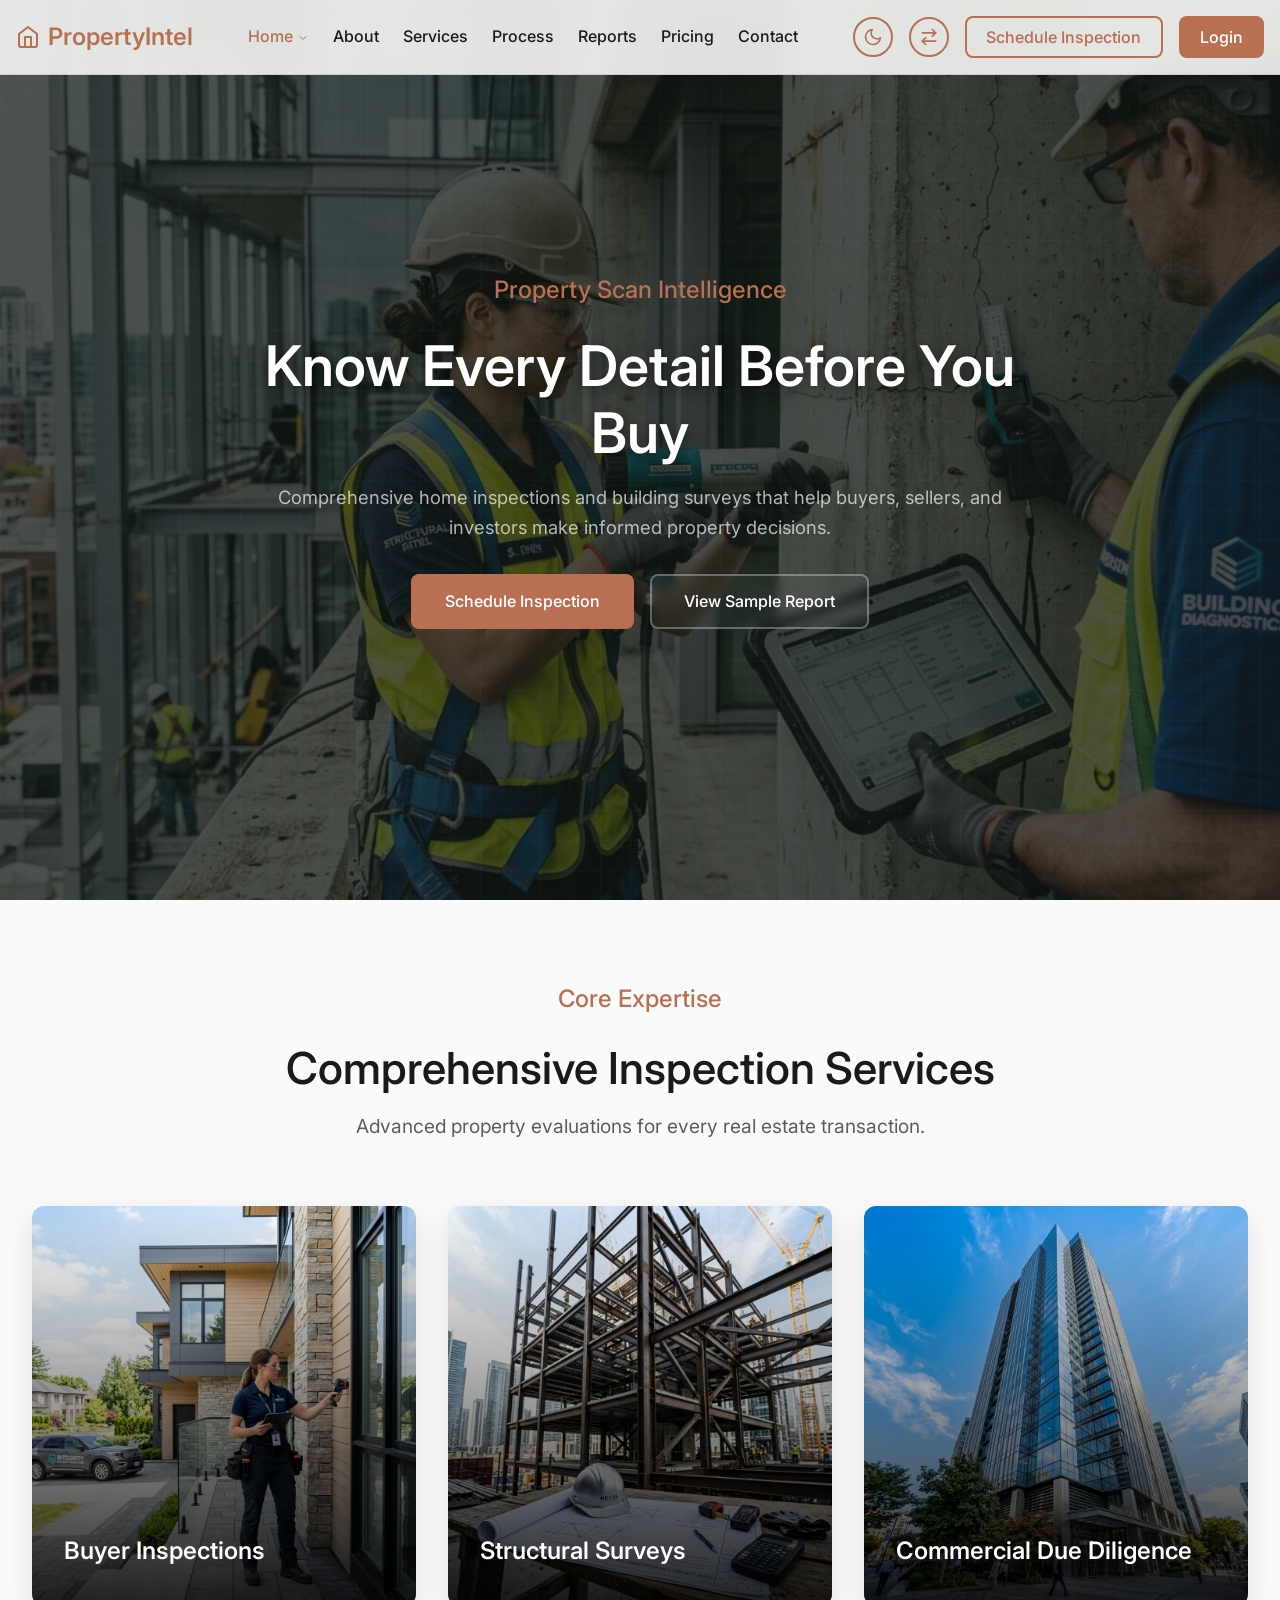
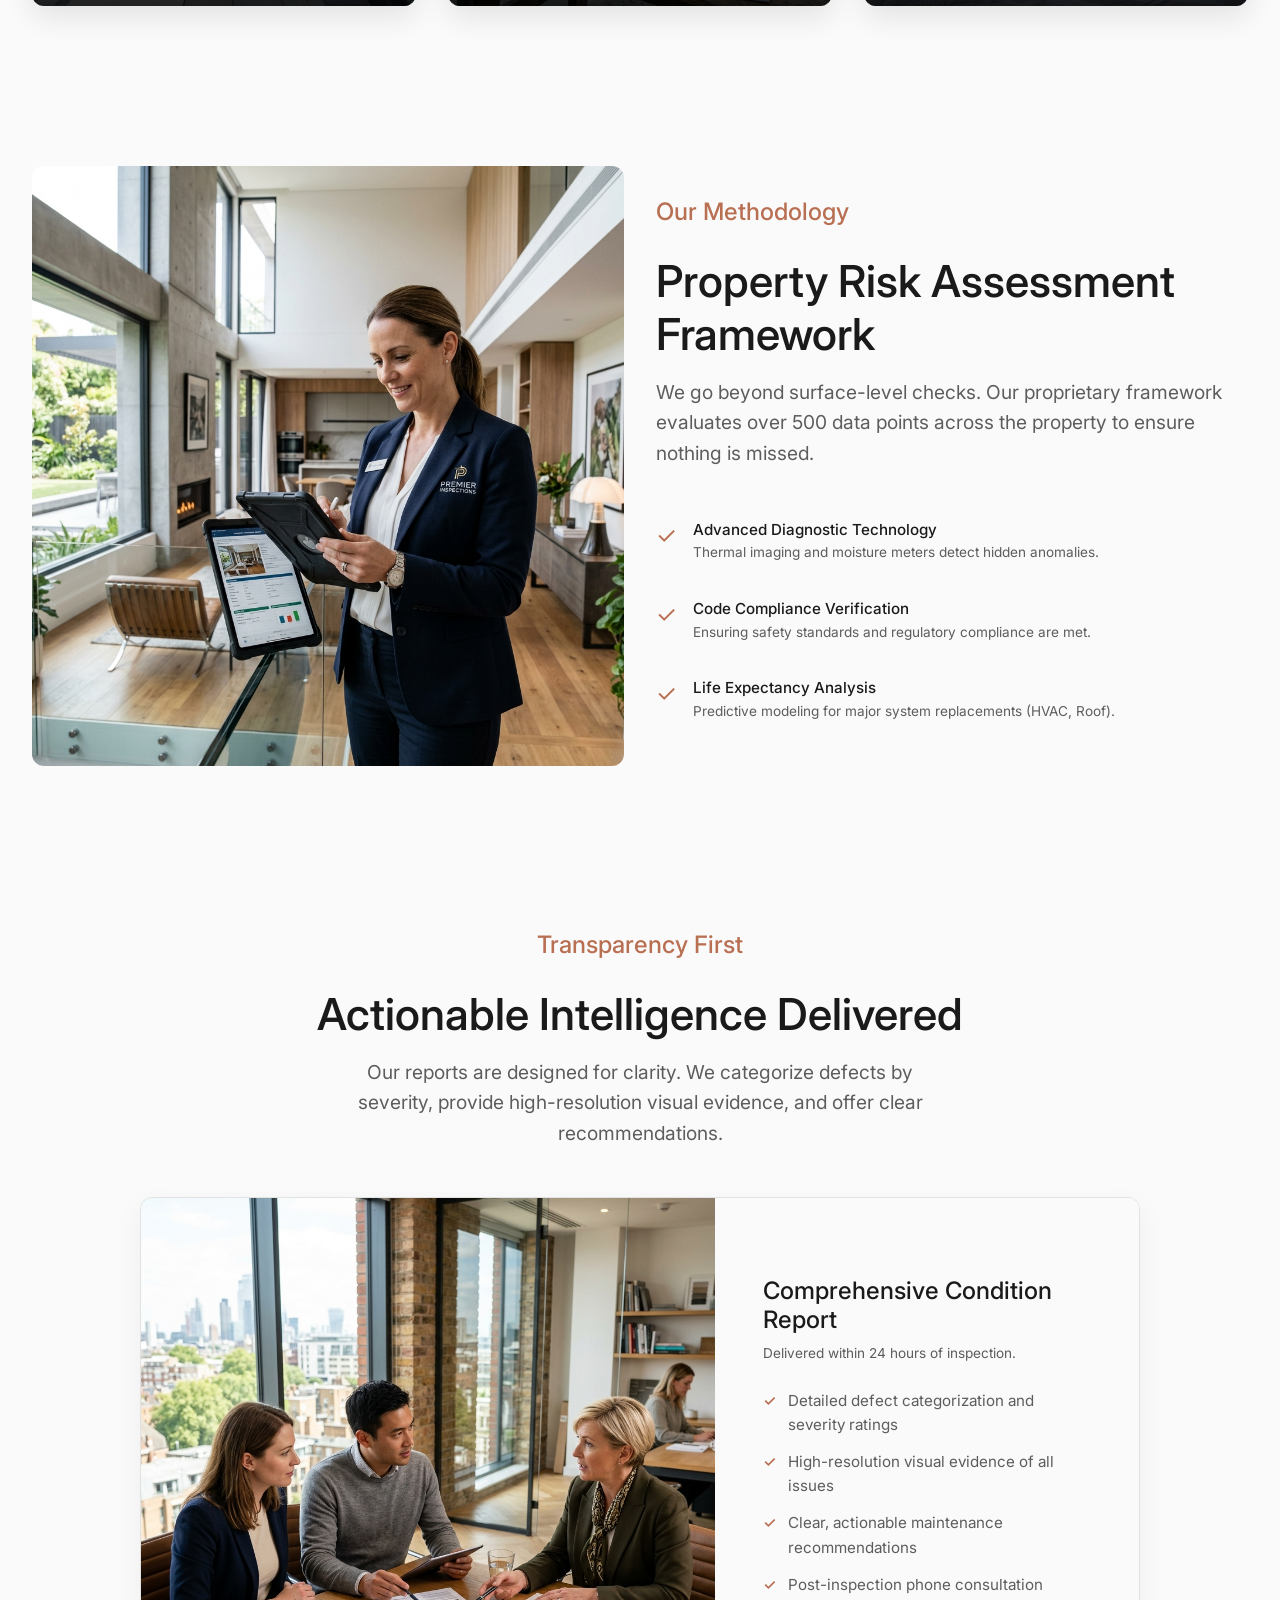
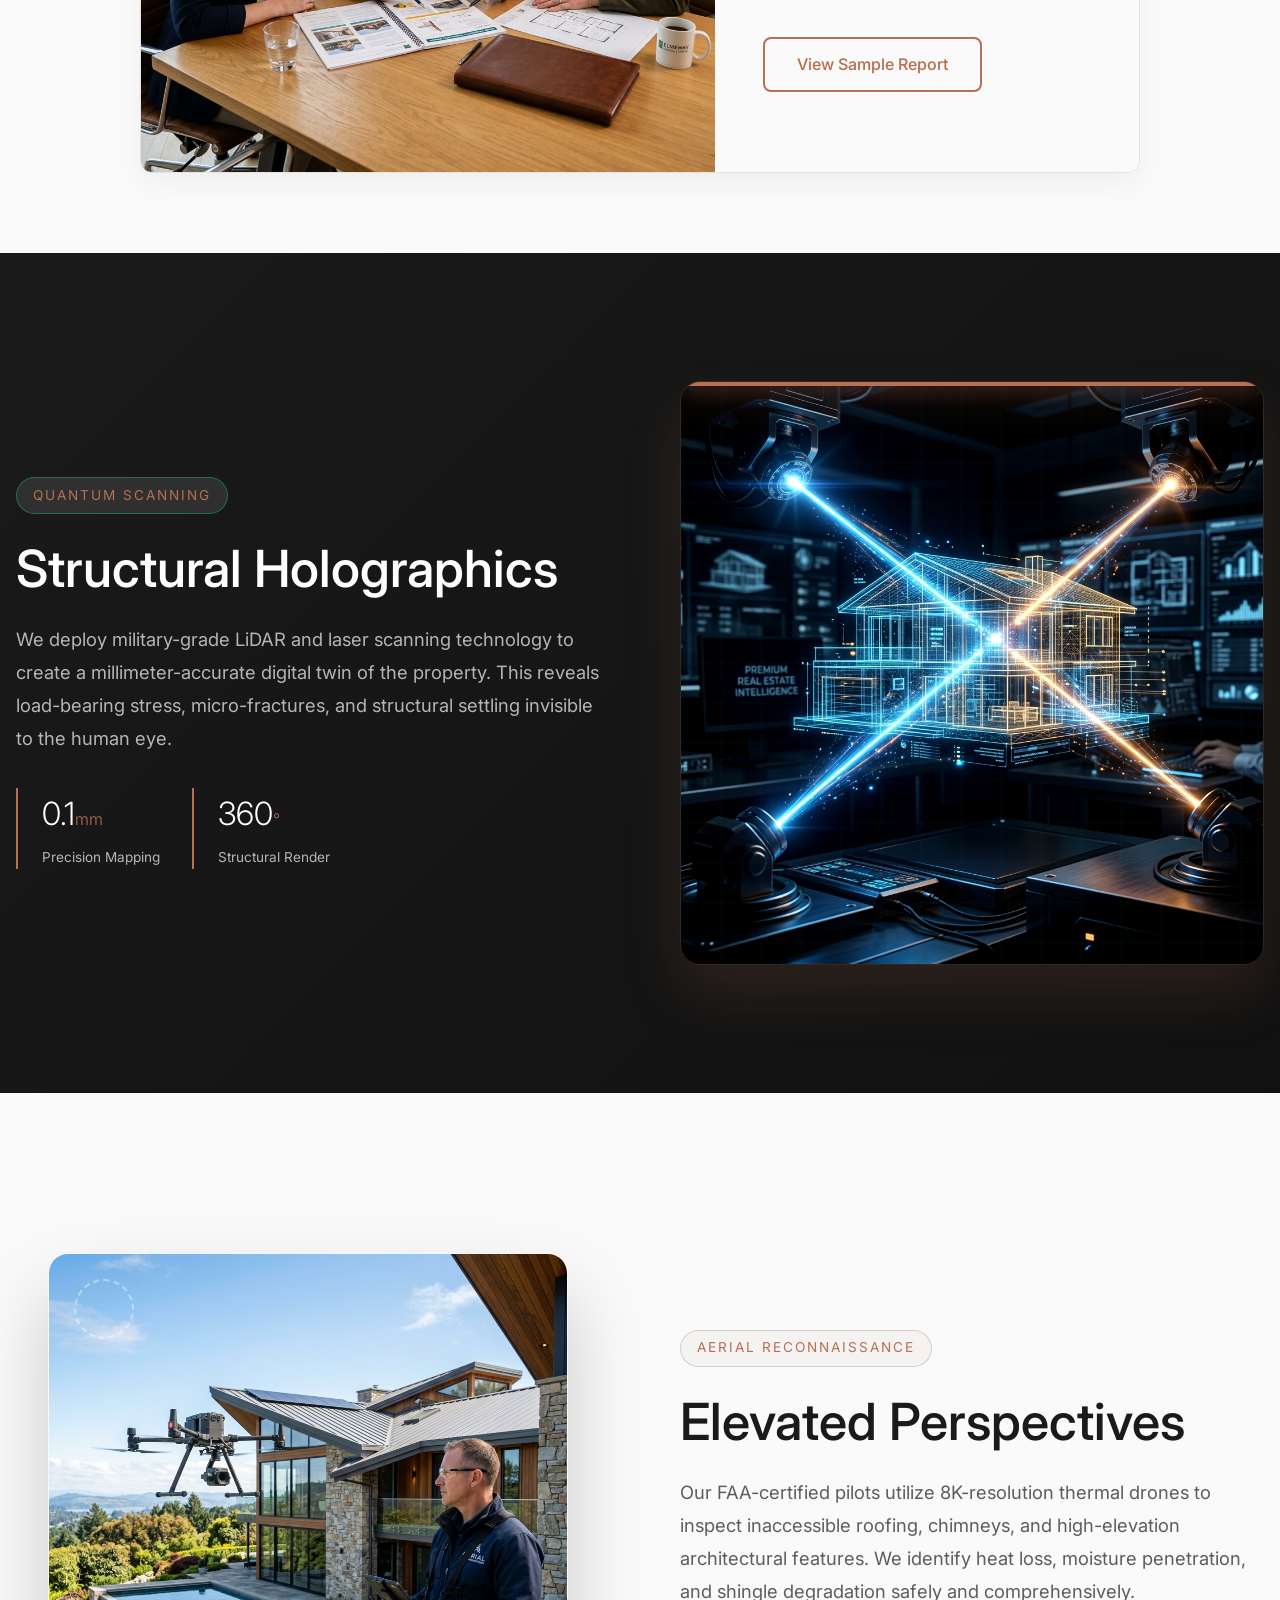
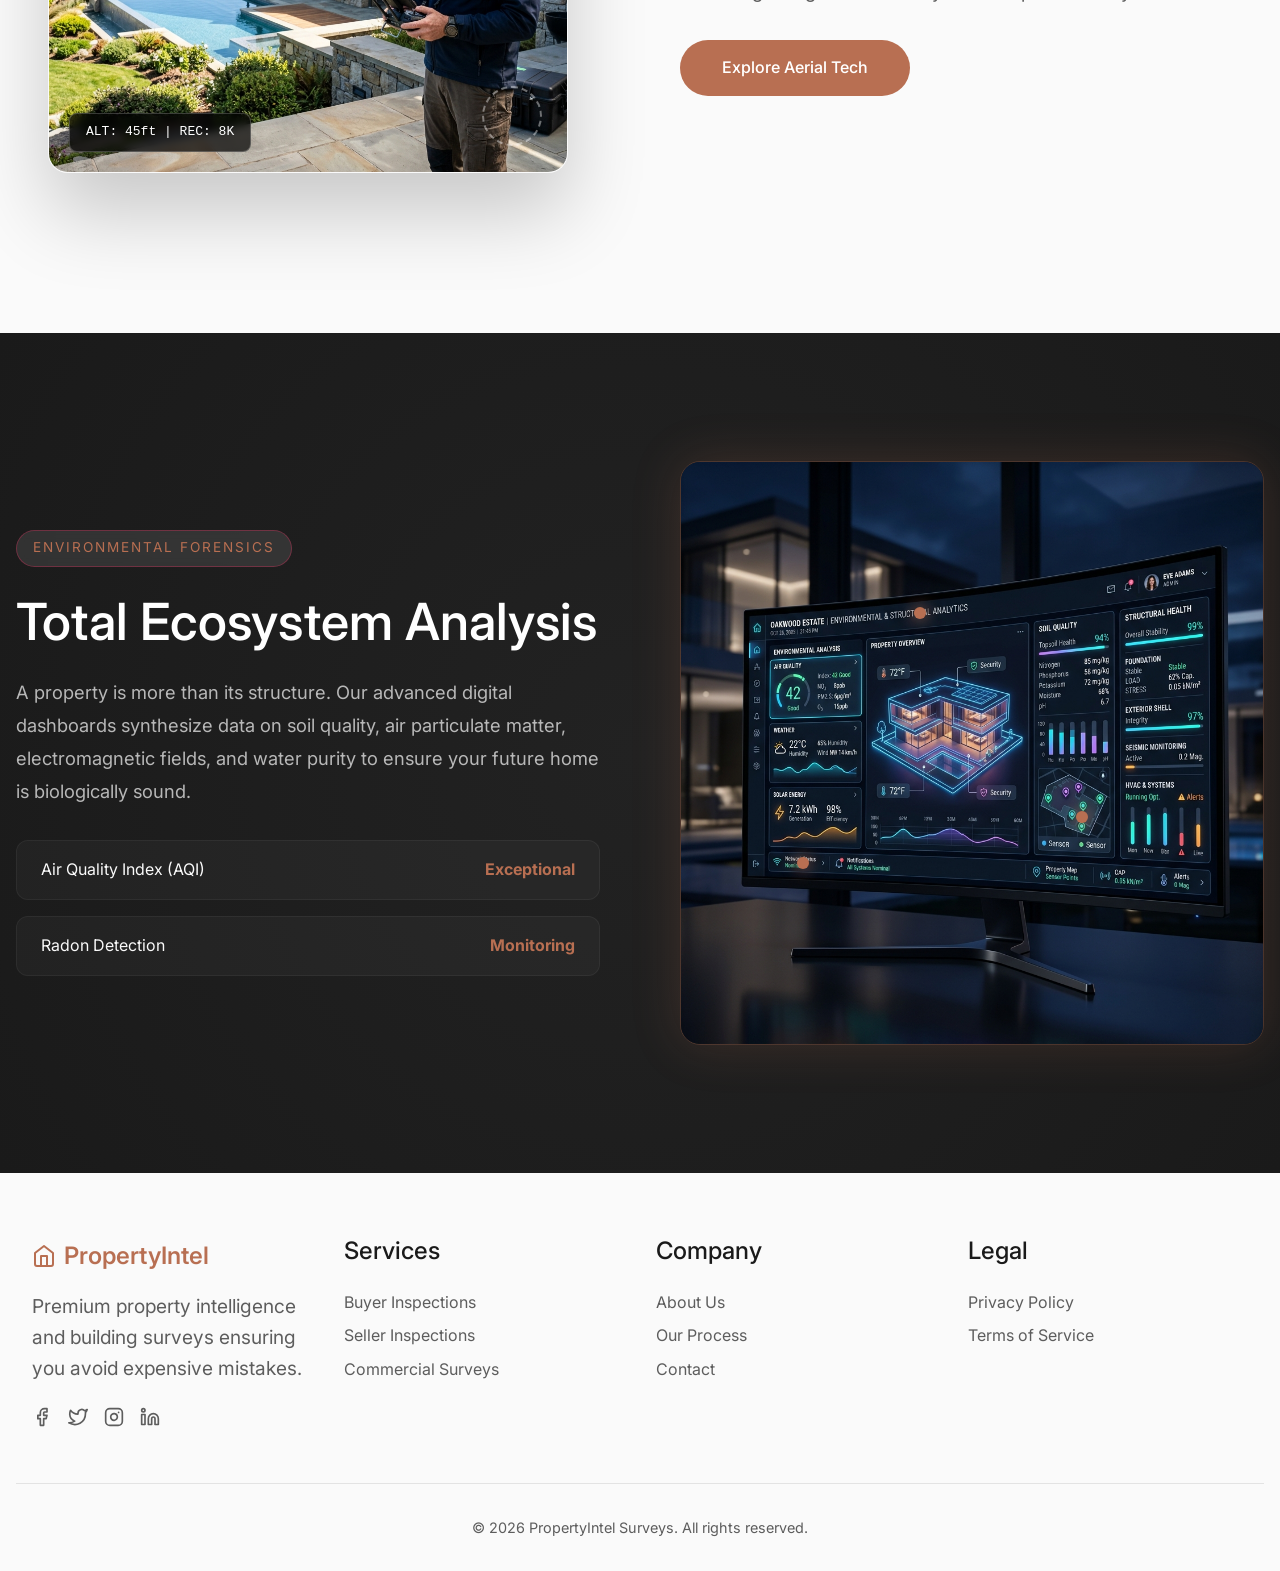
<file: index.html>
<!DOCTYPE html>
<html lang="en">
<head>
    <meta charset="UTF-8">
    <meta name="viewport" content="width=device-width, initial-scale=1.0">
    <title>Home Inspection & Building Survey Service | Premium Intelligence</title>
    <meta name="description" content="Comprehensive home inspections and building surveys helping buyers, sellers, and investors make informed property decisions.">
    <link rel="stylesheet" href="assets/css/style.css?v=2">
    <link rel="stylesheet" href="assets/css/dark-mode.css">
    <link rel="stylesheet" href="assets/css/rtl.css">
    <link rel="icon" type="image/svg+xml" href="assets/images/favicon.svg">
</head>
<body>

    <!-- Premium Floating Navbar -->
    <nav class="navbar">
        <div class="container">
            <a href="index.html" class="navbar-brand">
                <svg width="24" height="24" viewBox="0 0 24 24" fill="none" stroke="currentColor" stroke-width="2" stroke-linecap="round" stroke-linejoin="round">
                    <path d="M3 9l9-7 9 7v11a2 2 0 0 1-2 2H5a2 2 0 0 1-2-2z"></path>
                    <polyline points="9 22 9 12 15 12 15 22"></polyline>
                </svg>
                PropertyIntel
            </a>
            <ul class="nav-links">
                <li class="dropdown">
                    <a href="#" onclick="event.preventDefault();" style="color: var(--property-sage);">
                        Home
                        <svg width="12" height="12" viewBox="0 0 24 24" fill="none" stroke="currentColor" stroke-width="2" stroke-linecap="round" stroke-linejoin="round" style="margin-top:2px;"><polyline points="6 9 12 15 18 9"></polyline></svg>
                    </a>
                    <ul class="dropdown-menu">
                        <li><a href="index.html" style="color: var(--property-sage);">Home 1</a></li>
                        <li><a href="home-2.html">Home 2</a></li>
                    </ul>
                </li>
                <li><a href="about.html">About</a></li>
                <li><a href="services.html">Services</a></li>
                <li><a href="inspection-process.html">Process</a></li>
                <li><a href="sample-reports.html">Reports</a></li>
                <li><a href="pricing.html">Pricing</a></li>
                <li><a href="contact.html">Contact</a></li>
                <li class="mobile-only-toggles" style="display: flex; gap: 1.5rem; justify-content: center; margin-top: 1rem; padding-top: 1rem; border-top: 1px solid var(--border);">
                    <button class="btn btn-secondary btn-icon theme-toggle" title="Toggle Dark Mode" style="border: 1px solid var(--border);">
                        <svg width="24" height="24" viewBox="0 0 24 24" fill="none" stroke="currentColor" stroke-width="2" stroke-linecap="round" stroke-linejoin="round" class="icon-moon"><path d="M21 12.79A9 9 0 1 1 11.21 3 7 7 0 0 0 21 12.79z"></path></svg>
                        <svg width="24" height="24" viewBox="0 0 24 24" fill="none" stroke="currentColor" stroke-width="2" stroke-linecap="round" stroke-linejoin="round" class="icon-sun"><circle cx="12" cy="12" r="5"></circle><line x1="12" y1="1" x2="12" y2="3"></line><line x1="12" y1="21" x2="12" y2="23"></line><line x1="4.22" y1="4.22" x2="5.64" y2="5.64"></line><line x1="18.36" y1="18.36" x2="19.78" y2="19.78"></line><line x1="1" y1="12" x2="3" y2="12"></line><line x1="21" y1="12" x2="23" y2="12"></line><line x1="4.22" y1="19.78" x2="5.64" y2="18.36"></line><line x1="18.36" y1="5.64" x2="19.78" y2="4.22"></line></svg>
                    </button>
                    <button class="btn btn-secondary btn-icon rtl-toggle" title="Toggle RTL" style="border: 1px solid var(--border);">
                        <svg width="24" height="24" viewBox="0 0 24 24" fill="none" stroke="currentColor" stroke-width="2" stroke-linecap="round" stroke-linejoin="round" class="icon-rtl"><path d="m16 3 4 4-4 4"/><path d="M20 7H4"/><path d="m8 21-4-4 4-4"/><path d="M4 17h16"/></svg>
                        <svg width="24" height="24" viewBox="0 0 24 24" fill="none" stroke="currentColor" stroke-width="2" stroke-linecap="round" stroke-linejoin="round" class="icon-ltr"><path d="m8 3-4 4 4 4"/><path d="M4 7h16"/><path d="m16 21 4-4-4-4"/><path d="M20 17H4"/></svg>
                    </button>
                </li>
                <li class="mobile-only-cta" style="margin-top: 1rem; margin-bottom: 1rem;">
                    <a href="schedule-inspection.html" class="btn btn-secondary" style="width: 100%; text-align: center; margin-bottom: 0.5rem;">Schedule Inspection</a>
                    <a href="login.html" class="btn btn-primary" style="width: 100%; text-align: center;">Login</a>
                </li>
            </ul>
                        <div class="nav-actions">
                <button id="theme-toggle" class="btn btn-secondary btn-icon" title="Toggle Dark Mode">
                    <svg width="20" height="20" viewBox="0 0 24 24" fill="none" stroke="currentColor" stroke-width="2" stroke-linecap="round" stroke-linejoin="round" class="icon-moon"><path d="M21 12.79A9 9 0 1 1 11.21 3 7 7 0 0 0 21 12.79z"></path></svg>
                    <svg width="20" height="20" viewBox="0 0 24 24" fill="none" stroke="currentColor" stroke-width="2" stroke-linecap="round" stroke-linejoin="round" class="icon-sun"><circle cx="12" cy="12" r="5"></circle><line x1="12" y1="1" x2="12" y2="3"></line><line x1="12" y1="21" x2="12" y2="23"></line><line x1="4.22" y1="4.22" x2="5.64" y2="5.64"></line><line x1="18.36" y1="18.36" x2="19.78" y2="19.78"></line><line x1="1" y1="12" x2="3" y2="12"></line><line x1="21" y1="12" x2="23" y2="12"></line><line x1="4.22" y1="19.78" x2="5.64" y2="18.36"></line><line x1="18.36" y1="5.64" x2="19.78" y2="4.22"></line></svg>
                </button>
                <button id="rtl-toggle" class="btn btn-secondary btn-icon" title="Toggle RTL">
                    <svg width="20" height="20" viewBox="0 0 24 24" fill="none" stroke="currentColor" stroke-width="2" stroke-linecap="round" stroke-linejoin="round" class="icon-rtl"><path d="m16 3 4 4-4 4"/><path d="M20 7H4"/><path d="m8 21-4-4 4-4"/><path d="M4 17h16"/></svg>
                    <svg width="20" height="20" viewBox="0 0 24 24" fill="none" stroke="currentColor" stroke-width="2" stroke-linecap="round" stroke-linejoin="round" class="icon-ltr"><path d="m8 3-4 4 4 4"/><path d="M4 7h16"/><path d="m16 21 4-4-4-4"/><path d="M20 17H4"/></svg>
                </button>
                <a href="schedule-inspection.html" class="btn btn-secondary">Schedule Inspection</a>
                <a href="login.html" class="btn btn-primary">Login</a>
                <button class="menu-toggle">☰</button>
            </div>
        </div>
    </nav>

    <!-- Hero Section -->
    <section class="hero-section" style="position: relative; padding: 10rem 0; display: flex; align-items: center; justify-content: center; overflow: hidden; background-color: var(--slate-charcoal);">
        <!-- Animated Background Image -->
        <div style="position: absolute; inset: 0; background-image: url('assets/images/structural_survey_1781869583652.png'); background-size: cover; background-position: center; animation: kenBurns 25s linear infinite alternate; z-index: 0;"></div>
        
        <!-- Dark Overlay for text readability -->
        <div style="position: absolute; inset: 0; background: rgba(18, 24, 21, 0.75); z-index: 1;"></div>
        
        <!-- Animated Scanner & Data Grid -->
        <div style="position: absolute; inset: 0; background: linear-gradient(rgba(0,255,204,0.03) 1px, transparent 1px), linear-gradient(90deg, rgba(0,255,204,0.03) 1px, transparent 1px); background-size: 30px 30px; animation: gridMove 20s linear infinite; z-index: 1; pointer-events: none;"></div>
        <div style="position: absolute; top: 0; left: 0; width: 100%; height: 3px; background: rgba(184, 111, 82, 0.2); box-shadow: 0 0 20px rgba(184, 111, 82, 0.4); animation: scanLine 8s ease-in-out infinite; z-index: 1; pointer-events: none;"></div>

        <div class="container" style="position: relative; z-index: 2; text-align: center; max-width: 800px;">
            <div class="hero-content">
                <span class="subheading" style="color: var(--copper-clay); border-color: var(--copper-clay);">Property Scan Intelligence</span>
                <h1 style="color: #ffffff; text-shadow: 0 4px 15px rgba(0,0,0,0.5);">Know Every Detail Before You Buy</h1>
                <p style="color: var(--soft-stone); font-size: 1.15rem; margin-bottom: 2rem;">Comprehensive home inspections and building surveys that help buyers, sellers, and investors make informed property decisions.</p>
                <div class="card-actions" style="margin-top: 2rem; justify-content: center; display: flex; gap: 1rem;">
                    <a href="schedule-inspection.html" class="btn btn-primary">Schedule Inspection</a>
                    <a href="sample-reports.html" class="btn btn-secondary" style="border-color: rgba(255,255,255,0.3); color: #fff; background: rgba(255,255,255,0.05); backdrop-filter: blur(5px);">View Sample Report</a>
                </div>
            </div>
        </div>
    </section>

    <!-- Inspection Services Overview -->
    <section class="bg-secondary" id="services">
        <div class="container">
            <div class="text-center" style="margin-bottom: 4rem;">
                <span class="subheading">Core Expertise</span>
                <h2>Comprehensive Inspection Services</h2>
                <p>Advanced property evaluations for every real estate transaction.</p>
            </div>
            <div class="grid grid-3 odd-cards">
                <div class="premium-card">
                    <img src="assets/images/buyer_inspection.png" alt="Buyer Inspections" class="premium-card-bg">
                    <div class="premium-card-overlay"></div>
                    <div class="premium-card-content">
                        <h4 class="premium-card-title">Buyer Inspections</h4>
                        <div class="premium-card-reveal">
                            <p class="premium-card-text">Uncover hidden defects before finalizing your purchase with our deep-dive property condition assessments.</p>
                            <a href="service-details.html" class="btn premium-btn-outline">Learn More</a>
                        </div>
                    </div>
                </div>
                <div class="premium-card">
                    <img src="assets/images/structural_survey.png" alt="Structural Surveys" class="premium-card-bg">
                    <div class="premium-card-overlay"></div>
                    <div class="premium-card-content">
                        <h4 class="premium-card-title">Structural Surveys</h4>
                        <div class="premium-card-reveal">
                            <p class="premium-card-text">Detailed analysis of foundation, roofing, and load-bearing elements by certified structural experts.</p>
                            <a href="service-details.html" class="btn premium-btn-outline">Learn More</a>
                        </div>
                    </div>
                </div>
                <div class="premium-card">
                    <img src="assets/images/commercial_due_diligence.png" alt="Commercial Due Diligence" class="premium-card-bg">
                    <div class="premium-card-overlay"></div>
                    <div class="premium-card-content">
                        <h4 class="premium-card-title">Commercial Due Diligence</h4>
                        <div class="premium-card-reveal">
                            <p class="premium-card-text">Comprehensive risk assessment for investors and corporate property acquisitions.</p>
                            <a href="service-details.html" class="btn premium-btn-outline">Learn More</a>
                        </div>
                    </div>
                </div>
            </div>
        </div>
    </section>

    <!-- Property Risk Assessment Framework -->
    <section>
        <div class="container grid grid-2" style="align-items: stretch;">
            <div class="animate-on-scroll" style="position: relative; border-radius: var(--border-radius); overflow: hidden; min-height: 400px; height: 100%;">
                <img src="assets/images/inspector_tablet_1781869563510.png" alt="Inspector Reviewing Data" style="width: 100%; height: 100%; object-fit: cover;">
            </div>
            <div style="display: flex; flex-direction: column; justify-content: center;">
                <span class="subheading">Our Methodology</span>
                <h2>Property Risk Assessment Framework</h2>
                <p>We go beyond surface-level checks. Our proprietary framework evaluates over 500 data points across the property to ensure nothing is missed.</p>
                <ul class="methodology-list" style="list-style: none; margin-top: 2rem;">
                    <li style="margin-bottom: 1rem; display: flex; gap: 1rem; align-items: flex-start;">
                        <span style="color: var(--property-sage); font-size: 1.5rem;">✓</span>
                        <div>
                            <span class="label">Advanced Diagnostic Technology</span>
                            <p class="caption">Thermal imaging and moisture meters detect hidden anomalies.</p>
                        </div>
                    </li>
                    <li style="margin-bottom: 1rem; display: flex; gap: 1rem; align-items: flex-start;">
                        <span style="color: var(--property-sage); font-size: 1.5rem;">✓</span>
                        <div>
                            <span class="label">Code Compliance Verification</span>
                            <p class="caption">Ensuring safety standards and regulatory compliance are met.</p>
                        </div>
                    </li>
                    <li style="display: flex; gap: 1rem; align-items: flex-start;">
                        <span style="color: var(--property-sage); font-size: 1.5rem;">✓</span>
                        <div>
                            <span class="label">Life Expectancy Analysis</span>
                            <p class="caption">Predictive modeling for major system replacements (HVAC, Roof).</p>
                        </div>
                    </li>
                </ul>
            </div>
        </div>
    </section>

    <!-- Sample Report Showcase -->
    <section class="bg-secondary text-center">
        <div class="container">
            <span class="subheading">Transparency First</span>
            <h2>Actionable Intelligence Delivered</h2>
            <p style="max-width: 600px; margin: 0 auto 3rem auto;">Our reports are designed for clarity. We categorize defects by severity, provide high-resolution visual evidence, and offer clear recommendations.</p>
            <div style="border: 1px solid var(--border); border-radius: var(--border-radius); overflow: hidden; max-width: 1000px; margin: 0 auto; box-shadow: 0 10px 30px rgba(0,0,0,0.05); display: flex; flex-wrap: wrap; align-items: stretch;">
                <div style="flex: 1 1 500px; min-height: 300px;">
                    <img src="assets/images/buyers_review_1781869599172.png" alt="Report Review" style="width: 100%; height: 100%; object-fit: cover; display: block;">
                </div>
                <div class="report-content" style="flex: 1 1 350px; background: var(--card-background); padding: 3rem; display: flex; flex-direction: column; justify-content: center;">
                    <h4 style="margin: 0 0 0.5rem 0; font-size: 1.5rem;">Comprehensive Condition Report</h4>
                    <p class="caption" style="margin-bottom: 1.5rem;">Delivered within 24 hours of inspection.</p>
                    <ul class="methodology-list" style="list-style: none; margin-bottom: 2.5rem; padding: 0; display: flex; flex-direction: column; gap: 0.8rem; color: var(--text-secondary); font-size: 0.95rem;">
                        <li style="display: flex; align-items: flex-start; gap: 0.75rem;"><span style="color: var(--property-sage); font-weight: 550;">✓</span> Detailed defect categorization and severity ratings</li>
                        <li style="display: flex; align-items: flex-start; gap: 0.75rem;"><span style="color: var(--property-sage); font-weight: 550;">✓</span> High-resolution visual evidence of all issues</li>
                        <li style="display: flex; align-items: flex-start; gap: 0.75rem;"><span style="color: var(--property-sage); font-weight: 550;">✓</span> Clear, actionable maintenance recommendations</li>
                        <li style="display: flex; align-items: flex-start; gap: 0.75rem;"><span style="color: var(--property-sage); font-weight: 550;">✓</span> Post-inspection phone consultation</li>
                    </ul>
                    <a href="sample-reports.html" class="btn btn-secondary">View Sample Report</a>
                </div>
            </div>
        </div>
    </section>

    <!-- Premium Animations for New Sections -->
    <style>
        .premium-section-1 {
            padding: 8rem 0;
            background: linear-gradient(135deg, #1A1A1A 0%, #111 100%);
            position: relative;
            overflow: hidden;
            color: #FAFAFA;
        }
        .premium-section-2 {
            padding: 8rem 0;
            background: var(--secondary-background);
            position: relative;
            overflow: hidden;
        }
        .premium-section-3 {
            padding: 8rem 0;
            background: radial-gradient(circle at center, #222 0%, #1A1A1A 100%);
            position: relative;
            overflow: hidden;
            color: #FAFAFA;
        }
        
        /* Unique Animation 1: Laser Scan */
        .laser-scan-container {
            position: relative;
            border-radius: 20px;
            overflow: hidden;
            box-shadow: 0 30px 60px rgba(184, 111, 82, 0.15);
            border: 1px solid rgba(184, 111, 82, 0.2);
        }
        .laser-line {
            position: absolute;
            top: 0;
            left: 0;
            width: 100%;
            height: 4px;
            background: var(--copper-clay);
            box-shadow: 0 0 20px var(--copper-clay), 0 0 40px var(--copper-clay);
            animation: laserSweep 4s ease-in-out infinite alternate;
            z-index: 2;
        }
        @keyframes laserSweep {
            0% { top: 0; opacity: 0; }
            10% { opacity: 1; }
            90% { opacity: 1; }
            100% { top: 100%; opacity: 0; }
        }

        /* Unique Animation 2: Drone Float */
        .drone-float-container {
            position: relative;
            border-radius: 20px;
            overflow: hidden;
            box-shadow: 0 40px 80px rgba(0,0,0,0.2);
            animation: droneHover 6s ease-in-out infinite;
            border: 1px solid rgba(255, 255, 255, 0.05);
        }
        @keyframes droneHover {
            0%, 100% { transform: translateY(0) rotate(0deg); }
            50% { transform: translateY(-20px) rotate(1deg); }
        }
        .propeller-spin {
            position: absolute;
            width: 60px;
            height: 60px;
            border: 2px dashed rgba(255,255,255,0.4);
            border-radius: 50%;
            animation: spin 0.5s linear infinite;
            pointer-events: none;
        }
        @keyframes spin { 100% { transform: rotate(360deg); } }

        /* Unique Animation 3: Dashboard Pulse */
        .dashboard-pulse-container {
            position: relative;
            border-radius: 20px;
            overflow: hidden;
            box-shadow: 0 0 50px rgba(184, 111, 82, 0.2);
            border: 1px solid rgba(184, 111, 82, 0.3);
            animation: dashboardBreathe 4s infinite alternate;
        }
        @keyframes dashboardBreathe {
            0% { box-shadow: 0 0 30px rgba(184, 111, 82, 0.1); transform: scale(0.99); }
            100% { box-shadow: 0 0 80px rgba(184, 111, 82, 0.4); transform: scale(1.01); }
        }
        .data-node {
            position: absolute;
            width: 12px;
            height: 12px;
            background: var(--copper-clay);
            border-radius: 50%;
            box-shadow: 0 0 15px var(--copper-clay);
            animation: nodePulse 2s infinite;
        }
        @keyframes nodePulse {
            0%, 100% { transform: scale(1); opacity: 0.5; }
            50% { transform: scale(1.5); opacity: 1; }
        }

        .badge-premium {
            display: inline-block;
            padding: 0.4rem 1rem;
            background: rgba(255, 255, 255, 0.1);
            border: 1px solid rgba(255, 255, 255, 0.2);
            border-radius: 50px;
            font-size: 0.85rem;
            letter-spacing: 2px;
            text-transform: uppercase;
            margin-bottom: 1.5rem;
            backdrop-filter: blur(5px);
        }
    </style>

    <!-- Unique Section 1: Holographic Structural Scan -->
    <section class="premium-section-1">
        <div class="container grid grid-2" style="align-items: center; gap: 5rem;">
            <div>
                <span class="badge-premium" style="color: var(--copper-clay); border-color: rgba(0,255,204,0.3);">Quantum Scanning</span>
                <h2 style="font-size: clamp(2.5rem, 4vw, 3.5rem); margin-bottom: 1.5rem; color: #fff;">Structural Holographics</h2>
                <p style="font-size: 1.15rem; line-height: 1.8; color: var(--soft-stone); margin-bottom: 2rem;">
                    We deploy military-grade LiDAR and laser scanning technology to create a millimeter-accurate digital twin of the property. This reveals load-bearing stress, micro-fractures, and structural settling invisible to the human eye.
                </p>
                <div class="stats-container" style="display: flex; gap: 2rem;">
                    <div style="border-left: 2px solid var(--copper-clay); padding-left: 1.5rem;">
                        <div style="font-size: 2rem; color: #fff; margin-bottom: 0.5rem; font-weight: 300;">0.1<span style="font-size: 1rem; color: var(--copper-clay);">mm</span></div>
                        <div class="caption" style="color: var(--soft-stone);">Precision Mapping</div>
                    </div>
                    <div style="border-left: 2px solid var(--copper-clay); padding-left: 1.5rem;">
                        <div style="font-size: 2rem; color: #fff; margin-bottom: 0.5rem; font-weight: 300;">360<span style="font-size: 1rem; color: var(--copper-clay);">°</span></div>
                        <div class="caption" style="color: var(--soft-stone);">Structural Render</div>
                    </div>
                </div>
            </div>
            <div class="laser-scan-container">
                <div class="laser-line"></div>
                <img src="assets/images/hologram_house_scan.png" alt="Holographic House Scan" style="width: 100%; display: block; filter: contrast(1.1);">
                <!-- Animated Grid Overlay -->
                <div style="position: absolute; inset: 0; background: linear-gradient(rgba(0,255,204,0.1) 1px, transparent 1px), linear-gradient(90deg, rgba(0,255,204,0.1) 1px, transparent 1px); background-size: 40px 40px; pointer-events: none; opacity: 0.3;"></div>
            </div>
        </div>
    </section>

    <!-- Unique Section 2: Aerial Drone Recon -->
    <section class="premium-section-2">
        <div class="container grid grid-2" style="align-items: center; gap: 5rem;">
            <div style="order: 2;">
                <span class="badge-premium" style="color: var(--copper-clay); border-color: rgba(144,116,92,0.3); background: rgba(144,116,92,0.05);">Aerial Reconnaissance</span>
                <h2 style="font-size: clamp(2.5rem, 4vw, 3.5rem); margin-bottom: 1.5rem;">Elevated Perspectives</h2>
                <p style="font-size: 1.15rem; line-height: 1.8; color: var(--text-secondary); margin-bottom: 2rem;">
                    Our FAA-certified pilots utilize 8K-resolution thermal drones to inspect inaccessible roofing, chimneys, and high-elevation architectural features. We identify heat loss, moisture penetration, and shingle degradation safely and comprehensively.
                </p>
                <a href="service-details.html" class="btn btn-primary" style="padding: 1rem 2.5rem; border-radius: 50px;">Explore Aerial Tech</a>
            </div>
            <div style="order: 1; position: relative; padding: 2rem;">
                <div class="drone-float-container">
                    <img src="assets/images/drone_inspection.png" alt="Drone Inspection" style="width: 100%; display: block;">
                    <!-- Subtle UI Elements on Image -->
                    <div style="position: absolute; bottom: 20px; left: 20px; background: rgba(0,0,0,0.7); color: #fff; padding: 0.5rem 1rem; border-radius: 8px; font-family: monospace; border: 1px solid rgba(255,255,255,0.2); backdrop-filter: blur(4px);">ALT: 45ft | REC: 8K</div>
                </div>
                <!-- Decorative Propeller Animations -->
                <div class="propeller-spin" style="top: 10%; left: 10%;"></div>
                <div class="propeller-spin" style="bottom: 10%; right: 10%;"></div>
            </div>
        </div>
    </section>

    <!-- Unique Section 3: Environmental Forensics -->
    <section class="premium-section-3">
        <div class="container grid grid-2" style="align-items: center; gap: 5rem;">
            <div>
                <span class="badge-premium" style="color: var(--copper-clay); border-color: rgba(255,51,102,0.3);">Environmental Forensics</span>
                <h2 style="font-size: clamp(2.5rem, 4vw, 3.5rem); margin-bottom: 1.5rem; color: #fff;">Total Ecosystem Analysis</h2>
                <p style="font-size: 1.15rem; line-height: 1.8; color: var(--soft-stone); margin-bottom: 2rem;">
                    A property is more than its structure. Our advanced digital dashboards synthesize data on soil quality, air particulate matter, electromagnetic fields, and water purity to ensure your future home is biologically sound.
                </p>
                <div style="display: flex; flex-direction: column; gap: 1rem;">
                    <div style="background: rgba(255,255,255,0.03); padding: 1rem 1.5rem; border-radius: 12px; border: 1px solid rgba(255,255,255,0.05); display: flex; justify-content: space-between; align-items: center;">
                        <span>Air Quality Index (AQI)</span>
                        <span style="color: var(--copper-clay); font-weight: bold;">Exceptional</span>
                    </div>
                    <div style="background: rgba(255,255,255,0.03); padding: 1rem 1.5rem; border-radius: 12px; border: 1px solid rgba(255,255,255,0.05); display: flex; justify-content: space-between; align-items: center;">
                        <span>Radon Detection</span>
                        <span style="color: var(--copper-clay); font-weight: bold;">Monitoring</span>
                    </div>
                </div>
            </div>
            <div class="dashboard-pulse-container">
                <img src="assets/images/environmental_dashboard.png" alt="Environmental Dashboard" style="width: 100%; display: block;">
                <div class="data-node" style="top: 25%; left: 40%; animation-delay: 0s;"></div>
                <div class="data-node" style="top: 60%; right: 30%; animation-delay: 0.5s;"></div>
                <div class="data-node" style="bottom: 30%; left: 20%; animation-delay: 1s;"></div>
            </div>
        </div>
    </section>

    <!-- Footer -->
        <footer class="site-footer">
        <div class="container grid grid-4">
            <div>
                <a href="index.html" class="navbar-brand" style="margin-bottom: 1rem; padding: 0;">
                    <svg width="24" height="24" viewBox="0 0 24 24" fill="none" stroke="currentColor" stroke-width="2" stroke-linecap="round" stroke-linejoin="round">
                        <path d="M3 9l9-7 9 7v11a2 2 0 0 1-2 2H5a2 2 0 0 1-2-2z"></path>
                        <polyline points="9 22 9 12 15 12 15 22"></polyline>
                    </svg>
                    PropertyIntel
                </a>
                <p>Premium property intelligence and building surveys ensuring you avoid expensive mistakes.</p>
                <div class="footer-socials" style="margin-top: 1.5rem; display: flex; gap: 1rem;">
                    <a href="#" class="footer-social-icon facebook"><svg width="20" height="20" viewBox="0 0 24 24" fill="none" stroke="currentColor" stroke-width="2" stroke-linecap="round" stroke-linejoin="round"><path d="M18 2h-3a5 5 0 0 0-5 5v3H7v4h3v8h4v-8h3l1-4h-4V7a1 1 0 0 1 1-1h3z"></path></svg></a>
                    <a href="#" class="footer-social-icon twitter"><svg width="20" height="20" viewBox="0 0 24 24" fill="none" stroke="currentColor" stroke-width="2" stroke-linecap="round" stroke-linejoin="round"><path d="M23 3a10.9 10.9 0 0 1-3.14 1.53 4.48 4.48 0 0 0-7.86 3v1A10.66 10.66 0 0 1 3 4s-4 9 5 13a11.64 11.64 0 0 1-7 2c9 5 20 0 20-11.5a4.5 4.5 0 0 0-.08-.83A7.72 7.72 0 0 0 23 3z"></path></svg></a>
                    <a href="#" class="footer-social-icon instagram"><svg width="20" height="20" viewBox="0 0 24 24" fill="none" stroke="currentColor" stroke-width="2" stroke-linecap="round" stroke-linejoin="round"><rect x="2" y="2" width="20" height="20" rx="5" ry="5"></rect><path d="M16 11.37A4 4 0 1 1 12.63 8 4 4 0 0 1 16 11.37z"></path><line x1="17.5" y1="6.5" x2="17.51" y2="6.5"></line></svg></a>
                    <a href="#" class="footer-social-icon linkedin"><svg width="20" height="20" viewBox="0 0 24 24" fill="none" stroke="currentColor" stroke-width="2" stroke-linecap="round" stroke-linejoin="round"><path d="M16 8a6 6 0 0 1 6 6v7h-4v-7a2 2 0 0 0-2-2 2 2 0 0 0-2 2v7h-4v-7a6 6 0 0 1 6-6z"></path><rect x="2" y="9" width="4" height="12"></rect><circle cx="4" cy="4" r="2"></circle></svg></a>
                </div>
            </div>
            <div>
                <h5>Services</h5>
                <ul style="list-style: none; padding: 0;">
                    <li style="margin-bottom: 0.5rem;"><a href="services.html" class="footer-link">Buyer Inspections</a></li>
                    <li style="margin-bottom: 0.5rem;"><a href="services.html" class="footer-link">Seller Inspections</a></li>
                    <li style="margin-bottom: 0.5rem;"><a href="services.html" class="footer-link">Commercial Surveys</a></li>
                </ul>
            </div>
            <div>
                <h5>Company</h5>
                <ul style="list-style: none; padding: 0;">
                    <li style="margin-bottom: 0.5rem;"><a href="about.html" class="footer-link">About Us</a></li>
                    <li style="margin-bottom: 0.5rem;"><a href="inspection-process.html" class="footer-link">Our Process</a></li>
                    <li style="margin-bottom: 0.5rem;"><a href="contact.html" class="footer-link">Contact</a></li>
                </ul>
            </div>
            <div>
                <h5>Legal</h5>
                <ul style="list-style: none; padding: 0;">
                    <li style="margin-bottom: 0.5rem;"><a href="#" class="footer-link">Privacy Policy</a></li>
                    <li style="margin-bottom: 0.5rem;"><a href="#" class="footer-link">Terms of Service</a></li>
                </ul>
            </div>
        </div>
        <div class="container" style="margin-top: 3rem; padding-top: 2rem; border-top: 1px solid var(--border); text-align: center; color: var(--text-secondary); font-size: 0.9rem;">
            &copy; 2026 PropertyIntel Surveys. All rights reserved.
        </div>
    </footer>

    <script src="assets/js/main.js"></script>
</body>
</html>
</file>
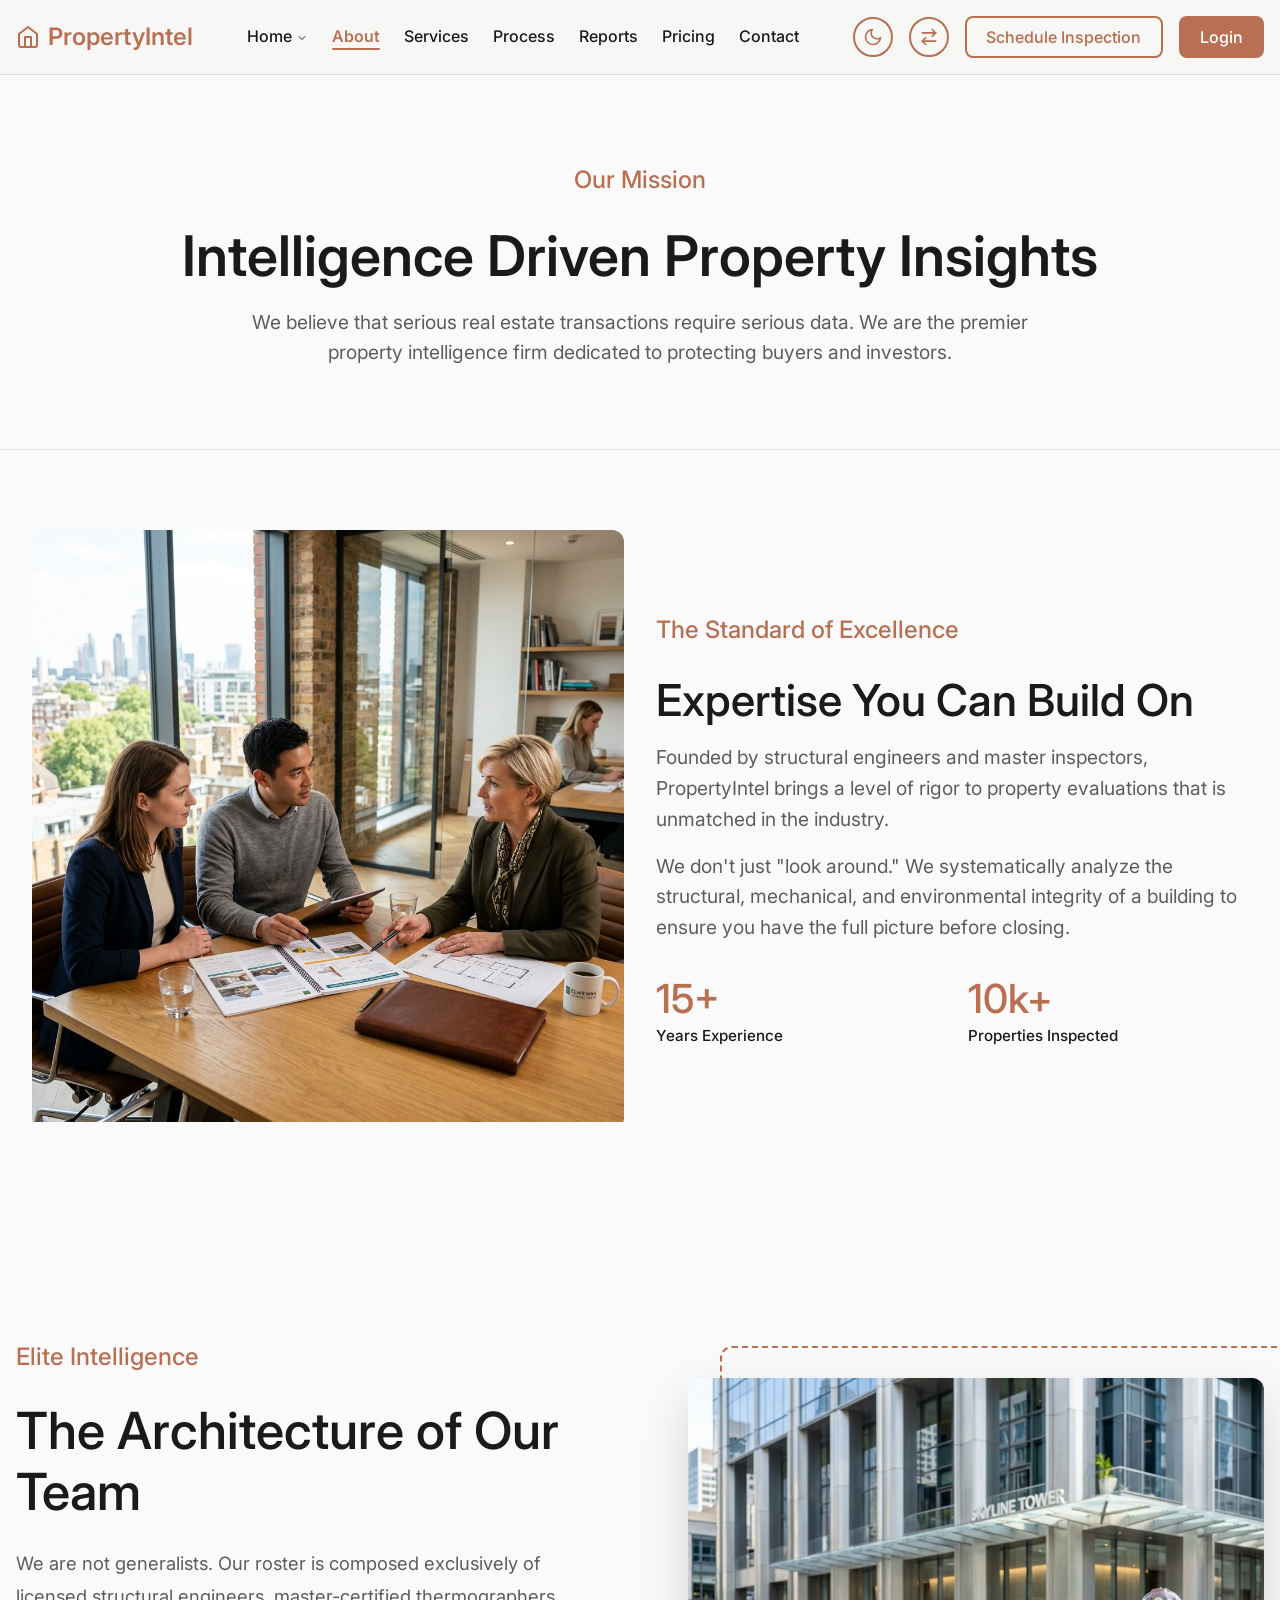
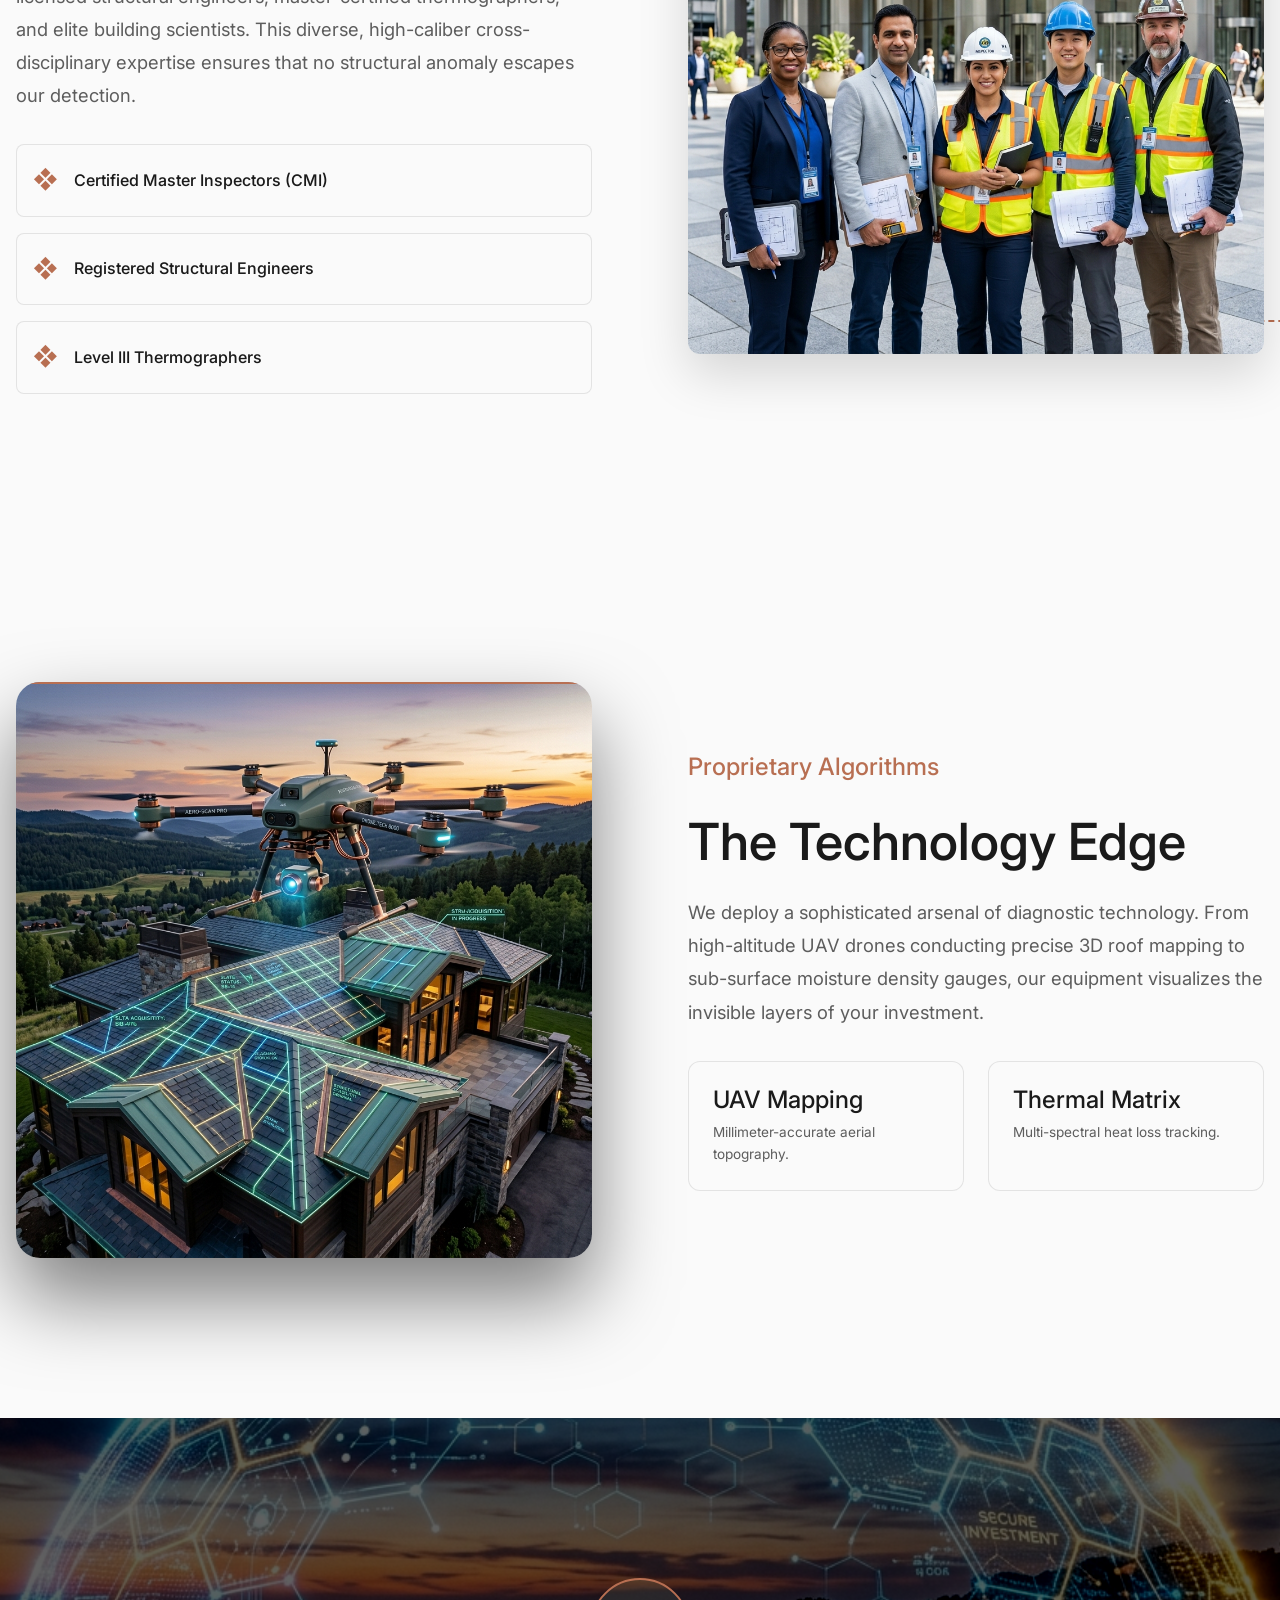
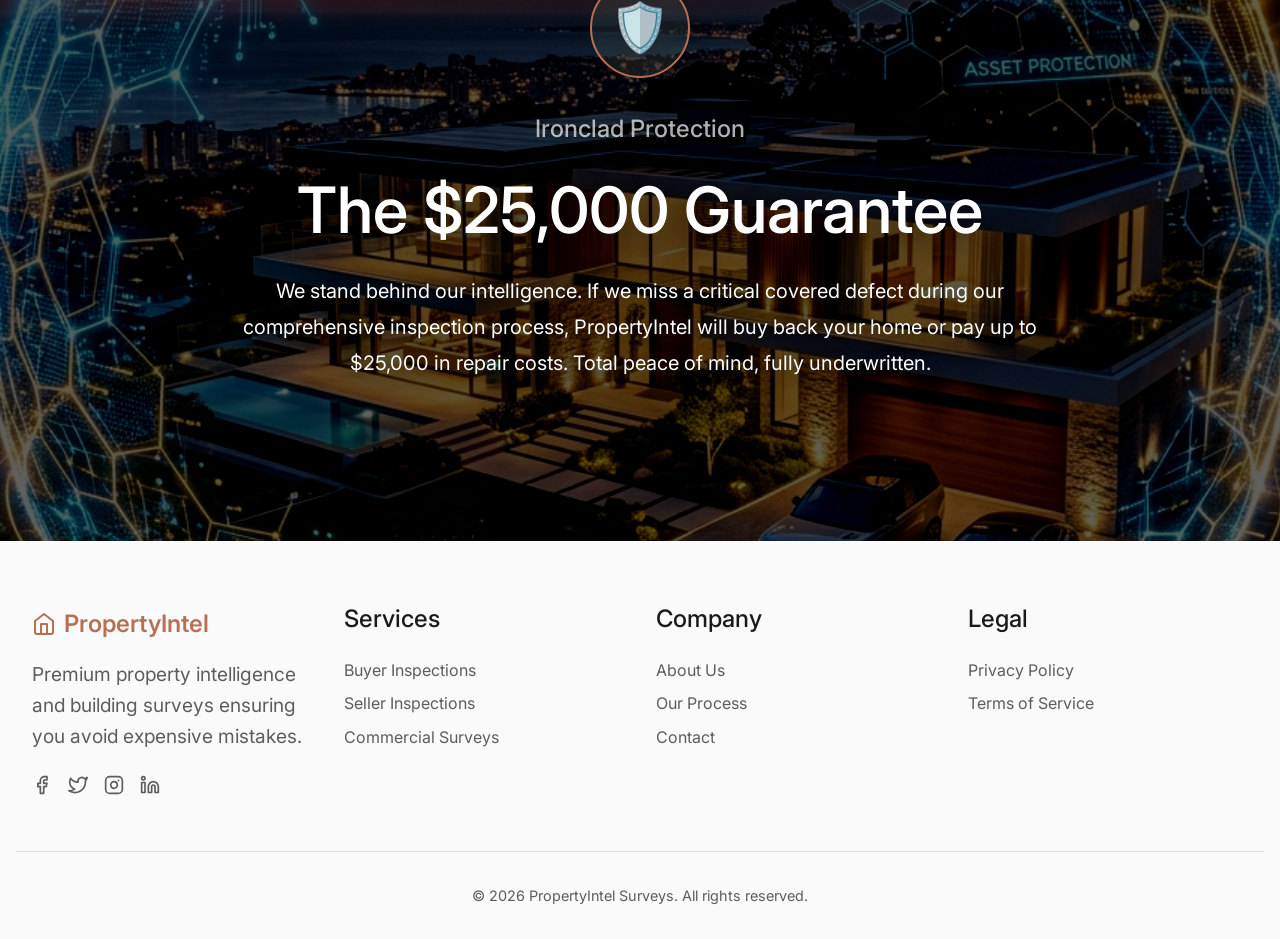
<file: about.html>
<!DOCTYPE html>
<html lang="en">
<head>
    <meta charset="UTF-8">
    <meta name="viewport" content="width=device-width, initial-scale=1.0">
    <title>About Us | PropertyIntel Service</title>
    <meta name="description" content="Learn about our mission to provide premium property intelligence and building surveys.">
    <link rel="stylesheet" href="assets/css/style.css">
    <link rel="stylesheet" href="assets/css/dark-mode.css">
    <link rel="stylesheet" href="assets/css/rtl.css">
    <style>
        @keyframes slideUpReveal {
            0% { opacity: 0; transform: translateY(40px); }
            100% { opacity: 1; transform: translateY(0); }
        }
        @keyframes shieldPulse {
            0% { box-shadow: 0 0 0 0 rgba(95, 116, 100, 0.4); transform: scale(1); }
            70% { box-shadow: 0 0 0 30px rgba(95, 116, 100, 0); transform: scale(1.05); }
            100% { box-shadow: 0 0 0 0 rgba(95, 116, 100, 0); transform: scale(1); }
        }
        @keyframes droneHover {
            0% { transform: translateY(0) rotate(0deg); }
            50% { transform: translateY(-15px) rotate(2deg); }
            100% { transform: translateY(0) rotate(0deg); }
        }
        @keyframes dataChipSlide {
            0% { transform: translateX(0); }
            50% { transform: translateX(10px); }
            100% { transform: translateX(0); }
        }
        @keyframes slowZoom {
            0% { transform: scale(1); }
            100% { transform: scale(1.15); }
        }
    </style>
    <link rel="icon" type="image/svg+xml" href="assets/images/favicon.svg">
</head>
<body>

    <!-- Premium Floating Navbar -->
    <nav class="navbar">
        <div class="container">
            <a href="index.html" class="navbar-brand">
                <svg width="24" height="24" viewBox="0 0 24 24" fill="none" stroke="currentColor" stroke-width="2" stroke-linecap="round" stroke-linejoin="round">
                    <path d="M3 9l9-7 9 7v11a2 2 0 0 1-2 2H5a2 2 0 0 1-2-2z"></path>
                    <polyline points="9 22 9 12 15 12 15 22"></polyline>
                </svg>
                PropertyIntel
            </a>
            <ul class="nav-links">
                <li class="dropdown">
                    <a href="#" onclick="event.preventDefault();">
                        Home
                        <svg width="12" height="12" viewBox="0 0 24 24" fill="none" stroke="currentColor" stroke-width="2" stroke-linecap="round" stroke-linejoin="round" style="margin-top:2px;"><polyline points="6 9 12 15 18 9"></polyline></svg>
                    </a>
                    <ul class="dropdown-menu">
                        <li><a href="index.html">Home 1</a></li>
                        <li><a href="home-2.html">Home 2</a></li>
                    </ul>
                </li>
                <li><a href="about.html" style="color: var(--property-sage);">About</a></li>
                <li><a href="services.html">Services</a></li>
                <li><a href="inspection-process.html">Process</a></li>
                <li><a href="sample-reports.html">Reports</a></li>
                <li><a href="pricing.html">Pricing</a></li>
                <li><a href="contact.html">Contact</a></li>
                <li class="mobile-only-toggles" style="display: flex; gap: 1.5rem; justify-content: center; margin-top: 1rem; padding-top: 1rem; border-top: 1px solid var(--border);">
                    <button class="btn btn-secondary btn-icon theme-toggle" title="Toggle Dark Mode" style="border: 1px solid var(--border);">
                        <svg width="24" height="24" viewBox="0 0 24 24" fill="none" stroke="currentColor" stroke-width="2" stroke-linecap="round" stroke-linejoin="round" class="icon-moon"><path d="M21 12.79A9 9 0 1 1 11.21 3 7 7 0 0 0 21 12.79z"></path></svg>
                        <svg width="24" height="24" viewBox="0 0 24 24" fill="none" stroke="currentColor" stroke-width="2" stroke-linecap="round" stroke-linejoin="round" class="icon-sun"><circle cx="12" cy="12" r="5"></circle><line x1="12" y1="1" x2="12" y2="3"></line><line x1="12" y1="21" x2="12" y2="23"></line><line x1="4.22" y1="4.22" x2="5.64" y2="5.64"></line><line x1="18.36" y1="18.36" x2="19.78" y2="19.78"></line><line x1="1" y1="12" x2="3" y2="12"></line><line x1="21" y1="12" x2="23" y2="12"></line><line x1="4.22" y1="19.78" x2="5.64" y2="18.36"></line><line x1="18.36" y1="5.64" x2="19.78" y2="4.22"></line></svg>
                    </button>
                    <button class="btn btn-secondary btn-icon rtl-toggle" title="Toggle RTL" style="border: 1px solid var(--border);">
                        <svg width="24" height="24" viewBox="0 0 24 24" fill="none" stroke="currentColor" stroke-width="2" stroke-linecap="round" stroke-linejoin="round" class="icon-rtl"><path d="m16 3 4 4-4 4"/><path d="M20 7H4"/><path d="m8 21-4-4 4-4"/><path d="M4 17h16"/></svg>
                        <svg width="24" height="24" viewBox="0 0 24 24" fill="none" stroke="currentColor" stroke-width="2" stroke-linecap="round" stroke-linejoin="round" class="icon-ltr"><path d="m8 3-4 4 4 4"/><path d="M4 7h16"/><path d="m16 21 4-4-4-4"/><path d="M20 17H4"/></svg>
                    </button>
                </li>
                <li class="mobile-only-cta" style="margin-top: 1rem; margin-bottom: 1rem;">
                    <a href="schedule-inspection.html" class="btn btn-secondary" style="width: 100%; text-align: center; margin-bottom: 0.5rem;">Schedule Inspection</a>
                    <a href="login.html" class="btn btn-primary" style="width: 100%; text-align: center;">Login</a>
                </li>
            </ul>
                        <div class="nav-actions">
                <button id="theme-toggle" class="btn btn-secondary btn-icon" title="Toggle Dark Mode">
                    <svg width="20" height="20" viewBox="0 0 24 24" fill="none" stroke="currentColor" stroke-width="2" stroke-linecap="round" stroke-linejoin="round" class="icon-moon"><path d="M21 12.79A9 9 0 1 1 11.21 3 7 7 0 0 0 21 12.79z"></path></svg>
                    <svg width="20" height="20" viewBox="0 0 24 24" fill="none" stroke="currentColor" stroke-width="2" stroke-linecap="round" stroke-linejoin="round" class="icon-sun"><circle cx="12" cy="12" r="5"></circle><line x1="12" y1="1" x2="12" y2="3"></line><line x1="12" y1="21" x2="12" y2="23"></line><line x1="4.22" y1="4.22" x2="5.64" y2="5.64"></line><line x1="18.36" y1="18.36" x2="19.78" y2="19.78"></line><line x1="1" y1="12" x2="3" y2="12"></line><line x1="21" y1="12" x2="23" y2="12"></line><line x1="4.22" y1="19.78" x2="5.64" y2="18.36"></line><line x1="18.36" y1="5.64" x2="19.78" y2="4.22"></line></svg>
                </button>
                <button id="rtl-toggle" class="btn btn-secondary btn-icon" title="Toggle RTL">
                    <svg width="20" height="20" viewBox="0 0 24 24" fill="none" stroke="currentColor" stroke-width="2" stroke-linecap="round" stroke-linejoin="round" class="icon-rtl"><path d="m16 3 4 4-4 4"/><path d="M20 7H4"/><path d="m8 21-4-4 4-4"/><path d="M4 17h16"/></svg>
                    <svg width="20" height="20" viewBox="0 0 24 24" fill="none" stroke="currentColor" stroke-width="2" stroke-linecap="round" stroke-linejoin="round" class="icon-ltr"><path d="m8 3-4 4 4 4"/><path d="M4 7h16"/><path d="m16 21 4-4-4-4"/><path d="M20 17H4"/></svg>
                </button>
                <a href="schedule-inspection.html" class="btn btn-secondary">Schedule Inspection</a>
                <a href="login.html" class="btn btn-primary">Login</a>
                <button class="menu-toggle">☰</button>
            </div>
        </div>
    </nav>

    <!-- Page Header -->
    <section class="hero-section bg-secondary" style="min-height: 50vh; padding-top: 10rem; border-bottom: 1px solid var(--border);">
        <div class="container text-center">
            <span class="subheading">Our Mission</span>
            <h1>Intelligence Driven Property Insights</h1>
            <p style="max-width: 800px; margin: 0 auto;">We believe that serious real estate transactions require serious data. We are the premier property intelligence firm dedicated to protecting buyers and investors.</p>
        </div>
    </section>

    <!-- Content Section -->
    <section>
        <div class="container grid grid-2" style="align-items: center;">
            <div class="animate-on-scroll" style="border-radius: var(--border-radius); overflow: hidden;">
                <img src="assets/images/buyers_review_1781869599172.png" alt="Our Team" style="width: 100%; height: 100%; object-fit: cover;">
            </div>
            <div>
                <span class="subheading">The Standard of Excellence</span>
                <h2>Expertise You Can Build On</h2>
                <p>Founded by structural engineers and master inspectors, PropertyIntel brings a level of rigor to property evaluations that is unmatched in the industry.</p>
                <p>We don't just "look around." We systematically analyze the structural, mechanical, and environmental integrity of a building to ensure you have the full picture before closing.</p>
                
                <div class="grid grid-2" style="margin-top: 2rem;">
                    <div>
                        <h3 style="color: var(--property-sage); font-size: 2.5rem; margin-bottom: 0;">15+</h3>
                        <span class="label">Years Experience</span>
                    </div>
                    <div>
                        <h3 style="color: var(--property-sage); font-size: 2.5rem; margin-bottom: 0;">10k+</h3>
                        <span class="label">Properties Inspected</span>
                    </div>
                </div>
            </div>
        </div>
    </section>

    <!-- Unique Section 1: The Master Team -->
    <section class="bg-secondary" style="padding: 8rem 0; overflow: hidden; position: relative;">
        <div class="container grid grid-2" style="align-items: center; gap: 6rem;">
            <div style="order: 2;">
                <div style="position: relative; animation: slideUpReveal 1.5s ease-out;" class="elite-image-wrapper">
                    <!-- Decorative back plate -->
                    <div class="about-decorative-plate"></div>
                    <img src="assets/images/about_team.png" alt="Our Master Team" style="width: 100%; display: block; border-radius: var(--border-radius); position: relative; z-index: 2; box-shadow: 0 20px 50px rgba(0,0,0,0.15);">
                    
                </div>
            </div>
            <div style="order: 1;">
                <span class="subheading" style="color: var(--copper-clay);">Elite Intelligence</span>
                <h2 style="font-size: clamp(2.5rem, 4vw, 3.5rem); margin-bottom: 1.5rem;">The Architecture of Our Team</h2>
                <p style="font-size: 1.15rem; line-height: 1.8; margin-bottom: 2rem;">
                    We are not generalists. Our roster is composed exclusively of licensed structural engineers, master-certified thermographers, and elite building scientists. This diverse, high-caliber cross-disciplinary expertise ensures that no structural anomaly escapes our detection.
                </p>
                <ul class="card-list" style="list-style: none; padding: 0; flex-direction: column;">
                    <li style="display: flex; align-items: center; gap: 1rem; margin-bottom: 1rem; padding: 1rem; background: var(--card-background); border-radius: 8px; border: 1px solid var(--border);">
                        <div style="color: var(--property-sage); font-size: 1.5rem;">❖</div>
                        <div style="font-weight: 520;">Certified Master Inspectors (CMI)</div>
                    </li>
                    <li style="display: flex; align-items: center; gap: 1rem; margin-bottom: 1rem; padding: 1rem; background: var(--card-background); border-radius: 8px; border: 1px solid var(--border);">
                        <div style="color: var(--property-sage); font-size: 1.5rem;">❖</div>
                        <div style="font-weight: 520;">Registered Structural Engineers</div>
                    </li>
                    <li style="display: flex; align-items: center; gap: 1rem; padding: 1rem; background: var(--card-background); border-radius: 8px; border: 1px solid var(--border);">
                        <div style="color: var(--property-sage); font-size: 1.5rem;">❖</div>
                        <div style="font-weight: 520;">Level III Thermographers</div>
                    </li>
                </ul>
            </div>
        </div>
    </section>

    <!-- Unique Section 2: The Technology Edge -->
    <section style="padding: 10rem 0; background: var(--secondary-background); color: var(--text-primary); position: relative; overflow: hidden;">
        <!-- Futuristic background grid -->
        <div style="position: absolute; top: 0; left: 0; width: 100%; height: 100%; background-image: linear-gradient(rgba(255,255,255,0.02) 1px, transparent 1px), linear-gradient(90deg, rgba(255,255,255,0.02) 1px, transparent 1px); background-size: 50px 50px; z-index: 1;"></div>
        
        <div class="container grid grid-2" style="align-items: center; gap: 6rem; position: relative; z-index: 2;">
            <div>
                <div style="position: relative; border-radius: 24px; overflow: hidden; box-shadow: 0 40px 80px rgba(0,0,0,0.5);">
                    <img src="assets/images/about_technology.png" alt="Advanced Drone Tech" style="width: 100%; display: block; animation: slowZoom 20s infinite alternate;">
                    <!-- Scanner overlay -->
                    <div style="position: absolute; top: 0; left: 0; width: 100%; height: 2px; background: var(--property-sage); box-shadow: 0 0 20px var(--property-sage); animation: scanLine 4s linear infinite;"></div>
                </div>
            </div>
            <div>
                <span class="subheading" style="color: var(--property-sage);">Proprietary Algorithms</span>
                <h2 style="font-size: clamp(2.5rem, 4vw, 3.5rem); color: var(--text-primary); margin-bottom: 1.5rem;">The Technology Edge</h2>
                <p style="font-size: 1.15rem; line-height: 1.8; color: var(--text-secondary); margin-bottom: 2rem;">
                    We deploy a sophisticated arsenal of diagnostic technology. From high-altitude UAV drones conducting precise 3D roof mapping to sub-surface moisture density gauges, our equipment visualizes the invisible layers of your investment.
                </p>
                <div style="display: grid; grid-template-columns: 1fr 1fr; gap: 1.5rem;">
                    <div style="background: var(--card-background); border: 1px solid var(--border); padding: 1.5rem; border-radius: var(--border-radius); backdrop-filter: blur(10px); animation: dataChipSlide 4s ease-in-out infinite alternate;">
                        <h4 style="color: var(--text-primary); margin-bottom: 0.5rem;">UAV Mapping</h4>
                        <p class="caption" style="color: var(--text-secondary); margin: 0;">Millimeter-accurate aerial topography.</p>
                    </div>
                    <div style="background: var(--card-background); border: 1px solid var(--border); padding: 1.5rem; border-radius: var(--border-radius); backdrop-filter: blur(10px); animation: dataChipSlide 5s ease-in-out infinite alternate-reverse;">
                        <h4 style="color: var(--text-primary); margin-bottom: 0.5rem;">Thermal Matrix</h4>
                        <p class="caption" style="color: var(--text-secondary); margin: 0;">Multi-spectral heat loss tracking.</p>
                    </div>
                </div>
            </div>
        </div>
    </section>

    <!-- Unique Section 3: The PropertyIntel Guarantee -->
    <section style="padding: 10rem 0; position: relative; display: flex; align-items: center; justify-content: center; min-height: 80vh; overflow: hidden;">
        <!-- Background Image with Parallax-like effect -->
        <div style="position: absolute; top: -10%; left: -10%; width: 120%; height: 120%; background-image: url('assets/images/about_guarantee.png'); background-size: cover; background-position: center; filter: brightness(0.4) contrast(1.2); z-index: 1;"></div>
        
        <div class="container" style="position: relative; z-index: 2; text-align: center;">
            <div style="display: inline-block; width: 100px; height: 100px; background: rgba(95, 116, 100, 0.2); border: 2px solid var(--property-sage); border-radius: 50%; display: flex; align-items: center; justify-content: center; font-size: 3rem; margin: 0 auto 2rem auto; animation: shieldPulse 3s infinite;">
                🛡️
            </div>
            <span class="subheading" style="color: var(--soft-stone);">Ironclad Protection</span>
            <h2 style="font-size: clamp(3rem, 5vw, 4.5rem); color: #fff; margin-bottom: 1.5rem; text-shadow: 0 10px 30px rgba(0,0,0,0.5);">The $25,000 Guarantee</h2>
            <p style="font-size: 1.25rem; line-height: 1.8; color: #fff; max-width: 800px; margin: 0 auto; text-shadow: 0 5px 15px rgba(0,0,0,0.5);">
                We stand behind our intelligence. If we miss a critical covered defect during our comprehensive inspection process, PropertyIntel will buy back your home or pay up to $25,000 in repair costs. Total peace of mind, fully underwritten.
            </p>
        </div>
    </section>

    <!-- Footer -->
        <footer class="site-footer">
        <div class="container grid grid-4">
            <div>
                <a href="index.html" class="navbar-brand" style="margin-bottom: 1rem; padding: 0;">
                    <svg width="24" height="24" viewBox="0 0 24 24" fill="none" stroke="currentColor" stroke-width="2" stroke-linecap="round" stroke-linejoin="round">
                        <path d="M3 9l9-7 9 7v11a2 2 0 0 1-2 2H5a2 2 0 0 1-2-2z"></path>
                        <polyline points="9 22 9 12 15 12 15 22"></polyline>
                    </svg>
                    PropertyIntel
                </a>
                <p>Premium property intelligence and building surveys ensuring you avoid expensive mistakes.</p>
                <div class="footer-socials" style="margin-top: 1.5rem; display: flex; gap: 1rem;">
                    <a href="#" class="footer-social-icon facebook"><svg width="20" height="20" viewBox="0 0 24 24" fill="none" stroke="currentColor" stroke-width="2" stroke-linecap="round" stroke-linejoin="round"><path d="M18 2h-3a5 5 0 0 0-5 5v3H7v4h3v8h4v-8h3l1-4h-4V7a1 1 0 0 1 1-1h3z"></path></svg></a>
                    <a href="#" class="footer-social-icon twitter"><svg width="20" height="20" viewBox="0 0 24 24" fill="none" stroke="currentColor" stroke-width="2" stroke-linecap="round" stroke-linejoin="round"><path d="M23 3a10.9 10.9 0 0 1-3.14 1.53 4.48 4.48 0 0 0-7.86 3v1A10.66 10.66 0 0 1 3 4s-4 9 5 13a11.64 11.64 0 0 1-7 2c9 5 20 0 20-11.5a4.5 4.5 0 0 0-.08-.83A7.72 7.72 0 0 0 23 3z"></path></svg></a>
                    <a href="#" class="footer-social-icon instagram"><svg width="20" height="20" viewBox="0 0 24 24" fill="none" stroke="currentColor" stroke-width="2" stroke-linecap="round" stroke-linejoin="round"><rect x="2" y="2" width="20" height="20" rx="5" ry="5"></rect><path d="M16 11.37A4 4 0 1 1 12.63 8 4 4 0 0 1 16 11.37z"></path><line x1="17.5" y1="6.5" x2="17.51" y2="6.5"></line></svg></a>
                    <a href="#" class="footer-social-icon linkedin"><svg width="20" height="20" viewBox="0 0 24 24" fill="none" stroke="currentColor" stroke-width="2" stroke-linecap="round" stroke-linejoin="round"><path d="M16 8a6 6 0 0 1 6 6v7h-4v-7a2 2 0 0 0-2-2 2 2 0 0 0-2 2v7h-4v-7a6 6 0 0 1 6-6z"></path><rect x="2" y="9" width="4" height="12"></rect><circle cx="4" cy="4" r="2"></circle></svg></a>
                </div>
            </div>
            <div>
                <h5>Services</h5>
                <ul style="list-style: none; padding: 0;">
                    <li style="margin-bottom: 0.5rem;"><a href="services.html" class="footer-link">Buyer Inspections</a></li>
                    <li style="margin-bottom: 0.5rem;"><a href="services.html" class="footer-link">Seller Inspections</a></li>
                    <li style="margin-bottom: 0.5rem;"><a href="services.html" class="footer-link">Commercial Surveys</a></li>
                </ul>
            </div>
            <div>
                <h5>Company</h5>
                <ul style="list-style: none; padding: 0;">
                    <li style="margin-bottom: 0.5rem;"><a href="about.html" class="footer-link">About Us</a></li>
                    <li style="margin-bottom: 0.5rem;"><a href="inspection-process.html" class="footer-link">Our Process</a></li>
                    <li style="margin-bottom: 0.5rem;"><a href="contact.html" class="footer-link">Contact</a></li>
                </ul>
            </div>
            <div>
                <h5>Legal</h5>
                <ul style="list-style: none; padding: 0;">
                    <li style="margin-bottom: 0.5rem;"><a href="#" class="footer-link">Privacy Policy</a></li>
                    <li style="margin-bottom: 0.5rem;"><a href="#" class="footer-link">Terms of Service</a></li>
                </ul>
            </div>
        </div>
        <div class="container" style="margin-top: 3rem; padding-top: 2rem; border-top: 1px solid var(--border); text-align: center; color: var(--text-secondary); font-size: 0.9rem;">
            &copy; 2026 PropertyIntel Surveys. All rights reserved.
        </div>
    </footer>

    <script src="assets/js/main.js"></script>
</body>
</html>
</file>
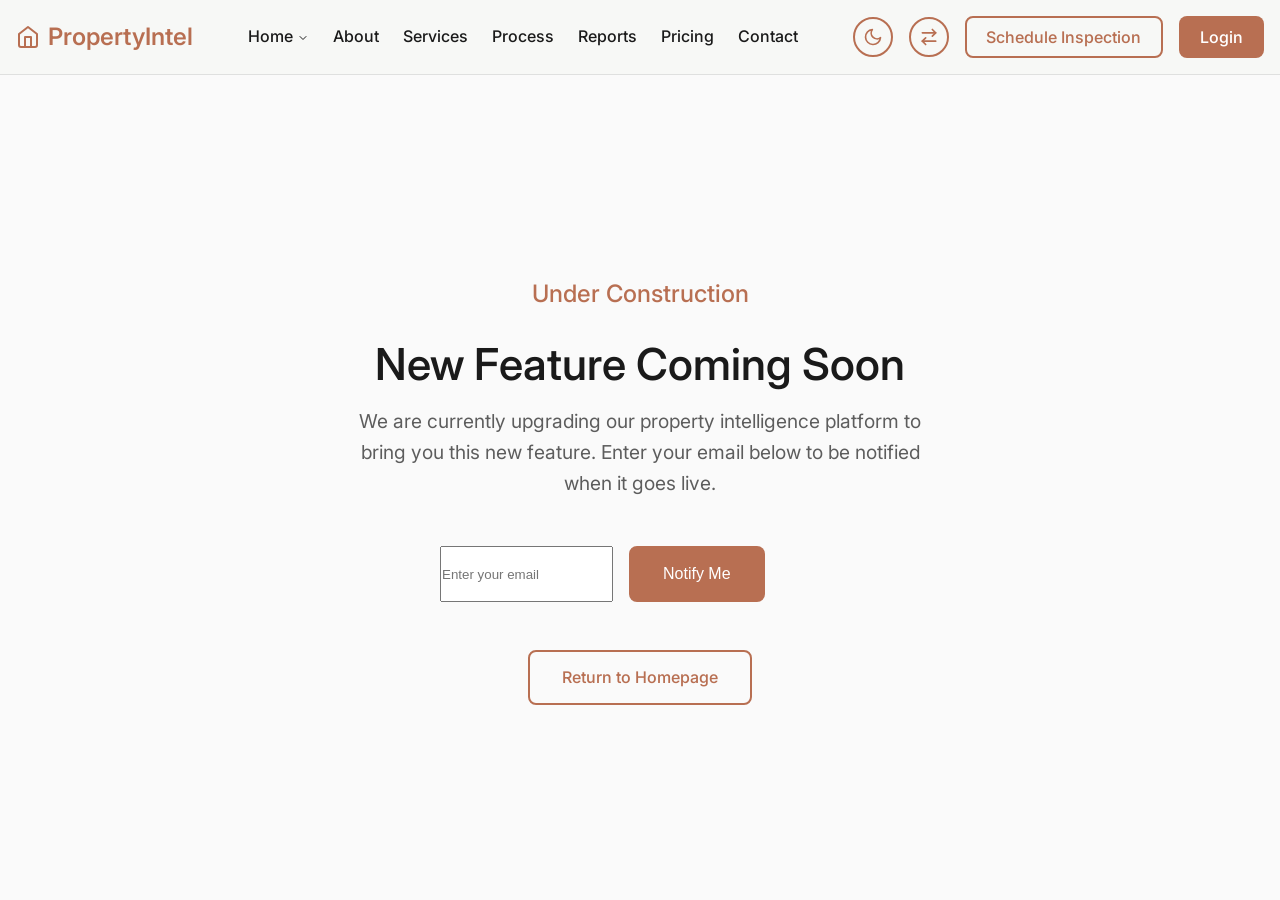
<file: coming-soon.html>
<!DOCTYPE html>
<html lang="en">
<head>
    <meta charset="UTF-8">
    <meta name="viewport" content="width=device-width, initial-scale=1.0">
    <title>Coming Soon | PropertyIntel</title>
    <link rel="stylesheet" href="assets/css/style.css">
    <link rel="stylesheet" href="assets/css/dark-mode.css">
    <link rel="stylesheet" href="assets/css/rtl.css">
    <link rel="icon" type="image/svg+xml" href="assets/images/favicon.svg">
</head>
<body>

    <!-- Premium Floating Navbar -->
    <nav class="navbar">
        <div class="container">
            <a href="index.html" class="navbar-brand">
                <svg width="24" height="24" viewBox="0 0 24 24" fill="none" stroke="currentColor" stroke-width="2" stroke-linecap="round" stroke-linejoin="round">
                    <path d="M3 9l9-7 9 7v11a2 2 0 0 1-2 2H5a2 2 0 0 1-2-2z"></path>
                    <polyline points="9 22 9 12 15 12 15 22"></polyline>
                </svg>
                PropertyIntel
            </a>
            <ul class="nav-links">
                <li class="dropdown">
                    <a href="#" onclick="event.preventDefault();">
                        Home
                        <svg width="12" height="12" viewBox="0 0 24 24" fill="none" stroke="currentColor" stroke-width="2" stroke-linecap="round" stroke-linejoin="round" style="margin-top:2px;"><polyline points="6 9 12 15 18 9"></polyline></svg>
                    </a>
                    <ul class="dropdown-menu">
                        <li><a href="index.html">Home 1</a></li>
                        <li><a href="home-2.html">Home 2</a></li>
                    </ul>
                </li>
                <li><a href="about.html">About</a></li>
                <li><a href="services.html">Services</a></li>
                <li><a href="inspection-process.html">Process</a></li>
                <li><a href="sample-reports.html">Reports</a></li>
                <li><a href="pricing.html">Pricing</a></li>
                <li><a href="contact.html">Contact</a></li>
                <li class="mobile-only-toggles" style="display: flex; gap: 1.5rem; justify-content: center; margin-top: 1rem; padding-top: 1rem; border-top: 1px solid var(--border);">
                    <button class="btn btn-secondary btn-icon theme-toggle" title="Toggle Dark Mode" style="border: 1px solid var(--border);">
                        <svg width="24" height="24" viewBox="0 0 24 24" fill="none" stroke="currentColor" stroke-width="2" stroke-linecap="round" stroke-linejoin="round" class="icon-moon"><path d="M21 12.79A9 9 0 1 1 11.21 3 7 7 0 0 0 21 12.79z"></path></svg>
                        <svg width="24" height="24" viewBox="0 0 24 24" fill="none" stroke="currentColor" stroke-width="2" stroke-linecap="round" stroke-linejoin="round" class="icon-sun"><circle cx="12" cy="12" r="5"></circle><line x1="12" y1="1" x2="12" y2="3"></line><line x1="12" y1="21" x2="12" y2="23"></line><line x1="4.22" y1="4.22" x2="5.64" y2="5.64"></line><line x1="18.36" y1="18.36" x2="19.78" y2="19.78"></line><line x1="1" y1="12" x2="3" y2="12"></line><line x1="21" y1="12" x2="23" y2="12"></line><line x1="4.22" y1="19.78" x2="5.64" y2="18.36"></line><line x1="18.36" y1="5.64" x2="19.78" y2="4.22"></line></svg>
                    </button>
                    <button class="btn btn-secondary btn-icon rtl-toggle" title="Toggle RTL" style="border: 1px solid var(--border);">
                        <svg width="24" height="24" viewBox="0 0 24 24" fill="none" stroke="currentColor" stroke-width="2" stroke-linecap="round" stroke-linejoin="round" class="icon-rtl"><path d="m16 3 4 4-4 4"/><path d="M20 7H4"/><path d="m8 21-4-4 4-4"/><path d="M4 17h16"/></svg>
                        <svg width="24" height="24" viewBox="0 0 24 24" fill="none" stroke="currentColor" stroke-width="2" stroke-linecap="round" stroke-linejoin="round" class="icon-ltr"><path d="m8 3-4 4 4 4"/><path d="M4 7h16"/><path d="m16 21 4-4-4-4"/><path d="M20 17H4"/></svg>
                    </button>
                </li>
                <li class="mobile-only-cta" style="margin-top: 1rem; margin-bottom: 1rem;">
                    <a href="schedule-inspection.html" class="btn btn-secondary" style="width: 100%; text-align: center; margin-bottom: 0.5rem;">Schedule Inspection</a>
                    <a href="login.html" class="btn btn-primary" style="width: 100%; text-align: center;">Login</a>
                </li>
            </ul>
                        <div class="nav-actions">
                <button id="theme-toggle" class="btn btn-secondary btn-icon" title="Toggle Dark Mode">
                    <svg width="20" height="20" viewBox="0 0 24 24" fill="none" stroke="currentColor" stroke-width="2" stroke-linecap="round" stroke-linejoin="round" class="icon-moon"><path d="M21 12.79A9 9 0 1 1 11.21 3 7 7 0 0 0 21 12.79z"></path></svg>
                    <svg width="20" height="20" viewBox="0 0 24 24" fill="none" stroke="currentColor" stroke-width="2" stroke-linecap="round" stroke-linejoin="round" class="icon-sun"><circle cx="12" cy="12" r="5"></circle><line x1="12" y1="1" x2="12" y2="3"></line><line x1="12" y1="21" x2="12" y2="23"></line><line x1="4.22" y1="4.22" x2="5.64" y2="5.64"></line><line x1="18.36" y1="18.36" x2="19.78" y2="19.78"></line><line x1="1" y1="12" x2="3" y2="12"></line><line x1="21" y1="12" x2="23" y2="12"></line><line x1="4.22" y1="19.78" x2="5.64" y2="18.36"></line><line x1="18.36" y1="5.64" x2="19.78" y2="4.22"></line></svg>
                </button>
                <button id="rtl-toggle" class="btn btn-secondary btn-icon" title="Toggle RTL">
                    <svg width="20" height="20" viewBox="0 0 24 24" fill="none" stroke="currentColor" stroke-width="2" stroke-linecap="round" stroke-linejoin="round" class="icon-rtl"><path d="m16 3 4 4-4 4"/><path d="M20 7H4"/><path d="m8 21-4-4 4-4"/><path d="M4 17h16"/></svg>
                    <svg width="20" height="20" viewBox="0 0 24 24" fill="none" stroke="currentColor" stroke-width="2" stroke-linecap="round" stroke-linejoin="round" class="icon-ltr"><path d="m8 3-4 4 4 4"/><path d="M4 7h16"/><path d="m16 21 4-4-4-4"/><path d="M20 17H4"/></svg>
                </button>
                <a href="schedule-inspection.html" class="btn btn-secondary">Schedule Inspection</a>
                <a href="login.html" class="btn btn-primary">Login</a>
                <button class="menu-toggle">☰</button>
            </div>
        </div>
    </nav>

    <!-- Coming Soon Section -->
    <section class="hero-section text-center" style="min-height: 100vh; padding-top: 10rem;">
        <div class="container">
            <span class="subheading">Under Construction</span>
            <h2>New Feature Coming Soon</h2>
            <p style="max-width: 600px; margin: 1rem auto 3rem auto;">We are currently upgrading our property intelligence platform to bring you this new feature. Enter your email below to be notified when it goes live.</p>
            
            <form onsubmit="event.preventDefault(); alert('Subscribed!');" style="max-width: 400px; margin: 0 auto; display: flex; gap: 1rem;">
                <input type="email" class="form-control" placeholder="Enter your email" required style="margin-bottom: 0;">
                <button type="submit" class="btn btn-primary">Notify Me</button>
            </form>
            
            <div style="margin-top: 3rem;">
                <a href="index.html" class="btn btn-secondary">Return to Homepage</a>
            </div>
        </div>
    </section>

    <script src="assets/js/main.js"></script>
</body>
</html>
</file>
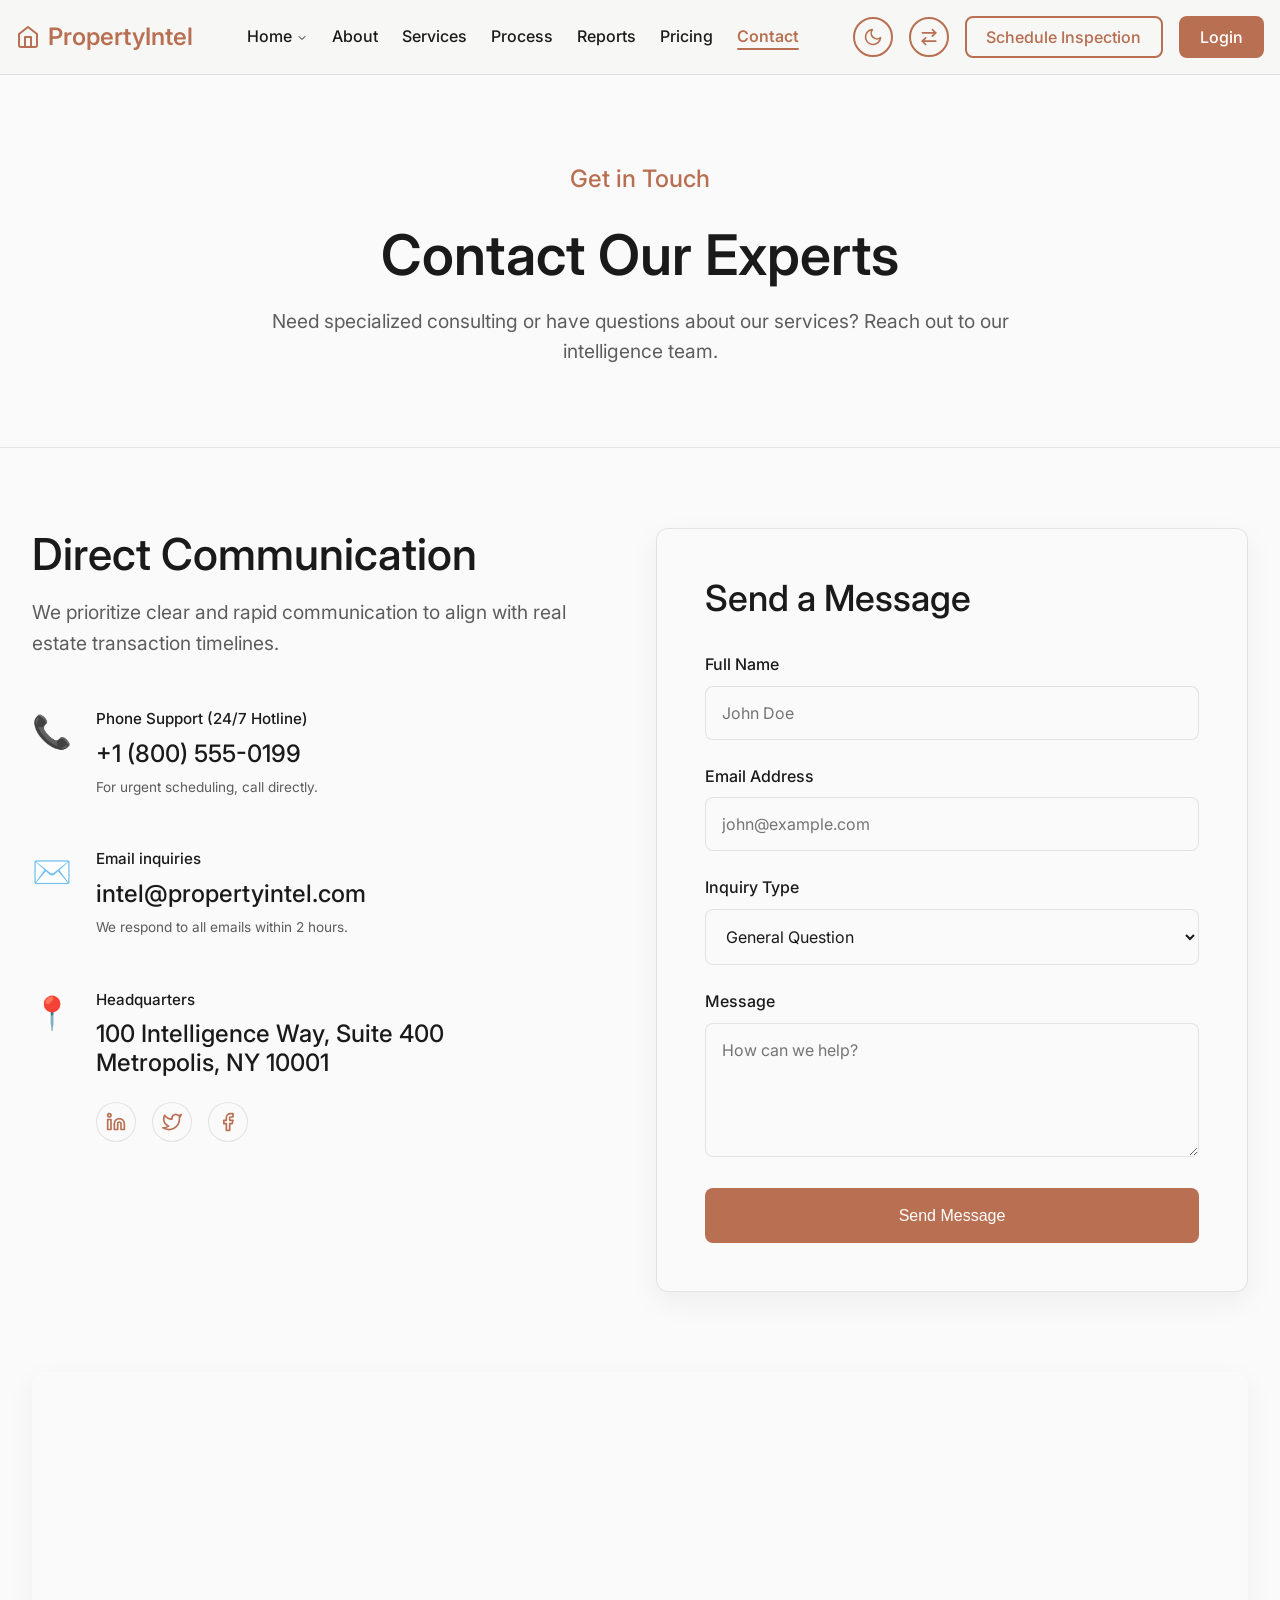
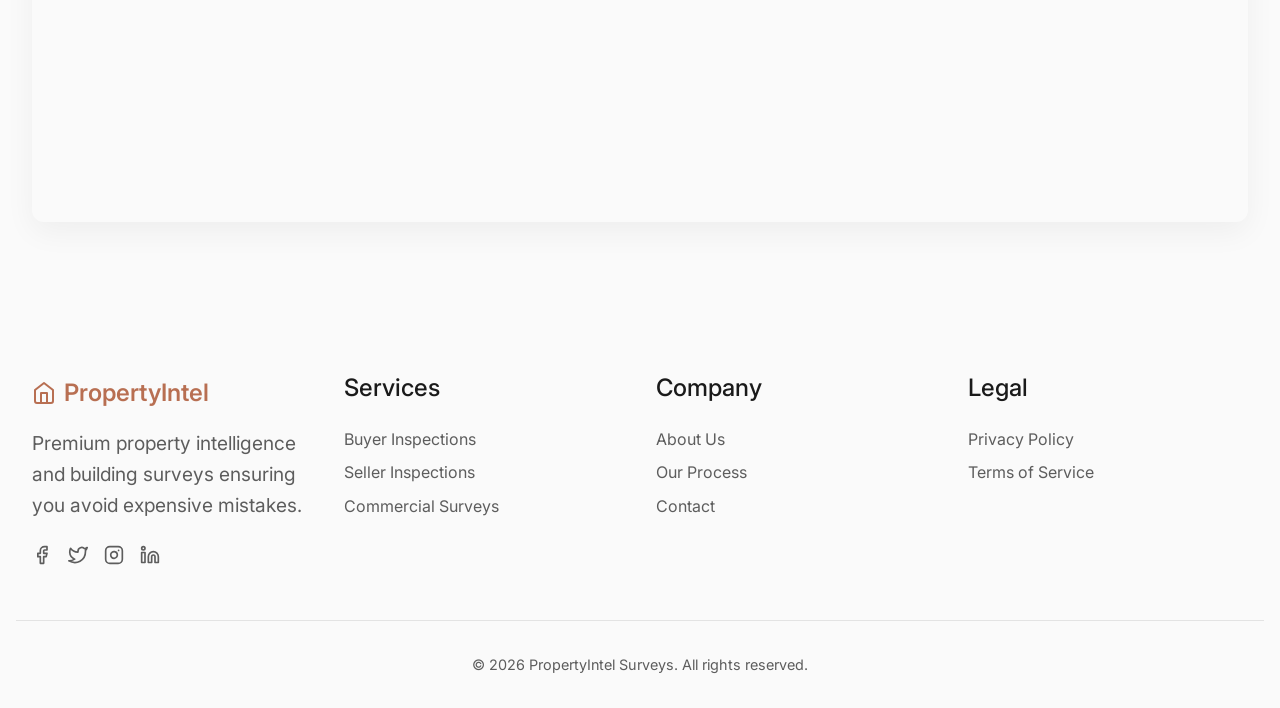
<file: contact.html>
<!DOCTYPE html>
<html lang="en">
<head>
    <meta charset="UTF-8">
    <meta name="viewport" content="width=device-width, initial-scale=1.0">
    <title>Contact Us | PropertyIntel</title>
    <meta name="description" content="Contact our property intelligence firm.">
    <link rel="stylesheet" href="assets/css/style.css">
    <link rel="stylesheet" href="assets/css/dark-mode.css">
    <link rel="stylesheet" href="assets/css/rtl.css">
    <style>
        .form-group { margin-bottom: 1.5rem; }
        .form-label { display: block; margin-bottom: 0.5rem; font-weight: 500; }
        .form-control { width: 100%; padding: 1rem; border: 1px solid var(--border); border-radius: 8px; font-family: inherit; font-size: 1rem; background: var(--card-background); color: var(--text-primary); transition: var(--transition); }
        .form-control:focus { outline: none; border-color: var(--property-sage); box-shadow: 0 0 0 3px rgba(95, 116, 100, 0.1); }
        .social-links { display: flex; gap: 1rem; margin-top: 1.5rem; }
        .social-icon { display: flex; align-items: center; justify-content: center; width: 40px; height: 40px; border-radius: 50%; background: var(--secondary-background); color: var(--property-sage); text-decoration: none; transition: var(--transition); border: 1px solid var(--border); }
        .social-icon:hover { background: var(--property-sage); color: var(--text-primary); border-color: var(--property-sage); transform: translateY(-3px); box-shadow: 0 5px 15px rgba(95, 116, 100, 0.2); }
        .contact-info-item { margin-bottom: 2rem; display: flex; gap: 1.5rem; align-items: flex-start; }
        @media (max-width: 768px) {
            .contact-info-item { flex-direction: column; align-items: center; text-align: center; gap: 0.5rem; }
            .social-links { justify-content: center; }
            .contact-form-card { padding: 1.5rem !important; }
        }
        .contact-form-card { background: var(--card-background); border: 1px solid var(--border); padding: 3rem; border-radius: var(--border-radius); box-shadow: 0 10px 30px rgba(0,0,0,0.05); }
    </style>
    <link rel="icon" type="image/svg+xml" href="assets/images/favicon.svg">
</head>
<body>

    <!-- Premium Floating Navbar -->
    <nav class="navbar">
        <div class="container">
            <a href="index.html" class="navbar-brand">
                <svg width="24" height="24" viewBox="0 0 24 24" fill="none" stroke="currentColor" stroke-width="2" stroke-linecap="round" stroke-linejoin="round">
                    <path d="M3 9l9-7 9 7v11a2 2 0 0 1-2 2H5a2 2 0 0 1-2-2z"></path>
                    <polyline points="9 22 9 12 15 12 15 22"></polyline>
                </svg>
                PropertyIntel
            </a>
            <ul class="nav-links">
                <li class="dropdown">
                    <a href="#" onclick="event.preventDefault();">
                        Home
                        <svg width="12" height="12" viewBox="0 0 24 24" fill="none" stroke="currentColor" stroke-width="2" stroke-linecap="round" stroke-linejoin="round" style="margin-top:2px;"><polyline points="6 9 12 15 18 9"></polyline></svg>
                    </a>
                    <ul class="dropdown-menu">
                        <li><a href="index.html">Home 1</a></li>
                        <li><a href="home-2.html">Home 2</a></li>
                    </ul>
                </li>
                <li><a href="about.html">About</a></li>
                <li><a href="services.html">Services</a></li>
                <li><a href="inspection-process.html">Process</a></li>
                <li><a href="sample-reports.html">Reports</a></li>
                <li><a href="pricing.html">Pricing</a></li>
                <li><a href="contact.html" style="color: var(--property-sage);">Contact</a></li>
                <li class="mobile-only-toggles" style="display: flex; gap: 1.5rem; justify-content: center; margin-top: 1rem; padding-top: 1rem; border-top: 1px solid var(--border);">
                    <button class="btn btn-secondary btn-icon theme-toggle" title="Toggle Dark Mode" style="border: 1px solid var(--border);">
                        <svg width="24" height="24" viewBox="0 0 24 24" fill="none" stroke="currentColor" stroke-width="2" stroke-linecap="round" stroke-linejoin="round" class="icon-moon"><path d="M21 12.79A9 9 0 1 1 11.21 3 7 7 0 0 0 21 12.79z"></path></svg>
                        <svg width="24" height="24" viewBox="0 0 24 24" fill="none" stroke="currentColor" stroke-width="2" stroke-linecap="round" stroke-linejoin="round" class="icon-sun"><circle cx="12" cy="12" r="5"></circle><line x1="12" y1="1" x2="12" y2="3"></line><line x1="12" y1="21" x2="12" y2="23"></line><line x1="4.22" y1="4.22" x2="5.64" y2="5.64"></line><line x1="18.36" y1="18.36" x2="19.78" y2="19.78"></line><line x1="1" y1="12" x2="3" y2="12"></line><line x1="21" y1="12" x2="23" y2="12"></line><line x1="4.22" y1="19.78" x2="5.64" y2="18.36"></line><line x1="18.36" y1="5.64" x2="19.78" y2="4.22"></line></svg>
                    </button>
                    <button class="btn btn-secondary btn-icon rtl-toggle" title="Toggle RTL" style="border: 1px solid var(--border);">
                        <svg width="24" height="24" viewBox="0 0 24 24" fill="none" stroke="currentColor" stroke-width="2" stroke-linecap="round" stroke-linejoin="round" class="icon-rtl"><path d="m16 3 4 4-4 4"/><path d="M20 7H4"/><path d="m8 21-4-4 4-4"/><path d="M4 17h16"/></svg>
                        <svg width="24" height="24" viewBox="0 0 24 24" fill="none" stroke="currentColor" stroke-width="2" stroke-linecap="round" stroke-linejoin="round" class="icon-ltr"><path d="m8 3-4 4 4 4"/><path d="M4 7h16"/><path d="m16 21 4-4-4-4"/><path d="M20 17H4"/></svg>
                    </button>
                </li>
                <li class="mobile-only-cta" style="margin-top: 1rem; margin-bottom: 1rem;">
                    <a href="schedule-inspection.html" class="btn btn-secondary" style="width: 100%; text-align: center; margin-bottom: 0.5rem;">Schedule Inspection</a>
                    <a href="login.html" class="btn btn-primary" style="width: 100%; text-align: center;">Login</a>
                </li>
            </ul>
                        <div class="nav-actions">
                <button id="theme-toggle" class="btn btn-secondary btn-icon" title="Toggle Dark Mode">
                    <svg width="20" height="20" viewBox="0 0 24 24" fill="none" stroke="currentColor" stroke-width="2" stroke-linecap="round" stroke-linejoin="round" class="icon-moon"><path d="M21 12.79A9 9 0 1 1 11.21 3 7 7 0 0 0 21 12.79z"></path></svg>
                    <svg width="20" height="20" viewBox="0 0 24 24" fill="none" stroke="currentColor" stroke-width="2" stroke-linecap="round" stroke-linejoin="round" class="icon-sun"><circle cx="12" cy="12" r="5"></circle><line x1="12" y1="1" x2="12" y2="3"></line><line x1="12" y1="21" x2="12" y2="23"></line><line x1="4.22" y1="4.22" x2="5.64" y2="5.64"></line><line x1="18.36" y1="18.36" x2="19.78" y2="19.78"></line><line x1="1" y1="12" x2="3" y2="12"></line><line x1="21" y1="12" x2="23" y2="12"></line><line x1="4.22" y1="19.78" x2="5.64" y2="18.36"></line><line x1="18.36" y1="5.64" x2="19.78" y2="4.22"></line></svg>
                </button>
                <button id="rtl-toggle" class="btn btn-secondary btn-icon" title="Toggle RTL">
                    <svg width="20" height="20" viewBox="0 0 24 24" fill="none" stroke="currentColor" stroke-width="2" stroke-linecap="round" stroke-linejoin="round" class="icon-rtl"><path d="m16 3 4 4-4 4"/><path d="M20 7H4"/><path d="m8 21-4-4 4-4"/><path d="M4 17h16"/></svg>
                    <svg width="20" height="20" viewBox="0 0 24 24" fill="none" stroke="currentColor" stroke-width="2" stroke-linecap="round" stroke-linejoin="round" class="icon-ltr"><path d="m8 3-4 4 4 4"/><path d="M4 7h16"/><path d="m16 21 4-4-4-4"/><path d="M20 17H4"/></svg>
                </button>
                <a href="schedule-inspection.html" class="btn btn-secondary">Schedule Inspection</a>
                <a href="login.html" class="btn btn-primary">Login</a>
                <button class="menu-toggle">☰</button>
            </div>
        </div>
    </nav>

    <!-- Page Header -->
    <section class="hero-section bg-secondary" style="min-height: 40vh; padding-top: 10rem; border-bottom: 1px solid var(--border);">
        <div class="container text-center">
            <span class="subheading">Get in Touch</span>
            <h1>Contact Our Experts</h1>
            <p style="max-width: 800px; margin: 0 auto;">Need specialized consulting or have questions about our services? Reach out to our intelligence team.</p>
        </div>
    </section>

    <!-- Contact Section -->
    <section>
        <div class="container grid grid-2" style="align-items: flex-start;">
            <div>
                <h2>Direct Communication</h2>
                <p>We prioritize clear and rapid communication to align with real estate transaction timelines.</p>
                
                <div style="margin-top: 3rem;">
                    <div class="contact-info-item">
                        <div style="font-size: 2rem; color: var(--copper-clay);">📞</div>
                        <div>
                            <span class="label">Phone Support (24/7 Hotline)</span>
                            <h4 style="margin: 0.5rem 0;">+1 (800) 555-0199</h4>
                            <p class="caption">For urgent scheduling, call directly.</p>
                        </div>
                    </div>
                    <div class="contact-info-item">
                        <div style="font-size: 2rem; color: var(--copper-clay);">✉️</div>
                        <div>
                            <span class="label">Email inquiries</span>
                            <h4 style="margin: 0.5rem 0;">intel@propertyintel.com</h4>
                            <p class="caption">We respond to all emails within 2 hours.</p>
                        </div>
                    </div>
                    <div class="contact-info-item" style="margin-bottom: 0;">
                        <div style="font-size: 2rem; color: var(--copper-clay);">📍</div>
                        <div>
                            <span class="label">Headquarters</span>
                            <h4 style="margin: 0.5rem 0;">100 Intelligence Way, Suite 400<br>Metropolis, NY 10001</h4>
                            <div class="social-links">
                                <a href="#" class="social-icon" title="LinkedIn">
                                    <svg width="20" height="20" viewBox="0 0 24 24" fill="none" stroke="currentColor" stroke-width="2" stroke-linecap="round" stroke-linejoin="round"><path d="M16 8a6 6 0 0 1 6 6v7h-4v-7a2 2 0 0 0-2-2 2 2 0 0 0-2 2v7h-4v-7a6 6 0 0 1 6-6z"></path><rect x="2" y="9" width="4" height="12"></rect><circle cx="4" cy="4" r="2"></circle></svg>
                                </a>
                                <a href="#" class="social-icon" title="Twitter">
                                    <svg width="20" height="20" viewBox="0 0 24 24" fill="none" stroke="currentColor" stroke-width="2" stroke-linecap="round" stroke-linejoin="round"><path d="M23 3a10.9 10.9 0 0 1-3.14 1.53 4.48 4.48 0 0 0-7.86 3v1A10.66 10.66 0 0 1 3 4s-4 9 5 13a11.64 11.64 0 0 1-7 2c9 5 20 0 20-11.5a4.5 4.5 0 0 0-.08-.83A7.72 7.72 0 0 0 23 3z"></path></svg>
                                </a>
                                <a href="#" class="social-icon" title="Facebook">
                                    <svg width="20" height="20" viewBox="0 0 24 24" fill="none" stroke="currentColor" stroke-width="2" stroke-linecap="round" stroke-linejoin="round"><path d="M18 2h-3a5 5 0 0 0-5 5v3H7v4h3v8h4v-8h3l1-4h-4V7a1 1 0 0 1 1-1h3z"></path></svg>
                                </a>
                            </div>
                        </div>
                    </div>
                </div>
            </div>
            
            <div class="contact-form-card">
                <h3 style="margin-bottom: 2rem;">Send a Message</h3>
                <form onsubmit="event.preventDefault(); alert('Message sent successfully!');">
                    <div class="form-group">
                        <label class="form-label">Full Name</label>
                        <input type="text" class="form-control" placeholder="John Doe" required>
                    </div>
                    <div class="form-group">
                        <label class="form-label">Email Address</label>
                        <input type="email" class="form-control" placeholder="john@example.com" required>
                    </div>
                    <div class="form-group">
                        <label class="form-label">Inquiry Type</label>
                        <select class="form-control">
                            <option>General Question</option>
                            <option>Commercial Survey Inquiry</option>
                            <option>Partnership</option>
                        </select>
                    </div>
                    <div class="form-group">
                        <label class="form-label">Message</label>
                        <textarea class="form-control" rows="5" placeholder="How can we help?" required></textarea>
                    </div>
                    <button type="submit" class="btn btn-primary" style="width: 100%;">Send Message</button>
                </form>
            </div>
        </div>
    </section>

    <!-- Google Map Location -->
    <section style="padding-top: 0; padding-bottom: 5rem;">
        <div class="container">
            <iframe src="https://www.google.com/maps/embed?pb=!1m18!1m12!1m3!1d3022.6173562691077!2d-73.98785312389148!3d40.74844443538466!2m3!1f0!2f0!3f0!3m2!1i1024!2i768!4f13.1!3m3!1m2!1s0x89c259a9b3117469%3A0xd134e199a405a163!2sEmpire%20State%20Building!5e0!3m2!1sen!2sus!4v1718872013837!5m2!1sen!2sus" width="100%" height="450" style="border:0; border-radius: var(--border-radius); box-shadow: 0 10px 30px rgba(0,0,0,0.05);" allowfullscreen="" loading="lazy" referrerpolicy="no-referrer-when-downgrade"></iframe>
        </div>
    </section>

    <!-- Footer -->
        <footer class="site-footer">
        <div class="container grid grid-4">
            <div>
                <a href="index.html" class="navbar-brand" style="margin-bottom: 1rem; padding: 0;">
                    <svg width="24" height="24" viewBox="0 0 24 24" fill="none" stroke="currentColor" stroke-width="2" stroke-linecap="round" stroke-linejoin="round">
                        <path d="M3 9l9-7 9 7v11a2 2 0 0 1-2 2H5a2 2 0 0 1-2-2z"></path>
                        <polyline points="9 22 9 12 15 12 15 22"></polyline>
                    </svg>
                    PropertyIntel
                </a>
                <p>Premium property intelligence and building surveys ensuring you avoid expensive mistakes.</p>
                <div class="footer-socials" style="margin-top: 1.5rem; display: flex; gap: 1rem;">
                    <a href="#" class="footer-social-icon facebook"><svg width="20" height="20" viewBox="0 0 24 24" fill="none" stroke="currentColor" stroke-width="2" stroke-linecap="round" stroke-linejoin="round"><path d="M18 2h-3a5 5 0 0 0-5 5v3H7v4h3v8h4v-8h3l1-4h-4V7a1 1 0 0 1 1-1h3z"></path></svg></a>
                    <a href="#" class="footer-social-icon twitter"><svg width="20" height="20" viewBox="0 0 24 24" fill="none" stroke="currentColor" stroke-width="2" stroke-linecap="round" stroke-linejoin="round"><path d="M23 3a10.9 10.9 0 0 1-3.14 1.53 4.48 4.48 0 0 0-7.86 3v1A10.66 10.66 0 0 1 3 4s-4 9 5 13a11.64 11.64 0 0 1-7 2c9 5 20 0 20-11.5a4.5 4.5 0 0 0-.08-.83A7.72 7.72 0 0 0 23 3z"></path></svg></a>
                    <a href="#" class="footer-social-icon instagram"><svg width="20" height="20" viewBox="0 0 24 24" fill="none" stroke="currentColor" stroke-width="2" stroke-linecap="round" stroke-linejoin="round"><rect x="2" y="2" width="20" height="20" rx="5" ry="5"></rect><path d="M16 11.37A4 4 0 1 1 12.63 8 4 4 0 0 1 16 11.37z"></path><line x1="17.5" y1="6.5" x2="17.51" y2="6.5"></line></svg></a>
                    <a href="#" class="footer-social-icon linkedin"><svg width="20" height="20" viewBox="0 0 24 24" fill="none" stroke="currentColor" stroke-width="2" stroke-linecap="round" stroke-linejoin="round"><path d="M16 8a6 6 0 0 1 6 6v7h-4v-7a2 2 0 0 0-2-2 2 2 0 0 0-2 2v7h-4v-7a6 6 0 0 1 6-6z"></path><rect x="2" y="9" width="4" height="12"></rect><circle cx="4" cy="4" r="2"></circle></svg></a>
                </div>
            </div>
            <div>
                <h5>Services</h5>
                <ul style="list-style: none; padding: 0;">
                    <li style="margin-bottom: 0.5rem;"><a href="services.html" class="footer-link">Buyer Inspections</a></li>
                    <li style="margin-bottom: 0.5rem;"><a href="services.html" class="footer-link">Seller Inspections</a></li>
                    <li style="margin-bottom: 0.5rem;"><a href="services.html" class="footer-link">Commercial Surveys</a></li>
                </ul>
            </div>
            <div>
                <h5>Company</h5>
                <ul style="list-style: none; padding: 0;">
                    <li style="margin-bottom: 0.5rem;"><a href="about.html" class="footer-link">About Us</a></li>
                    <li style="margin-bottom: 0.5rem;"><a href="inspection-process.html" class="footer-link">Our Process</a></li>
                    <li style="margin-bottom: 0.5rem;"><a href="contact.html" class="footer-link">Contact</a></li>
                </ul>
            </div>
            <div>
                <h5>Legal</h5>
                <ul style="list-style: none; padding: 0;">
                    <li style="margin-bottom: 0.5rem;"><a href="#" class="footer-link">Privacy Policy</a></li>
                    <li style="margin-bottom: 0.5rem;"><a href="#" class="footer-link">Terms of Service</a></li>
                </ul>
            </div>
        </div>
        <div class="container" style="margin-top: 3rem; padding-top: 2rem; border-top: 1px solid var(--border); text-align: center; color: var(--text-secondary); font-size: 0.9rem;">
            &copy; 2026 PropertyIntel Surveys. All rights reserved.
        </div>
    </footer>

    <script src="assets/js/main.js"></script>
</body>
</html>
</file>
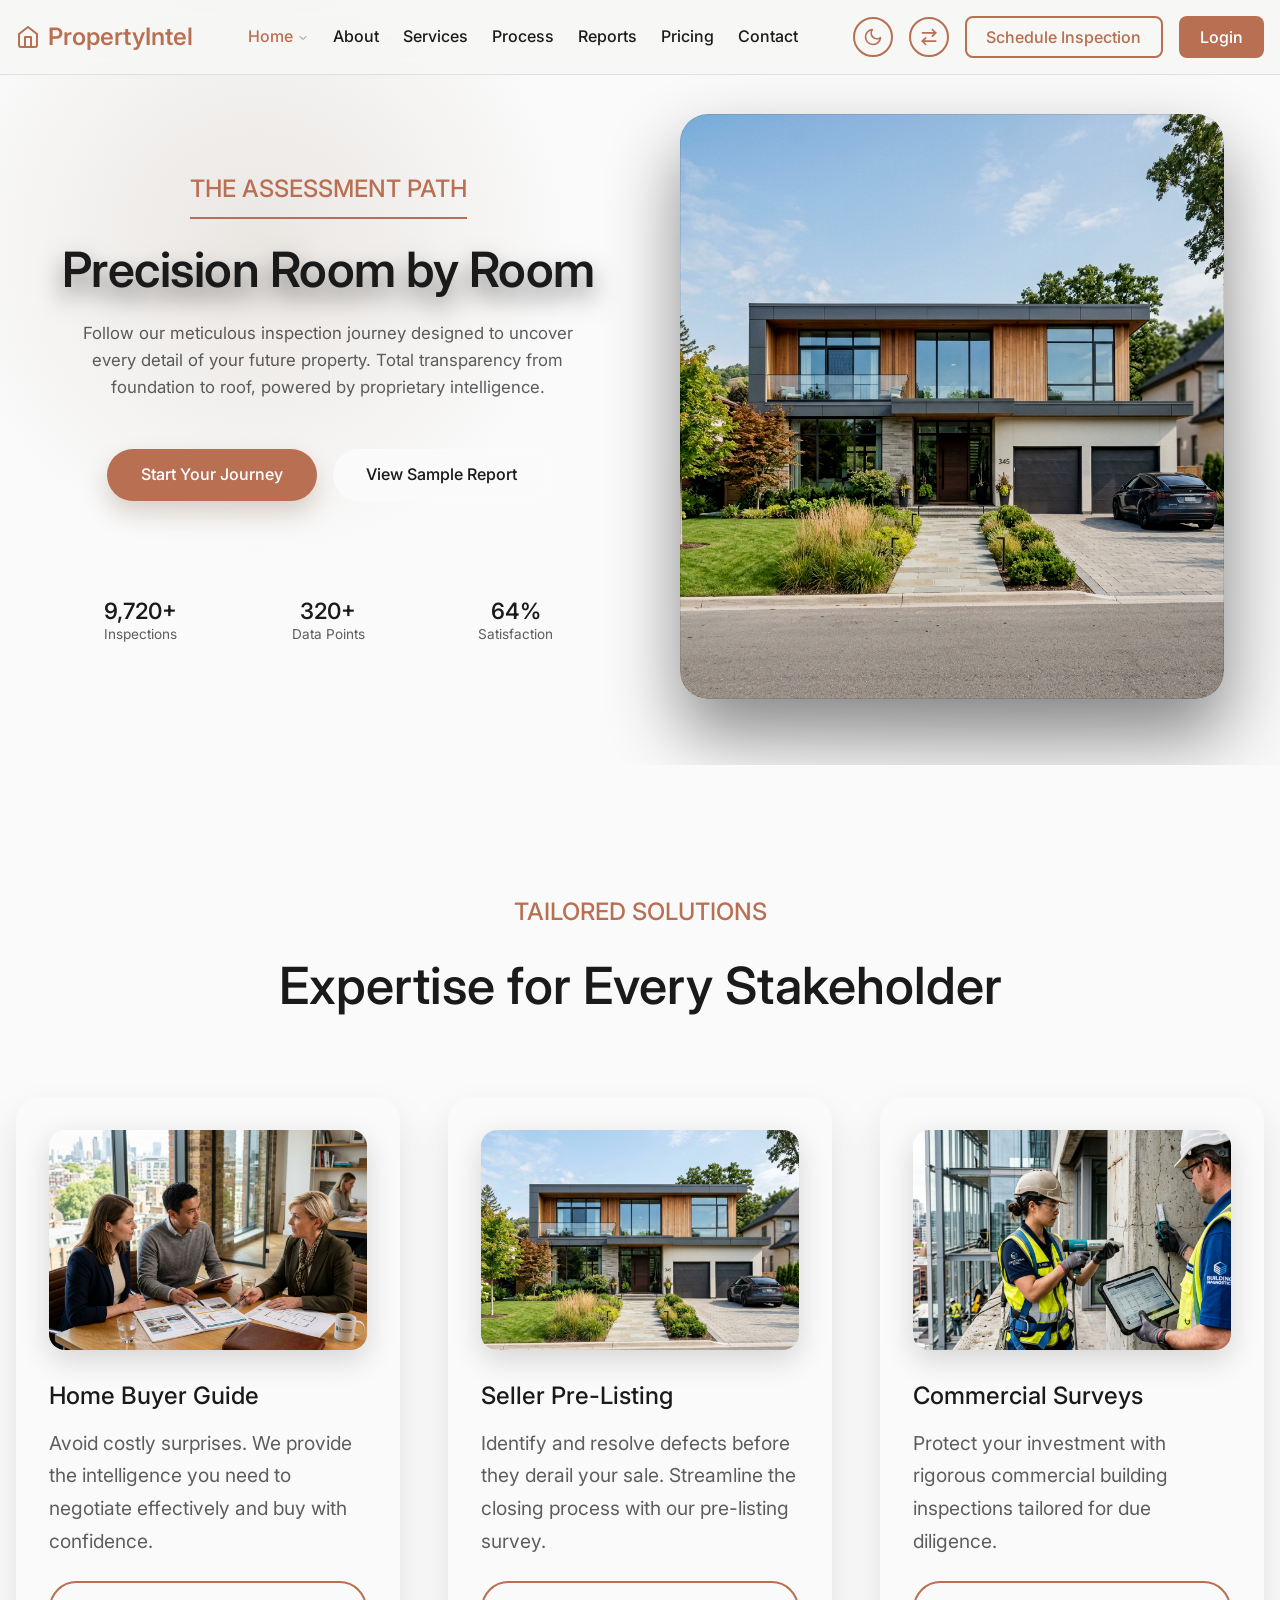
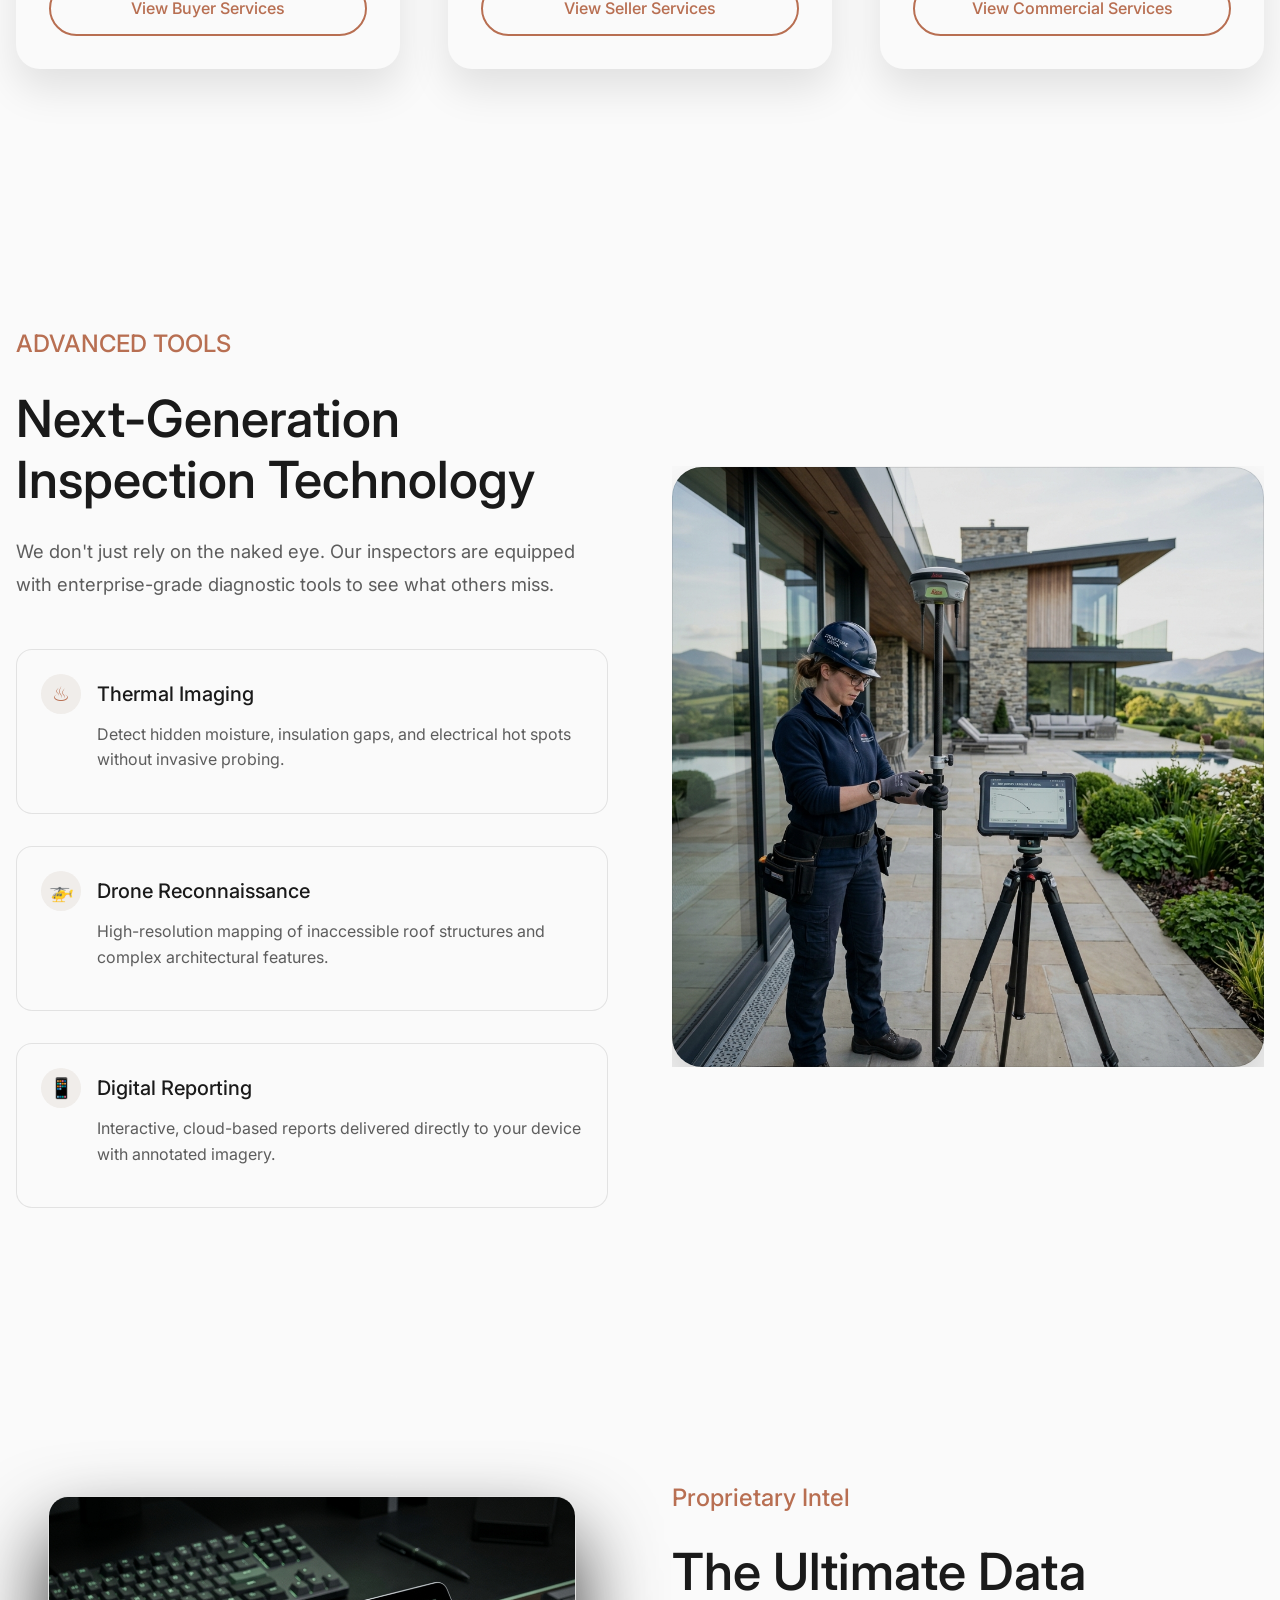
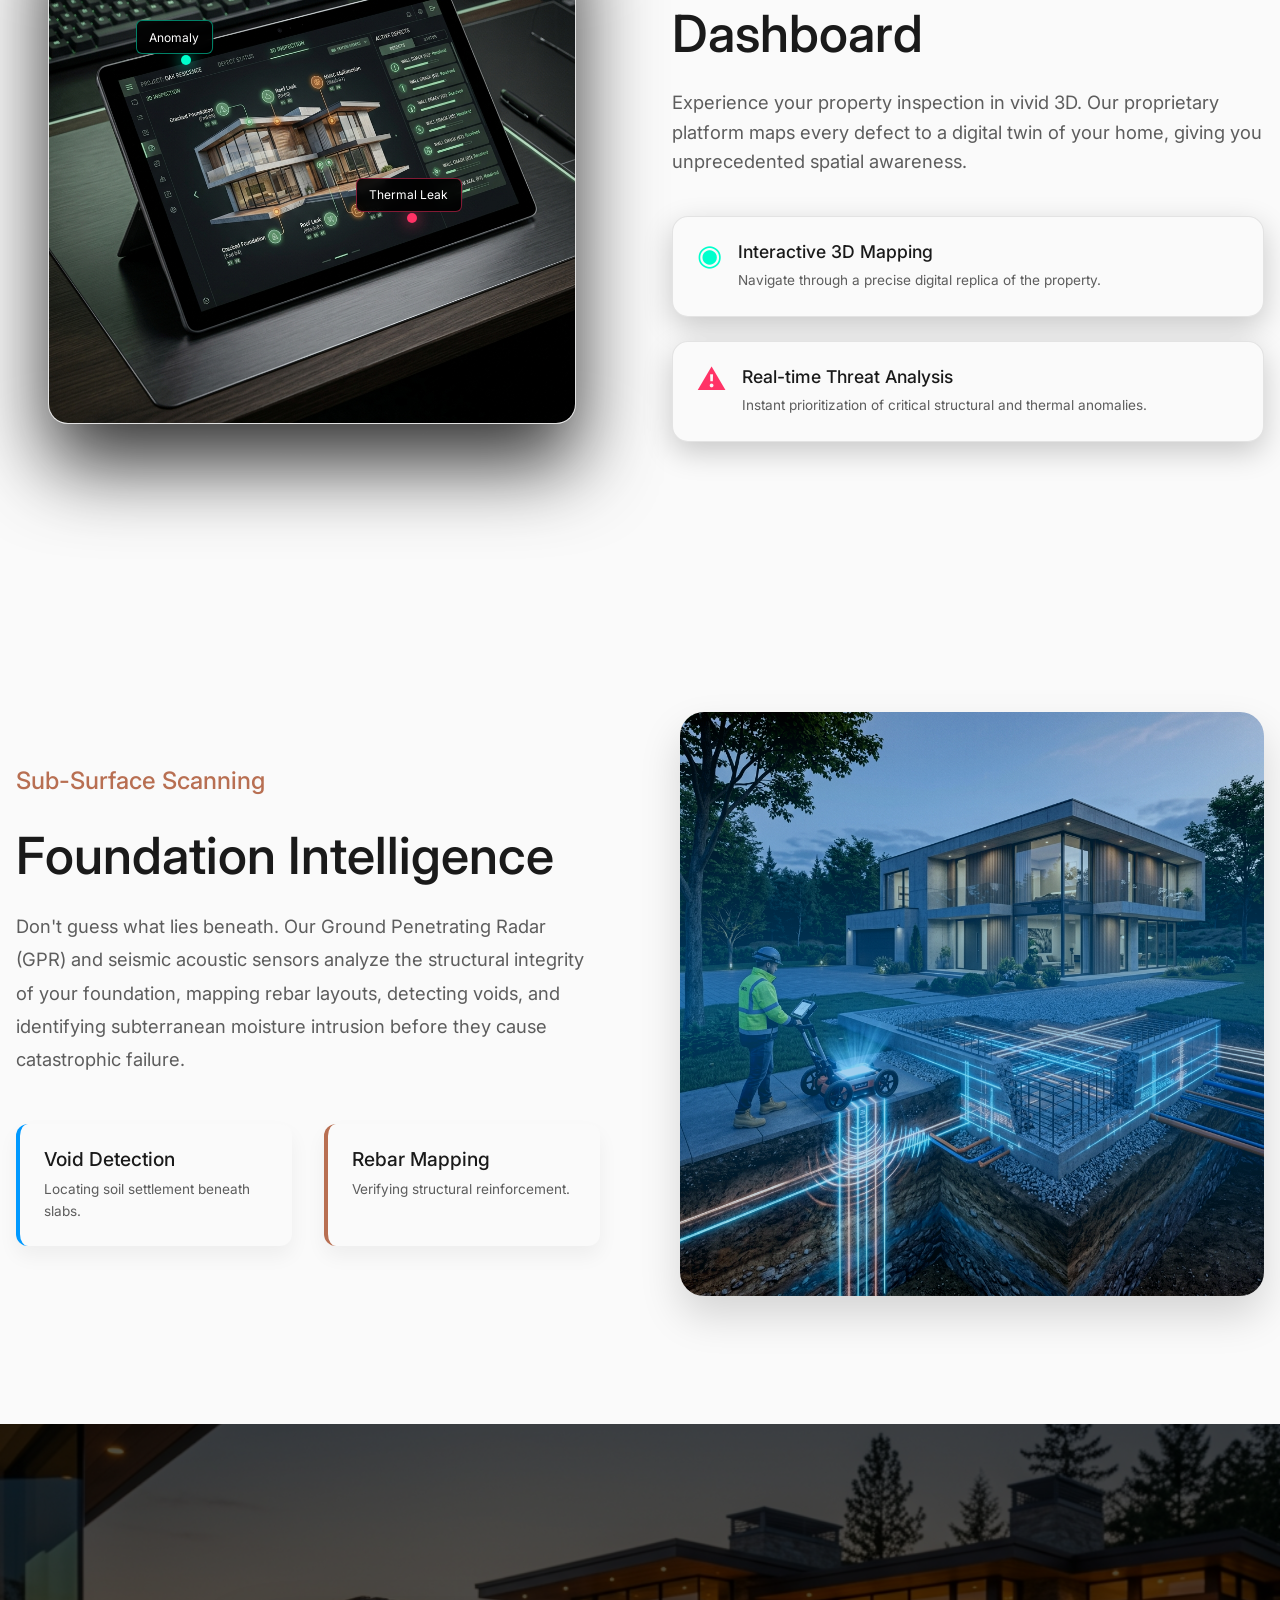
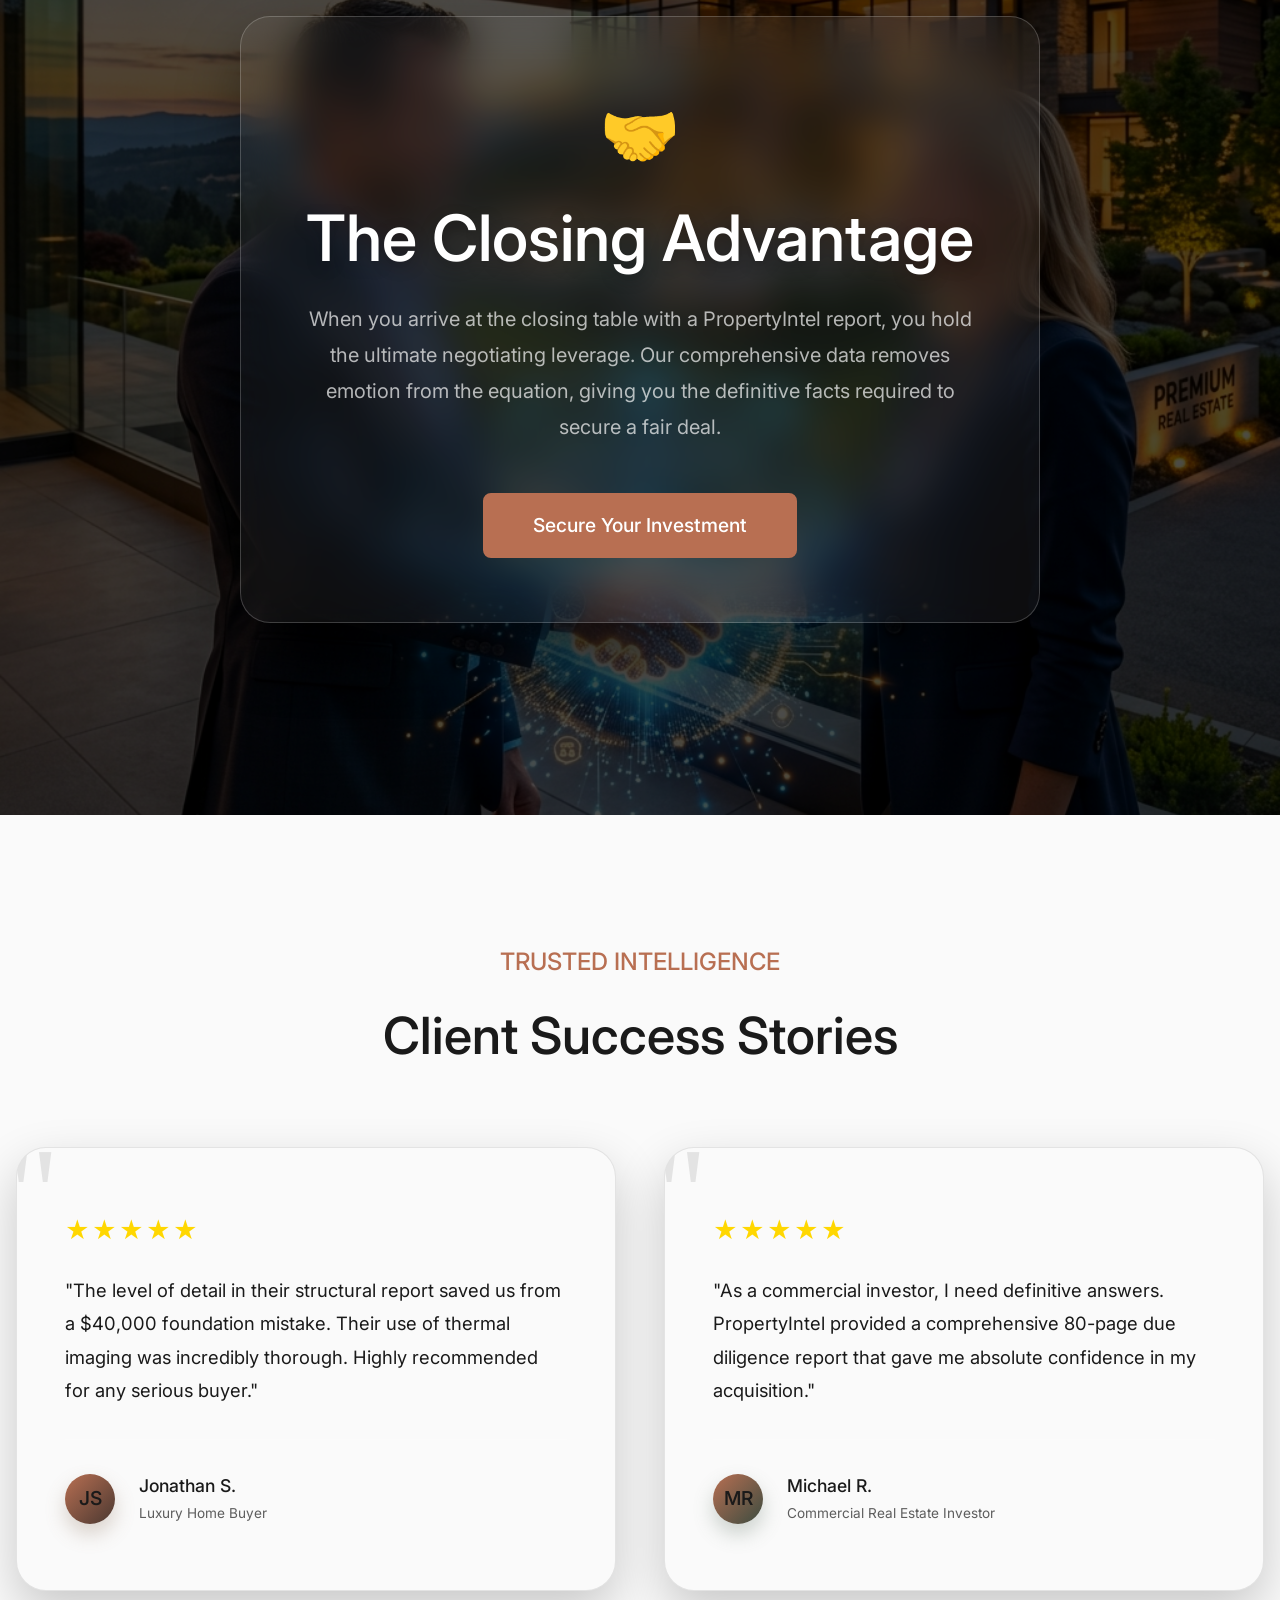
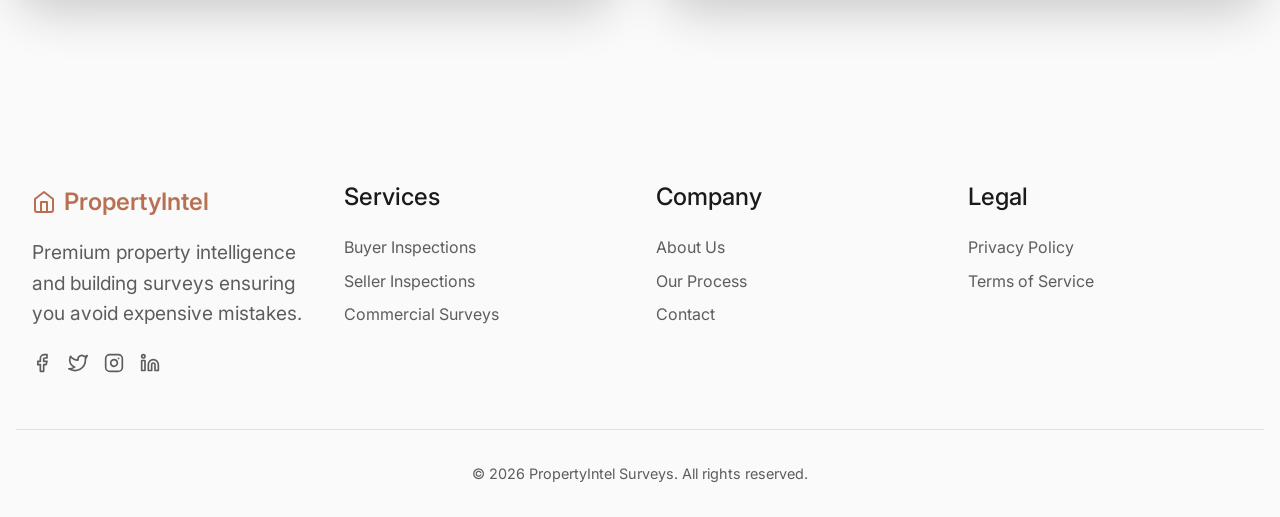
<file: home-2.html>
<!DOCTYPE html>
<html lang="en">
<head>
    <meta charset="UTF-8">
    <meta name="viewport" content="width=device-width, initial-scale=1.0">
    <title>Home Inspection & Building Survey Service | Inspection Journey</title>
    <meta name="description" content="Discover our comprehensive inspection journey. Property intelligence platform for buyers and sellers.">
    <link rel="stylesheet" href="assets/css/style.css?v=2">
    <link rel="stylesheet" href="assets/css/dark-mode.css">
    <link rel="stylesheet" href="assets/css/rtl.css">
    <style>
        /* Home 2 Unique Animations */
        .timeline-reveal {
            position: relative;
            padding-left: 3rem;
            border-left: 2px solid var(--border);
            margin: 2rem 0;
        }
        .timeline-reveal::before {
            content: '';
            position: absolute;
            left: -1px;
            top: 0;
            width: 2px;
            height: 0%;
            background: var(--copper-clay);
            animation: pathReveal 3s ease-in-out forwards;
        }
        .timeline-item {
            position: relative;
            margin-bottom: 3rem;
            opacity: 0;
            transform: translateX(20px);
            animation: itemReveal 0.5s forwards;
        }
        .timeline-item::before {
            content: '';
            position: absolute;
            left: -3.5rem;
            top: 0;
            width: 1rem;
            height: 1rem;
            border-radius: 50%;
            background: var(--card-background);
            border: 2px solid var(--copper-clay);
            animation: pulseMarker 2s infinite;
        }
        .timeline-item:nth-child(1) { animation-delay: 0.5s; }
        .timeline-item:nth-child(2) { animation-delay: 1.5s; }
        .timeline-item:nth-child(3) { animation-delay: 2.5s; }
        
        @keyframes pathReveal {
            to { height: 100%; }
        }
        @keyframes itemReveal {
            to { opacity: 1; transform: translateX(0); }
        }
        html[dir="rtl"] .timeline-reveal {
            padding-left: 0;
            padding-right: 3rem;
            border-left: none;
            border-right: 2px solid var(--border);
        }
        html[dir="rtl"] .timeline-reveal::before {
            left: auto;
            right: -1px;
        }
        html[dir="rtl"] .timeline-item {
            transform: translateX(-20px);
        }
        html[dir="rtl"] .timeline-item::before {
            left: auto;
            right: -3.5rem;
        }
        
        /* New Premium Animations for Home 2 Sections */
        @keyframes radarSweep {
            0% { transform: translateY(-100%); opacity: 0; }
            50% { opacity: 1; }
            100% { transform: translateY(100%); opacity: 0; }
        }
        @keyframes floatDashboard {
            0%, 100% { transform: perspective(1000px) rotateY(-5deg) rotateX(5deg) translateY(0); }
            50% { transform: perspective(1000px) rotateY(-5deg) rotateX(5deg) translateY(-15px); }
        }
        @keyframes glowPulse {
            0%, 100% { box-shadow: 0 0 20px rgba(95, 116, 100, 0.4); }
            50% { box-shadow: 0 0 50px rgba(95, 116, 100, 0.8); }
        }
        @keyframes dataStream {
            0% { background-position: 0 0; }
            100% { background-position: 0 1000px; }
        }
        @keyframes slowZoom {
            0% { transform: scale(1); }
            100% { transform: scale(1.1); }
        }
        @keyframes fadeUp {
            from { opacity: 0; transform: translateY(40px); }
            to { opacity: 1; transform: translateY(0); }
        }
        @media (max-width: 1024px) {
            .tool-card h4 {
                flex-direction: column !important;
                justify-content: center !important;
                text-align: center !important;
                gap: 0.5rem !important;
            }
            .tool-card p {
                margin-left: 0 !important;
                text-align: center !important;
            }
        }
    </style>
    <link rel="icon" type="image/svg+xml" href="assets/images/favicon.svg">
</head>
<body>

    <!-- Premium Floating Navbar -->
    <nav class="navbar">
        <div class="container">
            <a href="index.html" class="navbar-brand">
                <svg width="24" height="24" viewBox="0 0 24 24" fill="none" stroke="currentColor" stroke-width="2" stroke-linecap="round" stroke-linejoin="round">
                    <path d="M3 9l9-7 9 7v11a2 2 0 0 1-2 2H5a2 2 0 0 1-2-2z"></path>
                    <polyline points="9 22 9 12 15 12 15 22"></polyline>
                </svg>
                PropertyIntel
            </a>
            <ul class="nav-links">
                <li class="dropdown">
                    <a href="#" onclick="event.preventDefault();" style="color: var(--property-sage);">
                        Home
                        <svg width="12" height="12" viewBox="0 0 24 24" fill="none" stroke="currentColor" stroke-width="2" stroke-linecap="round" stroke-linejoin="round" style="margin-top:2px;"><polyline points="6 9 12 15 18 9"></polyline></svg>
                    </a>
                    <ul class="dropdown-menu">
                        <li><a href="index.html">Home 1</a></li>
                        <li><a href="home-2.html" style="color: var(--property-sage);">Home 2</a></li>
                    </ul>
                </li>
                <li><a href="about.html">About</a></li>
                <li><a href="services.html">Services</a></li>
                <li><a href="inspection-process.html">Process</a></li>
                <li><a href="sample-reports.html">Reports</a></li>
                <li><a href="pricing.html">Pricing</a></li>
                <li><a href="contact.html">Contact</a></li>
                <li class="mobile-only-toggles" style="display: flex; gap: 1.5rem; justify-content: center; margin-top: 1rem; padding-top: 1rem; border-top: 1px solid var(--border);">
                    <button class="btn btn-secondary btn-icon theme-toggle" title="Toggle Dark Mode" style="border: 1px solid var(--border);">
                        <svg width="24" height="24" viewBox="0 0 24 24" fill="none" stroke="currentColor" stroke-width="2" stroke-linecap="round" stroke-linejoin="round" class="icon-moon"><path d="M21 12.79A9 9 0 1 1 11.21 3 7 7 0 0 0 21 12.79z"></path></svg>
                        <svg width="24" height="24" viewBox="0 0 24 24" fill="none" stroke="currentColor" stroke-width="2" stroke-linecap="round" stroke-linejoin="round" class="icon-sun"><circle cx="12" cy="12" r="5"></circle><line x1="12" y1="1" x2="12" y2="3"></line><line x1="12" y1="21" x2="12" y2="23"></line><line x1="4.22" y1="4.22" x2="5.64" y2="5.64"></line><line x1="18.36" y1="18.36" x2="19.78" y2="19.78"></line><line x1="1" y1="12" x2="3" y2="12"></line><line x1="21" y1="12" x2="23" y2="12"></line><line x1="4.22" y1="19.78" x2="5.64" y2="18.36"></line><line x1="18.36" y1="5.64" x2="19.78" y2="4.22"></line></svg>
                    </button>
                    <button class="btn btn-secondary btn-icon rtl-toggle" title="Toggle RTL" style="border: 1px solid var(--border);">
                        <svg width="24" height="24" viewBox="0 0 24 24" fill="none" stroke="currentColor" stroke-width="2" stroke-linecap="round" stroke-linejoin="round" class="icon-rtl"><path d="m16 3 4 4-4 4"/><path d="M20 7H4"/><path d="m8 21-4-4 4-4"/><path d="M4 17h16"/></svg>
                        <svg width="24" height="24" viewBox="0 0 24 24" fill="none" stroke="currentColor" stroke-width="2" stroke-linecap="round" stroke-linejoin="round" class="icon-ltr"><path d="m8 3-4 4 4 4"/><path d="M4 7h16"/><path d="m16 21 4-4-4-4"/><path d="M20 17H4"/></svg>
                    </button>
                </li>
                <li class="mobile-only-cta" style="margin-top: 1rem; margin-bottom: 1rem;">
                    <a href="schedule-inspection.html" class="btn btn-secondary" style="width: 100%; text-align: center; margin-bottom: 0.5rem;">Schedule Inspection</a>
                    <a href="login.html" class="btn btn-primary" style="width: 100%; text-align: center;">Login</a>
                </li>
            </ul>
                        <div class="nav-actions">
                <button id="theme-toggle" class="btn btn-secondary btn-icon" title="Toggle Dark Mode">
                    <svg width="20" height="20" viewBox="0 0 24 24" fill="none" stroke="currentColor" stroke-width="2" stroke-linecap="round" stroke-linejoin="round" class="icon-moon"><path d="M21 12.79A9 9 0 1 1 11.21 3 7 7 0 0 0 21 12.79z"></path></svg>
                    <svg width="20" height="20" viewBox="0 0 24 24" fill="none" stroke="currentColor" stroke-width="2" stroke-linecap="round" stroke-linejoin="round" class="icon-sun"><circle cx="12" cy="12" r="5"></circle><line x1="12" y1="1" x2="12" y2="3"></line><line x1="12" y1="21" x2="12" y2="23"></line><line x1="4.22" y1="4.22" x2="5.64" y2="5.64"></line><line x1="18.36" y1="18.36" x2="19.78" y2="19.78"></line><line x1="1" y1="12" x2="3" y2="12"></line><line x1="21" y1="12" x2="23" y2="12"></line><line x1="4.22" y1="19.78" x2="5.64" y2="18.36"></line><line x1="18.36" y1="5.64" x2="19.78" y2="4.22"></line></svg>
                </button>
                <button id="rtl-toggle" class="btn btn-secondary btn-icon" title="Toggle RTL">
                    <svg width="20" height="20" viewBox="0 0 24 24" fill="none" stroke="currentColor" stroke-width="2" stroke-linecap="round" stroke-linejoin="round" class="icon-rtl"><path d="m16 3 4 4-4 4"/><path d="M20 7H4"/><path d="m8 21-4-4 4-4"/><path d="M4 17h16"/></svg>
                    <svg width="20" height="20" viewBox="0 0 24 24" fill="none" stroke="currentColor" stroke-width="2" stroke-linecap="round" stroke-linejoin="round" class="icon-ltr"><path d="m8 3-4 4 4 4"/><path d="M4 7h16"/><path d="m16 21 4-4-4-4"/><path d="M20 17H4"/></svg>
                </button>
                <a href="schedule-inspection.html" class="btn btn-secondary">Schedule Inspection</a>
                <a href="login.html" class="btn btn-primary">Login</a>
                <button class="menu-toggle">☰</button>
            </div>
        </div>
    </nav>

    <!-- Hero Section: Inspection Journey -->
    <section class="hero-section" style="padding-top: 7rem; padding-bottom: 4rem; position: relative; overflow: hidden; min-height: 85vh; display: flex; align-items: center; background-color: var(--secondary-background);">
        <!-- Glowing Atmospheric Orbs -->
        <div style="position: absolute; top: -10%; left: -5%; width: 50vw; height: 50vw; background: radial-gradient(circle, rgba(144,116,92,0.15) 0%, transparent 70%); border-radius: 50%; z-index: 1; animation: floatDashboard 15s infinite alternate;"></div>
        <div style="position: absolute; bottom: -20%; right: -10%; width: 60vw; height: 60vw; background: radial-gradient(circle, rgba(95,116,100,0.12) 0%, transparent 70%); border-radius: 50%; z-index: 1; animation: floatDashboard 20s infinite alternate-reverse;"></div>

        <div class="container grid grid-2" style="position: relative; z-index: 2; align-items: center; gap: 5rem; max-width: 1200px;">
            <!-- Left Side Content (No Card BG) -->
            <div class="hero-content" style="padding: 1rem 0; transform: translateY(30px); opacity: 0; animation: fadeUp 1.2s cubic-bezier(0.16, 1, 0.3, 1) 0.2s forwards; text-align: center;">
                
                <span class="subheading" style="color: var(--copper-clay); display: inline-block; margin-bottom: 1.5rem; border-bottom: 2px solid var(--copper-clay); padding-bottom: 0.5rem;">THE ASSESSMENT PATH</span>
                <h1 style="color: var(--text-primary); font-size: clamp(2.2rem, 3.8vw, 3.2rem); line-height: 1.1; margin-bottom: 1.5rem; text-shadow: 0 12px 24px rgba(0,0,0,0.5); font-weight: 580; letter-spacing: -0.5px;">Precision Room by Room</h1>
                <p style="color: var(--text-secondary); font-size: 1.05rem; line-height: 1.6; margin: 0 auto 3rem auto; max-width: 95%;">Follow our meticulous inspection journey designed to uncover every detail of your future property. Total transparency from foundation to roof, powered by proprietary intelligence.</p>
                
                <div class="card-actions" style="display: flex; gap: 1rem; justify-content: center; flex-wrap: wrap; margin-bottom: 3.5rem;">
                    <a href="schedule-inspection.html" class="btn btn-primary" style="padding: 0.9rem 2rem; font-size: 1rem; font-weight: 520; border-radius: 50px; box-shadow: 0 12px 24px rgba(144,116,92,0.3); transition: transform 0.3s ease, box-shadow 0.3s ease;">Start Your Journey</a>
                    <a href="sample-reports.html" class="btn btn-secondary" style="padding: 0.9rem 2rem; font-size: 1rem; font-weight: 520; border-radius: 50px; border: 1px solid rgba(255,255,255,0.2); color: var(--text-primary); background: var(--card-background); transition: all 0.3s ease; backdrop-filter: blur(5px);">View Sample Report</a>
                </div>
                
                <!-- Horizontal Feature Row (Animated Stats) -->
                <div style="display: flex; gap: 1.2rem; justify-content: center; border-top: 1px solid rgba(255,255,255,0.1); padding-top: 2.5rem; text-align: center; flex-wrap: wrap;">
                    <div style="flex: 1; min-width: 100px;">
                        <h4 style="color: var(--text-primary); font-size: 1.4rem; margin-bottom: 0.1rem; font-weight: 550;"><span class="stat-counter" data-target="15000">0</span>+</h4>
                        <p class="caption" style="color: var(--text-secondary); font-size: 0.85rem; line-height: 1.2; margin-bottom: 0;">Inspections</p>
                    </div>
                    <div style="flex: 1; min-width: 100px;">
                        <h4 style="color: var(--text-primary); font-size: 1.4rem; margin-bottom: 0.1rem; font-weight: 550;"><span class="stat-counter" data-target="500">0</span>+</h4>
                        <p class="caption" style="color: var(--text-secondary); font-size: 0.85rem; line-height: 1.2; margin-bottom: 0;">Data Points</p>
                    </div>
                    <div style="flex: 1; min-width: 100px;">
                        <h4 style="color: var(--text-primary); font-size: 1.4rem; margin-bottom: 0.1rem; font-weight: 550;"><span class="stat-counter" data-target="100">0</span>%</h4>
                        <p class="caption" style="color: var(--text-secondary); font-size: 0.85rem; line-height: 1.2; margin-bottom: 0;">Satisfaction</p>
                    </div>
                </div>

                <script>
                    (function() {
                        const runCounters = () => {
                            const counters = document.querySelectorAll('.stat-counter');
                            counters.forEach(counter => {
                                const target = +counter.getAttribute('data-target');
                                const duration = 2000; // ms
                                const increment = target / (duration / 16);
                                let current = 0;
                                const updateCount = () => {
                                    current += increment;
                                    if (current < target) {
                                        counter.innerText = Math.ceil(current).toLocaleString();
                                        requestAnimationFrame(updateCount);
                                    } else {
                                        counter.innerText = target.toLocaleString();
                                    }
                                };
                                setTimeout(updateCount, 800); // Wait for entrance animation
                            });
                        };
                        if (document.readyState === 'loading') {
                            document.addEventListener('DOMContentLoaded', runCounters);
                        } else {
                            runCounters();
                        }
                    })();
                </script>
            </div>
            
            <!-- Hero Image (Right Side) -->
            <div style="position: relative; border-radius: 28px; overflow: hidden; box-shadow: 0 35px 70px rgba(0,0,0,0.45); transform: translateY(30px); opacity: 0; animation: fadeUp 1.2s cubic-bezier(0.16, 1, 0.3, 1) 0.4s forwards; height: 100%; min-height: 550px; height: 65vh; max-height: 650px;">
                <img src="assets/images/modern_home_1781869551171.png" alt="Precision Room by Room" style="position: absolute; top: 0; left: 0; width: 100%; height: 100%; object-fit: cover; filter: brightness(0.9) contrast(1.1);">
                <div style="position: absolute; inset: 0; border: 1px solid var(--border); border-radius: 28px; pointer-events: none;"></div>
            </div>
        </div>
    </section>

    <!-- Guide & Services Section -->
    <section style="padding: 8rem 0;">
        <div class="container">
            <div class="text-center" style="margin-bottom: 5rem;">
                <span class="subheading" style="color: var(--copper-clay);">TAILORED SOLUTIONS</span>
                <h2 style="font-size: clamp(2.5rem, 4vw, 3.5rem); margin-top: 1rem;">Expertise for Every Stakeholder</h2>
            </div>
            <div class="grid grid-3 odd-cards" style="gap: 3rem;">
                <div class="card" style="border-radius: 24px; padding: 2rem; background: var(--secondary-background); border: 1px solid rgba(255,255,255,0.03); box-shadow: 0 20px 40px rgba(0,0,0,0.1); transition: transform 0.4s ease;">
                    <img src="assets/images/buyers_review_1781869599172.png" alt="Buyer Guide" style="width: 100%; border-radius: 16px; margin-bottom: 2rem; height: 220px; object-fit: cover; box-shadow: 0 10px 30px rgba(0,0,0,0.15);">
                    <h4 class="card-title" style="font-size: 1.5rem; margin-bottom: 1rem;">Home Buyer Guide</h4>
                    <p class="card-text" style="color: var(--text-secondary); line-height: 1.7; margin-bottom: 1.5rem;">Avoid costly surprises. We provide the intelligence you need to negotiate effectively and buy with confidence.</p>
                    <a href="service-details.html" class="btn btn-secondary" style="width: 100%; border-radius: 50px; padding: 1rem;">View Buyer Services</a>
                </div>
                <div class="card" style="border-radius: 24px; padding: 2rem; background: var(--secondary-background); border: 1px solid rgba(255,255,255,0.03); box-shadow: 0 20px 40px rgba(0,0,0,0.1); transition: transform 0.4s ease;">
                    <img src="assets/images/modern_home_1781869551171.png" alt="Seller Guide" style="width: 100%; border-radius: 16px; margin-bottom: 2rem; height: 220px; object-fit: cover; box-shadow: 0 10px 30px rgba(0,0,0,0.15);">
                    <h4 class="card-title" style="font-size: 1.5rem; margin-bottom: 1rem;">Seller Pre-Listing</h4>
                    <p class="card-text" style="color: var(--text-secondary); line-height: 1.7; margin-bottom: 1.5rem;">Identify and resolve defects before they derail your sale. Streamline the closing process with our pre-listing survey.</p>
                    <a href="service-details.html" class="btn btn-secondary" style="width: 100%; border-radius: 50px; padding: 1rem;">View Seller Services</a>
                </div>
                <div class="card" style="border-radius: 24px; padding: 2rem; background: var(--secondary-background); border: 1px solid rgba(255,255,255,0.03); box-shadow: 0 20px 40px rgba(0,0,0,0.1); transition: transform 0.4s ease;">
                    <img src="assets/images/structural_survey_1781869583652.png" alt="Commercial Guide" style="width: 100%; border-radius: 16px; margin-bottom: 2rem; height: 220px; object-fit: cover; box-shadow: 0 10px 30px rgba(0,0,0,0.15);">
                    <h4 class="card-title" style="font-size: 1.5rem; margin-bottom: 1rem;">Commercial Surveys</h4>
                    <p class="card-text" style="color: var(--text-secondary); line-height: 1.7; margin-bottom: 1.5rem;">Protect your investment with rigorous commercial building inspections tailored for due diligence.</p>
                    <a href="service-details.html" class="btn btn-secondary" style="width: 100%; border-radius: 50px; padding: 1rem;">View Commercial Services</a>
                </div>
            </div>
        </div>
    </section>

    <!-- Inspection Technology -->
    <section class="bg-secondary" style="padding: 8rem 0; position: relative;">
        <div class="container grid grid-2" style="align-items: center; gap: 4rem;">
            <div style="position: relative; z-index: 2;">
                <span class="subheading" style="color: var(--copper-clay);">ADVANCED TOOLS</span>
                <h2 style="font-size: clamp(2.5rem, 4vw, 3.5rem); margin-top: 1rem; margin-bottom: 1.5rem;">Next-Generation Inspection Technology</h2>
                <p style="font-size: 1.15rem; color: var(--text-secondary); line-height: 1.8;">We don't just rely on the naked eye. Our inspectors are equipped with enterprise-grade diagnostic tools to see what others miss.</p>
                <div style="margin-top: 3rem; display: flex; flex-direction: column; gap: 2rem;">
                    <div class="tool-card" style="padding: 1.5rem; background: rgba(255,255,255,0.02); border-radius: 16px; border: 1px solid var(--border); transition: transform 0.3s ease;">
                        <h4 style="margin-bottom: 0.5rem; display: flex; align-items: center; gap: 1rem; font-size: 1.25rem;"><span style="background: rgba(144,116,92,0.1); width: 40px; height: 40px; display: flex; align-items: center; justify-content: center; border-radius: 50%; color: var(--copper-clay);">♨</span> Thermal Imaging</h4>
                        <p class="caption" style="color: var(--text-secondary); margin-left: 56px; font-size: 1rem;">Detect hidden moisture, insulation gaps, and electrical hot spots without invasive probing.</p>
                    </div>
                    <div class="tool-card" style="padding: 1.5rem; background: rgba(255,255,255,0.02); border-radius: 16px; border: 1px solid var(--border); transition: transform 0.3s ease;">
                        <h4 style="margin-bottom: 0.5rem; display: flex; align-items: center; gap: 1rem; font-size: 1.25rem;"><span style="background: rgba(144,116,92,0.1); width: 40px; height: 40px; display: flex; align-items: center; justify-content: center; border-radius: 50%; color: var(--copper-clay);">🚁</span> Drone Reconnaissance</h4>
                        <p class="caption" style="color: var(--text-secondary); margin-left: 56px; font-size: 1rem;">High-resolution mapping of inaccessible roof structures and complex architectural features.</p>
                    </div>
                    <div class="tool-card" style="padding: 1.5rem; background: rgba(255,255,255,0.02); border-radius: 16px; border: 1px solid var(--border); transition: transform 0.3s ease;">
                        <h4 style="margin-bottom: 0.5rem; display: flex; align-items: center; gap: 1rem; font-size: 1.25rem;"><span style="background: rgba(144,116,92,0.1); width: 40px; height: 40px; display: flex; align-items: center; justify-content: center; border-radius: 50%; color: var(--copper-clay);">📱</span> Digital Reporting</h4>
                        <p class="caption" style="color: var(--text-secondary); margin-left: 56px; font-size: 1rem;">Interactive, cloud-based reports delivered directly to your device with annotated imagery.</p>
                    </div>
                </div>
            </div>
            <div class="animate-on-scroll" style="position: relative; border-radius: 30px; overflow: hidden; height: 600px; box-shadow: 0 30px 60px rgba(0,0,0,0.2);">
                <img src="assets/images/hero_inspection_1781869531074.png" alt="Inspector using technology" style="width: 100%; height: 100%; object-fit: cover; filter: brightness(0.9);">
                <div style="position: absolute; inset: 0; border: 1px solid var(--border); border-radius: 30px; pointer-events: none;"></div>
            </div>
        </div>
    </section>

    <!-- Unique Section 1: Interactive Data Dashboard -->
    <section style="padding: 8rem 0; background-color: var(--secondary-background); color: var(--text-primary); overflow: hidden; position: relative;">
        <!-- Digital Rain Background -->
        <div style="position: absolute; top: 0; left: 0; width: 100%; height: 200%; background: linear-gradient(rgba(255,255,255,0.01) 50%, transparent 50%); background-size: 100% 4px; animation: dataStream 40s linear infinite; opacity: 0.5; z-index: 1;"></div>
        
        <div class="container grid grid-2" style="position: relative; z-index: 2; align-items: center; gap: 4rem;">
            <div style="order: 2;">
                <span class="subheading" style="color: var(--property-sage);">Proprietary Intel</span>
                <h2 style="font-size: clamp(2.5rem, 4vw, 3.5rem); color: var(--text-primary); margin-bottom: 1.5rem;">The Ultimate Data Dashboard</h2>
                <p style="font-size: 1.15rem; color: var(--text-secondary); margin-bottom: 2.5rem;">Experience your property inspection in vivid 3D. Our proprietary platform maps every defect to a digital twin of your home, giving you unprecedented spatial awareness.</p>
                
                <div class="card-list" style="flex-direction: column; gap: 1.5rem;">
                    <div style="display: flex; align-items: flex-start; gap: 1rem; background: var(--card-background); padding: 1.5rem; border-radius: 16px; border: 1px solid var(--border); box-shadow: 0 10px 30px rgba(0,0,0,0.2); backdrop-filter: blur(10px);">
                        <div style="color: #00ffcc; font-size: 1.8rem; line-height: 1;">◉</div>
                        <div>
                            <h4 style="color: var(--text-primary); margin-bottom: 0.5rem; font-size: 1.1rem;">Interactive 3D Mapping</h4>
                            <p class="caption" style="color: var(--text-secondary); margin: 0;">Navigate through a precise digital replica of the property.</p>
                        </div>
                    </div>
                    <div style="display: flex; align-items: flex-start; gap: 1rem; background: var(--card-background); padding: 1.5rem; border-radius: 16px; border: 1px solid var(--border); box-shadow: 0 10px 30px rgba(0,0,0,0.2); backdrop-filter: blur(10px);">
                        <div style="color: #ff3366; font-size: 1.8rem; line-height: 1;">⚠</div>
                        <div>
                            <h4 style="color: var(--text-primary); margin-bottom: 0.5rem; font-size: 1.1rem;">Real-time Threat Analysis</h4>
                            <p class="caption" style="color: var(--text-secondary); margin: 0;">Instant prioritization of critical structural and thermal anomalies.</p>
                        </div>
                    </div>
                </div>
            </div>
            
            <div style="position: relative; display: flex; justify-content: center; align-items: center; padding: 2rem; order: 1;">
                <!-- Decorative structural rings behind the image -->
                <div style="position: absolute; width: 100%; aspect-ratio: 1; border: 1px dashed rgba(255, 255, 255, 0.1); border-radius: 50%; top: 50%; left: 50%; transform: translate(-50%, -50%);"></div>
                <div style="position: absolute; width: 80%; aspect-ratio: 1; border: 1px solid rgba(0, 255, 204, 0.1); border-radius: 50%; top: 50%; left: 50%; transform: translate(-50%, -50%);"></div>

                <div style="position: relative; width: 100%; border-radius: 20px; overflow: hidden; box-shadow: 0 40px 80px rgba(0,0,0,0.8); border: 1px solid var(--border); animation: floatDashboard 8s infinite ease-in-out;">
                    <img src="assets/images/home2_dashboard.png" alt="Interactive Data Dashboard" style="width: 100%; display: block;">
                    
                    <!-- Floating Data Points -->
                    <div style="position: absolute; top: 30%; left: 25%; width: 10px; height: 10px; background: #00ffcc; border-radius: 50%; box-shadow: 0 0 15px #00ffcc; animation: pulseMarker 2s infinite;">
                        <div style="position: absolute; top: -35px; left: -45px; background: rgba(0,0,0,0.9); padding: 0.4rem 0.8rem; border-radius: 6px; border: 1px solid rgba(0,255,204,0.5); color: #fff; font-size: 0.75rem; white-space: nowrap; backdrop-filter: blur(5px);">Anomaly</div>
                    </div>
                    <div style="position: absolute; top: 60%; right: 30%; width: 10px; height: 10px; background: #ff3366; border-radius: 50%; box-shadow: 0 0 15px #ff3366; animation: pulseMarker 2.5s infinite; animation-delay: 1s;">
                        <div style="position: absolute; top: -35px; right: -45px; background: rgba(0,0,0,0.9); padding: 0.4rem 0.8rem; border-radius: 6px; border: 1px solid rgba(255,51,102,0.5); color: #fff; font-size: 0.75rem; white-space: nowrap; backdrop-filter: blur(5px);">Thermal Leak</div>
                    </div>
                </div>
            </div>
        </div>
    </section>

    <!-- Unique Section 2: Deep-Scan Foundation Analysis -->
    <section style="padding: 8rem 0; background: var(--secondary-background); position: relative; overflow: hidden;">
        <div class="container grid grid-2" style="align-items: center; gap: 5rem;">
            <div style="order: 2;">
                <div style="position: relative; border-radius: 24px; overflow: hidden; box-shadow: 0 20px 40px rgba(0,0,0,0.15);">
                    <img src="assets/images/home2_radar.png" alt="Ground Penetrating Radar" style="width: 100%; display: block; filter: contrast(1.1) brightness(0.9);">
                    
                    <!-- Radar Sweep Line -->
                    <div style="position: absolute; top: 0; left: 0; width: 100%; height: 100%; background: linear-gradient(to bottom, transparent, rgba(0, 153, 255, 0.4), transparent); animation: radarSweep 4s infinite linear;"></div>
                </div>
            </div>
            <div style="order: 1;">
                <span class="subheading" style="color: var(--copper-clay);">Sub-Surface Scanning</span>
                <h2 style="font-size: clamp(2.5rem, 4vw, 3.5rem); margin-bottom: 1.5rem;">Foundation Intelligence</h2>
                <p style="font-size: 1.15rem; line-height: 1.8; margin-bottom: 2rem;">
                    Don't guess what lies beneath. Our Ground Penetrating Radar (GPR) and seismic acoustic sensors analyze the structural integrity of your foundation, mapping rebar layouts, detecting voids, and identifying subterranean moisture intrusion before they cause catastrophic failure.
                </p>
                
                <div style="display: flex; gap: 2rem; margin-top: 3rem;">
                    <div style="flex: 1; padding: 1.5rem; background: var(--card-background); border-radius: 12px; box-shadow: 0 10px 20px rgba(0,0,0,0.05); border-left: 4px solid #0099ff;">
                        <h4 style="margin-bottom: 0.5rem; font-size: 1.2rem;">Void Detection</h4>
                        <p class="caption" style="margin: 0;">Locating soil settlement beneath slabs.</p>
                    </div>
                    <div style="flex: 1; padding: 1.5rem; background: var(--card-background); border-radius: 12px; box-shadow: 0 10px 20px rgba(0,0,0,0.05); border-left: 4px solid var(--copper-clay);">
                        <h4 style="margin-bottom: 0.5rem; font-size: 1.2rem;">Rebar Mapping</h4>
                        <p class="caption" style="margin: 0;">Verifying structural reinforcement.</p>
                    </div>
                </div>
            </div>
        </div>
    </section>

    <!-- Unique Section 3: The Closing Advantage -->
    <section style="padding: 12rem 0; position: relative; background-color: var(--secondary-background); display: flex; align-items: center; justify-content: center;">
        <!-- Full Bleed Image Background -->
        <div style="position: absolute; top: 0; left: 0; width: 100%; height: 100%; background-image: url('assets/images/home2_closing.png'); background-size: cover; background-position: center; filter: brightness(0.3) saturate(1.2); z-index: 1;"></div>
        
        <div class="container" style="position: relative; z-index: 2;">
            <div style="max-width: 800px; width: 100%; margin: 0 auto; background: rgba(255, 255, 255, 0.05); backdrop-filter: blur(20px); -webkit-backdrop-filter: blur(20px); border: 1px solid rgba(255, 255, 255, 0.2); padding: clamp(2rem, 5vw, 5rem) clamp(1rem, 5vw, 4rem); border-radius: 30px; text-align: center; animation: glowPulse 4s infinite alternate; box-shadow: 0 30px 60px rgba(0,0,0,0.4); box-sizing: border-box;">
                <div style="font-size: 4rem; margin-bottom: 1rem;">🤝</div>
                <h2 style="font-size: clamp(2.5rem, 5vw, 4rem); color: #fff; margin-bottom: 1.5rem; text-shadow: 0 5px 15px rgba(0,0,0,0.3);">The Closing Advantage</h2>
                <p style="font-size: 1.25rem; line-height: 1.8; color: var(--soft-stone); margin-bottom: 3rem;">
                    When you arrive at the closing table with a PropertyIntel report, you hold the ultimate negotiating leverage. Our comprehensive data removes emotion from the equation, giving you the definitive facts required to secure a fair deal.
                </p>
                <a href="schedule-inspection.html" class="btn btn-primary" style="font-size: 1.2rem; padding: 1.2rem 3rem; background: var(--copper-clay); border-color: var(--copper-clay);">Secure Your Investment</a>
            </div>
        </div>
    </section>

    <!-- Customer Reviews -->
    <section style="padding: 8rem 0;">
        <div class="container">
            <div class="text-center" style="margin-bottom: 5rem;">
                <span class="subheading" style="color: var(--copper-clay);">TRUSTED INTELLIGENCE</span>
                <h2 style="font-size: clamp(2.5rem, 4vw, 3.5rem); margin-top: 1rem;">Client Success Stories</h2>
            </div>
            <div class="grid grid-2" style="gap: 3rem;">
                <div class="card" style="background: var(--secondary-background); border-radius: 30px; padding: 4rem 3rem; border: 1px solid var(--border); box-shadow: 0 20px 50px rgba(0,0,0,0.2); position: relative; overflow: hidden;">
                    <div style="position: absolute; top: -20px; left: -10px; font-size: 8rem; color: var(--border); font-family: serif; line-height: 1;">"</div>
                    <div style="color: #FFD700; font-size: 1.5rem; margin-bottom: 1.5rem; letter-spacing: 2px;">★★★★★</div>
                    <p class="card-text" style="color: var(--text-primary); font-size: 1.15rem; line-height: 1.8; margin-bottom: 2rem; position: relative; z-index: 2;">"The level of detail in their structural report saved us from a $40,000 foundation mistake. Their use of thermal imaging was incredibly thorough. Highly recommended for any serious buyer."</p>
                    <div style="border-top: 1px solid rgba(255,255,255,0.1); padding-top: 2rem; display: flex; align-items: center; gap: 1.5rem;">
                        <div style="width: 50px; height: 50px; border-radius: 50%; background: linear-gradient(135deg, var(--copper-clay), #4a3831); color: var(--text-primary); display: flex; align-items: center; justify-content: center; font-weight: 550; font-size: 1.2rem; box-shadow: 0 10px 20px rgba(144,116,92,0.3);">JS</div>
                        <div>
                            <div class="label" style="color: var(--text-primary); font-size: 1.1rem;">Jonathan S.</div>
                            <span class="caption" style="color: var(--text-secondary);">Luxury Home Buyer</span>
                        </div>
                    </div>
                </div>
                <div class="card" style="background: var(--secondary-background); border-radius: 30px; padding: 4rem 3rem; border: 1px solid var(--border); box-shadow: 0 20px 50px rgba(0,0,0,0.2); position: relative; overflow: hidden;">
                    <div style="position: absolute; top: -20px; left: -10px; font-size: 8rem; color: var(--border); font-family: serif; line-height: 1;">"</div>
                    <div style="color: #FFD700; font-size: 1.5rem; margin-bottom: 1.5rem; letter-spacing: 2px;">★★★★★</div>
                    <p class="card-text" style="color: var(--text-primary); font-size: 1.15rem; line-height: 1.8; margin-bottom: 2rem; position: relative; z-index: 2;">"As a commercial investor, I need definitive answers. PropertyIntel provided a comprehensive 80-page due diligence report that gave me absolute confidence in my acquisition."</p>
                    <div style="border-top: 1px solid rgba(255,255,255,0.1); padding-top: 2rem; display: flex; align-items: center; gap: 1.5rem;">
                        <div style="width: 50px; height: 50px; border-radius: 50%; background: linear-gradient(135deg, var(--property-sage), #3c4c40); color: var(--text-primary); display: flex; align-items: center; justify-content: center; font-weight: 550; font-size: 1.2rem; box-shadow: 0 10px 20px rgba(95,116,100,0.3);">MR</div>
                        <div>
                            <div class="label" style="color: var(--text-primary); font-size: 1.1rem;">Michael R.</div>
                            <span class="caption" style="color: var(--text-secondary);">Commercial Real Estate Investor</span>
                        </div>
                    </div>
                </div>
            </div>
        </div>
    </section>

    <!-- Footer -->
        <footer class="site-footer">
        <div class="container grid grid-4">
            <div>
                <a href="index.html" class="navbar-brand" style="margin-bottom: 1rem; padding: 0;">
                    <svg width="24" height="24" viewBox="0 0 24 24" fill="none" stroke="currentColor" stroke-width="2" stroke-linecap="round" stroke-linejoin="round">
                        <path d="M3 9l9-7 9 7v11a2 2 0 0 1-2 2H5a2 2 0 0 1-2-2z"></path>
                        <polyline points="9 22 9 12 15 12 15 22"></polyline>
                    </svg>
                    PropertyIntel
                </a>
                <p>Premium property intelligence and building surveys ensuring you avoid expensive mistakes.</p>
                <div class="footer-socials" style="margin-top: 1.5rem; display: flex; gap: 1rem;">
                    <a href="#" class="footer-social-icon facebook"><svg width="20" height="20" viewBox="0 0 24 24" fill="none" stroke="currentColor" stroke-width="2" stroke-linecap="round" stroke-linejoin="round"><path d="M18 2h-3a5 5 0 0 0-5 5v3H7v4h3v8h4v-8h3l1-4h-4V7a1 1 0 0 1 1-1h3z"></path></svg></a>
                    <a href="#" class="footer-social-icon twitter"><svg width="20" height="20" viewBox="0 0 24 24" fill="none" stroke="currentColor" stroke-width="2" stroke-linecap="round" stroke-linejoin="round"><path d="M23 3a10.9 10.9 0 0 1-3.14 1.53 4.48 4.48 0 0 0-7.86 3v1A10.66 10.66 0 0 1 3 4s-4 9 5 13a11.64 11.64 0 0 1-7 2c9 5 20 0 20-11.5a4.5 4.5 0 0 0-.08-.83A7.72 7.72 0 0 0 23 3z"></path></svg></a>
                    <a href="#" class="footer-social-icon instagram"><svg width="20" height="20" viewBox="0 0 24 24" fill="none" stroke="currentColor" stroke-width="2" stroke-linecap="round" stroke-linejoin="round"><rect x="2" y="2" width="20" height="20" rx="5" ry="5"></rect><path d="M16 11.37A4 4 0 1 1 12.63 8 4 4 0 0 1 16 11.37z"></path><line x1="17.5" y1="6.5" x2="17.51" y2="6.5"></line></svg></a>
                    <a href="#" class="footer-social-icon linkedin"><svg width="20" height="20" viewBox="0 0 24 24" fill="none" stroke="currentColor" stroke-width="2" stroke-linecap="round" stroke-linejoin="round"><path d="M16 8a6 6 0 0 1 6 6v7h-4v-7a2 2 0 0 0-2-2 2 2 0 0 0-2 2v7h-4v-7a6 6 0 0 1 6-6z"></path><rect x="2" y="9" width="4" height="12"></rect><circle cx="4" cy="4" r="2"></circle></svg></a>
                </div>
            </div>
            <div>
                <h5>Services</h5>
                <ul style="list-style: none; padding: 0;">
                    <li style="margin-bottom: 0.5rem;"><a href="services.html" class="footer-link">Buyer Inspections</a></li>
                    <li style="margin-bottom: 0.5rem;"><a href="services.html" class="footer-link">Seller Inspections</a></li>
                    <li style="margin-bottom: 0.5rem;"><a href="services.html" class="footer-link">Commercial Surveys</a></li>
                </ul>
            </div>
            <div>
                <h5>Company</h5>
                <ul style="list-style: none; padding: 0;">
                    <li style="margin-bottom: 0.5rem;"><a href="about.html" class="footer-link">About Us</a></li>
                    <li style="margin-bottom: 0.5rem;"><a href="inspection-process.html" class="footer-link">Our Process</a></li>
                    <li style="margin-bottom: 0.5rem;"><a href="contact.html" class="footer-link">Contact</a></li>
                </ul>
            </div>
            <div>
                <h5>Legal</h5>
                <ul style="list-style: none; padding: 0;">
                    <li style="margin-bottom: 0.5rem;"><a href="#" class="footer-link">Privacy Policy</a></li>
                    <li style="margin-bottom: 0.5rem;"><a href="#" class="footer-link">Terms of Service</a></li>
                </ul>
            </div>
        </div>
        <div class="container" style="margin-top: 3rem; padding-top: 2rem; border-top: 1px solid var(--border); text-align: center; color: var(--text-secondary); font-size: 0.9rem;">
            &copy; 2026 PropertyIntel Surveys. All rights reserved.
        </div>
    </footer>

    <script src="assets/js/main.js"></script>
</body>
</html>
</file>
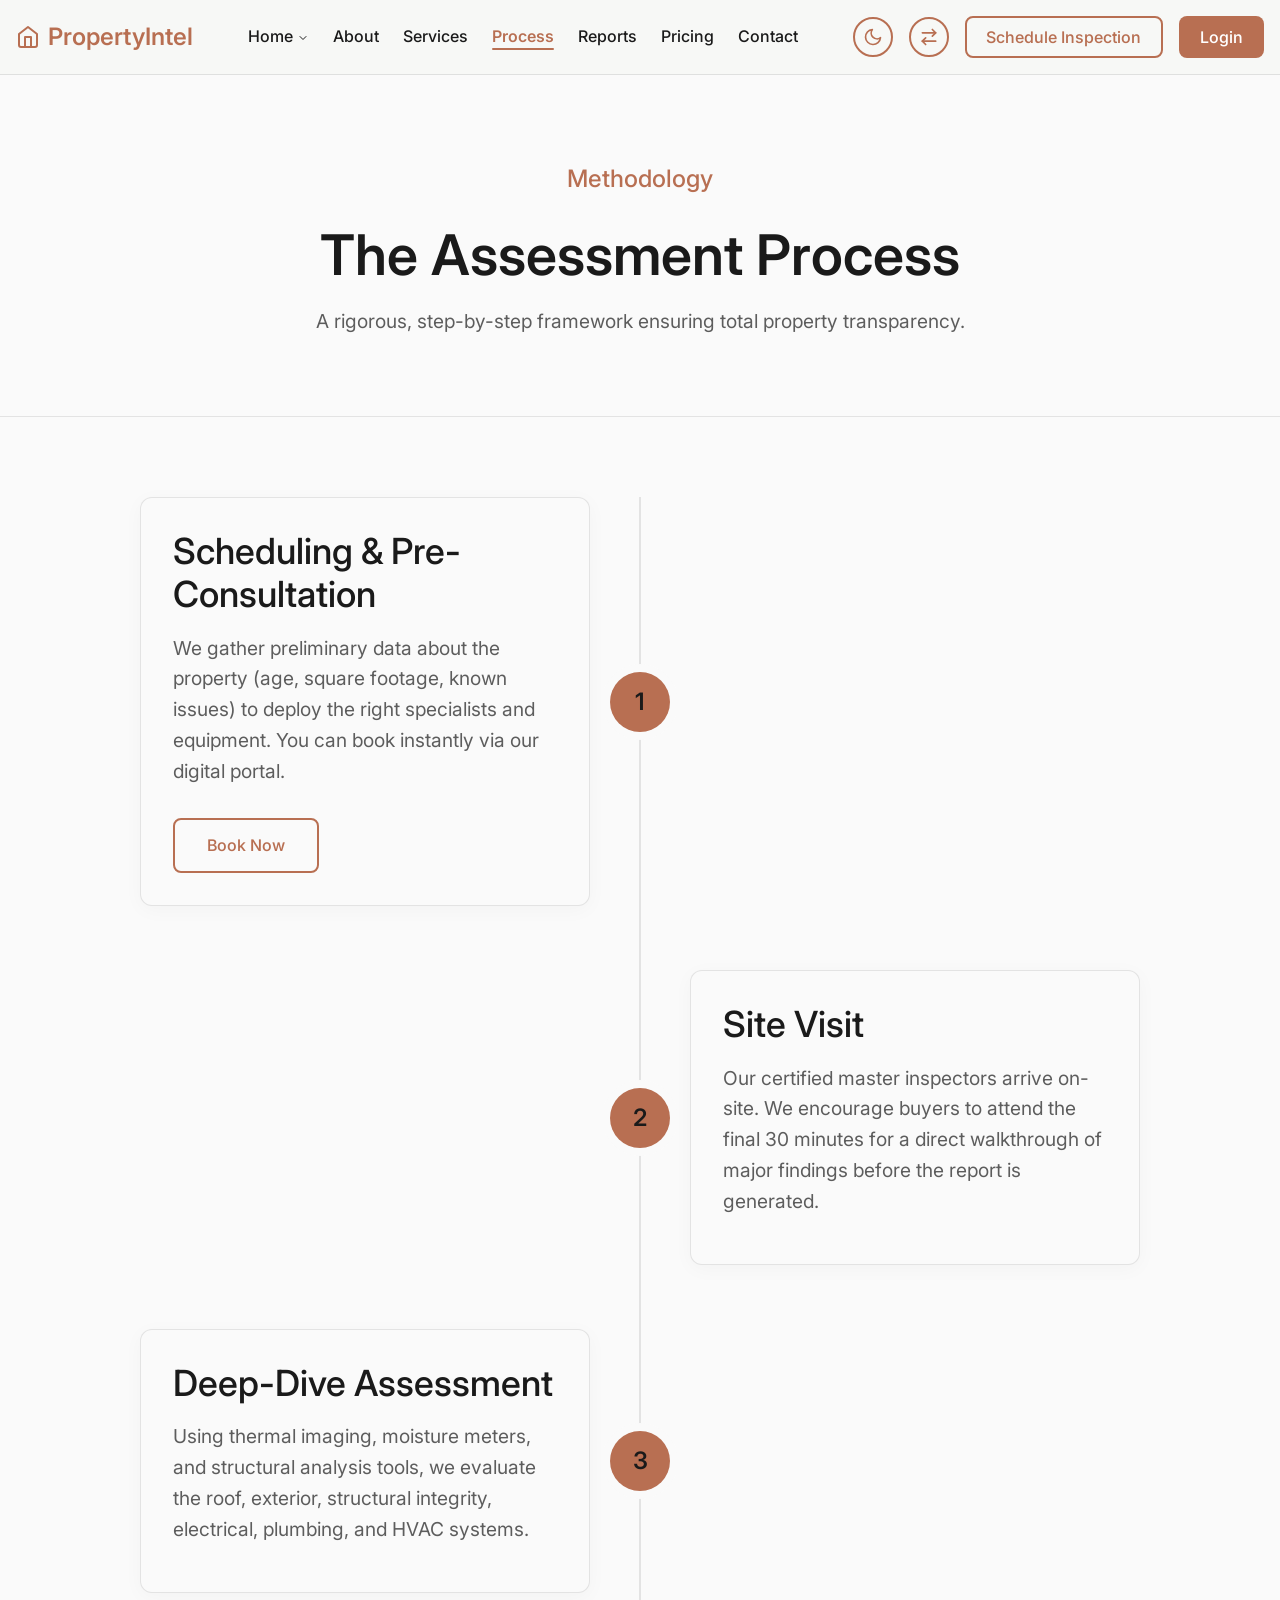
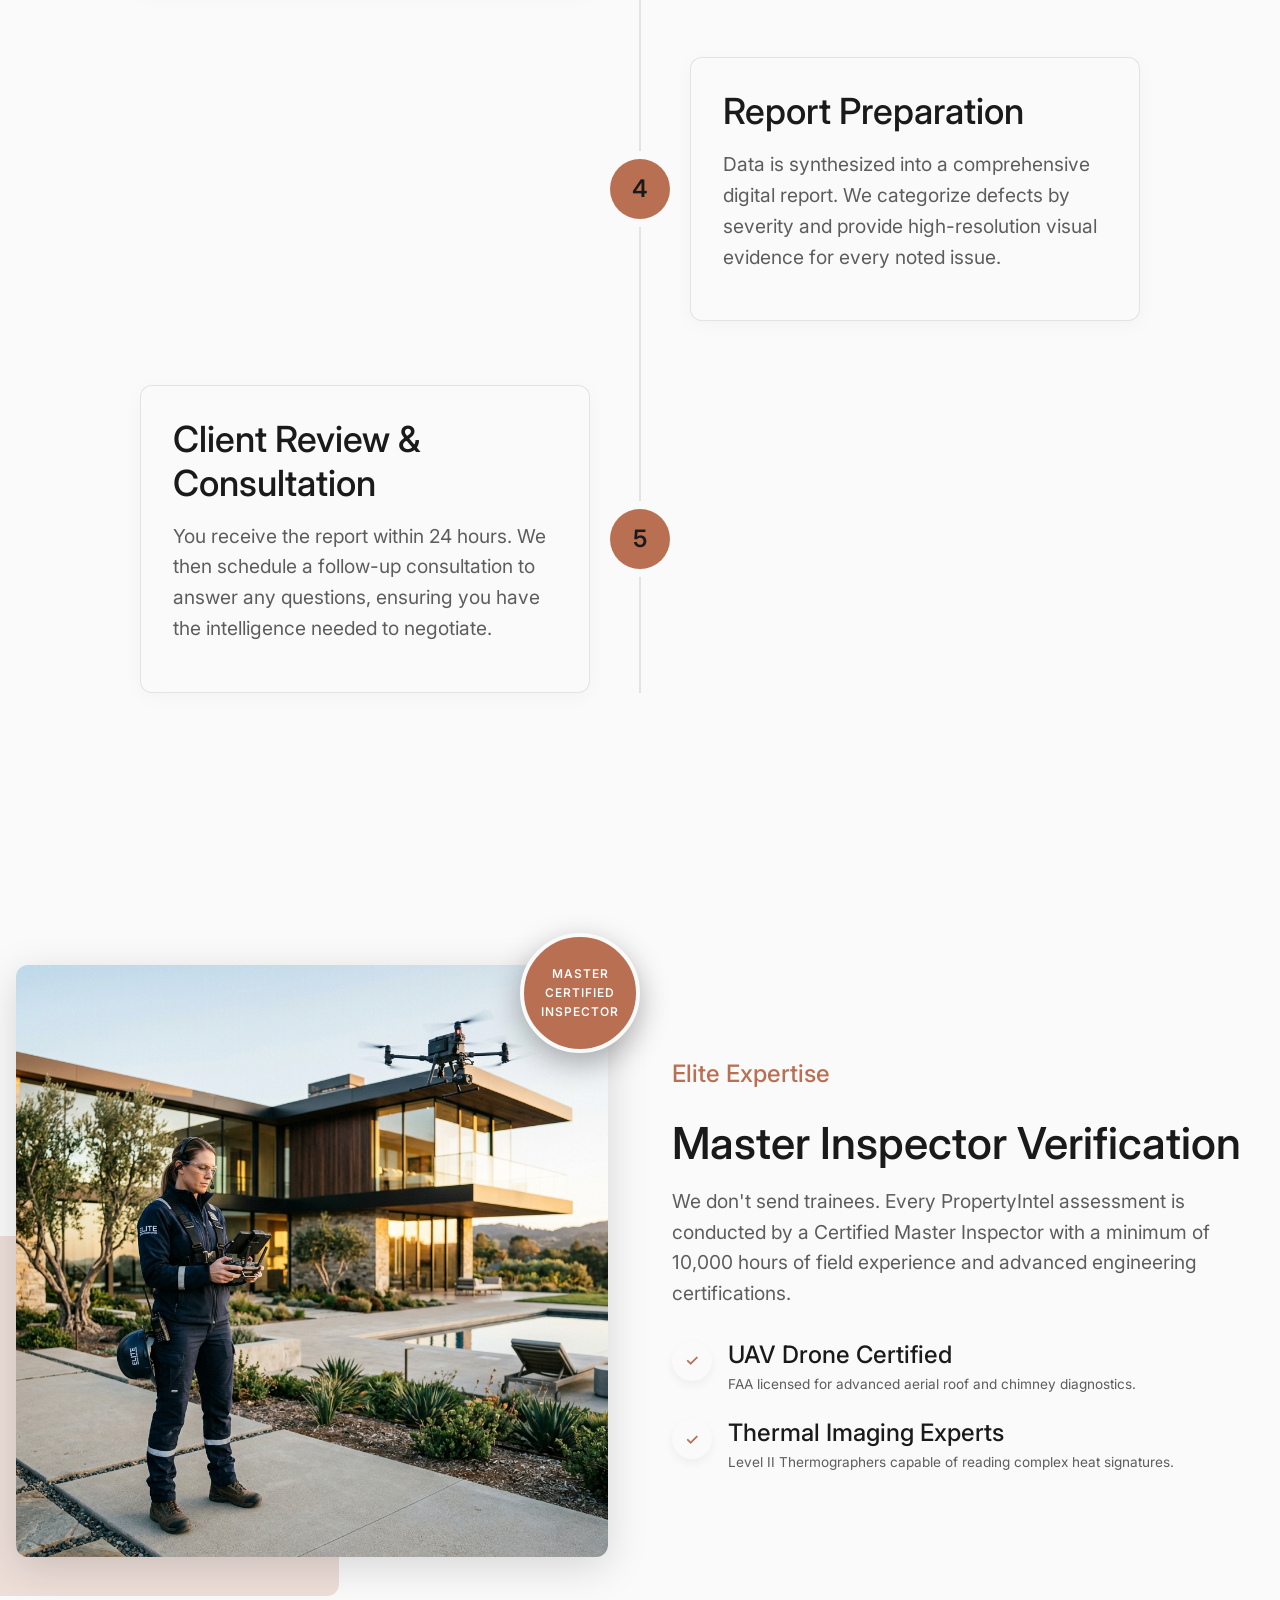
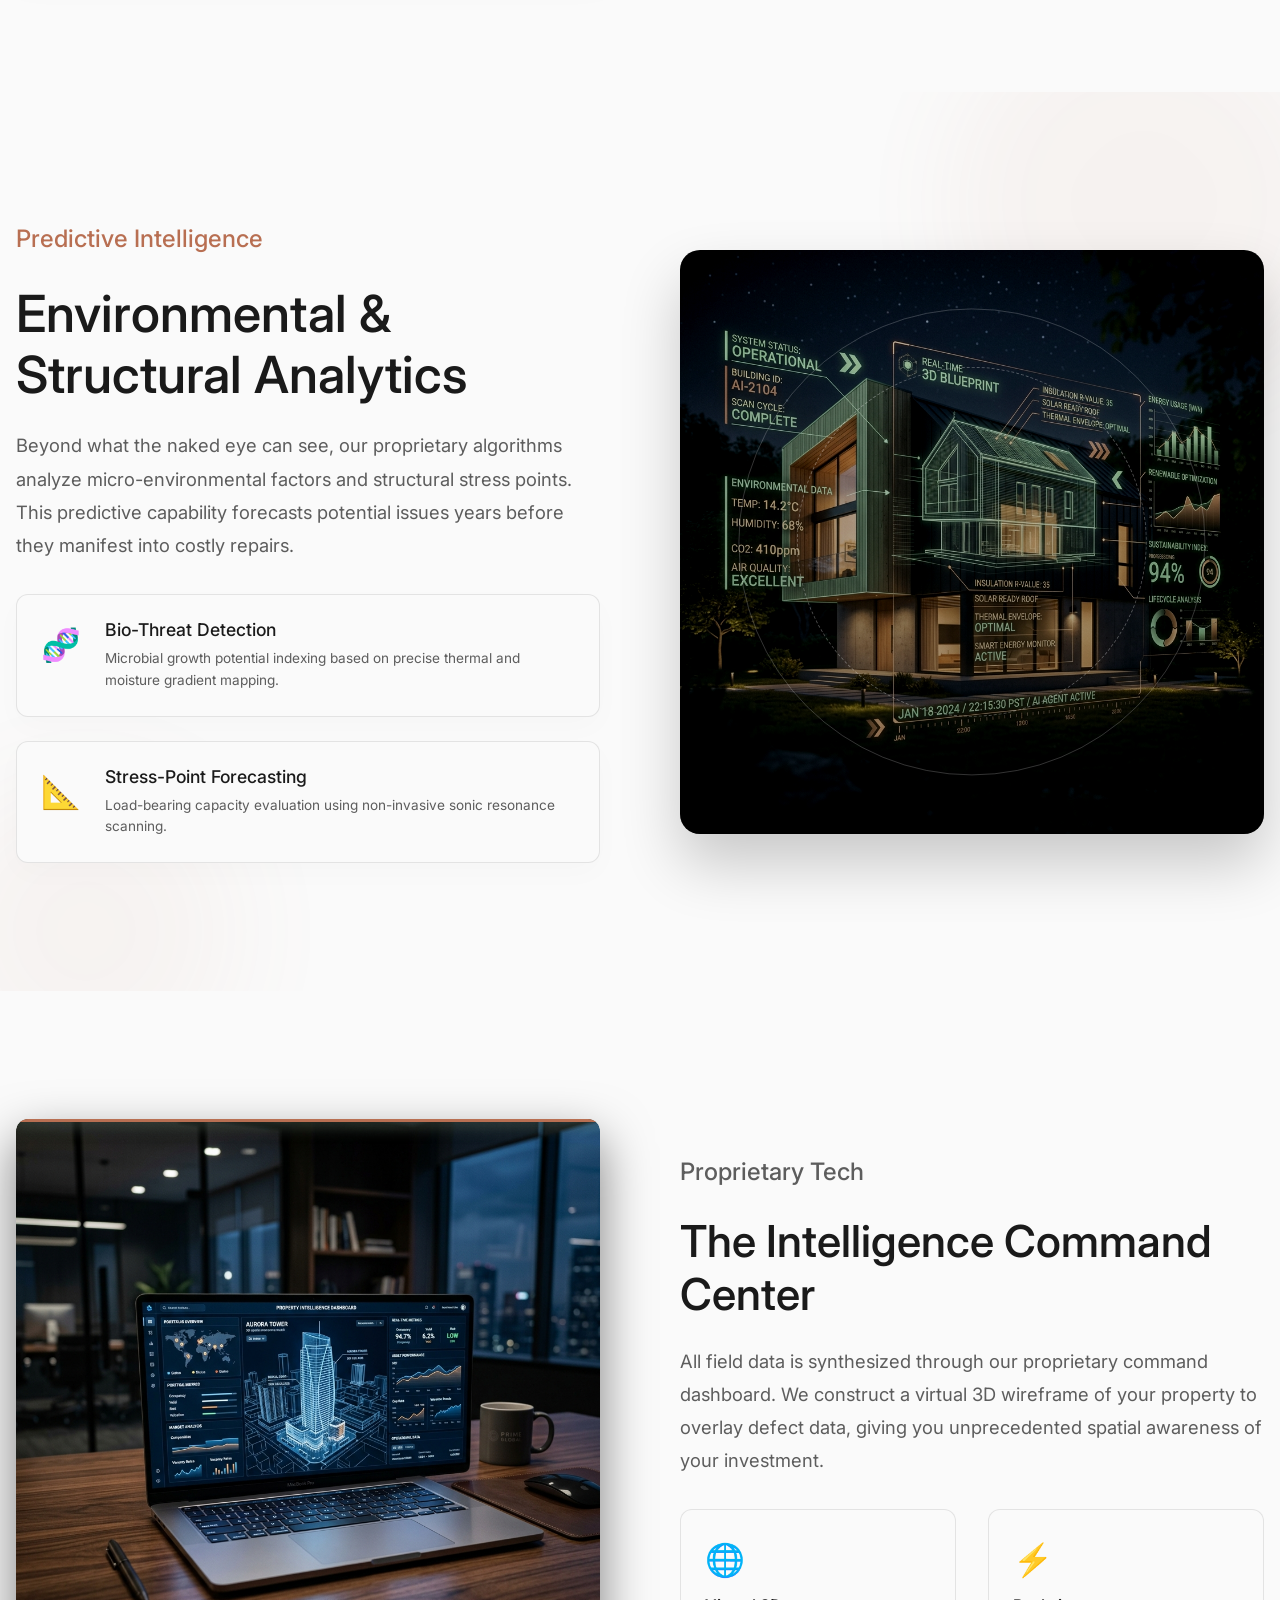
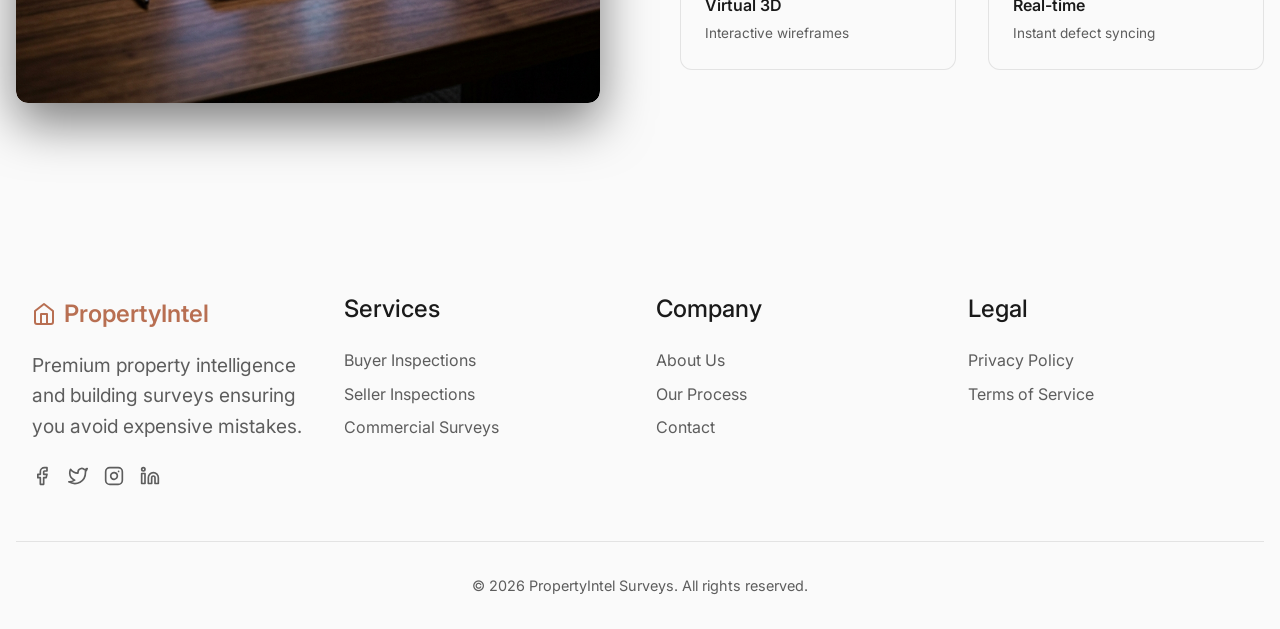
<file: inspection-process.html>
<!DOCTYPE html>
<html lang="en">
<head>
    <meta charset="UTF-8">
    <meta name="viewport" content="width=device-width, initial-scale=1.0">
    <title>Inspection Process | PropertyIntel</title>
    <meta name="description" content="Discover our 5-step property inspection and assessment process.">
    <link rel="stylesheet" href="assets/css/style.css">
    <link rel="stylesheet" href="assets/css/dark-mode.css">
    <link rel="stylesheet" href="assets/css/rtl.css">
    <style>
        .process-timeline {
            max-width: 1000px;
            margin: 0 auto;
            position: relative;
        }
        .process-timeline::before {
            content: '';
            position: absolute;
            left: 50%;
            transform: translateX(-50%);
            top: 0;
            bottom: 0;
            width: 2px;
            background: var(--border);
            z-index: 1;
        }
        html[dir="rtl"] .process-timeline::before {
            transform: translateX(50%);
        }
        .process-step {
            display: flex;
            justify-content: space-between;
            align-items: center;
            margin-bottom: 4rem;
            position: relative;
            width: 100%;
        }
        .process-step:nth-child(even) {
            flex-direction: row-reverse;
        }
        .step-number {
            position: absolute;
            left: 50%;
            transform: translateX(-50%);
            width: 60px;
            height: 60px;
            border-radius: 50%;
            background: var(--property-sage);
            color: var(--text-primary);
            display: flex;
            align-items: center;
            justify-content: center;
            font-size: 1.5rem;
            font-weight: 580;
            flex-shrink: 0;
            z-index: 2;
            box-shadow: 0 0 0 8px var(--primary-background);
        }
        html[dir="rtl"] .step-number {
            transform: translateX(50%);
        }
        .step-content {
            background: var(--card-background);
            border: 1px solid var(--border);
            padding: 2rem;
            border-radius: var(--border-radius);
            box-shadow: 0 4px 20px rgba(0,0,0,0.03);
            width: calc(50% - 50px);
            position: relative;
        }
        @media (max-width: 768px) {
            .process-timeline::before {
                left: 29px;
                transform: none;
            }
            html[dir="rtl"] .process-timeline::before {
                left: auto;
                right: 29px;
                transform: none;
            }
            .process-step, .process-step:nth-child(even) {
                flex-direction: row;
                justify-content: flex-start;
                align-items: flex-start;
                gap: 2rem;
            }
            .step-number {
                position: static;
                transform: none !important;
                box-shadow: none;
            }
            .step-content {
                width: 100%;
            }
        }
        @keyframes slowZoom {
            0% { transform: scale(1); }
            100% { transform: scale(1.15); }
        }
    </style>
    <link rel="icon" type="image/svg+xml" href="assets/images/favicon.svg">
</head>
<body>

    <!-- Premium Floating Navbar -->
    <nav class="navbar">
        <div class="container">
            <a href="index.html" class="navbar-brand">
                <svg width="24" height="24" viewBox="0 0 24 24" fill="none" stroke="currentColor" stroke-width="2" stroke-linecap="round" stroke-linejoin="round">
                    <path d="M3 9l9-7 9 7v11a2 2 0 0 1-2 2H5a2 2 0 0 1-2-2z"></path>
                    <polyline points="9 22 9 12 15 12 15 22"></polyline>
                </svg>
                PropertyIntel
            </a>
            <ul class="nav-links">
                <li class="dropdown">
                    <a href="#" onclick="event.preventDefault();">
                        Home
                        <svg width="12" height="12" viewBox="0 0 24 24" fill="none" stroke="currentColor" stroke-width="2" stroke-linecap="round" stroke-linejoin="round" style="margin-top:2px;"><polyline points="6 9 12 15 18 9"></polyline></svg>
                    </a>
                    <ul class="dropdown-menu">
                        <li><a href="index.html">Home 1</a></li>
                        <li><a href="home-2.html">Home 2</a></li>
                    </ul>
                </li>
                <li><a href="about.html">About</a></li>
                <li><a href="services.html">Services</a></li>
                <li><a href="inspection-process.html" style="color: var(--property-sage);">Process</a></li>
                <li><a href="sample-reports.html">Reports</a></li>
                <li><a href="pricing.html">Pricing</a></li>
                <li><a href="contact.html">Contact</a></li>
                <li class="mobile-only-toggles" style="display: flex; gap: 1.5rem; justify-content: center; margin-top: 1rem; padding-top: 1rem; border-top: 1px solid var(--border);">
                    <button class="btn btn-secondary btn-icon theme-toggle" title="Toggle Dark Mode" style="border: 1px solid var(--border);">
                        <svg width="24" height="24" viewBox="0 0 24 24" fill="none" stroke="currentColor" stroke-width="2" stroke-linecap="round" stroke-linejoin="round" class="icon-moon"><path d="M21 12.79A9 9 0 1 1 11.21 3 7 7 0 0 0 21 12.79z"></path></svg>
                        <svg width="24" height="24" viewBox="0 0 24 24" fill="none" stroke="currentColor" stroke-width="2" stroke-linecap="round" stroke-linejoin="round" class="icon-sun"><circle cx="12" cy="12" r="5"></circle><line x1="12" y1="1" x2="12" y2="3"></line><line x1="12" y1="21" x2="12" y2="23"></line><line x1="4.22" y1="4.22" x2="5.64" y2="5.64"></line><line x1="18.36" y1="18.36" x2="19.78" y2="19.78"></line><line x1="1" y1="12" x2="3" y2="12"></line><line x1="21" y1="12" x2="23" y2="12"></line><line x1="4.22" y1="19.78" x2="5.64" y2="18.36"></line><line x1="18.36" y1="5.64" x2="19.78" y2="4.22"></line></svg>
                    </button>
                    <button class="btn btn-secondary btn-icon rtl-toggle" title="Toggle RTL" style="border: 1px solid var(--border);">
                        <svg width="24" height="24" viewBox="0 0 24 24" fill="none" stroke="currentColor" stroke-width="2" stroke-linecap="round" stroke-linejoin="round" class="icon-rtl"><path d="m16 3 4 4-4 4"/><path d="M20 7H4"/><path d="m8 21-4-4 4-4"/><path d="M4 17h16"/></svg>
                        <svg width="24" height="24" viewBox="0 0 24 24" fill="none" stroke="currentColor" stroke-width="2" stroke-linecap="round" stroke-linejoin="round" class="icon-ltr"><path d="m8 3-4 4 4 4"/><path d="M4 7h16"/><path d="m16 21 4-4-4-4"/><path d="M20 17H4"/></svg>
                    </button>
                </li>
                <li class="mobile-only-cta" style="margin-top: 1rem; margin-bottom: 1rem;">
                    <a href="schedule-inspection.html" class="btn btn-secondary" style="width: 100%; text-align: center; margin-bottom: 0.5rem;">Schedule Inspection</a>
                    <a href="login.html" class="btn btn-primary" style="width: 100%; text-align: center;">Login</a>
                </li>
            </ul>
                        <div class="nav-actions">
                <button id="theme-toggle" class="btn btn-secondary btn-icon" title="Toggle Dark Mode">
                    <svg width="20" height="20" viewBox="0 0 24 24" fill="none" stroke="currentColor" stroke-width="2" stroke-linecap="round" stroke-linejoin="round" class="icon-moon"><path d="M21 12.79A9 9 0 1 1 11.21 3 7 7 0 0 0 21 12.79z"></path></svg>
                    <svg width="20" height="20" viewBox="0 0 24 24" fill="none" stroke="currentColor" stroke-width="2" stroke-linecap="round" stroke-linejoin="round" class="icon-sun"><circle cx="12" cy="12" r="5"></circle><line x1="12" y1="1" x2="12" y2="3"></line><line x1="12" y1="21" x2="12" y2="23"></line><line x1="4.22" y1="4.22" x2="5.64" y2="5.64"></line><line x1="18.36" y1="18.36" x2="19.78" y2="19.78"></line><line x1="1" y1="12" x2="3" y2="12"></line><line x1="21" y1="12" x2="23" y2="12"></line><line x1="4.22" y1="19.78" x2="5.64" y2="18.36"></line><line x1="18.36" y1="5.64" x2="19.78" y2="4.22"></line></svg>
                </button>
                <button id="rtl-toggle" class="btn btn-secondary btn-icon" title="Toggle RTL">
                    <svg width="20" height="20" viewBox="0 0 24 24" fill="none" stroke="currentColor" stroke-width="2" stroke-linecap="round" stroke-linejoin="round" class="icon-rtl"><path d="m16 3 4 4-4 4"/><path d="M20 7H4"/><path d="m8 21-4-4 4-4"/><path d="M4 17h16"/></svg>
                    <svg width="20" height="20" viewBox="0 0 24 24" fill="none" stroke="currentColor" stroke-width="2" stroke-linecap="round" stroke-linejoin="round" class="icon-ltr"><path d="m8 3-4 4 4 4"/><path d="M4 7h16"/><path d="m16 21 4-4-4-4"/><path d="M20 17H4"/></svg>
                </button>
                <a href="schedule-inspection.html" class="btn btn-secondary">Schedule Inspection</a>
                <a href="login.html" class="btn btn-primary">Login</a>
                <button class="menu-toggle">☰</button>
            </div>
        </div>
    </nav>

    <!-- Page Header -->
    <section class="hero-section bg-secondary" style="min-height: 40vh; padding-top: 10rem; border-bottom: 1px solid var(--border);">
        <div class="container text-center">
            <span class="subheading">Methodology</span>
            <h1>The Assessment Process</h1>
            <p style="max-width: 800px; margin: 0 auto;">A rigorous, step-by-step framework ensuring total property transparency.</p>
        </div>
    </section>

    <!-- Interactive Timeline -->
    <section>
        <div class="container">
            <div class="process-timeline">
                <div class="process-step">
                    <div class="step-number">1</div>
                    <div class="step-content">
                        <h3>Scheduling & Pre-Consultation</h3>
                        <p>We gather preliminary data about the property (age, square footage, known issues) to deploy the right specialists and equipment. You can book instantly via our digital portal.</p>
                        <a href="schedule-inspection.html" class="btn btn-secondary" style="margin-top: 1rem;">Book Now</a>
                    </div>
                </div>
                <div class="process-step">
                    <div class="step-number">2</div>
                    <div class="step-content">
                        <h3>Site Visit</h3>
                        <p>Our certified master inspectors arrive on-site. We encourage buyers to attend the final 30 minutes for a direct walkthrough of major findings before the report is generated.</p>
                    </div>
                </div>
                <div class="process-step">
                    <div class="step-number">3</div>
                    <div class="step-content">
                        <h3>Deep-Dive Assessment</h3>
                        <p>Using thermal imaging, moisture meters, and structural analysis tools, we evaluate the roof, exterior, structural integrity, electrical, plumbing, and HVAC systems.</p>
                    </div>
                </div>
                <div class="process-step">
                    <div class="step-number">4</div>
                    <div class="step-content">
                        <h3>Report Preparation</h3>
                        <p>Data is synthesized into a comprehensive digital report. We categorize defects by severity and provide high-resolution visual evidence for every noted issue.</p>
                    </div>
                </div>
                <div class="process-step">
                    <div class="step-number">5</div>
                    <div class="step-content">
                        <h3>Client Review & Consultation</h3>
                        <p>You receive the report within 24 hours. We then schedule a follow-up consultation to answer any questions, ensuring you have the intelligence needed to negotiate.</p>
                    </div>
                </div>
            </div>
        </div>
    </section>

    <!-- Section 1: Master Inspector Verification -->
    <section class="bg-secondary" style="padding: 8rem 0; overflow: hidden;">
        <div class="container grid grid-2" style="align-items: center; gap: 4rem;">
            <div style="position: relative;">
                <!-- Rotating Badge -->
                <div class="rotating-badge">
                    Master<br>Certified<br>Inspector
                </div>
                <img src="assets/images/certified_inspector.png" alt="Certified Master Inspector" style="width: 100%; border-radius: var(--border-radius); box-shadow: 0 10px 40px rgba(0,0,0,0.15); position: relative; z-index: 2;">
                <!-- Decorative background block -->
                <div style="position: absolute; bottom: -2rem; left: -2rem; width: 60%; height: 60%; background: var(--copper-clay); border-radius: var(--border-radius); z-index: 1; opacity: 0.2;"></div>
            </div>
            <div>
                <span class="subheading">Elite Expertise</span>
                <h2>Master Inspector Verification</h2>
                <p>We don't send trainees. Every PropertyIntel assessment is conducted by a Certified Master Inspector with a minimum of 10,000 hours of field experience and advanced engineering certifications.</p>
                
                <ul class="card-list" style="list-style: none; padding: 0; margin-top: 2rem; flex-direction: column;">
                    <li style="margin-bottom: 1.5rem; display: flex; align-items: flex-start; gap: 1rem;">
                        <div style="background: var(--card-background); width: 40px; height: 40px; border-radius: 50%; display: flex; align-items: center; justify-content: center; box-shadow: 0 4px 10px rgba(0,0,0,0.05); color: var(--property-sage); font-weight: 550; flex-shrink: 0;">✓</div>
                        <div>
                            <h5 style="margin-bottom: 0.25rem;">UAV Drone Certified</h5>
                            <p class="caption" style="margin: 0;">FAA licensed for advanced aerial roof and chimney diagnostics.</p>
                        </div>
                    </li>
                    <li style="display: flex; align-items: flex-start; gap: 1rem;">
                        <div style="background: var(--card-background); width: 40px; height: 40px; border-radius: 50%; display: flex; align-items: center; justify-content: center; box-shadow: 0 4px 10px rgba(0,0,0,0.05); color: var(--property-sage); font-weight: 550; flex-shrink: 0;">✓</div>
                        <div>
                            <h5 style="margin-bottom: 0.25rem;">Thermal Imaging Experts</h5>
                            <p class="caption" style="margin: 0;">Level II Thermographers capable of reading complex heat signatures.</p>
                        </div>
                    </li>
                </ul>
            </div>
        </div>
    </section>

    <!-- Environmental Analytics -->
    <section style="padding: 8rem 0; background: linear-gradient(135deg, var(--card-background) 0%, var(--secondary-background) 100%); position: relative; overflow: hidden;">
        <!-- Animated Background Elements -->
        <div style="position: absolute; top: -10%; right: -5%; width: 400px; height: 400px; background: var(--copper-clay); border-radius: 50%; opacity: 0.05; filter: blur(50px); animation: floatCard 8s ease-in-out infinite alternate;"></div>
        <div style="position: absolute; bottom: -10%; left: -5%; width: 300px; height: 300px; background: var(--property-sage); border-radius: 50%; opacity: 0.05; filter: blur(60px); animation: floatCard 10s ease-in-out infinite alternate-reverse;"></div>
        
        <div class="container grid grid-2" style="align-items: center; gap: 5rem;">
            <div style="order: 2; position: relative;">
                <div style="position: relative; border-radius: 20px; overflow: hidden; box-shadow: 0 30px 60px rgba(0,0,0,0.2);">
                    <img src="assets/images/environmental_scan.png" alt="Environmental Scan" style="width: 100%; display: block; filter: brightness(0.9) contrast(1.1); animation: slowZoom 20s linear infinite alternate;">
                    
                    <!-- Unique Animated Overlay -->
                    <div style="position: absolute; top: 0; left: 0; width: 100%; height: 100%; background: linear-gradient(to bottom, rgba(0,0,0,0.1), rgba(0,0,0,0.4)); z-index: 1;"></div>
                    <div style="position: absolute; top: 50%; left: 50%; transform: translate(-50%, -50%); width: 80%; height: 80%; border: 1px solid rgba(255,255,255,0.2); border-radius: 50%; animation: pulseMarker 4s infinite; z-index: 2;"></div>
                    <div style="position: absolute; top: 50%; left: 50%; transform: translate(-50%, -50%); width: 60%; height: 60%; border: 1px dashed rgba(255,255,255,0.3); border-radius: 50%; animation: rotateBadge 20s linear infinite; z-index: 2;"></div>
                </div>
                
                
            </div>
            
            <div style="order: 1; z-index: 5;">
                <span class="subheading" style="color: var(--copper-clay);">Predictive Intelligence</span>
                <h2 style="font-size: clamp(2.5rem, 4vw, 3.5rem); margin-bottom: 1.5rem;">Environmental &amp; Structural Analytics</h2>
                <p style="font-size: 1.15rem; margin-bottom: 2rem; line-height: 1.8;">Beyond what the naked eye can see, our proprietary algorithms analyze micro-environmental factors and structural stress points. This predictive capability forecasts potential issues years before they manifest into costly repairs.</p>
                
                <div class="card-list" style="flex-direction: column; gap: 1.5rem;">
                    <div style="display: flex; gap: 1.5rem; background: var(--card-background); padding: 1.5rem; border-radius: var(--border-radius); border: 1px solid var(--border); box-shadow: 0 10px 30px rgba(0,0,0,0.02); transition: transform 0.3s ease;" onmouseover="this.style.transform='translateX(10px)'" onmouseout="this.style.transform='translateX(0)'">
                        <div style="font-size: 2rem; color: var(--property-sage); flex-shrink: 0;">🧬</div>
                        <div>
                            <h4 style="margin-bottom: 0.5rem; font-size: 1.1rem;">Bio-Threat Detection</h4>
                            <p class="caption" style="margin: 0;">Microbial growth potential indexing based on precise thermal and moisture gradient mapping.</p>
                        </div>
                    </div>
                    
                    <div style="display: flex; gap: 1.5rem; background: var(--card-background); padding: 1.5rem; border-radius: var(--border-radius); border: 1px solid var(--border); box-shadow: 0 10px 30px rgba(0,0,0,0.02); transition: transform 0.3s ease;" onmouseover="this.style.transform='translateX(10px)'" onmouseout="this.style.transform='translateX(0)'">
                        <div style="font-size: 2rem; color: var(--property-sage); flex-shrink: 0;">📐</div>
                        <div>
                            <h4 style="margin-bottom: 0.5rem; font-size: 1.1rem;">Stress-Point Forecasting</h4>
                            <p class="caption" style="margin: 0;">Load-bearing capacity evaluation using non-invasive sonic resonance scanning.</p>
                        </div>
                    </div>
                </div>
            </div>
        </div>
    </section>

    <!-- Section 2: The PropertyIntel Command Center -->
    <section style="padding: 8rem 0; background-color: var(--secondary-background); color: var(--text-primary);">
        <div class="container grid grid-2" style="align-items: center; gap: 5rem;">
            <div class="scan-laser-container" style="border-radius: var(--border-radius); box-shadow: 0 20px 50px rgba(0,0,0,0.5);">
                <div class="scan-laser"></div>
                <img src="assets/images/digital_command_center.png" alt="Digital Command Center" style="width: 100%; display: block; border-radius: var(--border-radius);">
            </div>
            
            <div>
                <span class="subheading" style="color: var(--text-secondary);">Proprietary Tech</span>
                <h2 style="color: var(--text-primary); margin-bottom: 1.5rem;">The Intelligence Command Center</h2>
                <p style="color: var(--text-secondary); font-size: 1.15rem; line-height: 1.8; margin-bottom: 2rem;">
                    All field data is synthesized through our proprietary command dashboard. We construct a virtual 3D wireframe of your property to overlay defect data, giving you unprecedented spatial awareness of your investment.
                </p>
                <div style="display: flex; gap: 2rem; margin-top: 2rem;">
                    <div style="padding: 1.5rem; background: var(--card-background); border: 1px solid var(--border); border-radius: var(--border-radius); flex: 1;">
                        <div style="font-size: 2rem; color: var(--property-sage); margin-bottom: 0.5rem;">🌐</div>
                        <div style="font-weight: 580; color: var(--text-primary); margin-bottom: 0.25rem;">Virtual 3D</div>
                        <div class="caption" style="color: var(--text-secondary);">Interactive wireframes</div>
                    </div>
                    <div style="padding: 1.5rem; background: var(--card-background); border: 1px solid var(--border); border-radius: var(--border-radius); flex: 1;">
                        <div style="font-size: 2rem; color: var(--property-sage); margin-bottom: 0.5rem;">⚡</div>
                        <div style="font-weight: 580; color: var(--text-primary); margin-bottom: 0.25rem;">Real-time</div>
                        <div class="caption" style="color: var(--text-secondary);">Instant defect syncing</div>
                    </div>
                </div>
            </div>
        </div>
    </section>

    <!-- Footer -->
        <footer class="site-footer">
        <div class="container grid grid-4">
            <div>
                <a href="index.html" class="navbar-brand" style="margin-bottom: 1rem; padding: 0;">
                    <svg width="24" height="24" viewBox="0 0 24 24" fill="none" stroke="currentColor" stroke-width="2" stroke-linecap="round" stroke-linejoin="round">
                        <path d="M3 9l9-7 9 7v11a2 2 0 0 1-2 2H5a2 2 0 0 1-2-2z"></path>
                        <polyline points="9 22 9 12 15 12 15 22"></polyline>
                    </svg>
                    PropertyIntel
                </a>
                <p>Premium property intelligence and building surveys ensuring you avoid expensive mistakes.</p>
                <div class="footer-socials" style="margin-top: 1.5rem; display: flex; gap: 1rem;">
                    <a href="#" class="footer-social-icon facebook"><svg width="20" height="20" viewBox="0 0 24 24" fill="none" stroke="currentColor" stroke-width="2" stroke-linecap="round" stroke-linejoin="round"><path d="M18 2h-3a5 5 0 0 0-5 5v3H7v4h3v8h4v-8h3l1-4h-4V7a1 1 0 0 1 1-1h3z"></path></svg></a>
                    <a href="#" class="footer-social-icon twitter"><svg width="20" height="20" viewBox="0 0 24 24" fill="none" stroke="currentColor" stroke-width="2" stroke-linecap="round" stroke-linejoin="round"><path d="M23 3a10.9 10.9 0 0 1-3.14 1.53 4.48 4.48 0 0 0-7.86 3v1A10.66 10.66 0 0 1 3 4s-4 9 5 13a11.64 11.64 0 0 1-7 2c9 5 20 0 20-11.5a4.5 4.5 0 0 0-.08-.83A7.72 7.72 0 0 0 23 3z"></path></svg></a>
                    <a href="#" class="footer-social-icon instagram"><svg width="20" height="20" viewBox="0 0 24 24" fill="none" stroke="currentColor" stroke-width="2" stroke-linecap="round" stroke-linejoin="round"><rect x="2" y="2" width="20" height="20" rx="5" ry="5"></rect><path d="M16 11.37A4 4 0 1 1 12.63 8 4 4 0 0 1 16 11.37z"></path><line x1="17.5" y1="6.5" x2="17.51" y2="6.5"></line></svg></a>
                    <a href="#" class="footer-social-icon linkedin"><svg width="20" height="20" viewBox="0 0 24 24" fill="none" stroke="currentColor" stroke-width="2" stroke-linecap="round" stroke-linejoin="round"><path d="M16 8a6 6 0 0 1 6 6v7h-4v-7a2 2 0 0 0-2-2 2 2 0 0 0-2 2v7h-4v-7a6 6 0 0 1 6-6z"></path><rect x="2" y="9" width="4" height="12"></rect><circle cx="4" cy="4" r="2"></circle></svg></a>
                </div>
            </div>
            <div>
                <h5>Services</h5>
                <ul style="list-style: none; padding: 0;">
                    <li style="margin-bottom: 0.5rem;"><a href="services.html" class="footer-link">Buyer Inspections</a></li>
                    <li style="margin-bottom: 0.5rem;"><a href="services.html" class="footer-link">Seller Inspections</a></li>
                    <li style="margin-bottom: 0.5rem;"><a href="services.html" class="footer-link">Commercial Surveys</a></li>
                </ul>
            </div>
            <div>
                <h5>Company</h5>
                <ul style="list-style: none; padding: 0;">
                    <li style="margin-bottom: 0.5rem;"><a href="about.html" class="footer-link">About Us</a></li>
                    <li style="margin-bottom: 0.5rem;"><a href="inspection-process.html" class="footer-link">Our Process</a></li>
                    <li style="margin-bottom: 0.5rem;"><a href="contact.html" class="footer-link">Contact</a></li>
                </ul>
            </div>
            <div>
                <h5>Legal</h5>
                <ul style="list-style: none; padding: 0;">
                    <li style="margin-bottom: 0.5rem;"><a href="#" class="footer-link">Privacy Policy</a></li>
                    <li style="margin-bottom: 0.5rem;"><a href="#" class="footer-link">Terms of Service</a></li>
                </ul>
            </div>
        </div>
        <div class="container" style="margin-top: 3rem; padding-top: 2rem; border-top: 1px solid var(--border); text-align: center; color: var(--text-secondary); font-size: 0.9rem;">
            &copy; 2026 PropertyIntel Surveys. All rights reserved.
        </div>
    </footer>

    <script src="assets/js/main.js"></script>
</body>
</html>
</file>
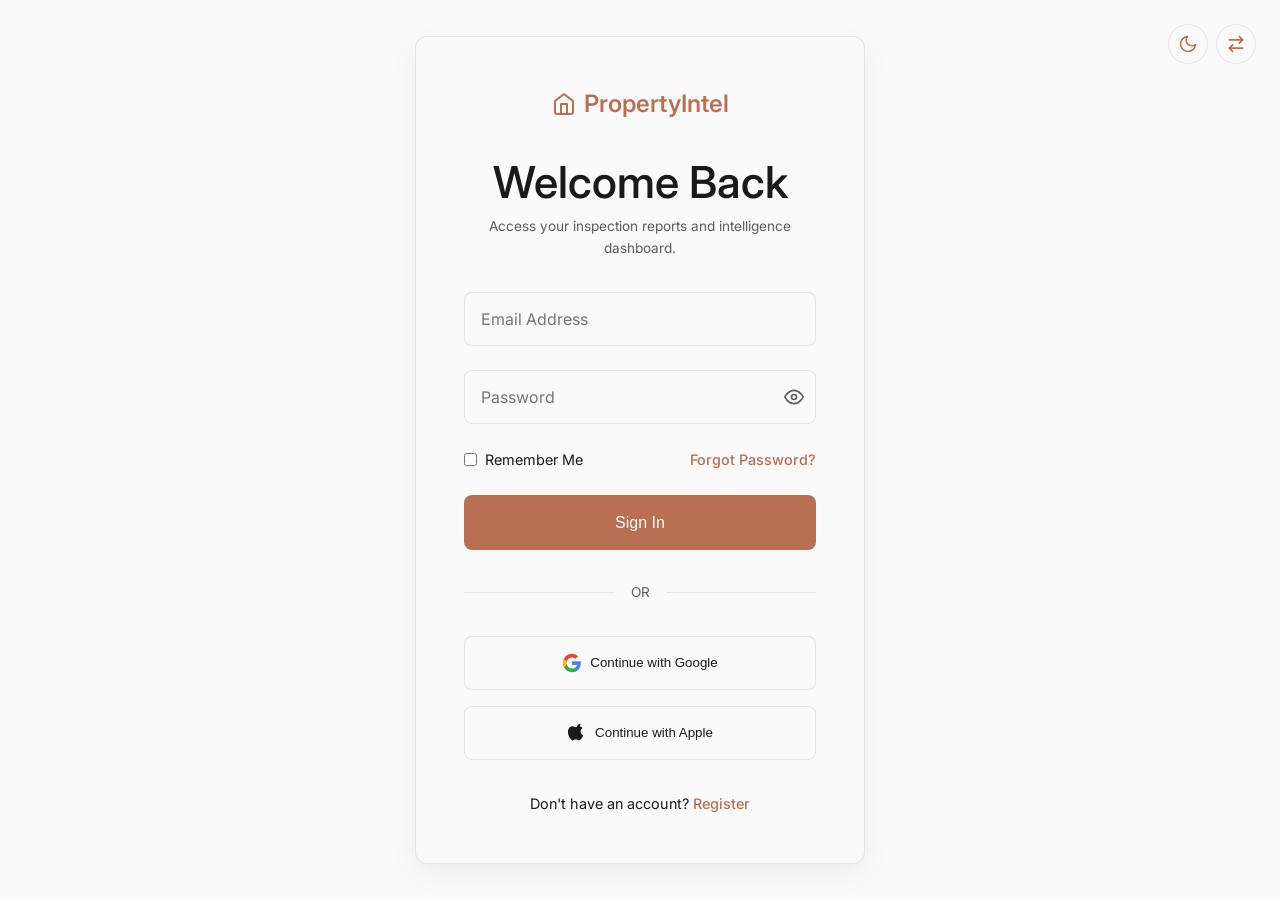
<file: login.html>
<!DOCTYPE html>
<html lang="en">
<head>
    <meta charset="UTF-8">
    <meta name="viewport" content="width=device-width, initial-scale=1.0">
    <title>Login | PropertyIntel</title>
    <link rel="stylesheet" href="assets/css/style.css">
    <link rel="stylesheet" href="assets/css/dark-mode.css">
    <link rel="stylesheet" href="assets/css/rtl.css">
    <style>
        .auth-container {
            min-height: 100vh;
            display: flex;
            align-items: center;
            justify-content: center;
            background: var(--secondary-background);
            padding: 2rem;
            position: relative;
        }
        .auth-card {
            background: var(--card-background);
            border: 1px solid var(--border);
            padding: 3rem;
            border-radius: var(--border-radius);
            width: 100%;
            max-width: 450px;
            box-shadow: 0 10px 30px rgba(0,0,0,0.05);
            text-align: center;
        }
        .form-control { width: 100%; padding: 1rem; border: 1px solid var(--border); border-radius: 8px; margin-bottom: 1.5rem; font-family: inherit; font-size: 1rem; background: var(--card-background); color: var(--text-primary); transition: var(--transition); }
        .form-control:focus { outline: none; border-color: var(--property-sage); box-shadow: 0 0 0 3px rgba(95, 116, 100, 0.1); }
        .password-wrapper { position: relative; width: 100%; margin-bottom: 1.5rem; }
        .password-wrapper input { margin-bottom: 0; padding-right: 2.5rem; }
        .password-wrapper .toggle-eye {
            position: absolute;
            right: 0.75rem;
            top: 50%;
            transform: translateY(-50%);
            cursor: pointer;
            color: var(--text-secondary);
        }
        .social-btn {
            display: flex;
            align-items: center;
            justify-content: center;
            gap: 0.5rem;
            width: 100%;
            padding: 1rem;
            border: 1px solid var(--border);
            border-radius: 8px;
            background: var(--card-background);
            color: var(--text-primary);
            font-weight: 500;
            cursor: pointer;
            transition: var(--transition);
            margin-bottom: 1rem;
        }
        .social-btn:hover { 
            background: var(--secondary-background); 
            border-color: var(--copper-clay); 
            transform: translateY(-2px); 
            box-shadow: 0 4px 12px rgba(0,0,0,0.1); 
        }
        .auth-link { color: var(--property-sage); text-decoration: none; font-weight: 500; transition: all 0.3s ease; }
        .auth-link:hover { color: var(--copper-clay) !important; text-decoration: underline; }
        .divider {
            display: flex;
            align-items: center;
            margin: 2rem 0;
            color: var(--text-secondary);
            font-size: 0.85rem;
        }
        .divider::before, .divider::after {
            content: '';
            flex: 1;
            border-bottom: 1px solid var(--border);
        }
        .divider:not(:empty)::before { margin-right: 1rem; }
        .divider:not(:empty)::after { margin-left: 1rem; }
        .fixed-toggles {
            position: absolute;
            top: 1.5rem;
            right: 1.5rem;
            display: flex;
            gap: 0.5rem;
        }
        html[dir="rtl"] .fixed-toggles {
            right: auto;
            left: 1.5rem;
        }
        @media (max-width: 480px) {
            .auth-container { padding-top: 5rem; padding-bottom: 2rem; align-items: center; justify-content: flex-start; min-height: 100vh; height: auto; }
            .auth-card { padding: 2rem 1.5rem; margin: 0; width: 100%; max-width: 100%; border: 1px solid var(--border); box-shadow: 0 4px 12px rgba(0,0,0,0.05); background: var(--card-background); }
            .nowrap-mobile { font-size: 0.75rem !important; white-space: nowrap !important; }
            .nowrap-mobile label, .nowrap-mobile a { font-size: 0.75rem !important; }
            .auth-card h2 { font-size: 1.8rem !important; white-space: normal !important; }
        }
    </style>
    <link rel="icon" type="image/svg+xml" href="assets/images/favicon.svg">
</head>
<body>

    <div class="auth-container">
        <!-- Fixed toggles at top right -->
        <div class="fixed-toggles">
            <button id="theme-toggle" class="btn btn-secondary btn-icon" title="Toggle Dark Mode" style="border-radius: 50%; border: 1px solid var(--border);">
                <svg width="20" height="20" viewBox="0 0 24 24" fill="none" stroke="currentColor" stroke-width="2" stroke-linecap="round" stroke-linejoin="round" class="icon-moon"><path d="M21 12.79A9 9 0 1 1 11.21 3 7 7 0 0 0 21 12.79z"></path></svg>
                <svg width="20" height="20" viewBox="0 0 24 24" fill="none" stroke="currentColor" stroke-width="2" stroke-linecap="round" stroke-linejoin="round" class="icon-sun"><circle cx="12" cy="12" r="5"></circle><line x1="12" y1="1" x2="12" y2="3"></line><line x1="12" y1="21" x2="12" y2="23"></line><line x1="4.22" y1="4.22" x2="5.64" y2="5.64"></line><line x1="18.36" y1="18.36" x2="19.78" y2="19.78"></line><line x1="1" y1="12" x2="3" y2="12"></line><line x1="21" y1="12" x2="23" y2="12"></line><line x1="4.22" y1="19.78" x2="5.64" y2="18.36"></line><line x1="18.36" y1="5.64" x2="19.78" y2="4.22"></line></svg>
            </button>
            <button id="rtl-toggle" class="btn btn-secondary btn-icon" title="Toggle RTL" style="border-radius: 50%; border: 1px solid var(--border);">
                <svg width="20" height="20" viewBox="0 0 24 24" fill="none" stroke="currentColor" stroke-width="2" stroke-linecap="round" stroke-linejoin="round" class="icon-rtl"><path d="m16 3 4 4-4 4"/><path d="M20 7H4"/><path d="m8 21-4-4 4-4"/><path d="M4 17h16"/></svg>
                <svg width="20" height="20" viewBox="0 0 24 24" fill="none" stroke="currentColor" stroke-width="2" stroke-linecap="round" stroke-linejoin="round" class="icon-ltr"><path d="m8 3-4 4 4 4"/><path d="M4 7h16"/><path d="m16 21 4-4-4-4"/><path d="M20 17H4"/></svg>
            </button>
        </div>

        <div class="auth-card">
            <a href="index.html" class="navbar-brand" style="margin-bottom: 2rem; justify-content: center; width: 100%;">
                <svg width="24" height="24" viewBox="0 0 24 24" fill="none" stroke="currentColor" stroke-width="2" stroke-linecap="round" stroke-linejoin="round">
                    <path d="M3 9l9-7 9 7v11a2 2 0 0 1-2 2H5a2 2 0 0 1-2-2z"></path>
                    <polyline points="9 22 9 12 15 12 15 22"></polyline>
                </svg>
                PropertyIntel
            </a>
            
            <h2 style="margin-bottom: 0.5rem;">Welcome Back</h2>
            <p class="caption" style="margin-bottom: 2rem;">Access your inspection reports and intelligence dashboard.</p>
            
            <form onsubmit="event.preventDefault(); alert('Logged in!');">
                <input type="email" class="form-control" placeholder="Email Address" required>
                
                <div class="password-wrapper">
                    <input type="password" class="form-control" id="pwd" placeholder="Password" required>
                    <svg class="toggle-eye" onclick="togglePwd('pwd')" width="20" height="20" viewBox="0 0 24 24" fill="none" stroke="currentColor" stroke-width="2" stroke-linecap="round" stroke-linejoin="round"><path d="M1 12s4-8 11-8 11 8 11 8-4 8-11 8-11-8-11-8z"></path><circle cx="12" cy="12" r="3"></circle></svg>
                </div>

                <div class="nowrap-mobile" style="display: flex; justify-content: space-between; align-items: center; margin-bottom: 1.5rem; font-size: 0.9rem;">
                    <label style="display: flex; align-items: center; gap: 0.5rem; cursor: pointer;">
                        <input type="checkbox" style="accent-color: var(--property-sage);"> Remember Me
                    </label>
                    <a href="#" class="auth-link">Forgot Password?</a>
                </div>

                <button type="submit" class="btn btn-primary" style="width: 100%;">Sign In</button>
            </form>

            <div class="divider">OR</div>

            <button class="social-btn">
                <svg width="20" height="20" viewBox="0 0 24 24" fill="currentColor"><path d="M22.56 12.25c0-.78-.07-1.53-.2-2.25H12v4.26h5.92c-.26 1.37-1.04 2.53-2.21 3.31v2.77h3.57c2.08-1.92 3.28-4.74 3.28-8.09z" fill="#4285F4"/><path d="M12 23c2.97 0 5.46-.98 7.28-2.66l-3.57-2.77c-.98.66-2.23 1.06-3.71 1.06-2.86 0-5.29-1.93-6.16-4.53H2.18v2.84C3.99 20.53 7.7 23 12 23z" fill="#34A853"/><path d="M5.84 14.09c-.22-.66-.35-1.36-.35-2.09s.13-1.43.35-2.09V7.07H2.18C1.43 8.55 1 10.22 1 12s.43 3.45 1.18 4.93l2.85-2.22.81-.62z" fill="#FBBC05"/><path d="M12 5.38c1.62 0 3.06.56 4.21 1.64l3.15-3.15C17.45 2.09 14.97 1 12 1 7.7 1 3.99 3.47 2.18 7.07l3.66 2.84c.87-2.6 3.3-4.53 6.16-4.53z" fill="#EA4335"/></svg>
                Continue with Google
            </button>
            <button class="social-btn">
                <svg width="20" height="20" viewBox="0 0 24 24" fill="currentColor"><path d="M16.36 10.33c-.04-2.8 2.29-4.17 2.4-4.22-1.32-1.93-3.36-2.19-4.08-2.22-1.74-.18-3.39 1.03-4.28 1.03-.89 0-2.25-1.01-3.69-.98-1.89.03-3.64 1.1-4.61 2.8-1.97 3.42-.5 8.47 1.42 11.26.94 1.36 2.05 2.9 3.51 2.85 1.41-.05 1.95-.91 3.65-.91 1.7 0 2.2.91 3.67.88 1.5-.03 2.47-1.41 3.4-2.77 1.08-1.57 1.52-3.1 1.55-3.18-.03-.02-2.98-1.14-2.94-4.54z"/><path d="M14.96 4.41c.78-.94 1.3-2.24 1.16-3.54-1.13.05-2.48.75-3.28 1.7-.72.85-1.34 2.18-1.18 3.45 1.26.1 2.52-.66 3.3-1.61z"/></svg>
                Continue with Apple
            </button>

            <div class="nowrap-mobile" style="margin-top: 2rem; font-size: 0.9rem;">
                Don't have an account? <a href="register.html" class="auth-link">Register</a>
            </div>
        </div>
    </div>

    <script>
        function togglePwd(id) {
            const input = document.getElementById(id);
            if (input.type === 'password') {
                input.type = 'text';
            } else {
                input.type = 'password';
            }
        }
    </script>
    <script src="assets/js/main.js"></script>
</body>
</html>
</file>
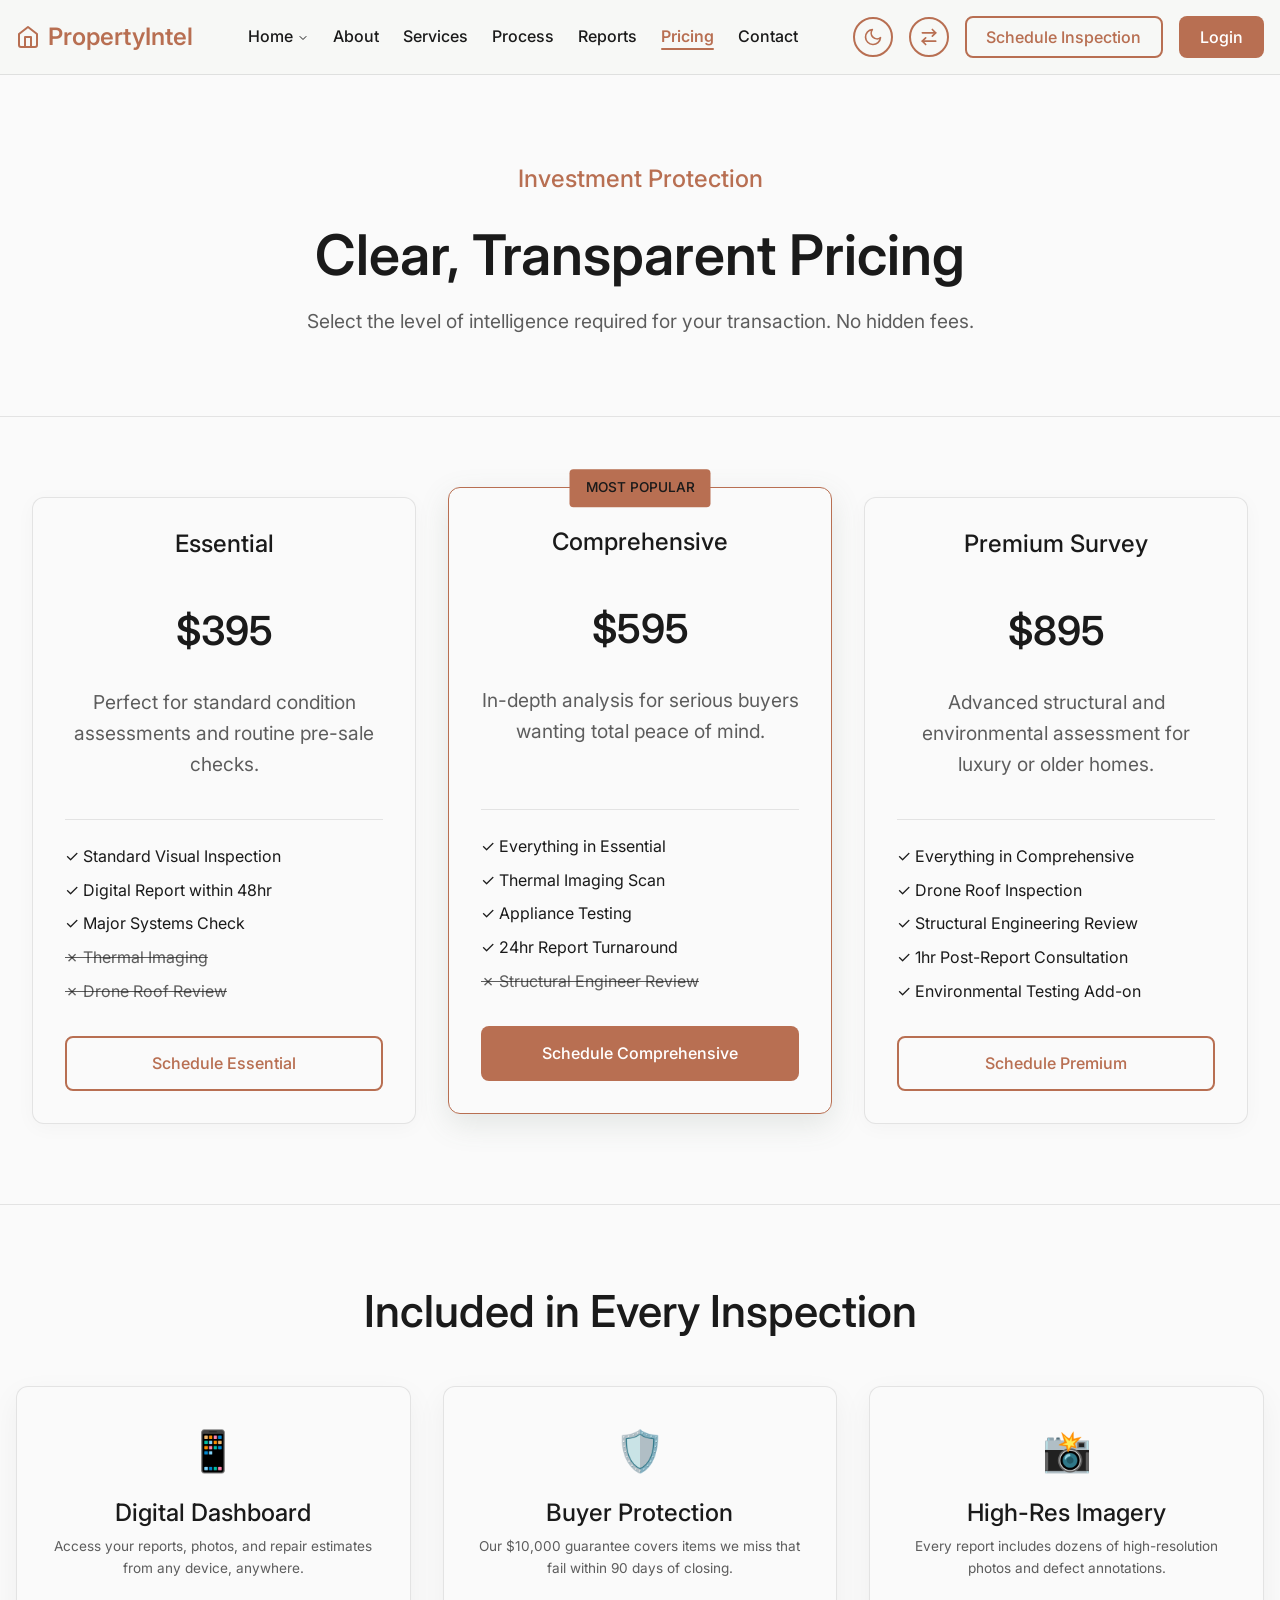
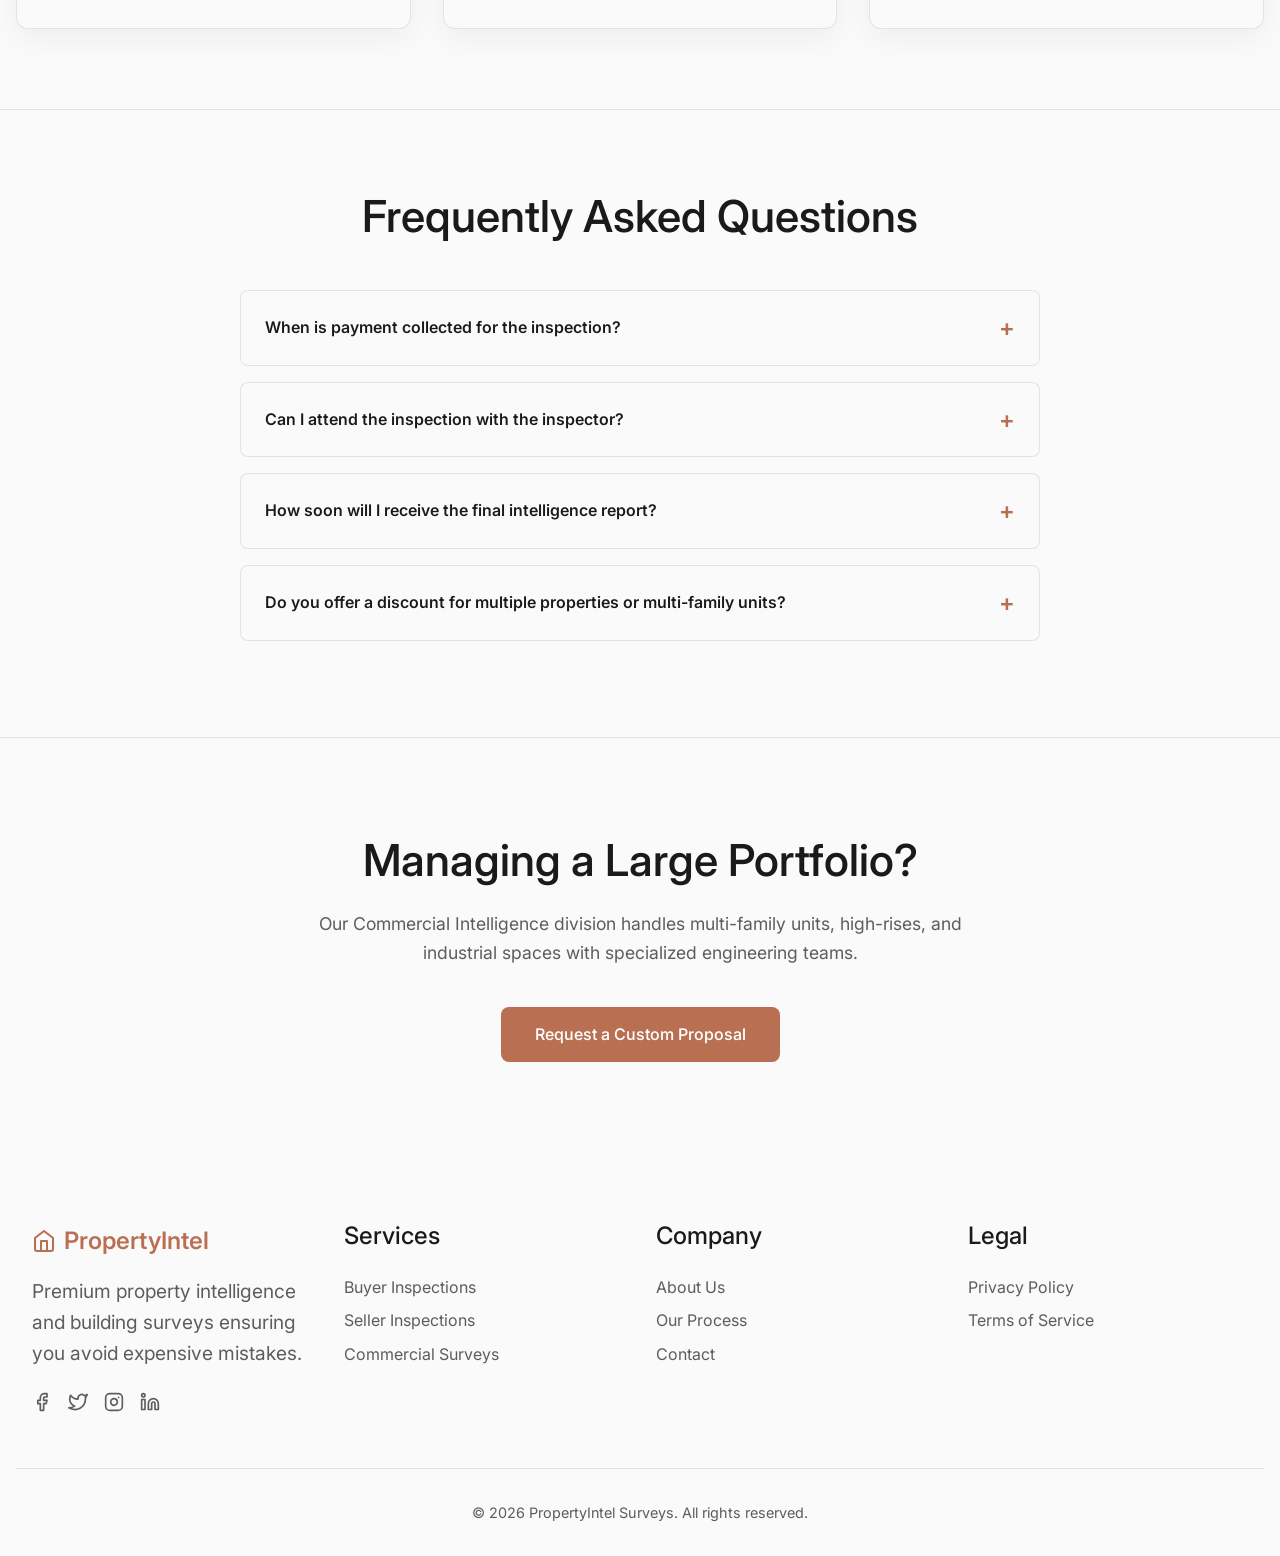
<file: pricing.html>
<!DOCTYPE html>
<html lang="en">
<head>
    <meta charset="UTF-8">
    <meta name="viewport" content="width=device-width, initial-scale=1.0">
    <title>Pricing & Packages | PropertyIntel</title>
    <meta name="description" content="Clear, transparent pricing for our property intelligence packages.">
    <link rel="stylesheet" href="assets/css/style.css">
    <link rel="stylesheet" href="assets/css/dark-mode.css">
    <link rel="stylesheet" href="assets/css/rtl.css">
    <link rel="icon" type="image/svg+xml" href="assets/images/favicon.svg">
</head>
<body>

    <!-- Premium Floating Navbar -->
    <nav class="navbar">
        <div class="container">
            <a href="index.html" class="navbar-brand">
                <svg width="24" height="24" viewBox="0 0 24 24" fill="none" stroke="currentColor" stroke-width="2" stroke-linecap="round" stroke-linejoin="round">
                    <path d="M3 9l9-7 9 7v11a2 2 0 0 1-2 2H5a2 2 0 0 1-2-2z"></path>
                    <polyline points="9 22 9 12 15 12 15 22"></polyline>
                </svg>
                PropertyIntel
            </a>
            <ul class="nav-links">
                <li class="dropdown">
                    <a href="#" onclick="event.preventDefault();">
                        Home
                        <svg width="12" height="12" viewBox="0 0 24 24" fill="none" stroke="currentColor" stroke-width="2" stroke-linecap="round" stroke-linejoin="round" style="margin-top:2px;"><polyline points="6 9 12 15 18 9"></polyline></svg>
                    </a>
                    <ul class="dropdown-menu">
                        <li><a href="index.html">Home 1</a></li>
                        <li><a href="home-2.html">Home 2</a></li>
                    </ul>
                </li>
                <li><a href="about.html">About</a></li>
                <li><a href="services.html">Services</a></li>
                <li><a href="inspection-process.html">Process</a></li>
                <li><a href="sample-reports.html">Reports</a></li>
                <li><a href="pricing.html" style="color: var(--property-sage);">Pricing</a></li>
                <li><a href="contact.html">Contact</a></li>
                <li class="mobile-only-toggles" style="display: flex; gap: 1.5rem; justify-content: center; margin-top: 1rem; padding-top: 1rem; border-top: 1px solid var(--border);">
                    <button class="btn btn-secondary btn-icon theme-toggle" title="Toggle Dark Mode" style="border: 1px solid var(--border);">
                        <svg width="24" height="24" viewBox="0 0 24 24" fill="none" stroke="currentColor" stroke-width="2" stroke-linecap="round" stroke-linejoin="round" class="icon-moon"><path d="M21 12.79A9 9 0 1 1 11.21 3 7 7 0 0 0 21 12.79z"></path></svg>
                        <svg width="24" height="24" viewBox="0 0 24 24" fill="none" stroke="currentColor" stroke-width="2" stroke-linecap="round" stroke-linejoin="round" class="icon-sun"><circle cx="12" cy="12" r="5"></circle><line x1="12" y1="1" x2="12" y2="3"></line><line x1="12" y1="21" x2="12" y2="23"></line><line x1="4.22" y1="4.22" x2="5.64" y2="5.64"></line><line x1="18.36" y1="18.36" x2="19.78" y2="19.78"></line><line x1="1" y1="12" x2="3" y2="12"></line><line x1="21" y1="12" x2="23" y2="12"></line><line x1="4.22" y1="19.78" x2="5.64" y2="18.36"></line><line x1="18.36" y1="5.64" x2="19.78" y2="4.22"></line></svg>
                    </button>
                    <button class="btn btn-secondary btn-icon rtl-toggle" title="Toggle RTL" style="border: 1px solid var(--border);">
                        <svg width="24" height="24" viewBox="0 0 24 24" fill="none" stroke="currentColor" stroke-width="2" stroke-linecap="round" stroke-linejoin="round" class="icon-rtl"><path d="m16 3 4 4-4 4"/><path d="M20 7H4"/><path d="m8 21-4-4 4-4"/><path d="M4 17h16"/></svg>
                        <svg width="24" height="24" viewBox="0 0 24 24" fill="none" stroke="currentColor" stroke-width="2" stroke-linecap="round" stroke-linejoin="round" class="icon-ltr"><path d="m8 3-4 4 4 4"/><path d="M4 7h16"/><path d="m16 21 4-4-4-4"/><path d="M20 17H4"/></svg>
                    </button>
                </li>
                <li class="mobile-only-cta" style="margin-top: 1rem; margin-bottom: 1rem;">
                    <a href="schedule-inspection.html" class="btn btn-secondary" style="width: 100%; text-align: center; margin-bottom: 0.5rem;">Schedule Inspection</a>
                    <a href="login.html" class="btn btn-primary" style="width: 100%; text-align: center;">Login</a>
                </li>
            </ul>
                        <div class="nav-actions">
                <button id="theme-toggle" class="btn btn-secondary btn-icon" title="Toggle Dark Mode">
                    <svg width="20" height="20" viewBox="0 0 24 24" fill="none" stroke="currentColor" stroke-width="2" stroke-linecap="round" stroke-linejoin="round" class="icon-moon"><path d="M21 12.79A9 9 0 1 1 11.21 3 7 7 0 0 0 21 12.79z"></path></svg>
                    <svg width="20" height="20" viewBox="0 0 24 24" fill="none" stroke="currentColor" stroke-width="2" stroke-linecap="round" stroke-linejoin="round" class="icon-sun"><circle cx="12" cy="12" r="5"></circle><line x1="12" y1="1" x2="12" y2="3"></line><line x1="12" y1="21" x2="12" y2="23"></line><line x1="4.22" y1="4.22" x2="5.64" y2="5.64"></line><line x1="18.36" y1="18.36" x2="19.78" y2="19.78"></line><line x1="1" y1="12" x2="3" y2="12"></line><line x1="21" y1="12" x2="23" y2="12"></line><line x1="4.22" y1="19.78" x2="5.64" y2="18.36"></line><line x1="18.36" y1="5.64" x2="19.78" y2="4.22"></line></svg>
                </button>
                <button id="rtl-toggle" class="btn btn-secondary btn-icon" title="Toggle RTL">
                    <svg width="20" height="20" viewBox="0 0 24 24" fill="none" stroke="currentColor" stroke-width="2" stroke-linecap="round" stroke-linejoin="round" class="icon-rtl"><path d="m16 3 4 4-4 4"/><path d="M20 7H4"/><path d="m8 21-4-4 4-4"/><path d="M4 17h16"/></svg>
                    <svg width="20" height="20" viewBox="0 0 24 24" fill="none" stroke="currentColor" stroke-width="2" stroke-linecap="round" stroke-linejoin="round" class="icon-ltr"><path d="m8 3-4 4 4 4"/><path d="M4 7h16"/><path d="m16 21 4-4-4-4"/><path d="M20 17H4"/></svg>
                </button>
                <a href="schedule-inspection.html" class="btn btn-secondary">Schedule Inspection</a>
                <a href="login.html" class="btn btn-primary">Login</a>
                <button class="menu-toggle">☰</button>
            </div>
        </div>
    </nav>

    <!-- Page Header -->
    <section class="hero-section bg-secondary" style="min-height: 40vh; padding-top: 10rem; border-bottom: 1px solid var(--border);">
        <div class="container text-center">
            <span class="subheading">Investment Protection</span>
            <h1>Clear, Transparent Pricing</h1>
            <p style="max-width: 800px; margin: 0 auto;">Select the level of intelligence required for your transaction. No hidden fees.</p>
        </div>
    </section>

    <!-- Pricing Packages -->
    <section>
        <div class="container">
            <div class="grid grid-3 odd-cards">
                <div class="card text-center">
                    <h4 class="card-title">Essential</h4>
                    <div style="font-size: 2.5rem; font-weight: 580; color: var(--text-primary); margin: 1.5rem 0;">$395</div>
                    <p class="card-text">Perfect for standard condition assessments and routine pre-sale checks.</p>
                    <ul style="list-style: none; text-align: left; margin: 1.5rem 0; border-top: 1px solid var(--border); padding-top: 1.5rem;">
                        <li style="margin-bottom: 0.5rem; color: var(--text-primary);">✓ Standard Visual Inspection</li>
                        <li style="margin-bottom: 0.5rem; color: var(--text-primary);">✓ Digital Report within 48hr</li>
                        <li style="margin-bottom: 0.5rem; color: var(--text-primary);">✓ Major Systems Check</li>
                        <li style="margin-bottom: 0.5rem; color: var(--text-secondary); text-decoration: line-through;">✗ Thermal Imaging</li>
                        <li style="margin-bottom: 0.5rem; color: var(--text-secondary); text-decoration: line-through;">✗ Drone Roof Review</li>
                    </ul>
                    <a href="schedule-inspection.html" class="btn btn-secondary" style="width: 100%;">Schedule Essential</a>
                </div>
                <div class="card text-center" style="border-color: var(--property-sage); box-shadow: 0 10px 30px rgba(95, 116, 100, 0.15); transform: translateY(-10px); position: relative; padding-top: 2.5rem; overflow: visible;">
                    <div style="background: var(--property-sage); color: var(--text-primary); padding: 0.5rem 1rem; border-radius: 4px; display: inline-block; font-size: 0.85rem; font-weight: 520; position: absolute; top: 0; left: 50%; transform: translate(-50%, -50%); white-space: nowrap;">MOST POPULAR</div>
                    <h4 class="card-title">Comprehensive</h4>
                    <div style="font-size: 2.5rem; font-weight: 580; color: var(--text-primary); margin: 1.5rem 0;">$595</div>
                    <p class="card-text">In-depth analysis for serious buyers wanting total peace of mind.</p>
                    <ul style="list-style: none; text-align: left; margin: 1.5rem 0; border-top: 1px solid var(--border); padding-top: 1.5rem;">
                        <li style="margin-bottom: 0.5rem; color: var(--text-primary);">✓ Everything in Essential</li>
                        <li style="margin-bottom: 0.5rem; color: var(--text-primary);">✓ Thermal Imaging Scan</li>
                        <li style="margin-bottom: 0.5rem; color: var(--text-primary);">✓ Appliance Testing</li>
                        <li style="margin-bottom: 0.5rem; color: var(--text-primary);">✓ 24hr Report Turnaround</li>
                        <li style="margin-bottom: 0.5rem; color: var(--text-secondary); text-decoration: line-through;">✗ Structural Engineer Review</li>
                    </ul>
                    <a href="schedule-inspection.html" class="btn btn-primary" style="width: 100%;">Schedule Comprehensive</a>
                </div>
                <div class="card text-center">
                    <h4 class="card-title">Premium Survey</h4>
                    <div style="font-size: 2.5rem; font-weight: 580; color: var(--text-primary); margin: 1.5rem 0;">$895</div>
                    <p class="card-text">Advanced structural and environmental assessment for luxury or older homes.</p>
                    <ul style="list-style: none; text-align: left; margin: 1.5rem 0; border-top: 1px solid var(--border); padding-top: 1.5rem;">
                        <li style="margin-bottom: 0.5rem; color: var(--text-primary);">✓ Everything in Comprehensive</li>
                        <li style="margin-bottom: 0.5rem; color: var(--text-primary);">✓ Drone Roof Inspection</li>
                        <li style="margin-bottom: 0.5rem; color: var(--text-primary);">✓ Structural Engineering Review</li>
                        <li style="margin-bottom: 0.5rem; color: var(--text-primary);">✓ 1hr Post-Report Consultation</li>
                        <li style="margin-bottom: 0.5rem; color: var(--text-primary);">✓ Environmental Testing Add-on</li>
                    </ul>
                    <a href="schedule-inspection.html" class="btn btn-secondary" style="width: 100%;">Schedule Premium</a>
                </div>
            </div>
        </div>
    </section>

    <!-- Section 1: Included Features -->
    <section class="bg-secondary" style="padding: 5rem 0; border-top: 1px solid var(--border); border-bottom: 1px solid var(--border);">
        <div class="container text-center">
            <h2 style="margin-bottom: 3rem;">Included in Every Inspection</h2>
            <div class="grid grid-3 odd-cards included-features-grid">
                <div style="background: var(--card-background); padding: 2rem; border-radius: var(--border-radius); border: 1px solid var(--border); box-shadow: 0 10px 30px rgba(0,0,0,0.05);">
                    <div style="font-size: 2.5rem; color: var(--property-sage); margin-bottom: 1rem;">📱</div>
                    <h4 style="margin-bottom: 0.5rem;">Digital Dashboard</h4>
                    <p class="caption">Access your reports, photos, and repair estimates from any device, anywhere.</p>
                </div>
                <div style="background: var(--card-background); padding: 2rem; border-radius: var(--border-radius); border: 1px solid var(--border); box-shadow: 0 10px 30px rgba(0,0,0,0.05);">
                    <div style="font-size: 2.5rem; color: var(--property-sage); margin-bottom: 1rem;">🛡️</div>
                    <h4 style="margin-bottom: 0.5rem;">Buyer Protection</h4>
                    <p class="caption">Our $10,000 guarantee covers items we miss that fail within 90 days of closing.</p>
                </div>
                <div style="background: var(--card-background); padding: 2rem; border-radius: var(--border-radius); border: 1px solid var(--border); box-shadow: 0 10px 30px rgba(0,0,0,0.05);">
                    <div style="font-size: 2.5rem; color: var(--property-sage); margin-bottom: 1rem;">📸</div>
                    <h4 style="margin-bottom: 0.5rem;">High-Res Imagery</h4>
                    <p class="caption">Every report includes dozens of high-resolution photos and defect annotations.</p>
                </div>
            </div>
        </div>
    </section>

    <!-- Section 2: FAQ -->
    <section style="padding: 5rem 0;">
        <div class="container">
            <div style="max-width: 800px; margin: 0 auto;">
                <h2 class="text-center" style="margin-bottom: 3rem;">Frequently Asked Questions</h2>
                
                <details>
                    <summary>When is payment collected for the inspection?</summary>
                    <div class="details-content">
                        Payment is typically collected on-site after the physical inspection is complete. We accept all major credit cards, checks, and digital payment methods for your convenience.
                    </div>
                </details>
                
                <details>
                    <summary>Can I attend the inspection with the inspector?</summary>
                    <div class="details-content">
                        Absolutely. In fact, we highly encourage buyers to attend the final hour of the inspection. This allows our master inspector to walk you through the property, point out specific findings, and answer any questions you have in real-time.
                    </div>
                </details>

                <details>
                    <summary>How soon will I receive the final intelligence report?</summary>
                    <div class="details-content">
                        Our standard turnaround time is 48 hours for Essential packages and 24 hours for Comprehensive and Premium Survey packages. You'll receive an email notification the moment your digital dashboard is populated with your report.
                    </div>
                </details>

                <details>
                    <summary>Do you offer a discount for multiple properties or multi-family units?</summary>
                    <div class="details-content">
                        Yes, we provide custom pricing for investors purchasing multiple properties or multi-unit buildings. Please contact our commercial intelligence division for a tailored quote based on your portfolio.
                    </div>
                </details>
            </div>
        </div>
    </section>

    <!-- Section 3: Commercial / Custom Quote Section -->
    <section class="text-center bg-secondary" style="padding: 6rem 0; border-top: 1px solid var(--border);">
        <div class="container" style="max-width: 700px;">
            <h2 style="color: var(--text-primary); margin-bottom: 1.5rem;">Managing a Large Portfolio?</h2>
            <p style="color: var(--text-secondary); font-size: 1.1rem; margin-bottom: 2.5rem;">
                Our Commercial Intelligence division handles multi-family units, high-rises, and industrial spaces with specialized engineering teams.
            </p>
            <a href="contact.html" class="btn btn-primary">Request a Custom Proposal</a>
        </div>
    </section>

    <!-- Footer -->
        <footer class="site-footer">
        <div class="container grid grid-4">
            <div>
                <a href="index.html" class="navbar-brand" style="margin-bottom: 1rem; padding: 0;">
                    <svg width="24" height="24" viewBox="0 0 24 24" fill="none" stroke="currentColor" stroke-width="2" stroke-linecap="round" stroke-linejoin="round">
                        <path d="M3 9l9-7 9 7v11a2 2 0 0 1-2 2H5a2 2 0 0 1-2-2z"></path>
                        <polyline points="9 22 9 12 15 12 15 22"></polyline>
                    </svg>
                    PropertyIntel
                </a>
                <p>Premium property intelligence and building surveys ensuring you avoid expensive mistakes.</p>
                <div class="footer-socials" style="margin-top: 1.5rem; display: flex; gap: 1rem;">
                    <a href="#" class="footer-social-icon facebook"><svg width="20" height="20" viewBox="0 0 24 24" fill="none" stroke="currentColor" stroke-width="2" stroke-linecap="round" stroke-linejoin="round"><path d="M18 2h-3a5 5 0 0 0-5 5v3H7v4h3v8h4v-8h3l1-4h-4V7a1 1 0 0 1 1-1h3z"></path></svg></a>
                    <a href="#" class="footer-social-icon twitter"><svg width="20" height="20" viewBox="0 0 24 24" fill="none" stroke="currentColor" stroke-width="2" stroke-linecap="round" stroke-linejoin="round"><path d="M23 3a10.9 10.9 0 0 1-3.14 1.53 4.48 4.48 0 0 0-7.86 3v1A10.66 10.66 0 0 1 3 4s-4 9 5 13a11.64 11.64 0 0 1-7 2c9 5 20 0 20-11.5a4.5 4.5 0 0 0-.08-.83A7.72 7.72 0 0 0 23 3z"></path></svg></a>
                    <a href="#" class="footer-social-icon instagram"><svg width="20" height="20" viewBox="0 0 24 24" fill="none" stroke="currentColor" stroke-width="2" stroke-linecap="round" stroke-linejoin="round"><rect x="2" y="2" width="20" height="20" rx="5" ry="5"></rect><path d="M16 11.37A4 4 0 1 1 12.63 8 4 4 0 0 1 16 11.37z"></path><line x1="17.5" y1="6.5" x2="17.51" y2="6.5"></line></svg></a>
                    <a href="#" class="footer-social-icon linkedin"><svg width="20" height="20" viewBox="0 0 24 24" fill="none" stroke="currentColor" stroke-width="2" stroke-linecap="round" stroke-linejoin="round"><path d="M16 8a6 6 0 0 1 6 6v7h-4v-7a2 2 0 0 0-2-2 2 2 0 0 0-2 2v7h-4v-7a6 6 0 0 1 6-6z"></path><rect x="2" y="9" width="4" height="12"></rect><circle cx="4" cy="4" r="2"></circle></svg></a>
                </div>
            </div>
            <div>
                <h5>Services</h5>
                <ul style="list-style: none; padding: 0;">
                    <li style="margin-bottom: 0.5rem;"><a href="services.html" class="footer-link">Buyer Inspections</a></li>
                    <li style="margin-bottom: 0.5rem;"><a href="services.html" class="footer-link">Seller Inspections</a></li>
                    <li style="margin-bottom: 0.5rem;"><a href="services.html" class="footer-link">Commercial Surveys</a></li>
                </ul>
            </div>
            <div>
                <h5>Company</h5>
                <ul style="list-style: none; padding: 0;">
                    <li style="margin-bottom: 0.5rem;"><a href="about.html" class="footer-link">About Us</a></li>
                    <li style="margin-bottom: 0.5rem;"><a href="inspection-process.html" class="footer-link">Our Process</a></li>
                    <li style="margin-bottom: 0.5rem;"><a href="contact.html" class="footer-link">Contact</a></li>
                </ul>
            </div>
            <div>
                <h5>Legal</h5>
                <ul style="list-style: none; padding: 0;">
                    <li style="margin-bottom: 0.5rem;"><a href="#" class="footer-link">Privacy Policy</a></li>
                    <li style="margin-bottom: 0.5rem;"><a href="#" class="footer-link">Terms of Service</a></li>
                </ul>
            </div>
        </div>
        <div class="container" style="margin-top: 3rem; padding-top: 2rem; border-top: 1px solid var(--border); text-align: center; color: var(--text-secondary); font-size: 0.9rem;">
            &copy; 2026 PropertyIntel Surveys. All rights reserved.
        </div>
    </footer>

    <script src="assets/js/main.js"></script>
</body>
</html>
</file>
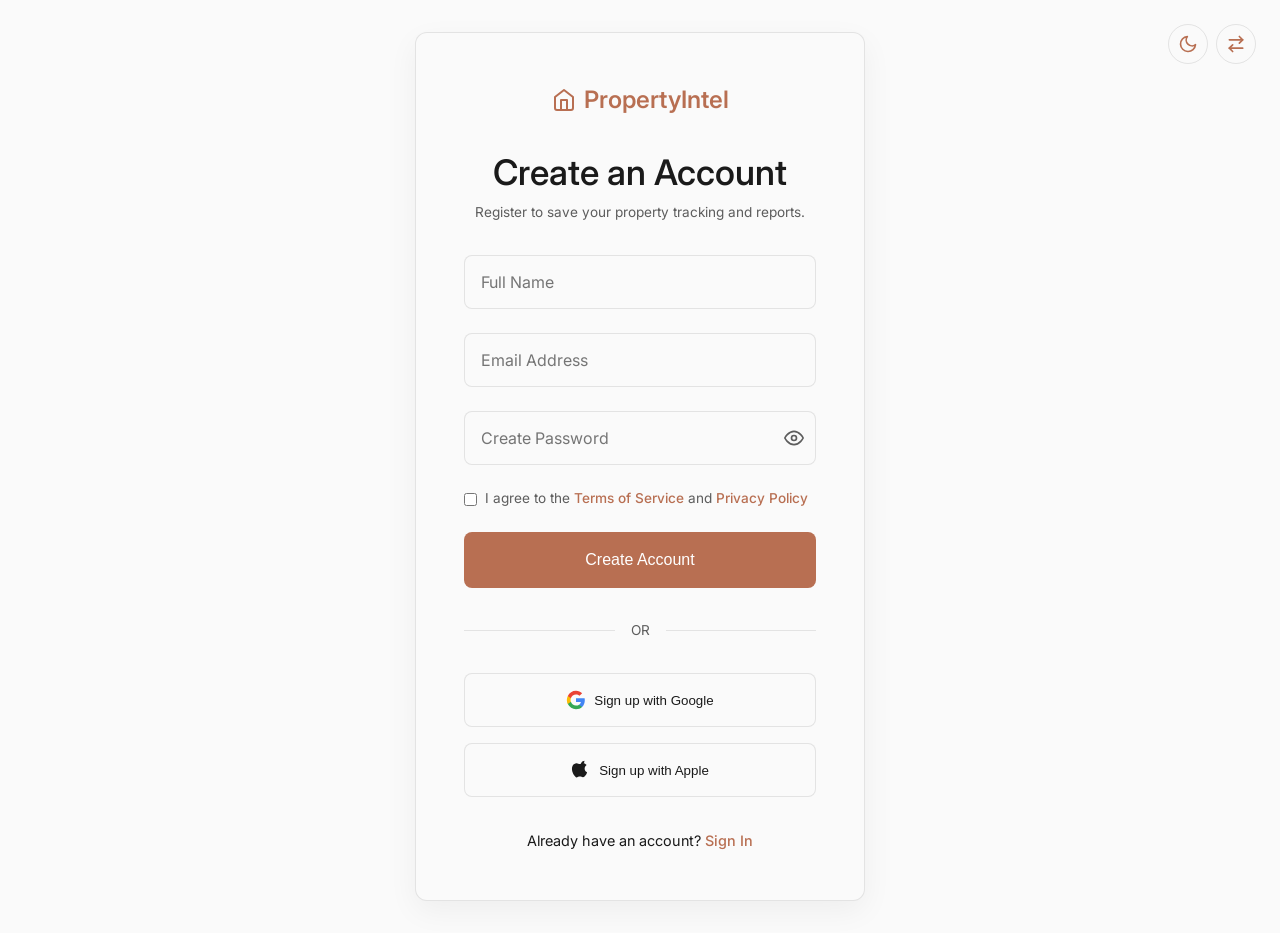
<file: register.html>
<!DOCTYPE html>
<html lang="en">
<head>
    <meta charset="UTF-8">
    <meta name="viewport" content="width=device-width, initial-scale=1.0">
    <title>Create Account | PropertyIntel</title>
    <link rel="stylesheet" href="assets/css/style.css">
    <link rel="stylesheet" href="assets/css/dark-mode.css">
    <link rel="stylesheet" href="assets/css/rtl.css">
    <style>
        .auth-container {
            min-height: 100vh;
            display: flex;
            align-items: center;
            justify-content: center;
            background: var(--secondary-background);
            padding: 2rem;
            position: relative;
        }
        .auth-card {
            background: var(--card-background);
            border: 1px solid var(--border);
            padding: 3rem;
            border-radius: var(--border-radius);
            width: 100%;
            max-width: 450px;
            box-shadow: 0 10px 30px rgba(0,0,0,0.05);
            text-align: center;
        }
        .form-control { width: 100%; padding: 1rem; border: 1px solid var(--border); border-radius: 8px; margin-bottom: 1.5rem; font-family: inherit; font-size: 1rem; background: var(--card-background); color: var(--text-primary); transition: var(--transition); }
        .form-control:focus { outline: none; border-color: var(--property-sage); box-shadow: 0 0 0 3px rgba(95, 116, 100, 0.1); }
        .password-wrapper { position: relative; width: 100%; margin-bottom: 1.5rem; }
        .password-wrapper input { margin-bottom: 0; padding-right: 2.5rem; }
        .password-wrapper .toggle-eye {
            position: absolute;
            right: 0.75rem;
            top: 50%;
            transform: translateY(-50%);
            cursor: pointer;
            color: var(--text-secondary);
        }
        .social-btn {
            display: flex;
            align-items: center;
            justify-content: center;
            gap: 0.5rem;
            width: 100%;
            padding: 1rem;
            border: 1px solid var(--border);
            border-radius: 8px;
            background: var(--card-background);
            color: var(--text-primary);
            font-weight: 500;
            cursor: pointer;
            transition: var(--transition);
            margin-bottom: 1rem;
        }
        .social-btn:hover { 
            background: var(--secondary-background); 
            border-color: var(--copper-clay); 
            transform: translateY(-2px); 
            box-shadow: 0 4px 12px rgba(0,0,0,0.1); 
        }
        .auth-link { color: var(--property-sage); text-decoration: none; font-weight: 500; transition: all 0.3s ease; }
        .auth-link:hover { color: var(--copper-clay) !important; text-decoration: underline; }
        .divider {
            display: flex;
            align-items: center;
            margin: 2rem 0;
            color: var(--text-secondary);
            font-size: 0.85rem;
        }
        .divider::before, .divider::after {
            content: '';
            flex: 1;
            border-bottom: 1px solid var(--border);
        }
        .divider:not(:empty)::before { margin-right: 1rem; }
        .divider:not(:empty)::after { margin-left: 1rem; }
        .fixed-toggles {
            position: absolute;
            top: 1.5rem;
            right: 1.5rem;
            display: flex;
            gap: 0.5rem;
        }
        html[dir="rtl"] .fixed-toggles {
            right: auto;
            left: 1.5rem;
        }
        @media (max-width: 480px) {
            .auth-container { padding-top: 5rem; padding-bottom: 2rem; align-items: center; justify-content: flex-start; min-height: 100vh; height: auto; }
            .auth-card { padding: 2rem 1.5rem; margin: 0; width: 100%; max-width: 100%; border: 1px solid var(--border); box-shadow: 0 4px 12px rgba(0,0,0,0.05); background: var(--card-background); }
            .nowrap-mobile { font-size: 0.75rem !important; white-space: nowrap !important; }
            .nowrap-mobile label, .nowrap-mobile a, .nowrap-mobile span { font-size: 0.75rem !important; }
            .auth-card h2 { font-size: 1.5rem !important; white-space: normal !important; }
            .form-control, .social-btn { width: 100%; font-size: 0.9rem; }
        }
    </style>
    <link rel="icon" type="image/svg+xml" href="assets/images/favicon.svg">
</head>
<body>

    <div class="auth-container">
        <!-- Fixed toggles at top right -->
        <div class="fixed-toggles">
            <button id="theme-toggle" class="btn btn-secondary btn-icon" title="Toggle Dark Mode" style="border-radius: 50%; border: 1px solid var(--border);">
                <svg width="20" height="20" viewBox="0 0 24 24" fill="none" stroke="currentColor" stroke-width="2" stroke-linecap="round" stroke-linejoin="round" class="icon-moon"><path d="M21 12.79A9 9 0 1 1 11.21 3 7 7 0 0 0 21 12.79z"></path></svg>
                <svg width="20" height="20" viewBox="0 0 24 24" fill="none" stroke="currentColor" stroke-width="2" stroke-linecap="round" stroke-linejoin="round" class="icon-sun"><circle cx="12" cy="12" r="5"></circle><line x1="12" y1="1" x2="12" y2="3"></line><line x1="12" y1="21" x2="12" y2="23"></line><line x1="4.22" y1="4.22" x2="5.64" y2="5.64"></line><line x1="18.36" y1="18.36" x2="19.78" y2="19.78"></line><line x1="1" y1="12" x2="3" y2="12"></line><line x1="21" y1="12" x2="23" y2="12"></line><line x1="4.22" y1="19.78" x2="5.64" y2="18.36"></line><line x1="18.36" y1="5.64" x2="19.78" y2="4.22"></line></svg>
            </button>
            <button id="rtl-toggle" class="btn btn-secondary btn-icon" title="Toggle RTL" style="border-radius: 50%; border: 1px solid var(--border);">
                <svg width="20" height="20" viewBox="0 0 24 24" fill="none" stroke="currentColor" stroke-width="2" stroke-linecap="round" stroke-linejoin="round" class="icon-rtl"><path d="m16 3 4 4-4 4"/><path d="M20 7H4"/><path d="m8 21-4-4 4-4"/><path d="M4 17h16"/></svg>
                <svg width="20" height="20" viewBox="0 0 24 24" fill="none" stroke="currentColor" stroke-width="2" stroke-linecap="round" stroke-linejoin="round" class="icon-ltr"><path d="m8 3-4 4 4 4"/><path d="M4 7h16"/><path d="m16 21 4-4-4-4"/><path d="M20 17H4"/></svg>
            </button>
        </div>

        <div class="auth-card">
            <a href="index.html" class="navbar-brand" style="margin-bottom: 2rem; justify-content: center; width: 100%;">
                <svg width="24" height="24" viewBox="0 0 24 24" fill="none" stroke="currentColor" stroke-width="2" stroke-linecap="round" stroke-linejoin="round">
                    <path d="M3 9l9-7 9 7v11a2 2 0 0 1-2 2H5a2 2 0 0 1-2-2z"></path>
                    <polyline points="9 22 9 12 15 12 15 22"></polyline>
                </svg>
                PropertyIntel
            </a>
            
            <h2 style="margin-bottom: 0.5rem; font-size: 2.2rem; white-space: nowrap;">Create an Account</h2>
            <p class="caption" style="margin-bottom: 2rem;">Register to save your property tracking and reports.</p>
            
            <form onsubmit="event.preventDefault(); alert('Account created!');">
                <input type="text" class="form-control" placeholder="Full Name" required>
                <input type="email" class="form-control" placeholder="Email Address" required>
                
                <div class="password-wrapper">
                    <input type="password" class="form-control" id="reg-pwd" placeholder="Create Password" required>
                    <svg class="toggle-eye" onclick="togglePwd('reg-pwd')" width="20" height="20" viewBox="0 0 24 24" fill="none" stroke="currentColor" stroke-width="2" stroke-linecap="round" stroke-linejoin="round"><path d="M1 12s4-8 11-8 11 8 11 8-4 8-11 8-11-8-11-8z"></path><circle cx="12" cy="12" r="3"></circle></svg>
                </div>

                <div style="text-align: left; margin-bottom: 1.5rem; font-size: 0.85rem;">
                    <label style="display: flex; align-items: flex-start; gap: 0.5rem; cursor: pointer; text-align: left;">
                        <input type="checkbox" required style="accent-color: var(--property-sage); margin-top: 0.2rem;"> 
                        <span style="color: var(--text-secondary); line-height: 1.4;">I agree to the <a href="#" class="auth-link">Terms of Service</a> and <a href="#" class="auth-link">Privacy Policy</a></span>
                    </label>
                </div>

                <button type="submit" class="btn btn-primary" style="width: 100%;">Create Account</button>
            </form>

            <div class="divider">OR</div>

            <button class="social-btn">
                <svg width="20" height="20" viewBox="0 0 24 24" fill="currentColor"><path d="M22.56 12.25c0-.78-.07-1.53-.2-2.25H12v4.26h5.92c-.26 1.37-1.04 2.53-2.21 3.31v2.77h3.57c2.08-1.92 3.28-4.74 3.28-8.09z" fill="#4285F4"/><path d="M12 23c2.97 0 5.46-.98 7.28-2.66l-3.57-2.77c-.98.66-2.23 1.06-3.71 1.06-2.86 0-5.29-1.93-6.16-4.53H2.18v2.84C3.99 20.53 7.7 23 12 23z" fill="#34A853"/><path d="M5.84 14.09c-.22-.66-.35-1.36-.35-2.09s.13-1.43.35-2.09V7.07H2.18C1.43 8.55 1 10.22 1 12s.43 3.45 1.18 4.93l2.85-2.22.81-.62z" fill="#FBBC05"/><path d="M12 5.38c1.62 0 3.06.56 4.21 1.64l3.15-3.15C17.45 2.09 14.97 1 12 1 7.7 1 3.99 3.47 2.18 7.07l3.66 2.84c.87-2.6 3.3-4.53 6.16-4.53z" fill="#EA4335"/></svg>
                Sign up with Google
            </button>
            <button class="social-btn">
                <svg width="20" height="20" viewBox="0 0 24 24" fill="currentColor"><path d="M16.36 10.33c-.04-2.8 2.29-4.17 2.4-4.22-1.32-1.93-3.36-2.19-4.08-2.22-1.74-.18-3.39 1.03-4.28 1.03-.89 0-2.25-1.01-3.69-.98-1.89.03-3.64 1.1-4.61 2.8-1.97 3.42-.5 8.47 1.42 11.26.94 1.36 2.05 2.9 3.51 2.85 1.41-.05 1.95-.91 3.65-.91 1.7 0 2.2.91 3.67.88 1.5-.03 2.47-1.41 3.4-2.77 1.08-1.57 1.52-3.1 1.55-3.18-.03-.02-2.98-1.14-2.94-4.54z"/><path d="M14.96 4.41c.78-.94 1.3-2.24 1.16-3.54-1.13.05-2.48.75-3.28 1.7-.72.85-1.34 2.18-1.18 3.45 1.26.1 2.52-.66 3.3-1.61z"/></svg>
                Sign up with Apple
            </button>

            <div class="nowrap-mobile" style="margin-top: 2rem; font-size: 0.9rem;">
                Already have an account? <a href="login.html" class="auth-link">Sign In</a>
            </div>
        </div>
    </div>

    <script>
        function togglePwd(id) {
            const input = document.getElementById(id);
            if (input.type === 'password') {
                input.type = 'text';
            } else {
                input.type = 'password';
            }
        }
    </script>
    <script src="assets/js/main.js"></script>
</body>
</html>
</file>
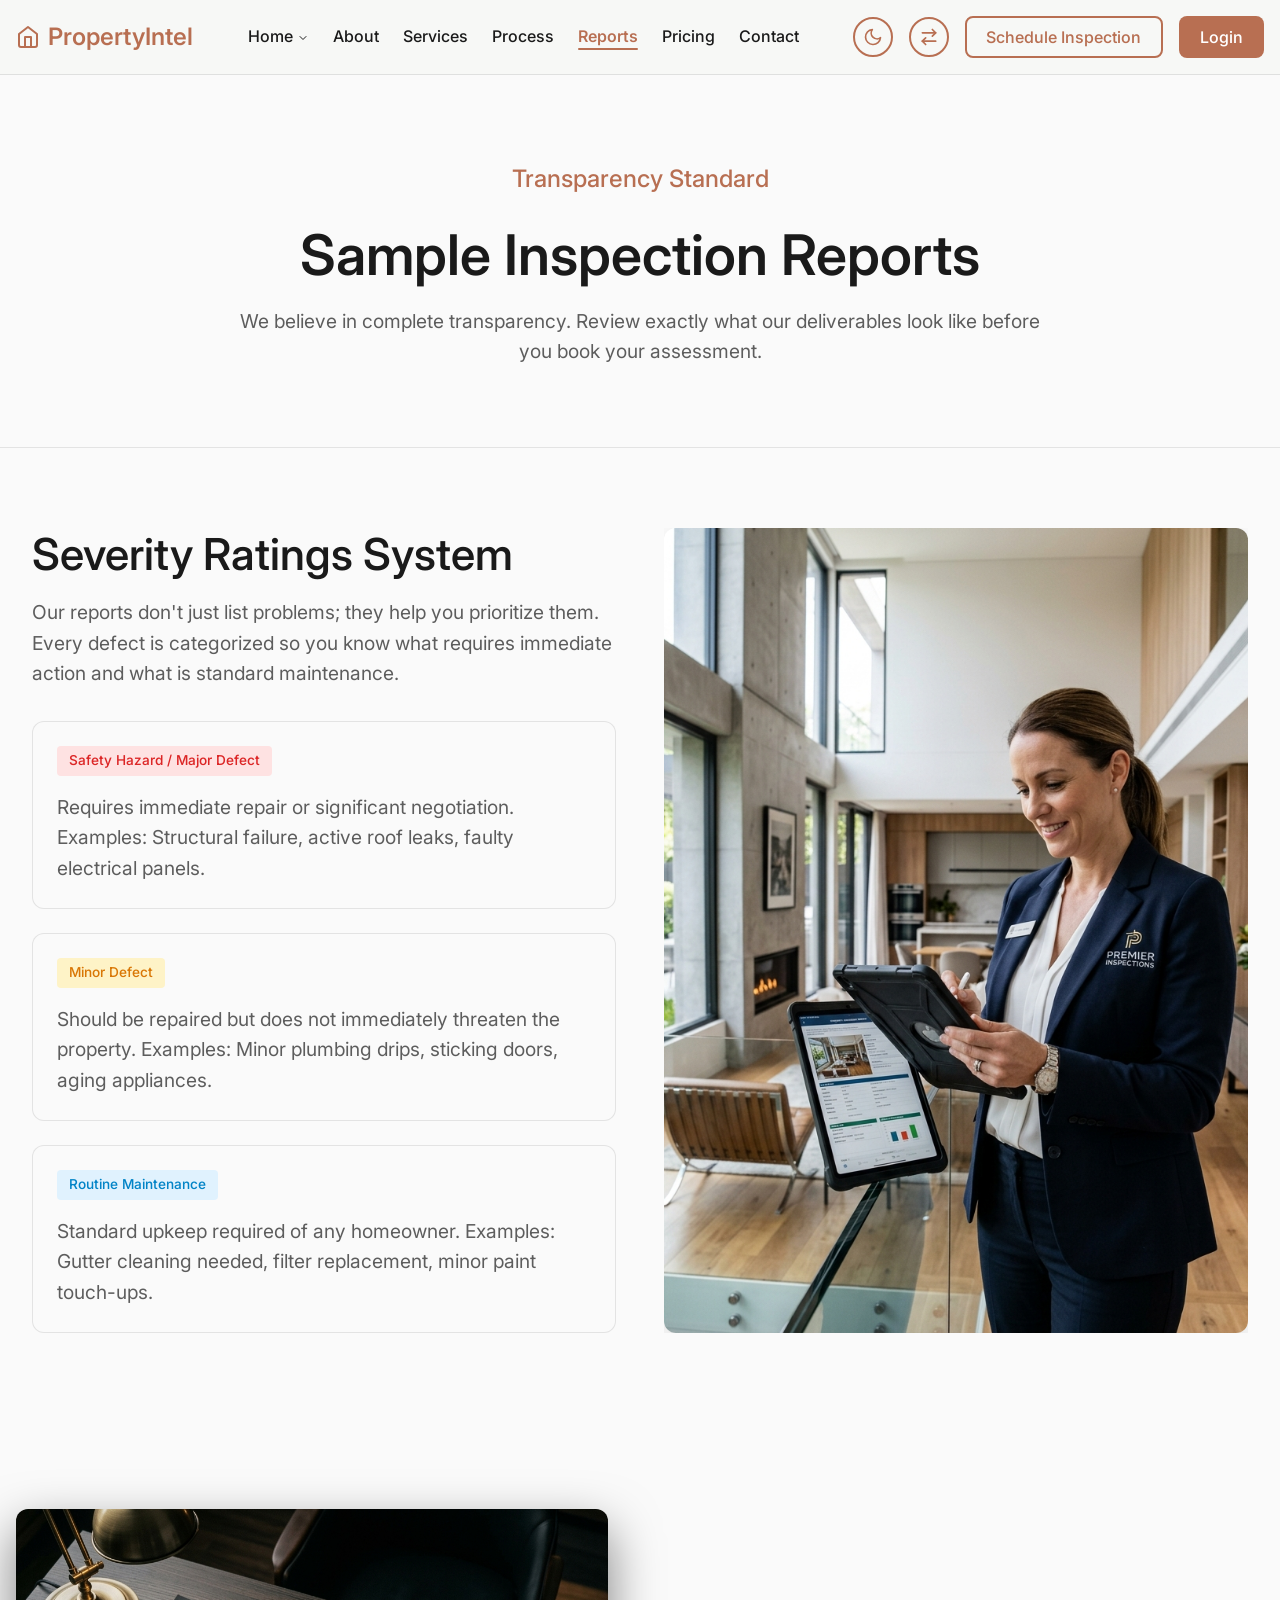
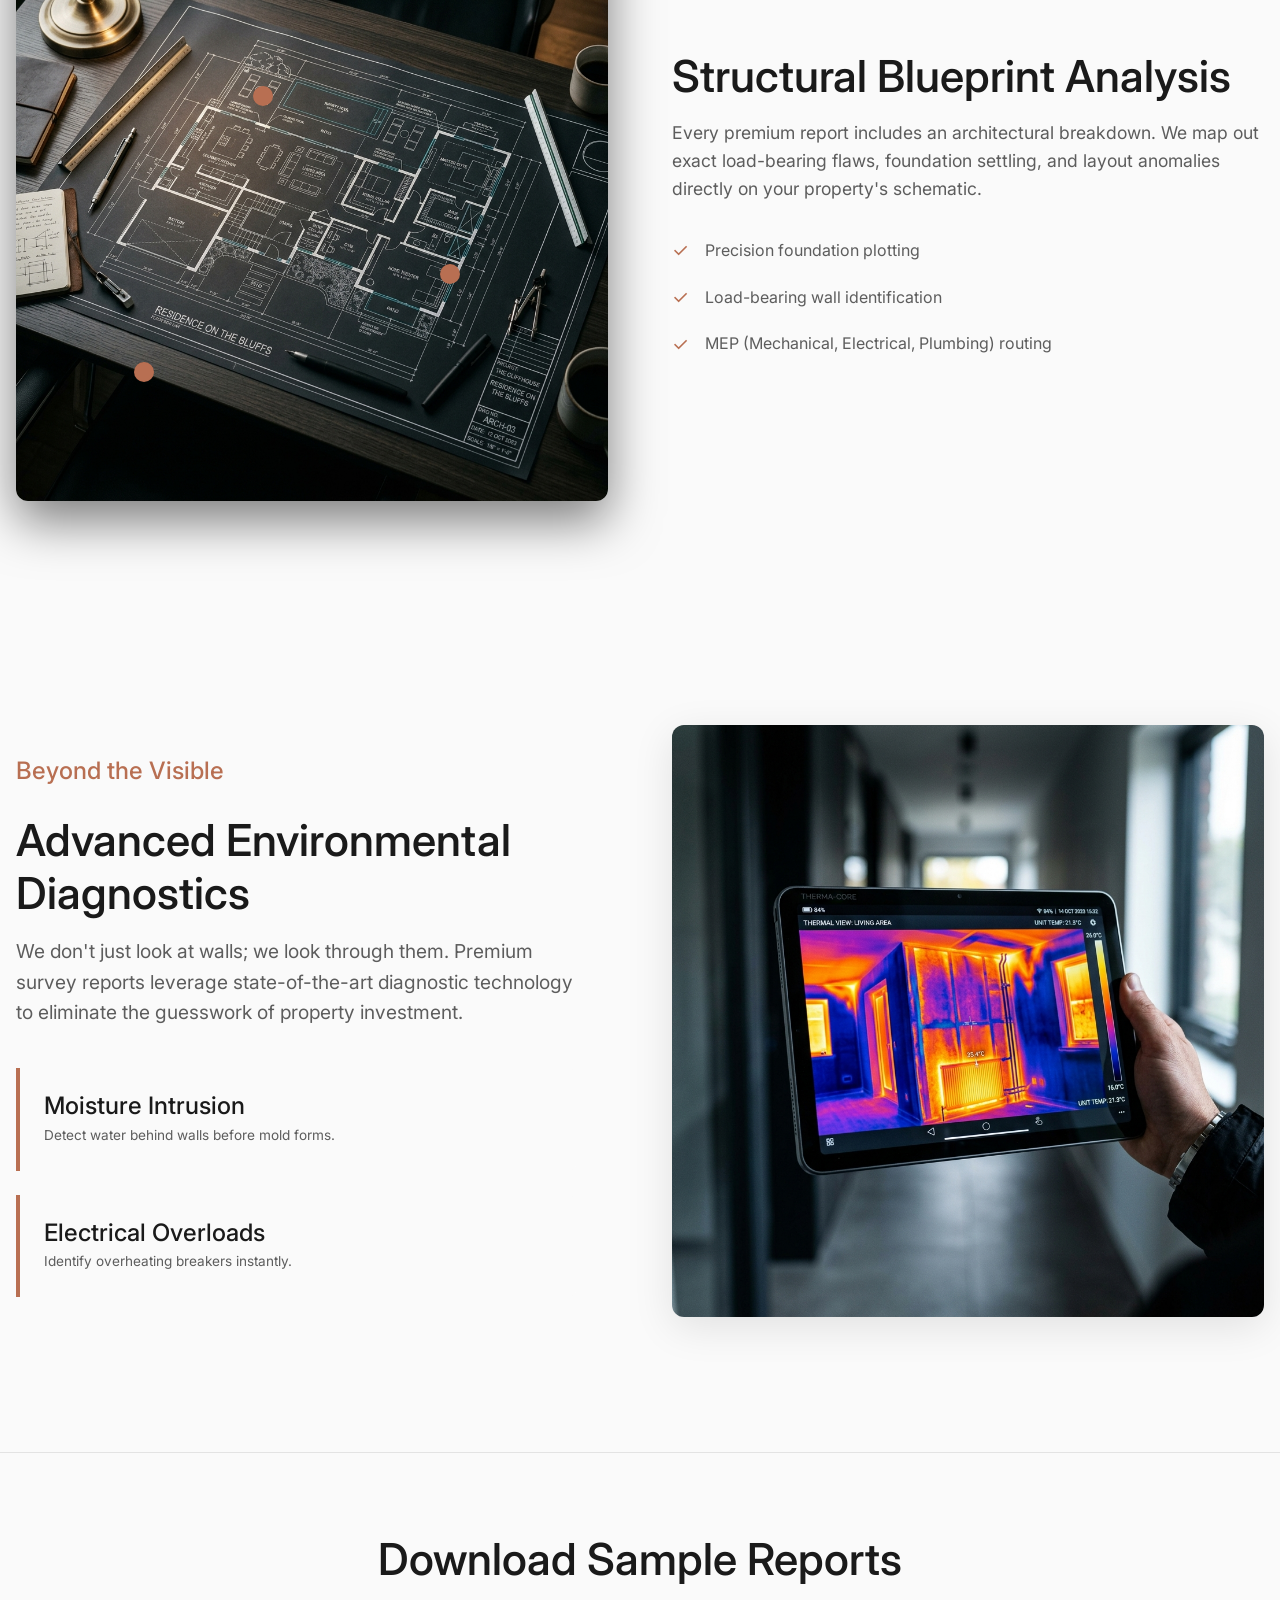
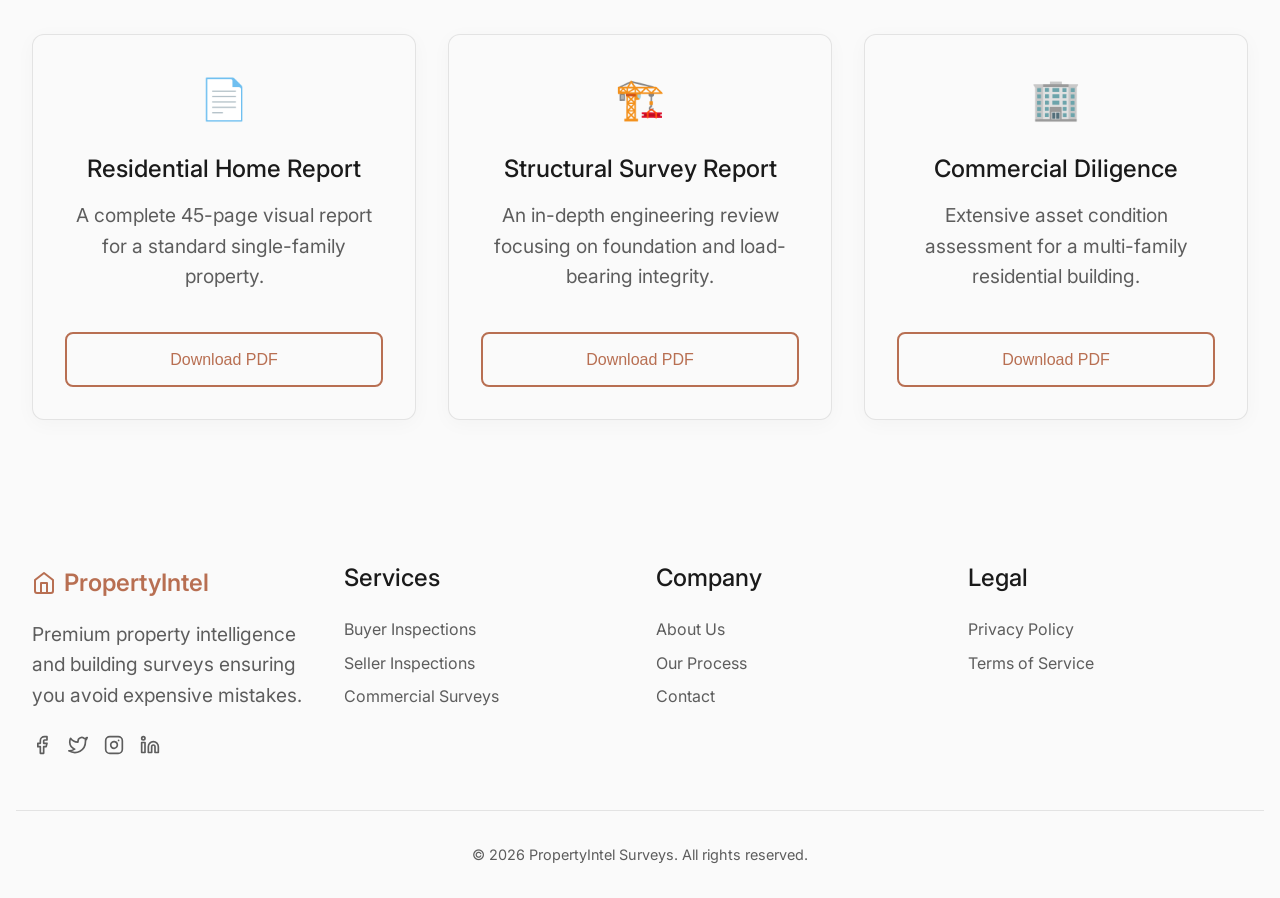
<file: sample-reports.html>
<!DOCTYPE html>
<html lang="en">
<head>
    <meta charset="UTF-8">
    <meta name="viewport" content="width=device-width, initial-scale=1.0">
    <title>Sample Reports | PropertyIntel</title>
    <meta name="description" content="View our premium inspection reports featuring defect categories and severity ratings.">
    <link rel="stylesheet" href="assets/css/style.css">
    <link rel="stylesheet" href="assets/css/dark-mode.css">
    <link rel="stylesheet" href="assets/css/rtl.css">
    <style>
        .severity-badge {
            display: inline-block;
            padding: 0.25rem 0.75rem;
            border-radius: 4px;
            font-size: 0.85rem;
            font-weight: 520;
            margin-bottom: 1rem;
        }
        .severity-high { background: #fee2e2; color: #dc2626; }
        .severity-medium { background: #fef3c7; color: #d97706; }
        .severity-low { background: #e0f2fe; color: #0284c7; }
    </style>
    <link rel="icon" type="image/svg+xml" href="assets/images/favicon.svg">
</head>
<body>

    <!-- Premium Floating Navbar -->
    <nav class="navbar">
        <div class="container">
            <a href="index.html" class="navbar-brand">
                <svg width="24" height="24" viewBox="0 0 24 24" fill="none" stroke="currentColor" stroke-width="2" stroke-linecap="round" stroke-linejoin="round">
                    <path d="M3 9l9-7 9 7v11a2 2 0 0 1-2 2H5a2 2 0 0 1-2-2z"></path>
                    <polyline points="9 22 9 12 15 12 15 22"></polyline>
                </svg>
                PropertyIntel
            </a>
            <ul class="nav-links">
                <li class="dropdown">
                    <a href="#" onclick="event.preventDefault();">
                        Home
                        <svg width="12" height="12" viewBox="0 0 24 24" fill="none" stroke="currentColor" stroke-width="2" stroke-linecap="round" stroke-linejoin="round" style="margin-top:2px;"><polyline points="6 9 12 15 18 9"></polyline></svg>
                    </a>
                    <ul class="dropdown-menu">
                        <li><a href="index.html">Home 1</a></li>
                        <li><a href="home-2.html">Home 2</a></li>
                    </ul>
                </li>
                <li><a href="about.html">About</a></li>
                <li><a href="services.html">Services</a></li>
                <li><a href="inspection-process.html">Process</a></li>
                <li><a href="sample-reports.html" style="color: var(--property-sage);">Reports</a></li>
                <li><a href="pricing.html">Pricing</a></li>
                <li><a href="contact.html">Contact</a></li>
                <li class="mobile-only-toggles" style="display: flex; gap: 1.5rem; justify-content: center; margin-top: 1rem; padding-top: 1rem; border-top: 1px solid var(--border);">
                    <button class="btn btn-secondary btn-icon theme-toggle" title="Toggle Dark Mode" style="border: 1px solid var(--border);">
                        <svg width="24" height="24" viewBox="0 0 24 24" fill="none" stroke="currentColor" stroke-width="2" stroke-linecap="round" stroke-linejoin="round" class="icon-moon"><path d="M21 12.79A9 9 0 1 1 11.21 3 7 7 0 0 0 21 12.79z"></path></svg>
                        <svg width="24" height="24" viewBox="0 0 24 24" fill="none" stroke="currentColor" stroke-width="2" stroke-linecap="round" stroke-linejoin="round" class="icon-sun"><circle cx="12" cy="12" r="5"></circle><line x1="12" y1="1" x2="12" y2="3"></line><line x1="12" y1="21" x2="12" y2="23"></line><line x1="4.22" y1="4.22" x2="5.64" y2="5.64"></line><line x1="18.36" y1="18.36" x2="19.78" y2="19.78"></line><line x1="1" y1="12" x2="3" y2="12"></line><line x1="21" y1="12" x2="23" y2="12"></line><line x1="4.22" y1="19.78" x2="5.64" y2="18.36"></line><line x1="18.36" y1="5.64" x2="19.78" y2="4.22"></line></svg>
                    </button>
                    <button class="btn btn-secondary btn-icon rtl-toggle" title="Toggle RTL" style="border: 1px solid var(--border);">
                        <svg width="24" height="24" viewBox="0 0 24 24" fill="none" stroke="currentColor" stroke-width="2" stroke-linecap="round" stroke-linejoin="round" class="icon-rtl"><path d="m16 3 4 4-4 4"/><path d="M20 7H4"/><path d="m8 21-4-4 4-4"/><path d="M4 17h16"/></svg>
                        <svg width="24" height="24" viewBox="0 0 24 24" fill="none" stroke="currentColor" stroke-width="2" stroke-linecap="round" stroke-linejoin="round" class="icon-ltr"><path d="m8 3-4 4 4 4"/><path d="M4 7h16"/><path d="m16 21 4-4-4-4"/><path d="M20 17H4"/></svg>
                    </button>
                </li>
                <li class="mobile-only-cta" style="margin-top: 1rem; margin-bottom: 1rem;">
                    <a href="schedule-inspection.html" class="btn btn-secondary" style="width: 100%; text-align: center; margin-bottom: 0.5rem;">Schedule Inspection</a>
                    <a href="login.html" class="btn btn-primary" style="width: 100%; text-align: center;">Login</a>
                </li>
            </ul>
                        <div class="nav-actions">
                <button id="theme-toggle" class="btn btn-secondary btn-icon" title="Toggle Dark Mode">
                    <svg width="20" height="20" viewBox="0 0 24 24" fill="none" stroke="currentColor" stroke-width="2" stroke-linecap="round" stroke-linejoin="round" class="icon-moon"><path d="M21 12.79A9 9 0 1 1 11.21 3 7 7 0 0 0 21 12.79z"></path></svg>
                    <svg width="20" height="20" viewBox="0 0 24 24" fill="none" stroke="currentColor" stroke-width="2" stroke-linecap="round" stroke-linejoin="round" class="icon-sun"><circle cx="12" cy="12" r="5"></circle><line x1="12" y1="1" x2="12" y2="3"></line><line x1="12" y1="21" x2="12" y2="23"></line><line x1="4.22" y1="4.22" x2="5.64" y2="5.64"></line><line x1="18.36" y1="18.36" x2="19.78" y2="19.78"></line><line x1="1" y1="12" x2="3" y2="12"></line><line x1="21" y1="12" x2="23" y2="12"></line><line x1="4.22" y1="19.78" x2="5.64" y2="18.36"></line><line x1="18.36" y1="5.64" x2="19.78" y2="4.22"></line></svg>
                </button>
                <button id="rtl-toggle" class="btn btn-secondary btn-icon" title="Toggle RTL">
                    <svg width="20" height="20" viewBox="0 0 24 24" fill="none" stroke="currentColor" stroke-width="2" stroke-linecap="round" stroke-linejoin="round" class="icon-rtl"><path d="m16 3 4 4-4 4"/><path d="M20 7H4"/><path d="m8 21-4-4 4-4"/><path d="M4 17h16"/></svg>
                    <svg width="20" height="20" viewBox="0 0 24 24" fill="none" stroke="currentColor" stroke-width="2" stroke-linecap="round" stroke-linejoin="round" class="icon-ltr"><path d="m8 3-4 4 4 4"/><path d="M4 7h16"/><path d="m16 21 4-4-4-4"/><path d="M20 17H4"/></svg>
                </button>
                <a href="schedule-inspection.html" class="btn btn-secondary">Schedule Inspection</a>
                <a href="login.html" class="btn btn-primary">Login</a>
                <button class="menu-toggle">☰</button>
            </div>
        </div>
    </nav>

    <!-- Page Header -->
    <section class="hero-section bg-secondary" style="min-height: 40vh; padding-top: 10rem; border-bottom: 1px solid var(--border);">
        <div class="container text-center">
            <span class="subheading">Transparency Standard</span>
            <h1>Sample Inspection Reports</h1>
            <p style="max-width: 800px; margin: 0 auto;">We believe in complete transparency. Review exactly what our deliverables look like before you book your assessment.</p>
        </div>
    </section>

    <!-- Report Defect Showcase -->
    <section>
        <div class="container grid grid-2" style="align-items: stretch; gap: 3rem;">
            <div>
                <h2>Severity Ratings System</h2>
                <p>Our reports don't just list problems; they help you prioritize them. Every defect is categorized so you know what requires immediate action and what is standard maintenance.</p>
                <div style="margin-top: 2rem;">
                    <div style="margin-bottom: 1.5rem; padding: 1.5rem; border: 1px solid var(--border); border-radius: var(--border-radius); background: var(--card-background);">
                        <span class="severity-badge severity-high">Safety Hazard / Major Defect</span>
                        <p class="card-text" style="margin: 0;">Requires immediate repair or significant negotiation. Examples: Structural failure, active roof leaks, faulty electrical panels.</p>
                    </div>
                    <div style="margin-bottom: 1.5rem; padding: 1.5rem; border: 1px solid var(--border); border-radius: var(--border-radius); background: var(--card-background);">
                        <span class="severity-badge severity-medium">Minor Defect</span>
                        <p class="card-text" style="margin: 0;">Should be repaired but does not immediately threaten the property. Examples: Minor plumbing drips, sticking doors, aging appliances.</p>
                    </div>
                    <div style="padding: 1.5rem; border: 1px solid var(--border); border-radius: var(--border-radius); background: var(--card-background);">
                        <span class="severity-badge severity-low">Routine Maintenance</span>
                        <p class="card-text" style="margin: 0;">Standard upkeep required of any homeowner. Examples: Gutter cleaning needed, filter replacement, minor paint touch-ups.</p>
                    </div>
                </div>
            </div>
            <div class="animate-on-scroll" style="height: 100%; border-radius: var(--border-radius); overflow: hidden; box-shadow: 0 10px 30px rgba(0,0,0,0.1);">
                <img src="assets/images/inspector_tablet_1781869563510.png" alt="Digital Report Preview" style="width: 100%; height: 100%; object-fit: cover;">
            </div>
        </div>
    </section>

    <!-- Section 1: Structural Blueprint Analysis (Unique Layout & Animation) -->
    <section style="background-color: var(--secondary-background); color: var(--text-primary); position: relative; overflow: hidden; padding: 6rem 0;">
        <div class="container grid grid-2" style="align-items: center; gap: 4rem;">
            <div style="position: relative; border-radius: var(--border-radius); overflow: hidden; box-shadow: 0 20px 50px rgba(0,0,0,0.5);">
                <img src="assets/images/interactive_blueprint_report.png" alt="Blueprint Analysis" style="width: 100%; height: auto; display: block; transition: transform 0.5s ease;" onmouseover="this.style.transform='scale(1.05)'" onmouseout="this.style.transform='scale(1)'">
                
                <!-- Animated Hotspots -->
                <div class="hotspot-pulse" style="top: 30%; left: 40%;" title="Load-bearing defect detected"></div>
                <div class="hotspot-pulse" style="top: 60%; right: 25%;" title="Plumbing irregularity"></div>
                <div class="hotspot-pulse" style="bottom: 20%; left: 20%;" title="Foundation settling"></div>
            </div>
            <div style="z-index: 2;">
                <h2 style="color: var(--text-primary);">Structural Blueprint Analysis</h2>
                <p style="color: var(--text-secondary); font-size: 1.1rem; margin-bottom: 2rem;">Every premium report includes an architectural breakdown. We map out exact load-bearing flaws, foundation settling, and layout anomalies directly on your property's schematic.</p>
                <ul class="card-list" style="list-style: none; padding: 0; color: var(--text-secondary); flex-direction: column;">
                    <li style="margin-bottom: 1rem; display: flex; align-items: center; gap: 1rem;">
                        <span style="color: var(--copper-clay); font-size: 1.2rem;">✓</span> Precision foundation plotting
                    </li>
                    <li style="margin-bottom: 1rem; display: flex; align-items: center; gap: 1rem;">
                        <span style="color: var(--copper-clay); font-size: 1.2rem;">✓</span> Load-bearing wall identification
                    </li>
                    <li style="display: flex; align-items: center; gap: 1rem;">
                        <span style="color: var(--copper-clay); font-size: 1.2rem;">✓</span> MEP (Mechanical, Electrical, Plumbing) routing
                    </li>
                </ul>
            </div>
        </div>
    </section>

    <!-- Section 2: Advanced Thermal Diagnostics (Unique Overlapping Layout) -->
    <section style="padding: 8rem 0; overflow: hidden; border-bottom: 1px solid var(--border);">
        <div class="container grid grid-2" style="align-items: center; gap: 4rem;">
            <div style="padding-right: 2rem; z-index: 2;">
                <span class="subheading">Beyond the Visible</span>
                <h2>Advanced Environmental Diagnostics</h2>
                <p>We don't just look at walls; we look through them. Premium survey reports leverage state-of-the-art diagnostic technology to eliminate the guesswork of property investment.</p>
                
                <div style="margin-top: 2.5rem; display: grid; gap: 1.5rem;">
                    <div style="background: var(--secondary-background); padding: 1.5rem; border-left: 4px solid var(--property-sage); border-radius: 0 8px 8px 0;">
                        <h5 style="margin-bottom: 0.25rem;">Moisture Intrusion</h5>
                        <p class="caption" style="margin: 0;">Detect water behind walls before mold forms.</p>
                    </div>
                    <div style="background: var(--secondary-background); padding: 1.5rem; border-left: 4px solid var(--copper-clay); border-radius: 0 8px 8px 0;">
                        <h5 style="margin-bottom: 0.25rem;">Electrical Overloads</h5>
                        <p class="caption" style="margin: 0;">Identify overheating breakers instantly.</p>
                    </div>
                </div>
            </div>
            <div style="position: relative; z-index: 1;">
                <img src="assets/images/thermal_imaging_report.png" alt="Thermal Imaging" style="width: 100%; border-radius: var(--border-radius); box-shadow: 0 10px 40px rgba(0,0,0,0.1);">
                
                
            </div>
        </div>
    </section>

    <!-- Download Previews -->
    <section class="bg-secondary text-center">
        <div class="container">
            <h2 style="margin-bottom: 3rem;">Download Sample Reports</h2>
            <div class="grid grid-3 odd-cards">
                <div class="card">
                    <div class="card-icon">📄</div>
                    <h4 class="card-title">Residential Home Report</h4>
                    <p class="card-text">A complete 45-page visual report for a standard single-family property.</p>
                    <div class="card-actions">
                        <button class="btn btn-secondary" style="width: 100%;">Download PDF</button>
                    </div>
                </div>
                <div class="card">
                    <div class="card-icon">🏗️</div>
                    <h4 class="card-title">Structural Survey Report</h4>
                    <p class="card-text">An in-depth engineering review focusing on foundation and load-bearing integrity.</p>
                    <div class="card-actions">
                        <button class="btn btn-secondary" style="width: 100%;">Download PDF</button>
                    </div>
                </div>
                <div class="card">
                    <div class="card-icon">🏢</div>
                    <h4 class="card-title">Commercial Diligence</h4>
                    <p class="card-text">Extensive asset condition assessment for a multi-family residential building.</p>
                    <div class="card-actions">
                        <button class="btn btn-secondary" style="width: 100%;">Download PDF</button>
                    </div>
                </div>
            </div>
        </div>
    </section>

    <!-- Footer -->
        <footer class="site-footer">
        <div class="container grid grid-4">
            <div>
                <a href="index.html" class="navbar-brand" style="margin-bottom: 1rem; padding: 0;">
                    <svg width="24" height="24" viewBox="0 0 24 24" fill="none" stroke="currentColor" stroke-width="2" stroke-linecap="round" stroke-linejoin="round">
                        <path d="M3 9l9-7 9 7v11a2 2 0 0 1-2 2H5a2 2 0 0 1-2-2z"></path>
                        <polyline points="9 22 9 12 15 12 15 22"></polyline>
                    </svg>
                    PropertyIntel
                </a>
                <p>Premium property intelligence and building surveys ensuring you avoid expensive mistakes.</p>
                <div class="footer-socials" style="margin-top: 1.5rem; display: flex; gap: 1rem;">
                    <a href="#" class="footer-social-icon facebook"><svg width="20" height="20" viewBox="0 0 24 24" fill="none" stroke="currentColor" stroke-width="2" stroke-linecap="round" stroke-linejoin="round"><path d="M18 2h-3a5 5 0 0 0-5 5v3H7v4h3v8h4v-8h3l1-4h-4V7a1 1 0 0 1 1-1h3z"></path></svg></a>
                    <a href="#" class="footer-social-icon twitter"><svg width="20" height="20" viewBox="0 0 24 24" fill="none" stroke="currentColor" stroke-width="2" stroke-linecap="round" stroke-linejoin="round"><path d="M23 3a10.9 10.9 0 0 1-3.14 1.53 4.48 4.48 0 0 0-7.86 3v1A10.66 10.66 0 0 1 3 4s-4 9 5 13a11.64 11.64 0 0 1-7 2c9 5 20 0 20-11.5a4.5 4.5 0 0 0-.08-.83A7.72 7.72 0 0 0 23 3z"></path></svg></a>
                    <a href="#" class="footer-social-icon instagram"><svg width="20" height="20" viewBox="0 0 24 24" fill="none" stroke="currentColor" stroke-width="2" stroke-linecap="round" stroke-linejoin="round"><rect x="2" y="2" width="20" height="20" rx="5" ry="5"></rect><path d="M16 11.37A4 4 0 1 1 12.63 8 4 4 0 0 1 16 11.37z"></path><line x1="17.5" y1="6.5" x2="17.51" y2="6.5"></line></svg></a>
                    <a href="#" class="footer-social-icon linkedin"><svg width="20" height="20" viewBox="0 0 24 24" fill="none" stroke="currentColor" stroke-width="2" stroke-linecap="round" stroke-linejoin="round"><path d="M16 8a6 6 0 0 1 6 6v7h-4v-7a2 2 0 0 0-2-2 2 2 0 0 0-2 2v7h-4v-7a6 6 0 0 1 6-6z"></path><rect x="2" y="9" width="4" height="12"></rect><circle cx="4" cy="4" r="2"></circle></svg></a>
                </div>
            </div>
            <div>
                <h5>Services</h5>
                <ul style="list-style: none; padding: 0;">
                    <li style="margin-bottom: 0.5rem;"><a href="services.html" class="footer-link">Buyer Inspections</a></li>
                    <li style="margin-bottom: 0.5rem;"><a href="services.html" class="footer-link">Seller Inspections</a></li>
                    <li style="margin-bottom: 0.5rem;"><a href="services.html" class="footer-link">Commercial Surveys</a></li>
                </ul>
            </div>
            <div>
                <h5>Company</h5>
                <ul style="list-style: none; padding: 0;">
                    <li style="margin-bottom: 0.5rem;"><a href="about.html" class="footer-link">About Us</a></li>
                    <li style="margin-bottom: 0.5rem;"><a href="inspection-process.html" class="footer-link">Our Process</a></li>
                    <li style="margin-bottom: 0.5rem;"><a href="contact.html" class="footer-link">Contact</a></li>
                </ul>
            </div>
            <div>
                <h5>Legal</h5>
                <ul style="list-style: none; padding: 0;">
                    <li style="margin-bottom: 0.5rem;"><a href="#" class="footer-link">Privacy Policy</a></li>
                    <li style="margin-bottom: 0.5rem;"><a href="#" class="footer-link">Terms of Service</a></li>
                </ul>
            </div>
        </div>
        <div class="container" style="margin-top: 3rem; padding-top: 2rem; border-top: 1px solid var(--border); text-align: center; color: var(--text-secondary); font-size: 0.9rem;">
            &copy; 2026 PropertyIntel Surveys. All rights reserved.
        </div>
    </footer>

    <script src="assets/js/main.js"></script>
</body>
</html>
</file>
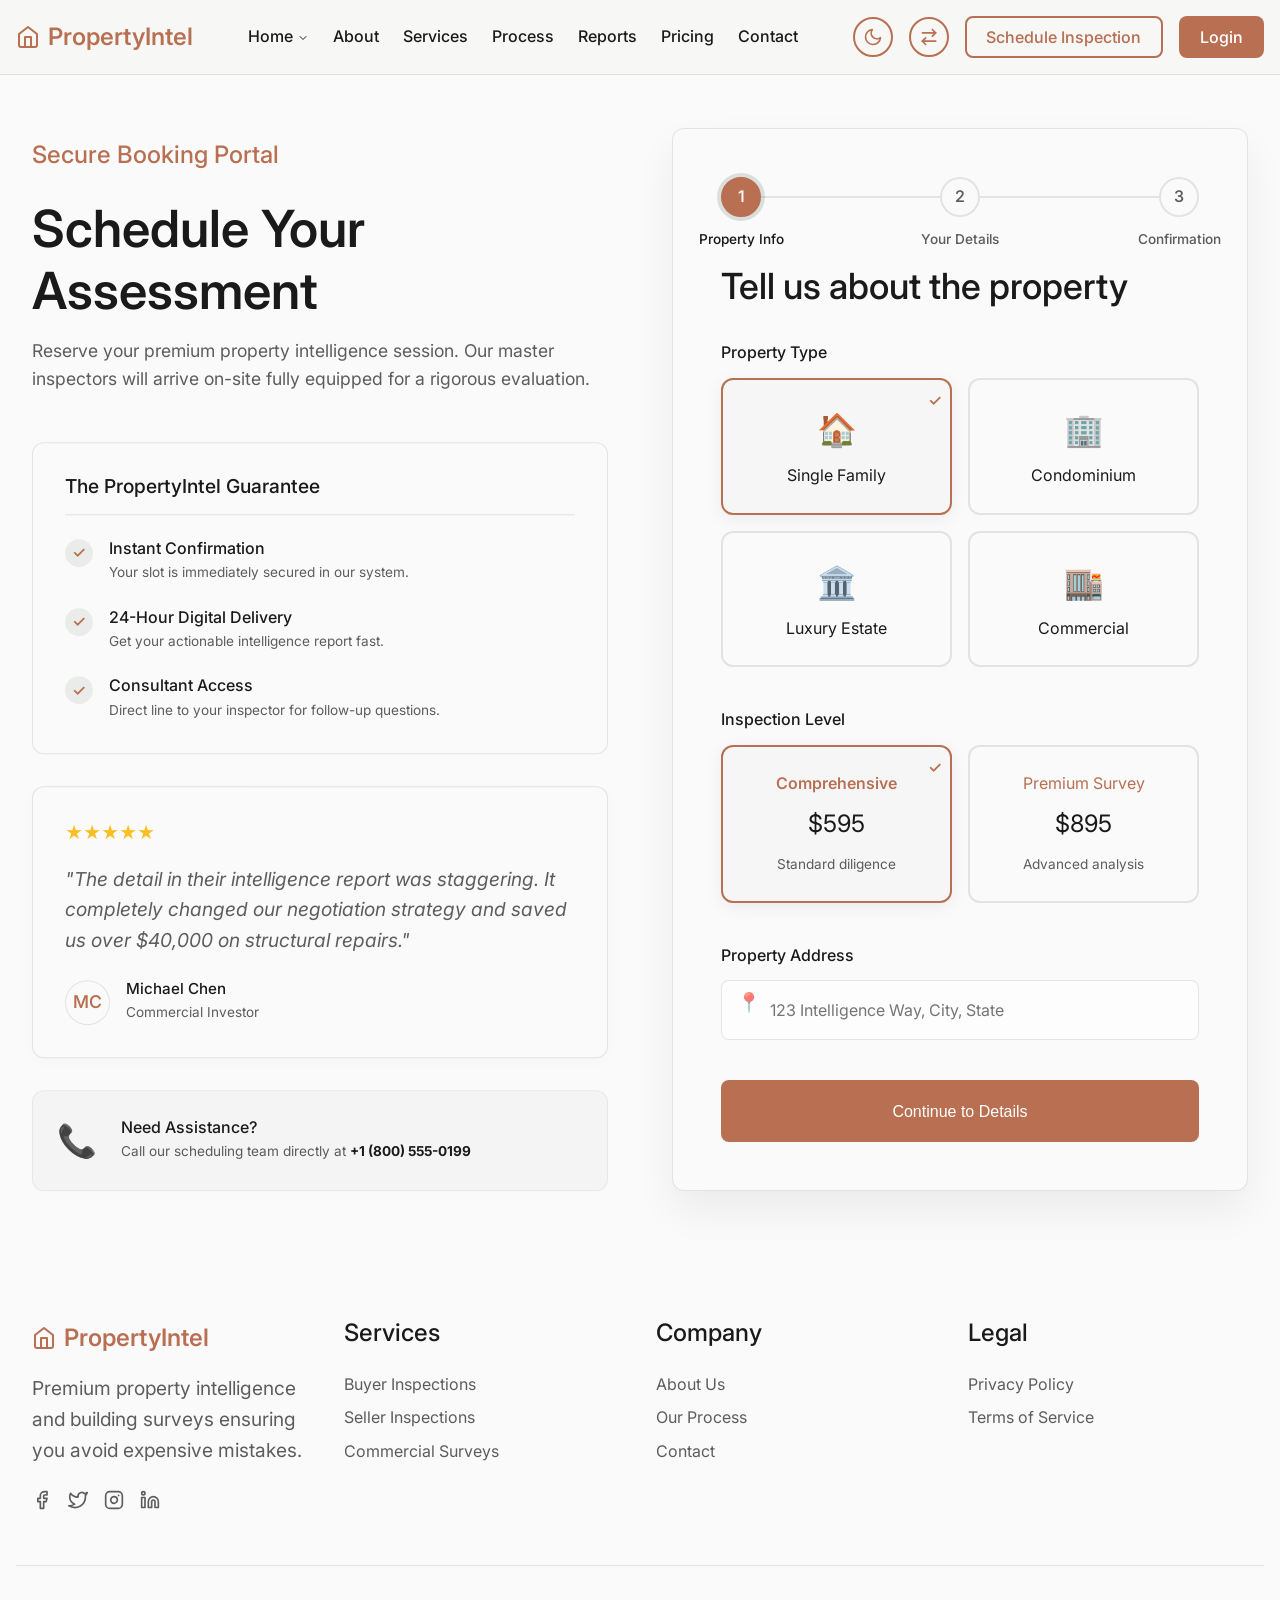
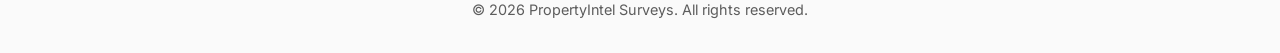
<file: schedule-inspection.html>
<!DOCTYPE html>
<html lang="en">
<head>
    <meta charset="UTF-8">
    <meta name="viewport" content="width=device-width, initial-scale=1.0">
    <title>Schedule Inspection | PropertyIntel</title>
    <meta name="description" content="Book your premium property inspection online.">
    <link rel="stylesheet" href="assets/css/style.css">
    <link rel="stylesheet" href="assets/css/dark-mode.css">
    <link rel="stylesheet" href="assets/css/rtl.css">
    <style>
        .booking-step {
            display: none;
            animation: itemReveal 0.4s ease forwards;
        }
        .booking-step.active {
            display: block;
        }
        .form-group { margin-bottom: 1.5rem; position: relative; }
        .form-label { display: block; margin-bottom: 0.75rem; font-weight: 500; color: var(--slate-charcoal); }
        .form-control { 
            width: 100%; 
            padding: 1.2rem 1rem 1.2rem 3rem; 
            border: 1px solid var(--border); 
            border-radius: 8px; 
            font-family: inherit; 
            font-size: 1rem; 
            background: #fdfdfd; 
            color: var(--text-primary); 
            transition: var(--transition); 
        }
        .form-control:focus { 
            outline: none; 
            border-color: var(--property-sage); 
            background: #fff;
            box-shadow: 0 0 0 4px rgba(95, 116, 100, 0.1); 
        }
        .input-icon {
            position: absolute;
            left: 1rem;
            top: 2.8rem;
            color: var(--text-secondary);
            font-size: 1.2rem;
        }
        
        .radio-grid {
            display: grid;
            grid-template-columns: repeat(2, 1fr);
            gap: 1rem;
        }
        .property-grid {
            display: grid;
            grid-template-columns: repeat(2, 1fr);
            gap: 1rem;
        }
        .radio-card {
            border: 2px solid var(--border);
            border-radius: 12px;
            padding: 1.5rem;
            cursor: pointer;
            transition: var(--transition);
            text-align: center;
            background: var(--card-background);
            position: relative;
            overflow: hidden;
        }
        .radio-card:hover {
            border-color: var(--soft-stone);
            transform: translateY(-2px);
        }
        .radio-card input {
            display: none;
        }
        .radio-card input:checked + div {
            font-weight: 580;
            color: var(--property-sage);
        }
        .radio-card.selected {
            border-color: var(--property-sage);
            background: rgba(95, 116, 100, 0.03);
            box-shadow: 0 4px 15px rgba(95, 116, 100, 0.1);
        }
        .radio-card.selected::before {
            content: '✓';
            position: absolute;
            top: 0.5rem;
            right: 0.5rem;
            color: var(--property-sage);
            font-weight: 550;
        }

        /* Progress Bar */
        .progress-container {
            display: flex;
            justify-content: space-between;
            margin-bottom: 3rem;
            position: relative;
        }
        .progress-container::before {
            content: '';
            position: absolute;
            top: 50%;
            left: 0;
            width: 100%;
            height: 2px;
            background: var(--border);
            z-index: 1;
            transform: translateY(-50%);
        }
        .progress-step {
            width: 40px;
            height: 40px;
            border-radius: 50%;
            background: var(--card-background);
            border: 2px solid var(--border);
            display: flex;
            align-items: center;
            justify-content: center;
            font-weight: 550;
            color: var(--text-secondary);
            z-index: 2;
            transition: var(--transition);
            position: relative;
        }
        .progress-step.active {
            border-color: var(--property-sage);
            background: var(--property-sage);
            color: #fff;
            box-shadow: 0 0 0 4px rgba(95, 116, 100, 0.2);
        }
        .progress-step.completed {
            border-color: var(--property-sage);
            background: var(--property-sage);
            color: #fff;
        }
        .progress-label {
            position: absolute;
            top: 50px;
            font-size: 0.85rem;
            font-weight: 520;
            white-space: nowrap;
            color: var(--text-secondary);
        }
        .progress-step.active .progress-label {
            color: var(--slate-charcoal);
        }
        
        @media (max-width: 768px) {
            .radio-grid, .property-grid { grid-template-columns: 1fr; }
            .hero-section .grid-2 { gap: 2rem; }
            .form-control { padding-left: 1rem; }
            .input-icon { display: none; }
        }
        
        html[dir="rtl"] .input-icon {
            left: auto;
            right: 1rem;
        }
        html[dir="rtl"] .form-control {
            padding-left: 1rem;
            padding-right: 3rem;
        }
        html[dir="rtl"] .radio-card.selected::before {
            right: auto;
            left: 0.5rem;
        }
        @media (max-width: 768px) {
            .hero-section {
                padding-top: 1.5rem !important;
            }
            .sticky-sidebar {
                position: relative !important;
                top: 0 !important;
                margin-bottom: 2rem;
                text-align: center;
            }
            .sticky-sidebar > div {
                justify-content: center;
                text-align: left;
            }
            .booking-card {
                padding: 1.5rem !important;
            }
        }
        .sticky-sidebar {
            position: sticky;
            top: 8rem;
        }
        .booking-card {
            background: var(--card-background);
            border: 1px solid var(--border);
            padding: 3rem;
            border-radius: var(--border-radius);
            box-shadow: 0 20px 40px rgba(0,0,0,0.06);
        }
    </style>
    <link rel="icon" type="image/svg+xml" href="assets/images/favicon.svg">
</head>
<body>

    <!-- Premium Floating Navbar -->
    <nav class="navbar">
        <div class="container">
            <a href="index.html" class="navbar-brand">
                <svg width="24" height="24" viewBox="0 0 24 24" fill="none" stroke="currentColor" stroke-width="2" stroke-linecap="round" stroke-linejoin="round">
                    <path d="M3 9l9-7 9 7v11a2 2 0 0 1-2 2H5a2 2 0 0 1-2-2z"></path>
                    <polyline points="9 22 9 12 15 12 15 22"></polyline>
                </svg>
                PropertyIntel
            </a>
            <ul class="nav-links">
                <li class="dropdown">
                    <a href="#" onclick="event.preventDefault();">
                        Home
                        <svg width="12" height="12" viewBox="0 0 24 24" fill="none" stroke="currentColor" stroke-width="2" stroke-linecap="round" stroke-linejoin="round" style="margin-top:2px;"><polyline points="6 9 12 15 18 9"></polyline></svg>
                    </a>
                    <ul class="dropdown-menu">
                        <li><a href="index.html">Home 1</a></li>
                        <li><a href="home-2.html">Home 2</a></li>
                    </ul>
                </li>
                <li><a href="about.html">About</a></li>
                <li><a href="services.html">Services</a></li>
                <li><a href="inspection-process.html">Process</a></li>
                <li><a href="sample-reports.html">Reports</a></li>
                <li><a href="pricing.html">Pricing</a></li>
                <li><a href="contact.html">Contact</a></li>
                <li class="mobile-only-toggles" style="display: flex; gap: 1.5rem; justify-content: center; margin-top: 1rem; padding-top: 1rem; border-top: 1px solid var(--border);">
                    <button class="btn btn-secondary btn-icon theme-toggle" title="Toggle Dark Mode" style="border: 1px solid var(--border);">
                        <svg width="24" height="24" viewBox="0 0 24 24" fill="none" stroke="currentColor" stroke-width="2" stroke-linecap="round" stroke-linejoin="round" class="icon-moon"><path d="M21 12.79A9 9 0 1 1 11.21 3 7 7 0 0 0 21 12.79z"></path></svg>
                        <svg width="24" height="24" viewBox="0 0 24 24" fill="none" stroke="currentColor" stroke-width="2" stroke-linecap="round" stroke-linejoin="round" class="icon-sun"><circle cx="12" cy="12" r="5"></circle><line x1="12" y1="1" x2="12" y2="3"></line><line x1="12" y1="21" x2="12" y2="23"></line><line x1="4.22" y1="4.22" x2="5.64" y2="5.64"></line><line x1="18.36" y1="18.36" x2="19.78" y2="19.78"></line><line x1="1" y1="12" x2="3" y2="12"></line><line x1="21" y1="12" x2="23" y2="12"></line><line x1="4.22" y1="19.78" x2="5.64" y2="18.36"></line><line x1="18.36" y1="5.64" x2="19.78" y2="4.22"></line></svg>
                    </button>
                    <button class="btn btn-secondary btn-icon rtl-toggle" title="Toggle RTL" style="border: 1px solid var(--border);">
                        <svg width="24" height="24" viewBox="0 0 24 24" fill="none" stroke="currentColor" stroke-width="2" stroke-linecap="round" stroke-linejoin="round" class="icon-rtl"><path d="m16 3 4 4-4 4"/><path d="M20 7H4"/><path d="m8 21-4-4 4-4"/><path d="M4 17h16"/></svg>
                        <svg width="24" height="24" viewBox="0 0 24 24" fill="none" stroke="currentColor" stroke-width="2" stroke-linecap="round" stroke-linejoin="round" class="icon-ltr"><path d="m8 3-4 4 4 4"/><path d="M4 7h16"/><path d="m16 21 4-4-4-4"/><path d="M20 17H4"/></svg>
                    </button>
                </li>
                <li class="mobile-only-cta" style="margin-top: 1rem; margin-bottom: 1rem;">
                    <a href="schedule-inspection.html" class="btn btn-secondary" style="width: 100%; text-align: center; margin-bottom: 0.5rem;">Schedule Inspection</a>
                    <a href="login.html" class="btn btn-primary" style="width: 100%; text-align: center;">Login</a>
                </li>
            </ul>
                        <div class="nav-actions">
                <button id="theme-toggle" class="btn btn-secondary btn-icon" title="Toggle Dark Mode">
                    <svg width="20" height="20" viewBox="0 0 24 24" fill="none" stroke="currentColor" stroke-width="2" stroke-linecap="round" stroke-linejoin="round" class="icon-moon"><path d="M21 12.79A9 9 0 1 1 11.21 3 7 7 0 0 0 21 12.79z"></path></svg>
                    <svg width="20" height="20" viewBox="0 0 24 24" fill="none" stroke="currentColor" stroke-width="2" stroke-linecap="round" stroke-linejoin="round" class="icon-sun"><circle cx="12" cy="12" r="5"></circle><line x1="12" y1="1" x2="12" y2="3"></line><line x1="12" y1="21" x2="12" y2="23"></line><line x1="4.22" y1="4.22" x2="5.64" y2="5.64"></line><line x1="18.36" y1="18.36" x2="19.78" y2="19.78"></line><line x1="1" y1="12" x2="3" y2="12"></line><line x1="21" y1="12" x2="23" y2="12"></line><line x1="4.22" y1="19.78" x2="5.64" y2="18.36"></line><line x1="18.36" y1="5.64" x2="19.78" y2="4.22"></line></svg>
                </button>
                <button id="rtl-toggle" class="btn btn-secondary btn-icon" title="Toggle RTL">
                    <svg width="20" height="20" viewBox="0 0 24 24" fill="none" stroke="currentColor" stroke-width="2" stroke-linecap="round" stroke-linejoin="round" class="icon-rtl"><path d="m16 3 4 4-4 4"/><path d="M20 7H4"/><path d="m8 21-4-4 4-4"/><path d="M4 17h16"/></svg>
                    <svg width="20" height="20" viewBox="0 0 24 24" fill="none" stroke="currentColor" stroke-width="2" stroke-linecap="round" stroke-linejoin="round" class="icon-ltr"><path d="m8 3-4 4 4 4"/><path d="M4 7h16"/><path d="m16 21 4-4-4-4"/><path d="M20 17H4"/></svg>
                </button>
                <a href="schedule-inspection.html" class="btn btn-secondary">Schedule Inspection</a>
                <a href="login.html" class="btn btn-primary">Login</a>
                <button class="menu-toggle">☰</button>
            </div>
        </div>
    </nav>

    <!-- Booking Interface -->
    <section class="hero-section bg-secondary" style="min-height: 100vh; padding-bottom: 4rem; align-items: flex-start;">
        <div class="container grid grid-2" style="align-items: flex-start; gap: 4rem;">
            
            <div class="sticky-sidebar">
                <span class="subheading">Secure Booking Portal</span>
                <h1 style="font-size: clamp(2.5rem, 4vw, 3.5rem);">Schedule Your Assessment</h1>
                <p style="font-size: 1.1rem;">Reserve your premium property intelligence session. Our master inspectors will arrive on-site fully equipped for a rigorous evaluation.</p>
                
                <div style="margin-top: 3rem; background: var(--card-background); border: 1px solid var(--border); border-radius: var(--border-radius); padding: 2rem;">
                    <h3 style="margin-bottom: 1.5rem; font-size: 1.2rem; border-bottom: 1px solid var(--border); padding-bottom: 1rem;">The PropertyIntel Guarantee</h3>
                    
                    <div style="display: flex; gap: 1rem; align-items: flex-start; margin-bottom: 1.5rem;">
                        <div style="width: 28px; height: 28px; border-radius: 50%; background: rgba(95, 116, 100, 0.1); color: var(--property-sage); display: flex; align-items: center; justify-content: center; font-weight: 550; flex-shrink: 0;">✓</div>
                        <div>
                            <h4 style="margin: 0 0 0.25rem 0; font-size: 1rem;">Instant Confirmation</h4>
                            <p class="caption" style="margin: 0;">Your slot is immediately secured in our system.</p>
                        </div>
                    </div>
                    <div style="display: flex; gap: 1rem; align-items: flex-start; margin-bottom: 1.5rem;">
                        <div style="width: 28px; height: 28px; border-radius: 50%; background: rgba(95, 116, 100, 0.1); color: var(--property-sage); display: flex; align-items: center; justify-content: center; font-weight: 550; flex-shrink: 0;">✓</div>
                        <div>
                            <h4 style="margin: 0 0 0.25rem 0; font-size: 1rem;">24-Hour Digital Delivery</h4>
                            <p class="caption" style="margin: 0;">Get your actionable intelligence report fast.</p>
                        </div>
                    </div>
                    <div style="display: flex; gap: 1rem; align-items: flex-start;">
                        <div style="width: 28px; height: 28px; border-radius: 50%; background: rgba(95, 116, 100, 0.1); color: var(--property-sage); display: flex; align-items: center; justify-content: center; font-weight: 550; flex-shrink: 0;">✓</div>
                        <div>
                            <h4 style="margin: 0 0 0.25rem 0; font-size: 1rem;">Consultant Access</h4>
                            <p class="caption" style="margin: 0;">Direct line to your inspector for follow-up questions.</p>
                        </div>
                    </div>
                </div>

                <!-- Testimonial Block -->
                <div style="margin-top: 2rem; background: var(--card-background); border: 1px solid var(--border); border-radius: var(--border-radius); padding: 2rem; box-shadow: 0 4px 15px rgba(0,0,0,0.02);">
                    <div style="display: flex; gap: 0.3rem; color: #fbbf24; margin-bottom: 1rem; font-size: 1.1rem;">
                        ★★★★★
                    </div>
                    <p style="font-style: italic; color: var(--text-secondary); margin-bottom: 1.5rem; line-height: 1.6;">"The detail in their intelligence report was staggering. It completely changed our negotiation strategy and saved us over $40,000 on structural repairs."</p>
                    <div style="display: flex; align-items: center; gap: 1rem;">
                        <div style="width: 45px; height: 45px; border-radius: 50%; background: var(--secondary-background); display: flex; align-items: center; justify-content: center; font-weight: 550; color: var(--property-sage); font-size: 1.1rem; border: 1px solid var(--border);">MC</div>
                        <div>
                            <h5 style="margin: 0; font-size: 0.95rem;">Michael Chen</h5>
                            <span class="caption" style="margin: 0;">Commercial Investor</span>
                        </div>
                    </div>
                </div>

                <!-- Need Help Block -->
                <div style="margin-top: 2rem; display: flex; align-items: center; gap: 1.5rem; padding: 1.5rem; background: rgba(95, 116, 100, 0.04); border-radius: var(--border-radius); border: 1px solid rgba(95, 116, 100, 0.1);">
                    <div style="font-size: 2rem; color: var(--property-sage);">📞</div>
                    <div>
                        <h4 style="margin: 0 0 0.25rem 0; font-size: 1rem;">Need Assistance?</h4>
                        <p class="caption" style="margin: 0;">Call our scheduling team directly at <strong style="color: var(--text-primary);">+1 (800) 555-0199</strong></p>
                    </div>
                </div>
            </div>
            
            <div class="booking-card">
                
                <!-- Progress Indicator -->
                <div class="progress-container">
                    <div class="progress-step active" id="indicator-1">
                        1
                        <span class="progress-label">Property Info</span>
                    </div>
                    <div class="progress-step" id="indicator-2">
                        2
                        <span class="progress-label">Your Details</span>
                    </div>
                    <div class="progress-step" id="indicator-3">
                        3
                        <span class="progress-label">Confirmation</span>
                    </div>
                </div>

                <form id="booking-form" onsubmit="event.preventDefault();">
                    
                    <!-- STEP 1 -->
                    <div id="step-1" class="booking-step active">
                        <h3 style="margin-bottom: 2rem;">Tell us about the property</h3>
                        
                        <div class="form-group">
                            <label class="form-label">Property Type</label>
                            <div class="property-grid">
                                <label class="radio-card selected" onclick="selectCard(this, 'property-type')">
                                    <input type="radio" name="property_type" checked>
                                    <div style="font-size: 2rem; margin-bottom: 0.5rem;">🏠</div>
                                    <div>Single Family</div>
                                </label>
                                <label class="radio-card" onclick="selectCard(this, 'property-type')">
                                    <input type="radio" name="property_type">
                                    <div style="font-size: 2rem; margin-bottom: 0.5rem;">🏢</div>
                                    <div>Condominium</div>
                                </label>
                                <label class="radio-card" onclick="selectCard(this, 'property-type')">
                                    <input type="radio" name="property_type">
                                    <div style="font-size: 2rem; margin-bottom: 0.5rem;">🏛️</div>
                                    <div>Luxury Estate</div>
                                </label>
                                <label class="radio-card" onclick="selectCard(this, 'property-type')">
                                    <input type="radio" name="property_type">
                                    <div style="font-size: 2rem; margin-bottom: 0.5rem;">🏬</div>
                                    <div>Commercial</div>
                                </label>
                            </div>
                        </div>
                        
                        <div class="form-group" style="margin-top: 2.5rem;">
                            <label class="form-label">Inspection Level</label>
                            <div class="radio-grid">
                                <label class="radio-card selected" onclick="selectCard(this, 'package')">
                                    <input type="radio" name="package" checked>
                                    <div>Comprehensive</div>
                                    <div style="font-size: 1.5rem; color: var(--slate-charcoal); margin: 0.5rem 0;">$595</div>
                                    <span class="caption">Standard diligence</span>
                                </label>
                                <label class="radio-card" onclick="selectCard(this, 'package')">
                                    <input type="radio" name="package">
                                    <div style="color: var(--copper-clay);">Premium Survey</div>
                                    <div style="font-size: 1.5rem; color: var(--slate-charcoal); margin: 0.5rem 0;">$895</div>
                                    <span class="caption">Advanced analysis</span>
                                </label>
                            </div>
                        </div>

                        <div class="form-group" style="margin-top: 2.5rem;">
                            <label class="form-label">Property Address</label>
                            <span class="input-icon">📍</span>
                            <input type="text" class="form-control" placeholder="123 Intelligence Way, City, State" required>
                        </div>

                        <button type="button" class="btn btn-primary" style="width: 100%; margin-top: 1rem; padding: 1.2rem;" onclick="nextStep(2)">Continue to Details</button>
                    </div>

                    <!-- STEP 2 -->
                    <div id="step-2" class="booking-step">
                        <div style="display: flex; align-items: center; gap: 1rem; margin-bottom: 2rem;">
                            <button type="button" onclick="nextStep(1)" style="background: none; border: none; font-size: 1.5rem; cursor: pointer; color: var(--text-secondary);">←</button>
                            <h3 style="margin: 0;">Your Information</h3>
                        </div>
                        
                        <div class="form-group">
                            <label class="form-label">Preferred Date</label>
                            <span class="input-icon">📅</span>
                            <input type="date" class="form-control" required>
                        </div>

                        <div class="form-group">
                            <label class="form-label">Full Name</label>
                            <span class="input-icon">👤</span>
                            <input type="text" class="form-control" placeholder="e.g. Jonathan Smith" required>
                        </div>
                        
                        <div class="form-group">
                            <label class="form-label">Email Address</label>
                            <span class="input-icon">✉️</span>
                            <input type="email" class="form-control" placeholder="jonathan@example.com" required>
                        </div>
                        
                        <div class="form-group">
                            <label class="form-label">Phone Number</label>
                            <span class="input-icon">📞</span>
                            <input type="tel" class="form-control" placeholder="(555) 000-0000" required>
                        </div>

                        <div style="background: var(--secondary-background); padding: 1.5rem; border-radius: 8px; margin: 2rem 0;">
                            <div style="display: flex; justify-content: space-between; margin-bottom: 0.5rem;">
                                <span>Inspection Fee (Estimated)</span>
                                <span style="font-weight: 580;">$595.00</span>
                            </div>
                            <p class="caption" style="margin: 0;">Payment is collected on-site after the physical inspection.</p>
                        </div>

                        <button type="submit" class="btn btn-primary" style="width: 100%; padding: 1.2rem; font-size: 1.1rem;" onclick="if(document.getElementById('booking-form').checkValidity()) nextStep(3)">Confirm & Schedule Assessment</button>
                    </div>

                    <!-- STEP 3 -->
                    <div id="step-3" class="booking-step text-center" style="padding: 3rem 0;">
                        <div style="width: 80px; height: 80px; border-radius: 50%; background: rgba(95, 116, 100, 0.1); color: var(--property-sage); display: flex; align-items: center; justify-content: center; font-size: 3rem; margin: 0 auto 2rem auto;">✓</div>
                        <h2 style="margin-bottom: 1rem;">Assessment Confirmed</h2>
                        <p style="color: var(--text-secondary); margin-bottom: 2rem;">Your inspection request has been logged in our intelligence system. A master inspector has been assigned to your case, and we will email you the calendar invite shortly.</p>
                        <button type="button" onclick="location.reload();" class="btn btn-secondary">Return to Dashboard</button>
                    </div>

                </form>
            </div>
            
        </div>
    </section>

    <script>
        // Custom JS for the wizard
        function selectCard(element, groupClass) {
            // Find all cards in this specific group (property-type or package)
            // To do this reliably, we find siblings
            const siblings = element.parentElement.querySelectorAll('.radio-card');
            siblings.forEach(c => c.classList.remove('selected'));
            element.classList.add('selected');
        }

        function nextStep(step) {
            // Hide all steps
            document.querySelectorAll('.booking-step').forEach(el => {
                el.classList.remove('active');
            });
            // Show target step
            document.getElementById('step-' + step).classList.add('active');

            // Update indicators
            document.querySelectorAll('.progress-step').forEach((el, index) => {
                if (index + 1 < step) {
                    el.classList.add('completed');
                    el.classList.remove('active');
                } else if (index + 1 === step) {
                    el.classList.add('active');
                    el.classList.remove('completed');
                } else {
                    el.classList.remove('active');
                    el.classList.remove('completed');
                }
            });
            
            // Scroll to top of form smoothly
            window.scrollTo({
                top: document.getElementById('booking-form').parentElement.offsetTop - 150,
                behavior: 'smooth'
            });
        }
    </script>

    <!-- Footer -->
        <footer class="site-footer">
        <div class="container grid grid-4">
            <div>
                <a href="index.html" class="navbar-brand" style="margin-bottom: 1rem; padding: 0;">
                    <svg width="24" height="24" viewBox="0 0 24 24" fill="none" stroke="currentColor" stroke-width="2" stroke-linecap="round" stroke-linejoin="round">
                        <path d="M3 9l9-7 9 7v11a2 2 0 0 1-2 2H5a2 2 0 0 1-2-2z"></path>
                        <polyline points="9 22 9 12 15 12 15 22"></polyline>
                    </svg>
                    PropertyIntel
                </a>
                <p>Premium property intelligence and building surveys ensuring you avoid expensive mistakes.</p>
                <div class="footer-socials" style="margin-top: 1.5rem; display: flex; gap: 1rem;">
                    <a href="#" class="footer-social-icon facebook"><svg width="20" height="20" viewBox="0 0 24 24" fill="none" stroke="currentColor" stroke-width="2" stroke-linecap="round" stroke-linejoin="round"><path d="M18 2h-3a5 5 0 0 0-5 5v3H7v4h3v8h4v-8h3l1-4h-4V7a1 1 0 0 1 1-1h3z"></path></svg></a>
                    <a href="#" class="footer-social-icon twitter"><svg width="20" height="20" viewBox="0 0 24 24" fill="none" stroke="currentColor" stroke-width="2" stroke-linecap="round" stroke-linejoin="round"><path d="M23 3a10.9 10.9 0 0 1-3.14 1.53 4.48 4.48 0 0 0-7.86 3v1A10.66 10.66 0 0 1 3 4s-4 9 5 13a11.64 11.64 0 0 1-7 2c9 5 20 0 20-11.5a4.5 4.5 0 0 0-.08-.83A7.72 7.72 0 0 0 23 3z"></path></svg></a>
                    <a href="#" class="footer-social-icon instagram"><svg width="20" height="20" viewBox="0 0 24 24" fill="none" stroke="currentColor" stroke-width="2" stroke-linecap="round" stroke-linejoin="round"><rect x="2" y="2" width="20" height="20" rx="5" ry="5"></rect><path d="M16 11.37A4 4 0 1 1 12.63 8 4 4 0 0 1 16 11.37z"></path><line x1="17.5" y1="6.5" x2="17.51" y2="6.5"></line></svg></a>
                    <a href="#" class="footer-social-icon linkedin"><svg width="20" height="20" viewBox="0 0 24 24" fill="none" stroke="currentColor" stroke-width="2" stroke-linecap="round" stroke-linejoin="round"><path d="M16 8a6 6 0 0 1 6 6v7h-4v-7a2 2 0 0 0-2-2 2 2 0 0 0-2 2v7h-4v-7a6 6 0 0 1 6-6z"></path><rect x="2" y="9" width="4" height="12"></rect><circle cx="4" cy="4" r="2"></circle></svg></a>
                </div>
            </div>
            <div>
                <h5>Services</h5>
                <ul style="list-style: none; padding: 0;">
                    <li style="margin-bottom: 0.5rem;"><a href="services.html" class="footer-link">Buyer Inspections</a></li>
                    <li style="margin-bottom: 0.5rem;"><a href="services.html" class="footer-link">Seller Inspections</a></li>
                    <li style="margin-bottom: 0.5rem;"><a href="services.html" class="footer-link">Commercial Surveys</a></li>
                </ul>
            </div>
            <div>
                <h5>Company</h5>
                <ul style="list-style: none; padding: 0;">
                    <li style="margin-bottom: 0.5rem;"><a href="about.html" class="footer-link">About Us</a></li>
                    <li style="margin-bottom: 0.5rem;"><a href="inspection-process.html" class="footer-link">Our Process</a></li>
                    <li style="margin-bottom: 0.5rem;"><a href="contact.html" class="footer-link">Contact</a></li>
                </ul>
            </div>
            <div>
                <h5>Legal</h5>
                <ul style="list-style: none; padding: 0;">
                    <li style="margin-bottom: 0.5rem;"><a href="#" class="footer-link">Privacy Policy</a></li>
                    <li style="margin-bottom: 0.5rem;"><a href="#" class="footer-link">Terms of Service</a></li>
                </ul>
            </div>
        </div>
        <div class="container" style="margin-top: 3rem; padding-top: 2rem; border-top: 1px solid var(--border); text-align: center; color: var(--text-secondary); font-size: 0.9rem;">
            &copy; 2026 PropertyIntel Surveys. All rights reserved.
        </div>
    </footer>


    <script src="assets/js/main.js"></script>
</body>
</html>
</file>
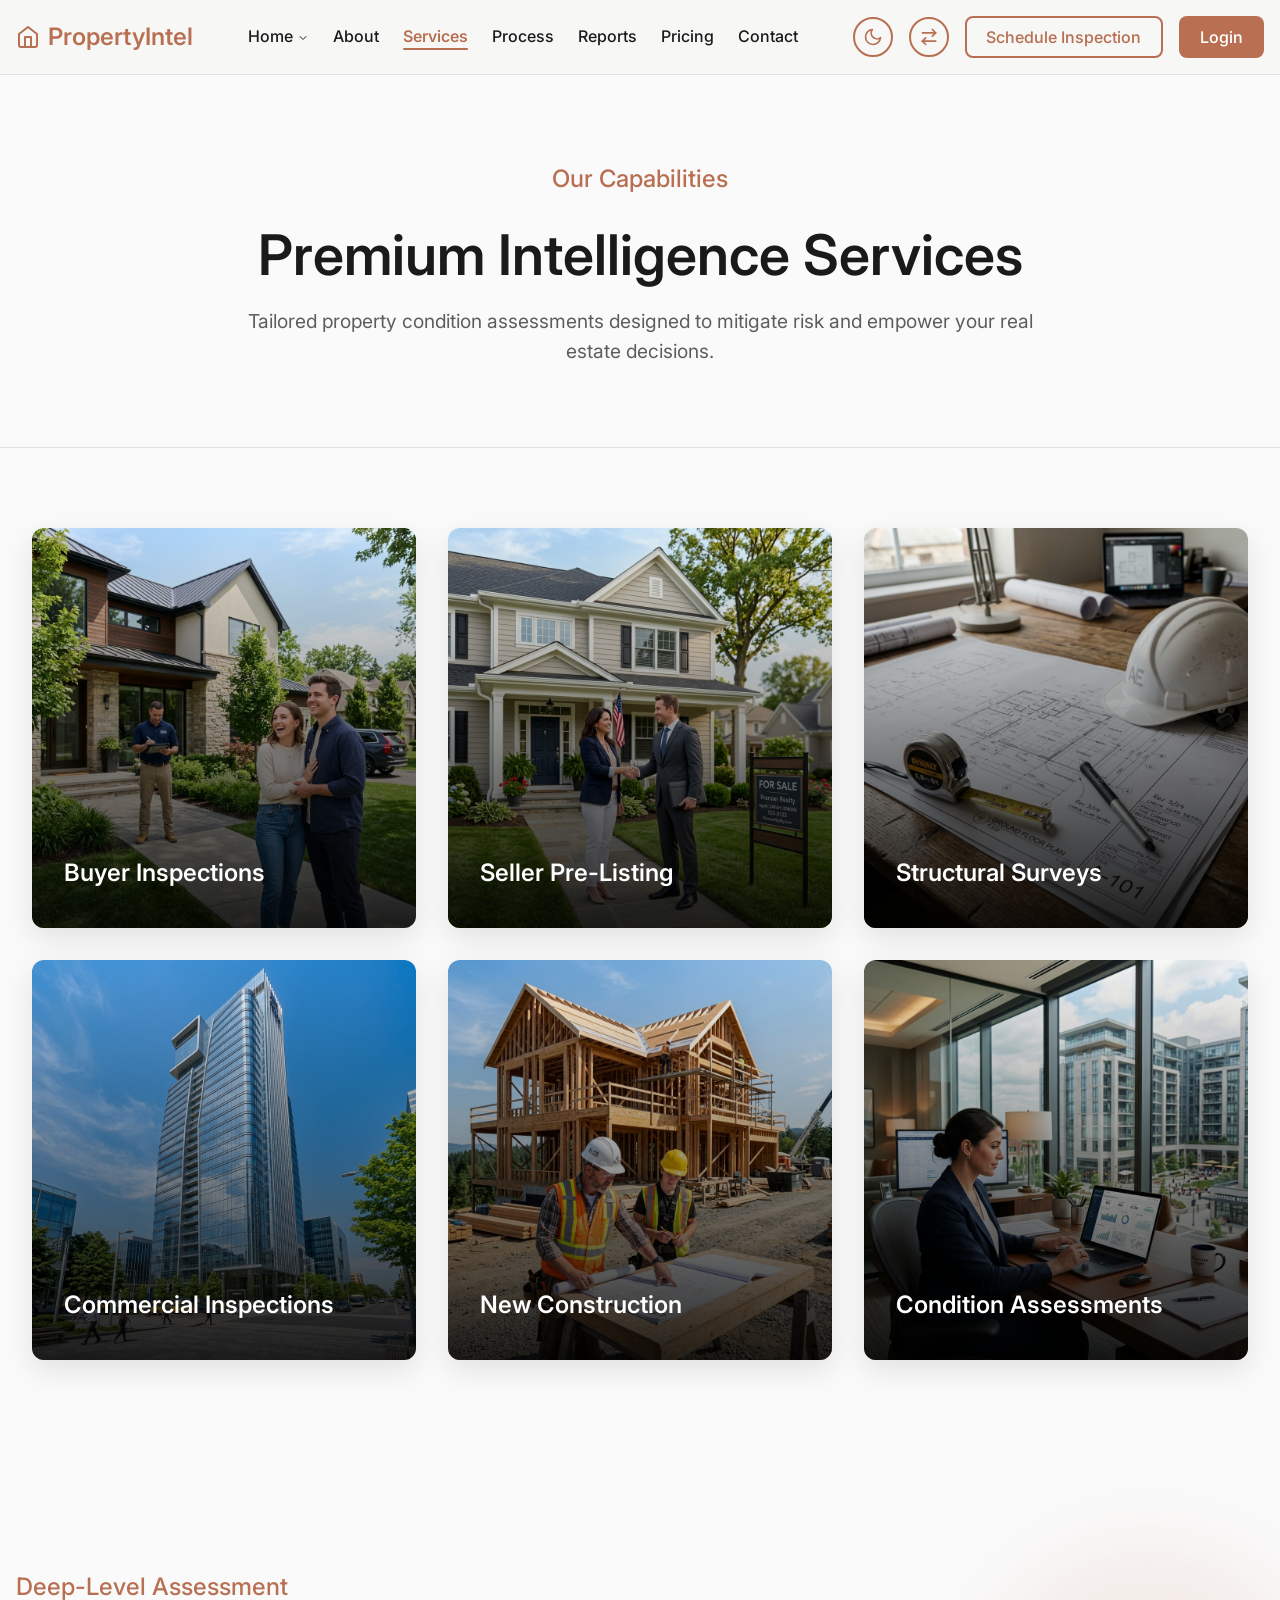
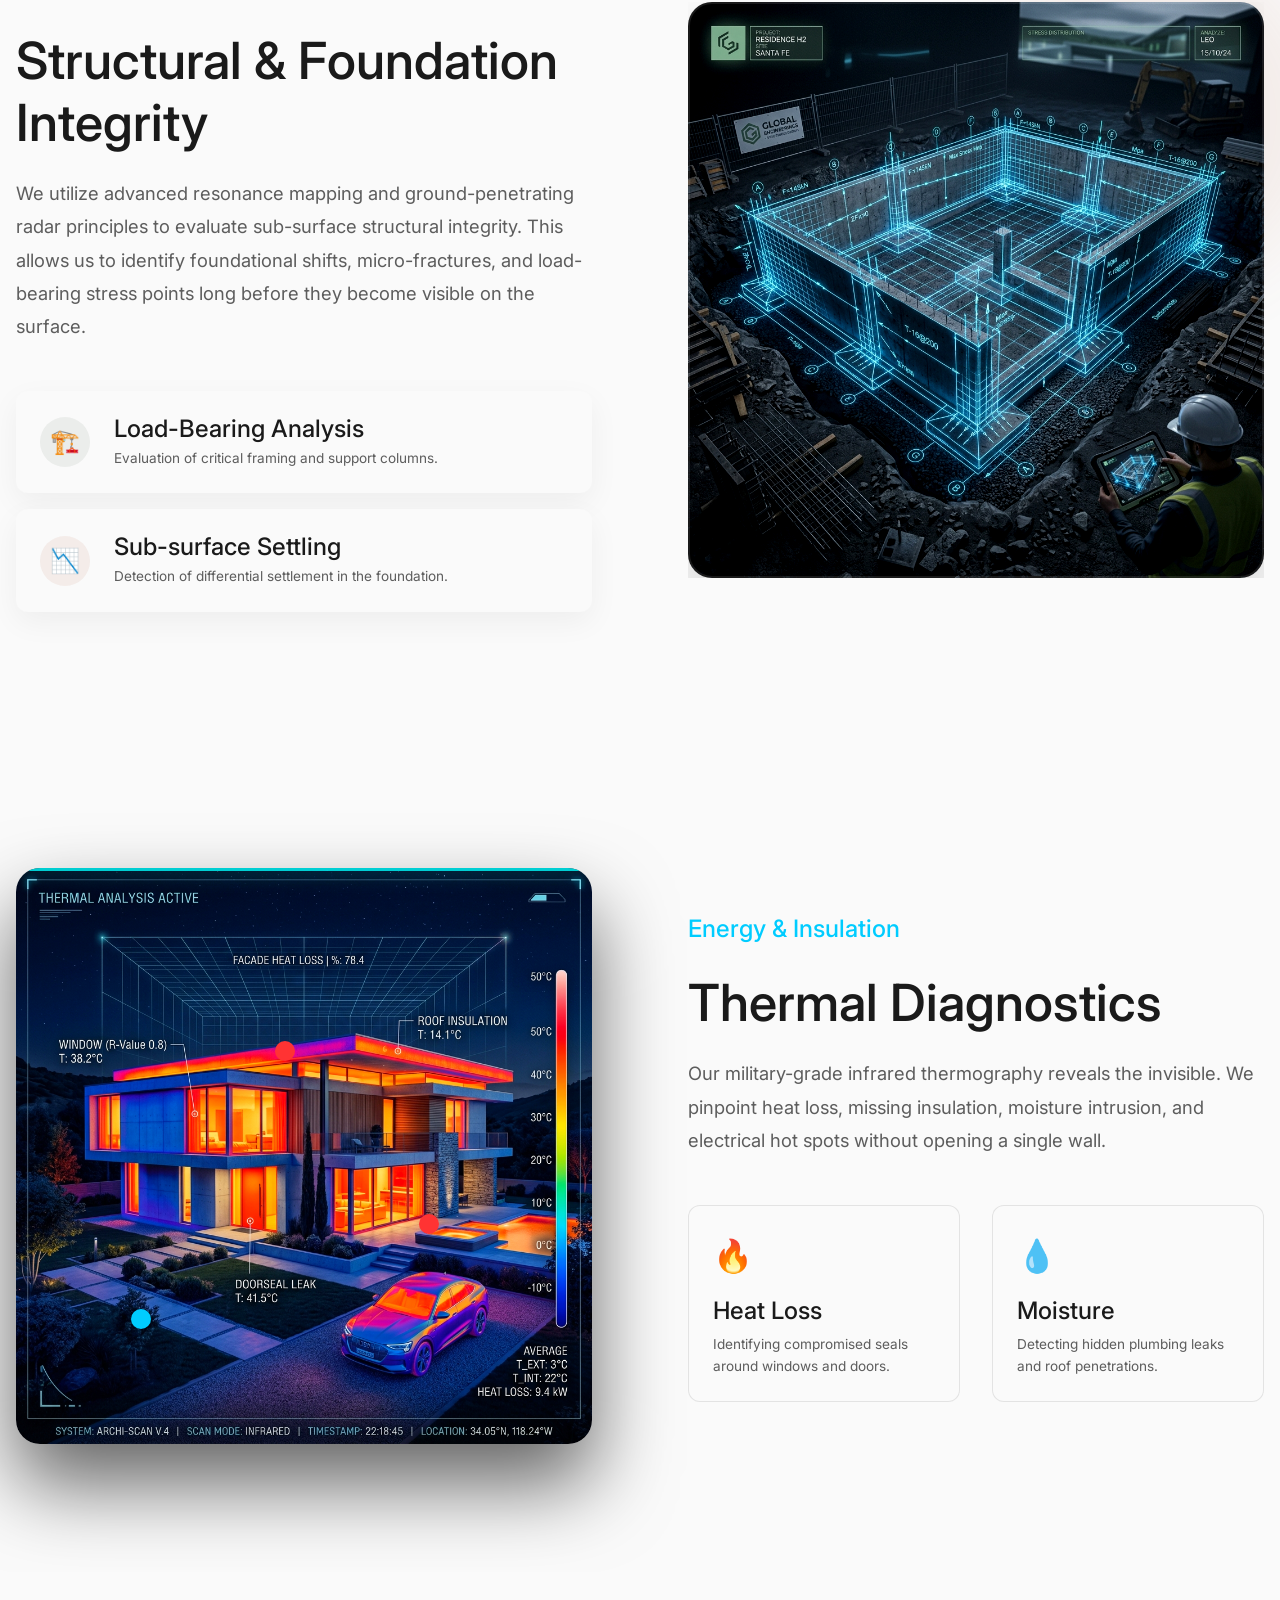
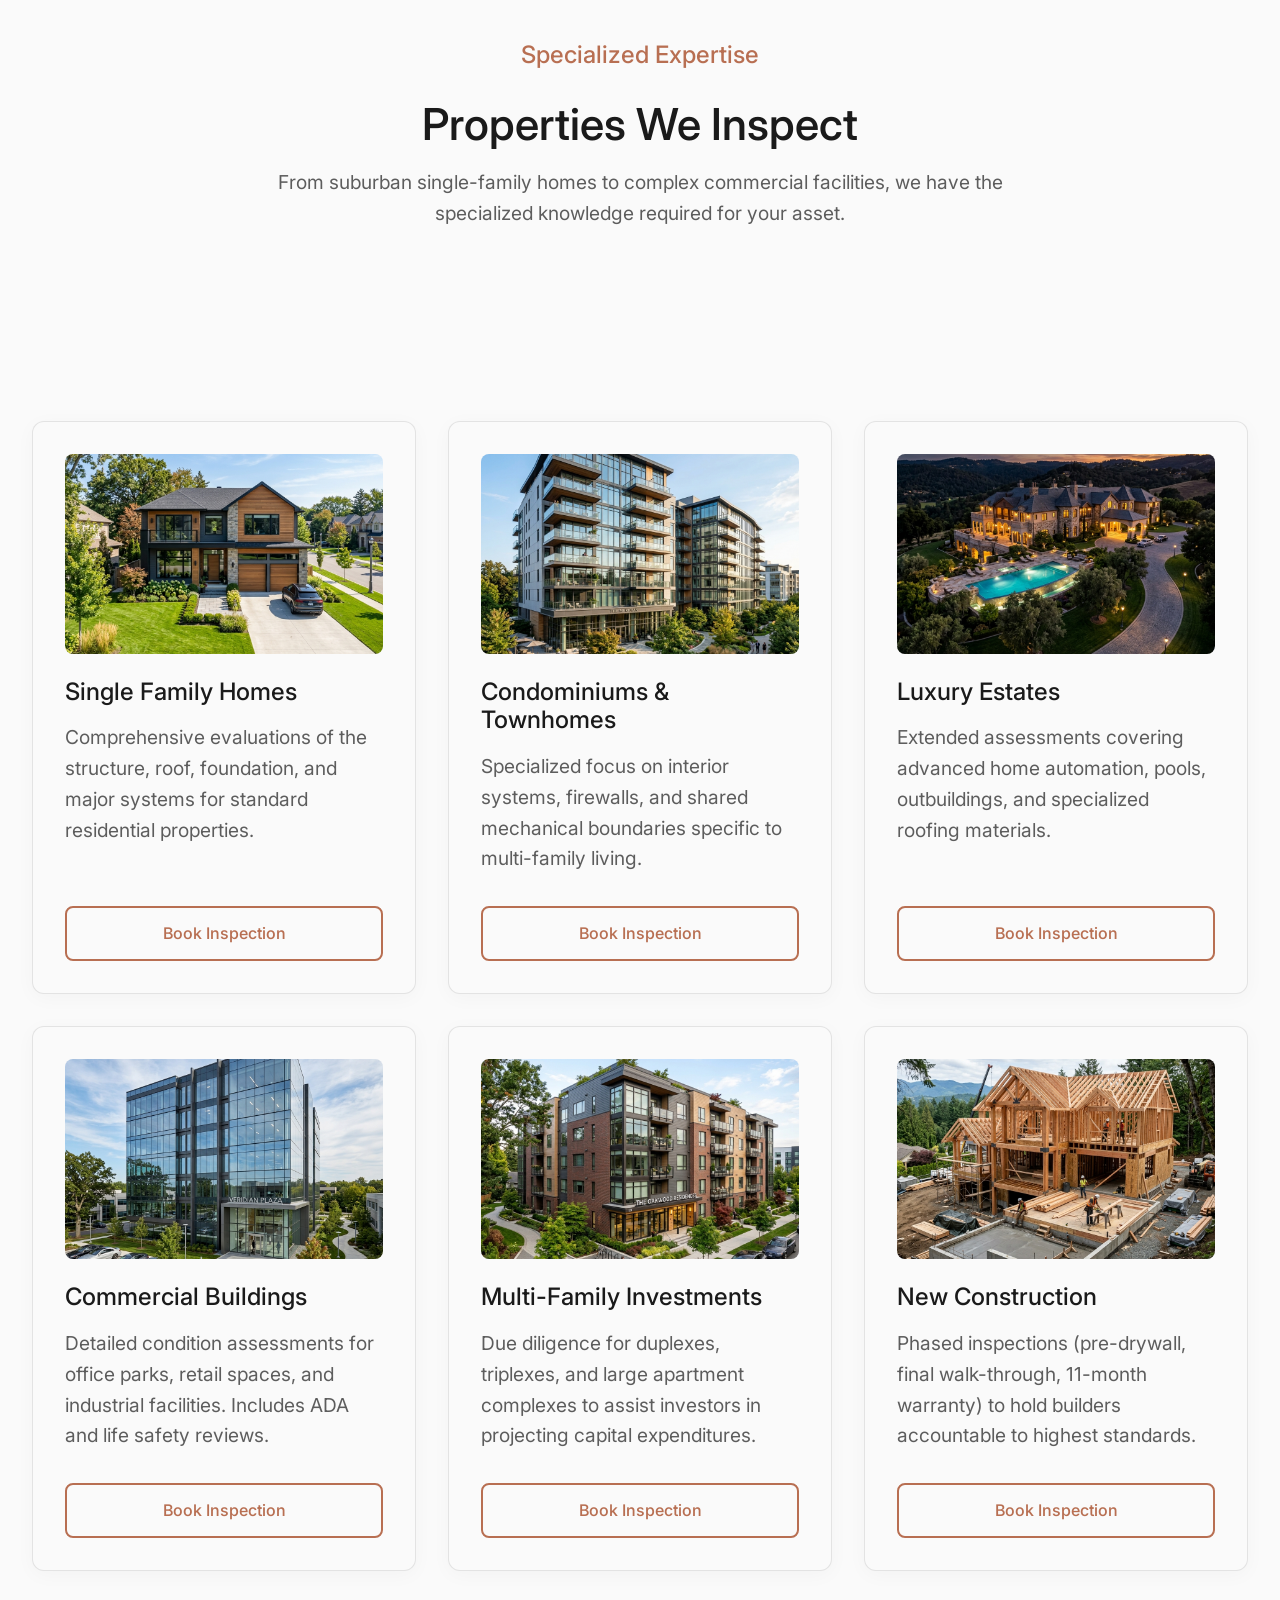
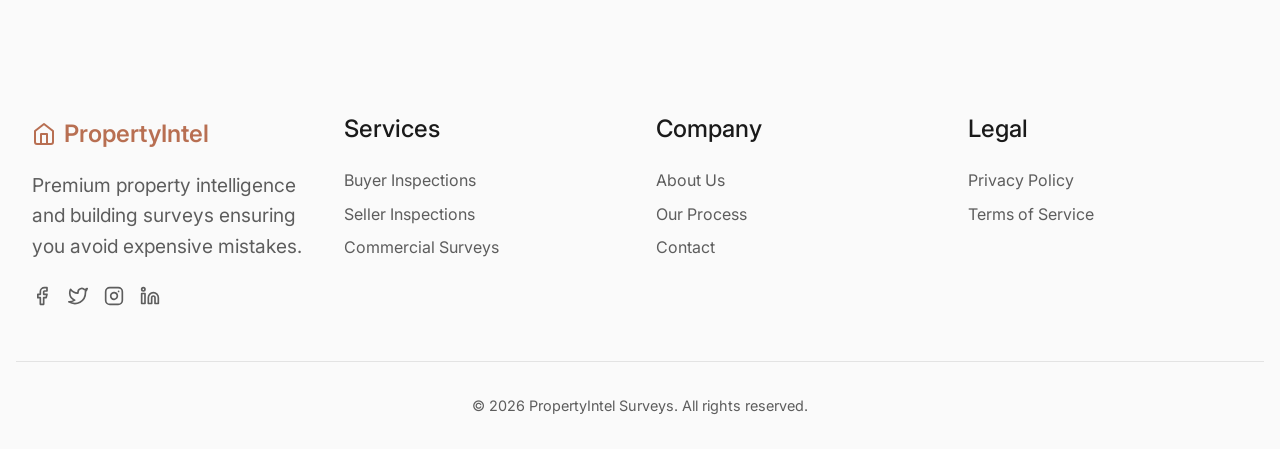
<file: services.html>
<!DOCTYPE html>
<html lang="en">
<head>
    <meta charset="UTF-8">
    <meta name="viewport" content="width=device-width, initial-scale=1.0">
    <title>Services | PropertyIntel Service</title>
    <meta name="description" content="Explore our premium property inspection and surveying services.">
    <link rel="stylesheet" href="assets/css/style.css">
    <link rel="stylesheet" href="assets/css/dark-mode.css">
    <link rel="stylesheet" href="assets/css/rtl.css">
    <style>
        @keyframes pulseRed {
            0% { transform: scale(0.95); box-shadow: 0 0 0 0 rgba(255, 51, 51, 0.7); }
            70% { transform: scale(1); box-shadow: 0 0 0 15px rgba(255, 51, 51, 0); }
            100% { transform: scale(0.95); box-shadow: 0 0 0 0 rgba(255, 51, 51, 0); }
        }
        @keyframes pulseBlue {
            0% { transform: scale(0.95); box-shadow: 0 0 0 0 rgba(0, 204, 255, 0.7); }
            70% { transform: scale(1); box-shadow: 0 0 0 15px rgba(0, 204, 255, 0); }
            100% { transform: scale(0.95); box-shadow: 0 0 0 0 rgba(0, 204, 255, 0); }
        }
        .hotspot-red { animation: pulseRed 2s infinite; background: #ff3333; border-radius: 50%; width: 20px; height: 20px; position: absolute; }
        .hotspot-blue { animation: pulseBlue 2.5s infinite; background: #00ccff; border-radius: 50%; width: 20px; height: 20px; position: absolute; }
    </style>
    <link rel="icon" type="image/svg+xml" href="assets/images/favicon.svg">
</head>
<body>

    <!-- Premium Floating Navbar -->
    <nav class="navbar">
        <div class="container">
            <a href="index.html" class="navbar-brand">
                <svg width="24" height="24" viewBox="0 0 24 24" fill="none" stroke="currentColor" stroke-width="2" stroke-linecap="round" stroke-linejoin="round">
                    <path d="M3 9l9-7 9 7v11a2 2 0 0 1-2 2H5a2 2 0 0 1-2-2z"></path>
                    <polyline points="9 22 9 12 15 12 15 22"></polyline>
                </svg>
                PropertyIntel
            </a>
            <ul class="nav-links">
                <li class="dropdown">
                    <a href="#" onclick="event.preventDefault();">
                        Home
                        <svg width="12" height="12" viewBox="0 0 24 24" fill="none" stroke="currentColor" stroke-width="2" stroke-linecap="round" stroke-linejoin="round" style="margin-top:2px;"><polyline points="6 9 12 15 18 9"></polyline></svg>
                    </a>
                    <ul class="dropdown-menu">
                        <li><a href="index.html">Home 1</a></li>
                        <li><a href="home-2.html">Home 2</a></li>
                    </ul>
                </li>
                <li><a href="about.html">About</a></li>
                <li><a href="services.html" style="color: var(--property-sage);">Services</a></li>
                <li><a href="inspection-process.html">Process</a></li>
                <li><a href="sample-reports.html">Reports</a></li>
                <li><a href="pricing.html">Pricing</a></li>
                <li><a href="contact.html">Contact</a></li>
                <li class="mobile-only-toggles" style="display: flex; gap: 1.5rem; justify-content: center; margin-top: 1rem; padding-top: 1rem; border-top: 1px solid var(--border);">
                    <button class="btn btn-secondary btn-icon theme-toggle" title="Toggle Dark Mode" style="border: 1px solid var(--border);">
                        <svg width="24" height="24" viewBox="0 0 24 24" fill="none" stroke="currentColor" stroke-width="2" stroke-linecap="round" stroke-linejoin="round" class="icon-moon"><path d="M21 12.79A9 9 0 1 1 11.21 3 7 7 0 0 0 21 12.79z"></path></svg>
                        <svg width="24" height="24" viewBox="0 0 24 24" fill="none" stroke="currentColor" stroke-width="2" stroke-linecap="round" stroke-linejoin="round" class="icon-sun"><circle cx="12" cy="12" r="5"></circle><line x1="12" y1="1" x2="12" y2="3"></line><line x1="12" y1="21" x2="12" y2="23"></line><line x1="4.22" y1="4.22" x2="5.64" y2="5.64"></line><line x1="18.36" y1="18.36" x2="19.78" y2="19.78"></line><line x1="1" y1="12" x2="3" y2="12"></line><line x1="21" y1="12" x2="23" y2="12"></line><line x1="4.22" y1="19.78" x2="5.64" y2="18.36"></line><line x1="18.36" y1="5.64" x2="19.78" y2="4.22"></line></svg>
                    </button>
                    <button class="btn btn-secondary btn-icon rtl-toggle" title="Toggle RTL" style="border: 1px solid var(--border);">
                        <svg width="24" height="24" viewBox="0 0 24 24" fill="none" stroke="currentColor" stroke-width="2" stroke-linecap="round" stroke-linejoin="round" class="icon-rtl"><path d="m16 3 4 4-4 4"/><path d="M20 7H4"/><path d="m8 21-4-4 4-4"/><path d="M4 17h16"/></svg>
                        <svg width="24" height="24" viewBox="0 0 24 24" fill="none" stroke="currentColor" stroke-width="2" stroke-linecap="round" stroke-linejoin="round" class="icon-ltr"><path d="m8 3-4 4 4 4"/><path d="M4 7h16"/><path d="m16 21 4-4-4-4"/><path d="M20 17H4"/></svg>
                    </button>
                </li>
                <li class="mobile-only-cta" style="margin-top: 1rem; margin-bottom: 1rem;">
                    <a href="schedule-inspection.html" class="btn btn-secondary" style="width: 100%; text-align: center; margin-bottom: 0.5rem;">Schedule Inspection</a>
                    <a href="login.html" class="btn btn-primary" style="width: 100%; text-align: center;">Login</a>
                </li>
            </ul>
                        <div class="nav-actions">
                <button id="theme-toggle" class="btn btn-secondary btn-icon" title="Toggle Dark Mode">
                    <svg width="20" height="20" viewBox="0 0 24 24" fill="none" stroke="currentColor" stroke-width="2" stroke-linecap="round" stroke-linejoin="round" class="icon-moon"><path d="M21 12.79A9 9 0 1 1 11.21 3 7 7 0 0 0 21 12.79z"></path></svg>
                    <svg width="20" height="20" viewBox="0 0 24 24" fill="none" stroke="currentColor" stroke-width="2" stroke-linecap="round" stroke-linejoin="round" class="icon-sun"><circle cx="12" cy="12" r="5"></circle><line x1="12" y1="1" x2="12" y2="3"></line><line x1="12" y1="21" x2="12" y2="23"></line><line x1="4.22" y1="4.22" x2="5.64" y2="5.64"></line><line x1="18.36" y1="18.36" x2="19.78" y2="19.78"></line><line x1="1" y1="12" x2="3" y2="12"></line><line x1="21" y1="12" x2="23" y2="12"></line><line x1="4.22" y1="19.78" x2="5.64" y2="18.36"></line><line x1="18.36" y1="5.64" x2="19.78" y2="4.22"></line></svg>
                </button>
                <button id="rtl-toggle" class="btn btn-secondary btn-icon" title="Toggle RTL">
                    <svg width="20" height="20" viewBox="0 0 24 24" fill="none" stroke="currentColor" stroke-width="2" stroke-linecap="round" stroke-linejoin="round" class="icon-rtl"><path d="m16 3 4 4-4 4"/><path d="M20 7H4"/><path d="m8 21-4-4 4-4"/><path d="M4 17h16"/></svg>
                    <svg width="20" height="20" viewBox="0 0 24 24" fill="none" stroke="currentColor" stroke-width="2" stroke-linecap="round" stroke-linejoin="round" class="icon-ltr"><path d="m8 3-4 4 4 4"/><path d="M4 7h16"/><path d="m16 21 4-4-4-4"/><path d="M20 17H4"/></svg>
                </button>
                <a href="schedule-inspection.html" class="btn btn-secondary">Schedule Inspection</a>
                <a href="login.html" class="btn btn-primary">Login</a>
                <button class="menu-toggle">☰</button>
            </div>
        </div>
    </nav>

    <!-- Page Header -->
    <section class="hero-section bg-secondary" style="min-height: 40vh; padding-top: 10rem; border-bottom: 1px solid var(--border);">
        <div class="container text-center">
            <span class="subheading">Our Capabilities</span>
            <h1>Premium Intelligence Services</h1>
            <p style="max-width: 800px; margin: 0 auto;">Tailored property condition assessments designed to mitigate risk and empower your real estate decisions.</p>
        </div>
    </section>

    <!-- Services Grid -->
    <section>
        <div class="container">
            <div class="grid grid-3 service-cards-grid">
                <div class="premium-card">
                    <img src="assets/images/buyer_inspections_service.png" alt="Buyer Inspections" class="premium-card-bg">
                    <div class="premium-card-overlay"></div>
                    <div class="premium-card-content">
                        <h4 class="premium-card-title">Buyer Inspections</h4>
                        <div class="premium-card-reveal">
                            <p class="premium-card-text">Complete visual and structural assessment of the property before closing, ensuring you understand exactly what you are purchasing.</p>
                            <a href="service-details.html" class="btn premium-btn-outline">View Details</a>
                        </div>
                    </div>
                </div>
                
                <div class="premium-card">
                    <img src="assets/images/seller_pre_listing_service.png" alt="Seller Pre-Listing" class="premium-card-bg">
                    <div class="premium-card-overlay"></div>
                    <div class="premium-card-content">
                        <h4 class="premium-card-title">Seller Pre-Listing</h4>
                        <div class="premium-card-reveal">
                            <p class="premium-card-text">Identify and rectify potential deal-breakers before putting your home on the market to ensure a smooth, top-dollar transaction.</p>
                            <a href="service-details.html" class="btn premium-btn-outline">View Details</a>
                        </div>
                    </div>
                </div>

                <div class="premium-card">
                    <img src="assets/images/structural_surveys_service.png" alt="Structural Surveys" class="premium-card-bg">
                    <div class="premium-card-overlay"></div>
                    <div class="premium-card-content">
                        <h4 class="premium-card-title">Structural Surveys</h4>
                        <div class="premium-card-reveal">
                            <p class="premium-card-text">In-depth engineering analysis of the foundation, framing, and load-bearing capacities for older or complex properties.</p>
                            <a href="service-details.html" class="btn premium-btn-outline">View Details</a>
                        </div>
                    </div>
                </div>

                <div class="premium-card">
                    <img src="assets/images/commercial_inspections_service.png" alt="Commercial Inspections" class="premium-card-bg">
                    <div class="premium-card-overlay"></div>
                    <div class="premium-card-content">
                        <h4 class="premium-card-title">Commercial Inspections</h4>
                        <div class="premium-card-reveal">
                            <p class="premium-card-text">Detailed due diligence reporting for investors and business owners, covering multi-family, retail, and industrial properties.</p>
                            <a href="service-details.html" class="btn premium-btn-outline">View Details</a>
                        </div>
                    </div>
                </div>

                <div class="premium-card">
                    <img src="assets/images/new_construction_service.png" alt="New Construction" class="premium-card-bg">
                    <div class="premium-card-overlay"></div>
                    <div class="premium-card-content">
                        <h4 class="premium-card-title">New Construction</h4>
                        <div class="premium-card-reveal">
                            <p class="premium-card-text">Phase-by-phase inspections during the building process to ensure the builder is adhering to strict quality and safety codes.</p>
                            <a href="service-details.html" class="btn premium-btn-outline">View Details</a>
                        </div>
                    </div>
                </div>

                <div class="premium-card">
                    <img src="assets/images/condition_assessments_service.png" alt="Condition Assessments" class="premium-card-bg">
                    <div class="premium-card-overlay"></div>
                    <div class="premium-card-content">
                        <h4 class="premium-card-title">Condition Assessments</h4>
                        <div class="premium-card-reveal">
                            <p class="premium-card-text">Ongoing property health checks and capital reserve planning for HOAs, property managers, and long-term investors.</p>
                            <a href="service-details.html" class="btn premium-btn-outline">View Details</a>
                        </div>
                    </div>
                </div>
            </div>
        </div>
    </section>

    <!-- Specialty Section 1: Structural Integrity -->
    <section style="padding: 8rem 0; overflow: hidden; position: relative;">
        <!-- Animated Background Mesh -->
        <div style="position: absolute; top: 0; left: 0; width: 100%; height: 100%; opacity: 0.03; background-image: radial-gradient(var(--slate-charcoal) 1px, transparent 1px); background-size: 30px 30px; z-index: -1;"></div>
        
        <div class="container grid grid-2" style="align-items: center; gap: 6rem;">
            <div style="position: relative; z-index: 2;">
                <span class="subheading" style="color: var(--copper-clay);">Deep-Level Assessment</span>
                <h2 style="font-size: clamp(2.5rem, 4vw, 3.5rem); margin-bottom: 1.5rem;">Structural &amp; Foundation Integrity</h2>
                <p style="font-size: 1.15rem; line-height: 1.8; margin-bottom: 2rem;">
                    We utilize advanced resonance mapping and ground-penetrating radar principles to evaluate sub-surface structural integrity. This allows us to identify foundational shifts, micro-fractures, and load-bearing stress points long before they become visible on the surface.
                </p>
                <div class="card-list" style="flex-direction: column; gap: 1rem; margin-top: 3rem;">
                    <div style="display: flex; align-items: center; gap: 1.5rem; padding: 1.5rem; border-radius: var(--border-radius); background: var(--card-background); box-shadow: 0 10px 30px rgba(0,0,0,0.05); transition: transform 0.4s ease;" onmouseover="this.style.transform='translateX(10px)'" onmouseout="this.style.transform='translateX(0)'">
                        <div style="width: 50px; height: 50px; background: rgba(95, 116, 100, 0.1); color: var(--property-sage); border-radius: 50%; display: flex; align-items: center; justify-content: center; font-size: 1.5rem; flex-shrink: 0;">🏗️</div>
                        <div>
                            <h5 style="margin-bottom: 0.25rem;">Load-Bearing Analysis</h5>
                            <p class="caption" style="margin: 0;">Evaluation of critical framing and support columns.</p>
                        </div>
                    </div>
                    <div style="display: flex; align-items: center; gap: 1.5rem; padding: 1.5rem; border-radius: var(--border-radius); background: var(--card-background); box-shadow: 0 10px 30px rgba(0,0,0,0.05); transition: transform 0.4s ease;" onmouseover="this.style.transform='translateX(10px)'" onmouseout="this.style.transform='translateX(0)'">
                        <div style="width: 50px; height: 50px; background: rgba(184, 111, 82, 0.1); color: var(--copper-clay); border-radius: 50%; display: flex; align-items: center; justify-content: center; font-size: 1.5rem; flex-shrink: 0;">📉</div>
                        <div>
                            <h5 style="margin-bottom: 0.25rem;">Sub-surface Settling</h5>
                            <p class="caption" style="margin: 0;">Detection of differential settlement in the foundation.</p>
                        </div>
                    </div>
                </div>
            </div>
            <div style="position: relative;">
                <div style="position: absolute; top: -10%; right: -10%; width: 60%; height: 60%; background: var(--property-sage); border-radius: 50%; opacity: 0.1; filter: blur(40px); animation: floatCard 6s ease-in-out infinite alternate;"></div>
                <div style="border-radius: 24px; overflow: hidden; box-shadow: 0 30px 60px rgba(0,0,0,0.15); position: relative; z-index: 2;" class="animate-blueprint">
                    <img src="assets/images/structural_integrity.png" alt="Structural Integrity Scan" style="width: 100%; display: block; filter: contrast(1.1);">
                    <div style="position: absolute; top: 0; left: 0; width: 100%; height: 100%; border: 2px solid rgba(255,255,255,0.1); border-radius: 24px; pointer-events: none;"></div>
                </div>
            
            </div>
        </div>
    </section>

    <!-- Specialty Section 2: Thermal Diagnostics -->
    <section style="padding: 8rem 0; background-color: var(--secondary-background); color: var(--text-primary); position: relative; overflow: hidden;">
        <div class="container grid grid-2" style="align-items: center; gap: 6rem;">
            <div style="position: relative;">
                <!-- Thermal Scanner Visual -->
                <div style="position: relative; border-radius: 24px; overflow: hidden; box-shadow: 0 40px 80px rgba(0,0,0,0.6);">
                    <img src="assets/images/thermal_diagnostics.png" alt="Thermal Diagnostics Scan" style="width: 100%; display: block; filter: saturate(1.2);">
                    
                    <!-- Scanner Line Overlay -->
                    <div style="position: absolute; top: 0; left: 0; width: 100%; height: 3px; background: rgba(0, 255, 255, 0.8); box-shadow: 0 0 20px rgba(0, 255, 255, 0.8); animation: scanLine 3s linear infinite; z-index: 5;"></div>
                    
                    <!-- Hotspots -->
                    <div class="hotspot-red" style="top: 30%; left: 45%;"></div>
                    <div class="hotspot-red" style="top: 60%; left: 70%; animation-delay: 1s;"></div>
                    <div class="hotspot-blue" style="bottom: 20%; left: 20%; animation-delay: 0.5s;"></div>
                </div>
            </div>
            
            <div style="position: relative; z-index: 2;">
                <span class="subheading" style="color: #00ccff;">Energy &amp; Insulation</span>
                <h2 style="color: var(--text-primary); font-size: clamp(2.5rem, 4vw, 3.5rem); margin-bottom: 1.5rem;">Thermal Diagnostics</h2>
                <p style="color: var(--text-secondary); font-size: 1.15rem; line-height: 1.8; margin-bottom: 2rem;">
                    Our military-grade infrared thermography reveals the invisible. We pinpoint heat loss, missing insulation, moisture intrusion, and electrical hot spots without opening a single wall.
                </p>
                
                <div style="display: grid; grid-template-columns: 1fr 1fr; gap: 2rem; margin-top: 3rem;">
                    <div style="padding: 1.5rem; background: var(--card-background); border: 1px solid var(--border); border-radius: var(--border-radius); backdrop-filter: blur(10px);">
                        <div style="font-size: 2rem; margin-bottom: 1rem;">🔥</div>
                        <h5 style="color: var(--text-primary); margin-bottom: 0.5rem;">Heat Loss</h5>
                        <p class="caption" style="color: var(--text-secondary); margin: 0;">Identifying compromised seals around windows and doors.</p>
                    </div>
                    <div style="padding: 1.5rem; background: var(--card-background); border: 1px solid var(--border); border-radius: var(--border-radius); backdrop-filter: blur(10px);">
                        <div style="font-size: 2rem; margin-bottom: 1rem;">💧</div>
                        <h5 style="color: var(--text-primary); margin-bottom: 0.5rem;">Moisture</h5>
                        <p class="caption" style="color: var(--text-secondary); margin: 0;">Detecting hidden plumbing leaks and roof penetrations.</p>
                    </div>
                </div>
            </div>
        </div>
    </section>

    <!-- Properties We Inspect Header -->
    <section class="bg-secondary text-center" style="padding: 4rem 0;">
        <div class="container">
            <span class="subheading">Specialized Expertise</span>
            <h2>Properties We Inspect</h2>
            <p style="max-width: 800px; margin: 0 auto 3rem auto;">From suburban single-family homes to complex commercial facilities, we have the specialized knowledge required for your asset.</p>
        </div>
    </section>

    <!-- Property Types Grid -->
    <section>
        <div class="container grid grid-3 service-cards-grid">
            <div class="card">
                <img src="assets/images/prop_single_family.png" alt="Single Family Home" style="width: 100%; border-radius: 8px; margin-bottom: 1.5rem; height: 200px; object-fit: cover;">
                <h4 class="card-title">Single Family Homes</h4>
                <p class="card-text">Comprehensive evaluations of the structure, roof, foundation, and major systems for standard residential properties.</p>
                <a href="schedule-inspection.html" class="btn btn-secondary" style="width: 100%; margin-top: 1rem;">Book Inspection</a>
            </div>
            <div class="card">
                <img src="assets/images/prop_condo.png" alt="Condominiums & Townhomes" style="width: 100%; border-radius: 8px; margin-bottom: 1.5rem; height: 200px; object-fit: cover;">
                <h4 class="card-title">Condominiums & Townhomes</h4>
                <p class="card-text">Specialized focus on interior systems, firewalls, and shared mechanical boundaries specific to multi-family living.</p>
                <a href="schedule-inspection.html" class="btn btn-secondary" style="width: 100%; margin-top: 1rem;">Book Inspection</a>
            </div>
            <div class="card">
                <img src="assets/images/prop_luxury.png" alt="Luxury Estates" style="width: 100%; border-radius: 8px; margin-bottom: 1.5rem; height: 200px; object-fit: cover;">
                <h4 class="card-title">Luxury Estates</h4>
                <p class="card-text">Extended assessments covering advanced home automation, pools, outbuildings, and specialized roofing materials.</p>
                <a href="schedule-inspection.html" class="btn btn-secondary" style="width: 100%; margin-top: 1rem;">Book Inspection</a>
            </div>
            <div class="card">
                <img src="assets/images/prop_commercial.png" alt="Commercial Buildings" style="width: 100%; border-radius: 8px; margin-bottom: 1.5rem; height: 200px; object-fit: cover;">
                <h4 class="card-title">Commercial Buildings</h4>
                <p class="card-text">Detailed condition assessments for office parks, retail spaces, and industrial facilities. Includes ADA and life safety reviews.</p>
                <a href="schedule-inspection.html" class="btn btn-secondary" style="width: 100%; margin-top: 1rem;">Book Inspection</a>
            </div>
            <div class="card">
                <img src="assets/images/prop_multifamily.png" alt="Multi-Family Investments" style="width: 100%; border-radius: 8px; margin-bottom: 1.5rem; height: 200px; object-fit: cover;">
                <h4 class="card-title">Multi-Family Investments</h4>
                <p class="card-text">Due diligence for duplexes, triplexes, and large apartment complexes to assist investors in projecting capital expenditures.</p>
                <a href="schedule-inspection.html" class="btn btn-secondary" style="width: 100%; margin-top: 1rem;">Book Inspection</a>
            </div>
            <div class="card">
                <img src="assets/images/prop_new_construction.png" alt="New Construction" style="width: 100%; border-radius: 8px; margin-bottom: 1.5rem; height: 200px; object-fit: cover;">
                <h4 class="card-title">New Construction</h4>
                <p class="card-text">Phased inspections (pre-drywall, final walk-through, 11-month warranty) to hold builders accountable to highest standards.</p>
                <a href="schedule-inspection.html" class="btn btn-secondary" style="width: 100%; margin-top: 1rem;">Book Inspection</a>
            </div>
        </div>
    </section>

    <!-- Footer -->
        <footer class="site-footer">
        <div class="container grid grid-4">
            <div>
                <a href="index.html" class="navbar-brand" style="margin-bottom: 1rem; padding: 0;">
                    <svg width="24" height="24" viewBox="0 0 24 24" fill="none" stroke="currentColor" stroke-width="2" stroke-linecap="round" stroke-linejoin="round">
                        <path d="M3 9l9-7 9 7v11a2 2 0 0 1-2 2H5a2 2 0 0 1-2-2z"></path>
                        <polyline points="9 22 9 12 15 12 15 22"></polyline>
                    </svg>
                    PropertyIntel
                </a>
                <p>Premium property intelligence and building surveys ensuring you avoid expensive mistakes.</p>
                <div class="footer-socials" style="margin-top: 1.5rem; display: flex; gap: 1rem;">
                    <a href="#" class="footer-social-icon facebook"><svg width="20" height="20" viewBox="0 0 24 24" fill="none" stroke="currentColor" stroke-width="2" stroke-linecap="round" stroke-linejoin="round"><path d="M18 2h-3a5 5 0 0 0-5 5v3H7v4h3v8h4v-8h3l1-4h-4V7a1 1 0 0 1 1-1h3z"></path></svg></a>
                    <a href="#" class="footer-social-icon twitter"><svg width="20" height="20" viewBox="0 0 24 24" fill="none" stroke="currentColor" stroke-width="2" stroke-linecap="round" stroke-linejoin="round"><path d="M23 3a10.9 10.9 0 0 1-3.14 1.53 4.48 4.48 0 0 0-7.86 3v1A10.66 10.66 0 0 1 3 4s-4 9 5 13a11.64 11.64 0 0 1-7 2c9 5 20 0 20-11.5a4.5 4.5 0 0 0-.08-.83A7.72 7.72 0 0 0 23 3z"></path></svg></a>
                    <a href="#" class="footer-social-icon instagram"><svg width="20" height="20" viewBox="0 0 24 24" fill="none" stroke="currentColor" stroke-width="2" stroke-linecap="round" stroke-linejoin="round"><rect x="2" y="2" width="20" height="20" rx="5" ry="5"></rect><path d="M16 11.37A4 4 0 1 1 12.63 8 4 4 0 0 1 16 11.37z"></path><line x1="17.5" y1="6.5" x2="17.51" y2="6.5"></line></svg></a>
                    <a href="#" class="footer-social-icon linkedin"><svg width="20" height="20" viewBox="0 0 24 24" fill="none" stroke="currentColor" stroke-width="2" stroke-linecap="round" stroke-linejoin="round"><path d="M16 8a6 6 0 0 1 6 6v7h-4v-7a2 2 0 0 0-2-2 2 2 0 0 0-2 2v7h-4v-7a6 6 0 0 1 6-6z"></path><rect x="2" y="9" width="4" height="12"></rect><circle cx="4" cy="4" r="2"></circle></svg></a>
                </div>
            </div>
            <div>
                <h5>Services</h5>
                <ul style="list-style: none; padding: 0;">
                    <li style="margin-bottom: 0.5rem;"><a href="services.html" class="footer-link">Buyer Inspections</a></li>
                    <li style="margin-bottom: 0.5rem;"><a href="services.html" class="footer-link">Seller Inspections</a></li>
                    <li style="margin-bottom: 0.5rem;"><a href="services.html" class="footer-link">Commercial Surveys</a></li>
                </ul>
            </div>
            <div>
                <h5>Company</h5>
                <ul style="list-style: none; padding: 0;">
                    <li style="margin-bottom: 0.5rem;"><a href="about.html" class="footer-link">About Us</a></li>
                    <li style="margin-bottom: 0.5rem;"><a href="inspection-process.html" class="footer-link">Our Process</a></li>
                    <li style="margin-bottom: 0.5rem;"><a href="contact.html" class="footer-link">Contact</a></li>
                </ul>
            </div>
            <div>
                <h5>Legal</h5>
                <ul style="list-style: none; padding: 0;">
                    <li style="margin-bottom: 0.5rem;"><a href="#" class="footer-link">Privacy Policy</a></li>
                    <li style="margin-bottom: 0.5rem;"><a href="#" class="footer-link">Terms of Service</a></li>
                </ul>
            </div>
        </div>
        <div class="container" style="margin-top: 3rem; padding-top: 2rem; border-top: 1px solid var(--border); text-align: center; color: var(--text-secondary); font-size: 0.9rem;">
            &copy; 2026 PropertyIntel Surveys. All rights reserved.
        </div>
    </footer>

    <script src="assets/js/main.js"></script>
</body>
</html>
</file>
<file: assets/css/style.css>
@import url('https://fonts.googleapis.com/css2?family=Inter:wght@400;450;500;520;540;580&display=swap');

:root {
  /* 3-Color System: #FAFAFA (Background/Light), #1A1A1A (Text/Dark), #B86F52 (Accent) */
  --primary-background: #FAFAFA;
  --secondary-background: #FAFAFA;
  --card-background: #FAFAFA;
  --property-sage: #B86F52; /* Accent */
  --slate-charcoal: #1A1A1A; /* Static Dark Background */
  --copper-clay: #B86F52; /* Accent */
  --soft-stone: rgba(250,250,250,0.7); /* Light text for dark backgrounds */
  --text-primary: #1A1A1A;
  --text-secondary: rgba(26,26,26,0.7);
  --border: rgba(26,26,26,0.1);
  
  /* Dimensions & Spacing */
  --section-padding: 5rem 1rem;
  --card-padding: 2rem;
  --border-radius: 12px;
  --transition: all 0.3s ease;
  --max-width: 1280px;
}

* {
  margin: 0;
  padding: 0;
  box-sizing: border-box;
}

html, body {
  font-family: 'Inter', sans-serif;
  background-color: var(--primary-background);
  color: var(--text-primary);
  line-height: 1.6;
  overflow-x: hidden;
  max-width: 100vw;
  transition: var(--transition);
}

/* Typography System */
h1, h2, h3, h4, h5, h6 {
  color: var(--text-primary);
  line-height: 1.2;
  margin-bottom: 1rem;
}

h1 {
  font-weight: 580;
  font-size: clamp(2.5rem, 5vw, 3.5rem);
}

h2 {
  font-weight: 540;
  font-size: clamp(2rem, 4vw, 2.75rem);
}

h3 {
  font-weight: 520;
  font-size: clamp(1.5rem, 3vw, 2.25rem);
}

h4, h5, h6 {
  font-weight: 500;
  font-size: clamp(1.2rem, 2vw, 1.5rem);
}

p {
  font-weight: 400; /* 400-430 range */
  font-size: clamp(0.9rem, 1.5vw, 1.2rem);
  color: var(--text-secondary);
  margin-bottom: 1rem;
}

.subheading {
  font-weight: 500; /* 450-500 range */
  font-size: clamp(1.1rem, 2vw, 1.5rem);
  color: var(--property-sage);
  margin-bottom: 1.5rem;
  display: block;
}

.caption {
  font-weight: 400;
  font-size: 0.85rem;
  color: var(--text-secondary);
}

.label {
  font-weight: 500;
  font-size: 0.95rem;
}

@keyframes kenBurns {
  0% { transform: scale(1); }
  100% { transform: scale(1.15); }
}

@keyframes scanLine {
  0% { top: 0; opacity: 0; }
  10% { opacity: 1; }
  90% { opacity: 1; }
  100% { top: 100%; opacity: 0; }
}

@keyframes gridMove {
  0% { background-position: 0 0; }
  100% { background-position: 30px 30px; }
}

/* Base Layout & Utilities */
.container {
  max-width: var(--max-width);
  margin: 0 auto;
  padding: 0 1rem;
}

section {
  padding: var(--section-padding);
}

.bg-secondary {
  background-color: var(--secondary-background);
}

.text-center {
  text-align: center;
}

/* Buttons */
.btn {
  display: inline-flex;
  justify-content: center;
  align-items: center;
  padding: 1rem 2rem;
  border-radius: 8px;
  text-decoration: none;
  font-weight: 520;
  font-size: 1rem;
  transition: var(--transition);
  cursor: pointer;
  border: 2px solid transparent;
  text-align: center;
  line-height: 1.2;
}

.btn-primary {
  background-color: var(--property-sage);
  color: #fff;
}

.btn-primary:hover {
  background-color: var(--text-primary);
  color: var(--primary-background);
}

.btn-secondary {
  background-color: transparent;
  border-color: var(--property-sage);
  color: var(--property-sage);
}

.btn-secondary:hover {
  background-color: var(--property-sage) !important;
  color: #fff !important;
  border-color: var(--property-sage) !important;
}

/* Navbar */
.mobile-only-toggles, .mobile-only-cta {
  display: none !important;
}

.navbar {
  position: fixed;
  top: 0;
  width: 100%;
  background: rgba(247, 248, 245, 0.9);
  backdrop-filter: blur(10px);
  border-bottom: 1px solid var(--border);
  z-index: 1000;
  padding: 1rem 0;
}

.navbar .container {
  display: flex;
  justify-content: space-between;
  align-items: center;
}

.navbar-brand {
  display: flex;
  align-items: center;
  gap: 0.5rem;
  text-decoration: none;
  color: var(--copper-clay) !important;
  font-weight: 580;
  font-size: 1.5rem;
}
.navbar-brand svg {
  stroke: var(--copper-clay) !important;
}

.nav-links {
  display: flex;
  gap: 1.5rem;
  list-style: none;
}

.nav-links a {
  text-decoration: none;
  color: var(--text-primary);
  font-weight: 500;
  transition: var(--transition);
}

.nav-links a:hover,
.nav-links a.active {
  color: var(--property-sage);
}

.nav-links a.active {
  font-weight: 580;
  position: relative;
}

.nav-links a.active::after {
  content: '';
  position: absolute;
  bottom: -4px;
  left: 0;
  width: 100%;
  height: 2px;
  background-color: var(--property-sage);
  border-radius: 2px;
}

.nav-links a {
  white-space: nowrap;
}

.nav-actions {
  display: flex;
  align-items: center;
  gap: 1rem;
  flex-wrap: nowrap;
}

.nav-actions .btn {
  padding: 0.6rem 1.2rem;
  white-space: nowrap;
}

.btn-icon {
  padding: 0.5rem !important;
  display: flex;
  align-items: center;
  justify-content: center;
  border-radius: 50%;
  width: 40px;
  height: 40px;
}

.btn-icon svg {
  width: 20px;
  height: 20px;
}

body[data-theme="dark"] .icon-moon { display: none; }
body[data-theme="dark"] .icon-sun { display: block; }
body:not([data-theme="dark"]) .icon-sun { display: none; }
body:not([data-theme="dark"]) .icon-moon { display: block; }

html[dir="rtl"] .icon-rtl { display: none; }
html[dir="rtl"] .icon-ltr { display: block; }
html:not([dir="rtl"]) .icon-ltr { display: none; }
html:not([dir="rtl"]) .icon-rtl { display: block; }

/* Mobile Menu Toggle */
.menu-toggle {
  display: none;
  cursor: pointer;
  background: none;
  border: none;
  font-size: 1.5rem;
  color: var(--text-primary);
}

/* Grid Systems */
.grid {
  display: grid;
  gap: 2rem;
}

.grid-2 { grid-template-columns: repeat(2, 1fr); }
.grid-3 { grid-template-columns: repeat(3, 1fr); }
.grid-4 { grid-template-columns: repeat(4, 1fr); }

/* Cards */
.card {
  background: var(--card-background);
  border: 1px solid var(--border);
  border-radius: var(--border-radius);
  padding: var(--card-padding);
  box-shadow: 0 4px 20px rgba(0,0,0,0.03);
  transition: var(--transition);
  display: flex;
  flex-direction: column;
  height: 100%;
  overflow: hidden;
}

.card:hover {
  transform: translateY(-5px);
  box-shadow: 0 10px 30px rgba(0,0,0,0.08);
  border-color: var(--property-sage);
}

.card.card-image-top {
  padding: 0;
}

.card-image {
  width: 100%;
  height: 240px;
  object-fit: cover;
  display: block;
}

.card-body {
  padding: var(--card-padding);
  display: flex;
  flex-direction: column;
  flex-grow: 1;
}

/* Premium Service Cards */
.premium-card {
  position: relative;
  overflow: hidden;
  border-radius: var(--border-radius);
  height: 400px;
  display: flex;
  flex-direction: column;
  justify-content: flex-end;
  box-shadow: 0 10px 30px rgba(0,0,0,0.1);
  transition: transform 0.4s ease, box-shadow 0.4s ease;
}

.premium-card:hover {
  transform: translateY(-8px);
  box-shadow: 0 20px 40px rgba(0,0,0,0.2);
}

.premium-card-bg {
  position: absolute;
  top: 0;
  left: 0;
  width: 100%;
  height: 100%;
  object-fit: cover;
  z-index: 1;
  transition: transform 0.7s cubic-bezier(0.25, 1, 0.5, 1);
}

.premium-card:hover .premium-card-bg {
  transform: scale(1.08);
}

.premium-card-overlay {
  position: absolute;
  top: 0;
  left: 0;
  width: 100%;
  height: 100%;
  background: linear-gradient(to top, rgba(0,0,0,0.85) 0%, rgba(0,0,0,0.3) 60%, rgba(0,0,0,0) 100%);
  z-index: 2;
  transition: background 0.4s ease;
}

.premium-card:hover .premium-card-overlay {
  background: linear-gradient(to top, rgba(0,0,0,0.95) 0%, rgba(0,0,0,0.4) 60%, rgba(0,0,0,0.1) 100%);
}

.premium-card-content {
  position: relative;
  z-index: 3;
  padding: 2.5rem 2rem;
  color: #fff;
}

.premium-card-title {
  color: #fff;
  font-size: 1.5rem;
  font-weight: 580;
  margin-bottom: 0;
  transition: transform 0.4s ease;
}

.premium-card-reveal {
  max-height: 0;
  opacity: 0;
  overflow: hidden;
  transform: translateY(20px);
  transition: all 0.4s ease;
}

.premium-card:hover .premium-card-reveal {
  max-height: 250px;
  opacity: 1;
  transform: translateY(0);
  margin-top: 1rem;
}

.premium-card-text {
  color: rgba(255, 255, 255, 0.85);
  font-size: 0.95rem;
  margin-bottom: 1.5rem;
  line-height: 1.6;
}

.premium-btn-outline {
  background: rgba(255, 255, 255, 0.1);
  border: 1px solid rgba(255, 255, 255, 0.4);
  color: #fff;
  width: 100%;
  backdrop-filter: blur(5px);
}

.premium-btn-outline:hover {
  background: #fff;
  color: var(--slate-charcoal);
  border-color: #fff;
}

.card-icon {
  font-size: 2.5rem;
  color: var(--copper-clay);
  margin-bottom: 1.5rem;
}

.card-title {
  margin-bottom: 1rem;
}

.card-text {
  flex-grow: 1;
}

.card-actions {
  margin-top: 1.5rem;
  display: flex;
  gap: 1rem;
}

/* Accordions (FAQ) */
details {
  background: var(--card-background);
  border: 1px solid var(--border);
  border-radius: 8px;
  margin-bottom: 1rem;
  overflow: hidden;
  transition: var(--transition);
}
summary {
  padding: 1.5rem 3rem 1.5rem 1.5rem;
  font-weight: 580;
  cursor: pointer;
  list-style: none;
  position: relative;
  outline: none;
  color: var(--text-primary);
  text-align: left;
}
summary::-webkit-details-marker {
  display: none;
}
summary::after {
  content: '+';
  position: absolute;
  right: 1.5rem;
  top: 50%;
  transform: translateY(-50%);
  font-size: 1.5rem;
  color: var(--property-sage);
  transition: transform 0.3s ease;
}
details[open] summary::after {
  transform: translateY(-50%) rotate(45deg);
}
details[open] summary {
  border-bottom: 1px solid var(--border);
}
.details-content {
  padding: 1.5rem;
  color: var(--text-secondary);
  line-height: 1.6;
  text-align: left;
}

/* RTL Support for FAQ */
[dir="rtl"] summary {
  padding: 1.5rem 1.5rem 1.5rem 3rem;
  text-align: right;
  unicode-bidi: isolate;
}

[dir="rtl"] summary::after {
  right: auto;
  left: 1.5rem;
}

[dir="rtl"] .details-content {
  text-align: right;
  unicode-bidi: isolate;
}

/* Blueprint / Structural Scan Animations */
@keyframes blueprintReveal {
  0% { opacity: 0; clip-path: inset(0 100% 0 0); }
  100% { opacity: 1; clip-path: inset(0 0 0 0); }
}

.animate-blueprint {
  animation: blueprintReveal 1.5s cubic-bezier(0.77, 0, 0.175, 1) forwards;
}

/* Interactive Blueprint Hotspots */
.hotspot-pulse {
  position: absolute;
  width: 20px;
  height: 20px;
  background: var(--copper-clay);
  border-radius: 50%;
  animation: hotspotPulse 2s infinite;
  box-shadow: 0 0 0 0 rgba(212, 163, 115, 0.7);
  cursor: pointer;
  z-index: 10;
}

@keyframes hotspotPulse {
  0% { transform: scale(0.95); box-shadow: 0 0 0 0 rgba(212, 163, 115, 0.7); }
  70% { transform: scale(1); box-shadow: 0 0 0 15px rgba(212, 163, 115, 0); }
  100% { transform: scale(0.95); box-shadow: 0 0 0 0 rgba(212, 163, 115, 0); }
}

/* Glassmorphism Float Card */
.glass-float-card {
  position: absolute;
  bottom: -2rem;
  left: -2rem;
  background: rgba(25, 25, 25, 0.6);
  backdrop-filter: blur(16px);
  -webkit-backdrop-filter: blur(16px);
  border: 1px solid rgba(255, 255, 255, 0.1);
  padding: 2rem;
  border-radius: var(--border-radius);
  color: #fff;
  max-width: 320px;
  animation: floatCard 6s ease-in-out infinite;
  box-shadow: 0 20px 40px rgba(0,0,0,0.4);
}

@keyframes floatCard {
  0% { transform: translateY(0px); }
  50% { transform: translateY(-15px); }
  100% { transform: translateY(0px); }
}

@media (max-width: 768px) {
  .glass-float-card {
    position: relative;
    left: auto;
    bottom: auto;
    right: auto;
    margin-top: -4rem;
    margin-left: 1rem;
    margin-right: 1rem;
    max-width: none;
    width: auto;
  }
}

@keyframes scanLine {
  0% { top: 0; opacity: 0.5; }
  50% { opacity: 1; }
  100% { top: 100%; opacity: 0.5; }
}

@keyframes pulseMarker {
  0% { box-shadow: 0 0 0 0 rgba(184, 111, 82, 0.4); }
  70% { box-shadow: 0 0 0 15px rgba(184, 111, 82, 0); }
  100% { box-shadow: 0 0 0 0 rgba(184, 111, 82, 0); }
}

.animate-blueprint {
  animation: blueprintReveal 2s cubic-bezier(0.77, 0, 0.175, 1) forwards;
}

.hero-section {
  padding-top: 8rem;
  min-height: 100vh;
  display: flex;
  align-items: center;
  position: relative;
  overflow: hidden;
}

.hero-visual {
  position: relative;
  width: 100%;
  height: 500px;
  background: var(--slate-charcoal);
  border-radius: var(--border-radius);
  overflow: hidden;
}

.hero-visual::after {
  content: '';
  position: absolute;
  left: 0;
  width: 100%;
  height: 2px;
  background: var(--copper-clay);
  animation: scanLine 3s linear infinite;
  box-shadow: 0 0 15px var(--copper-clay);
}

/* Responsive Rules */
.methodology-list {
  align-self: flex-start;
  text-align: left;
}
.report-content {
  align-items: flex-start;
  text-align: left;
}
.stats-container {
  justify-content: flex-start;
  text-align: left;
}
.card-list {
  display: flex;
  text-align: left;
}




@media (max-width: 1024px) {
  /* Tablet */
  .grid-3, .grid-4 {
    grid-template-columns: repeat(2, 1fr);
  }
  
  /* For odd number cards on tablet: 2x2 and remaining 1 centered */
  .grid.odd-cards > *:last-child:nth-child(odd) {
    grid-column: 1 / -1;
    max-width: 50%;
    margin: 0 auto;
  }
  
  body {
    text-align: center;
  }
  .methodology-list {
    align-self: center;
  }
  .report-content {
    align-items: center;
    text-align: center;
  }
  .stats-container {
    justify-content: center;
  }
  .card-list {
    display: inline-flex;
  }
  .card {
    text-align: center;
    align-items: center;
  }
  .card-actions {
    justify-content: center;
  }
  .site-footer .navbar-brand,
  .site-footer .footer-socials {
    justify-content: center;
  }
}

/* Rotating Inspector Badge */
.rotating-badge {
  position: absolute;
  top: -2rem;
  right: -2rem;
  width: 120px;
  height: 120px;
  background: var(--copper-clay);
  border-radius: 50%;
  color: #fff;
  display: flex;
  align-items: center;
  justify-content: center;
  text-align: center;
  font-weight: 550;
  text-transform: uppercase;
  font-size: 0.75rem;
  letter-spacing: 1px;
  box-shadow: 0 10px 30px rgba(0,0,0,0.3);
  animation: rotateBadge 15s linear infinite;
  z-index: 5;
  border: 4px solid var(--card-background);
}

@keyframes rotateBadge {
  0% { transform: rotate(0deg); }
  100% { transform: rotate(360deg); }
}

@media (max-width: 1024px) {
  .rotating-badge {
    width: 90px;
    height: 90px;
    top: -1rem;
    right: 0;
    font-size: 0.6rem;
  }
}

@media (max-width: 768px) {
  .rotating-badge {
    width: 75px;
    height: 75px;
    top: -0.5rem;
    right: 0.5rem;
    font-size: 0.5rem;
  }
}

/* Scanning Laser Effect */
.scan-laser-container {
  position: relative;
  border-radius: var(--border-radius);
  overflow: hidden;
  box-shadow: 0 20px 50px rgba(0,0,0,0.4);
}

.scan-laser {
  position: absolute;
  top: 0;
  left: 0;
  width: 100%;
  height: 3px;
  background: var(--property-sage);
  box-shadow: 0 0 15px 4px rgba(95, 116, 100, 0.6);
  z-index: 10;
  animation: laserScan 4s ease-in-out infinite;
}

@keyframes laserScan {
  0% { top: -10%; opacity: 0; }
  10% { opacity: 1; }
  90% { opacity: 1; }
  100% { top: 110%; opacity: 0; }
}

@media (max-width: 768px) {
  /* Mobile */
  .grid-2, .grid-3, .grid-4 {
    grid-template-columns: 1fr;
  }
  
  .grid.odd-cards > *:last-child:nth-child(odd) {
    max-width: 100%;
  }

  .card-actions {
    flex-direction: column;
    align-items: stretch;
  }
  .hero-content .card-actions {
    flex-direction: column;
    align-items: center;
    width: 100%;
  }
  .hero-content .card-actions .btn {
    width: 100%;
    max-width: 300px;
    white-space: nowrap;
  }
}

@media (min-width: 600px) and (max-width: 768px) {
  .grid.grid-3.odd-cards {
    grid-template-columns: repeat(2, 1fr);
  }
  .grid.grid-3.odd-cards > *:last-child:nth-child(odd) {
    grid-column: 1 / -1;
    max-width: 50%;
    margin: 0 auto;
  }
}

@media (max-width: 1024px) {
  .nav-links, .nav-actions .btn {
    display: none;
  }
  
  .mobile-only-toggles {
    display: flex !important;
  }
  
  .mobile-only-cta {
    display: block !important;
  }
  
  .menu-toggle {
    display: block;
  }
  
  .navbar-mobile-open .nav-links {
    display: flex;
    flex-direction: column;
    position: absolute;
    top: 100%;
    left: 0;
    width: 100%;
    background: var(--card-background);
    padding: 2rem;
    box-shadow: 0 10px 20px rgba(0,0,0,0.1);
    z-index: 1000;
  }
  
  .navbar-mobile-open .nav-actions .btn:not(.btn-icon) {
    display: none;
  }
}


/* Dropdown Styles */
.nav-links li.dropdown {
  position: relative;
}
.nav-links li.dropdown > a {
  display: flex;
  align-items: center;
  gap: 0.25rem;
}
.nav-links .dropdown-menu {
  position: absolute;
  top: 100%;
  left: 0;
  background: var(--card-background);
  border: 1px solid var(--border);
  border-radius: 8px;
  box-shadow: 0 10px 30px rgba(0,0,0,0.1);
  min-width: 180px;
  padding: 0.5rem 0;
  opacity: 0;
  visibility: hidden;
  transform: translateY(10px);
  transition: all 0.3s ease;
  z-index: 100;
  list-style: none;
}
.nav-links li.dropdown:hover .dropdown-menu {
  opacity: 1;
  visibility: visible;
  transform: translateY(0);
}
.nav-links .dropdown-menu li {
  margin: 0;
}
.nav-links .dropdown-menu li a {
  padding: 0.5rem 1.5rem;
  display: block;
  font-weight: 500;
}

.nav-links .dropdown-menu li a:hover {
  color: var(--property-sage);
  background: rgba(184, 111, 82, 0.05);
}

@media (max-width: 1024px) {
  .nav-links .dropdown-menu {
    position: static;
    box-shadow: none;
    border: none;
    border-left: 2px solid var(--border);
    border-radius: 0;
    margin-left: 1rem;
    background: transparent;
    display: none;
    opacity: 1;
    visibility: visible;
    transform: none;
  }
  .nav-links li.dropdown:hover .dropdown-menu {
    display: block;
  }
  .nav-links li.dropdown > a {
    justify-content: center;
  }
}

@media (max-width: 768px) and (min-width: 500px) {
  .service-cards-grid {
    grid-template-columns: repeat(2, 1fr) !important;
  }
}

/* Back to Top Button */
.back-to-top {
  position: fixed;
  bottom: 30px;
  right: 30px;
  width: 50px;
  height: 50px;
  background: var(--copper-clay);
  color: #fff;
  border: none;
  border-radius: 50%;
  font-size: 1.5rem;
  display: flex;
  align-items: center;
  justify-content: center;
  cursor: pointer;
  box-shadow: 0 4px 15px rgba(0,0,0,0.2);
  opacity: 0;
  visibility: hidden;
  transform: translateY(20px);
  transition: all 0.3s ease;
  z-index: 1000;
}

.back-to-top.show {
  opacity: 1;
  visibility: visible;
  transform: translateY(0);
}

.back-to-top:hover {
  background: var(--property-sage);
  color: #fff;
  transform: translateY(-5px);
  box-shadow: 0 8px 25px rgba(0,0,0,0.3);
}

/* About Page Floating Cards */
.about-decorative-plate {
  position: absolute;
  top: -2rem;
  right: -2rem;
  width: 100%;
  height: 100%;
  border: 2px dashed var(--property-sage);
  border-radius: var(--border-radius);
  z-index: 1;
}

.about-floating-card {
  position: absolute;
  bottom: 3rem;
  left: -3rem;
  background: var(--card-background);
  padding: 1.5rem 2rem;
  border-radius: 12px;
  box-shadow: 0 15px 35px rgba(0,0,0,0.1);
  z-index: 3;
  animation: droneHover 6s infinite;
}

@media (max-width: 1024px) {
  .about-decorative-plate {
    right: 0;
    top: 0;
  }
  
  .about-floating-card {
    left: 1rem;
    bottom: 1rem;
    right: 1rem;
  }
}

@media (max-width: 480px) {
  .about-floating-card {
    padding: 1rem 1.25rem;
  }
  .about-floating-card h4 {
    font-size: 1.25rem;
  }
  .about-floating-card p {
    font-size: 0.8rem;
  }
}

/* Footer Styles */
.site-footer {
  background-color: var(--secondary-background);
  color: var(--text-primary);
  padding: 4rem 1rem 2rem 1rem;
}

.site-footer h5 {
  color: var(--text-primary);
  margin-bottom: 1.5rem;
}

.site-footer p {
  color: var(--text-secondary);
}

.footer-link {
  color: var(--text-secondary);
  text-decoration: none;
  transition: var(--transition);
  display: inline-block;
}

.footer-link:hover {
  color: var(--copper-clay);
  transform: translateX(5px);
}

[dir="rtl"] .footer-link:hover {
  transform: translateX(-5px);
}

.footer-social-icon {
  color: var(--text-secondary);
  transition: var(--transition);
}

.footer-social-icon:hover {
  transform: translateY(-3px);
}
.footer-social-icon.facebook:hover { color: #1877F2; }
.footer-social-icon.twitter:hover { color: #1DA1F2; }
.footer-social-icon.instagram:hover { color: #E1306C; }
.footer-social-icon.linkedin:hover { color: #0077b5; }
</file>
<file: assets/css/dark-mode.css>
/* Dark Mode Styles */
body[data-theme="dark"] {
  /* 3-Color System: #1A1A1A (Background/Dark), #FAFAFA (Text/Light), #B86F52 (Accent) */
  --primary-background: #1A1A1A;
  --secondary-background: #1A1A1A;
  --card-background: #1A1A1A;
  --text-primary: #FAFAFA;
  --text-secondary: rgba(250,250,250,0.7);
  --border: rgba(250,250,250,0.1);
}

body[data-theme="dark"] .navbar {
  background: rgba(18, 23, 25, 0.9);
  border-bottom-color: var(--border);
}

body[data-theme="dark"] .navbar-brand {
  color: var(--copper-clay) !important;
}

body[data-theme="dark"] .card {
  box-shadow: 0 4px 20px rgba(0,0,0,0.2);
}

body[data-theme="dark"] .btn-secondary {
  border-color: var(--soft-stone);
  color: var(--soft-stone);
}

body[data-theme="dark"] .btn-secondary:hover {
  background-color: var(--soft-stone) !important;
  color: var(--primary-background) !important;
  border-color: var(--soft-stone) !important;
}
</file>
<file: assets/css/rtl.css>
/* RTL (Right-to-Left) Styles */
html[dir="rtl"] {
  direction: rtl;
  text-align: right;
}

html[dir="rtl"] .navbar-brand {
  /* Logo and text ordering */
  flex-direction: row-reverse;
}

html[dir="rtl"] .nav-actions {
  /* Reversed order for buttons */
  flex-direction: row-reverse;
}

/* Ensure padding on cards and other components match the RTL flow */
html[dir="rtl"] body {
  text-align: right;
}

html[dir="rtl"] .hero-visual::after {
  /* If animation has horizontal movement, it should be mirrored here */
  /* Our scanline goes top to bottom, so it's fine, but let's mirror any horizontal keyframes later if added */
}

@media (max-width: 1024px) {
  html[dir="rtl"] body {
    text-align: center; /* keep centered on tablet/mobile */
  }
}
</file>
